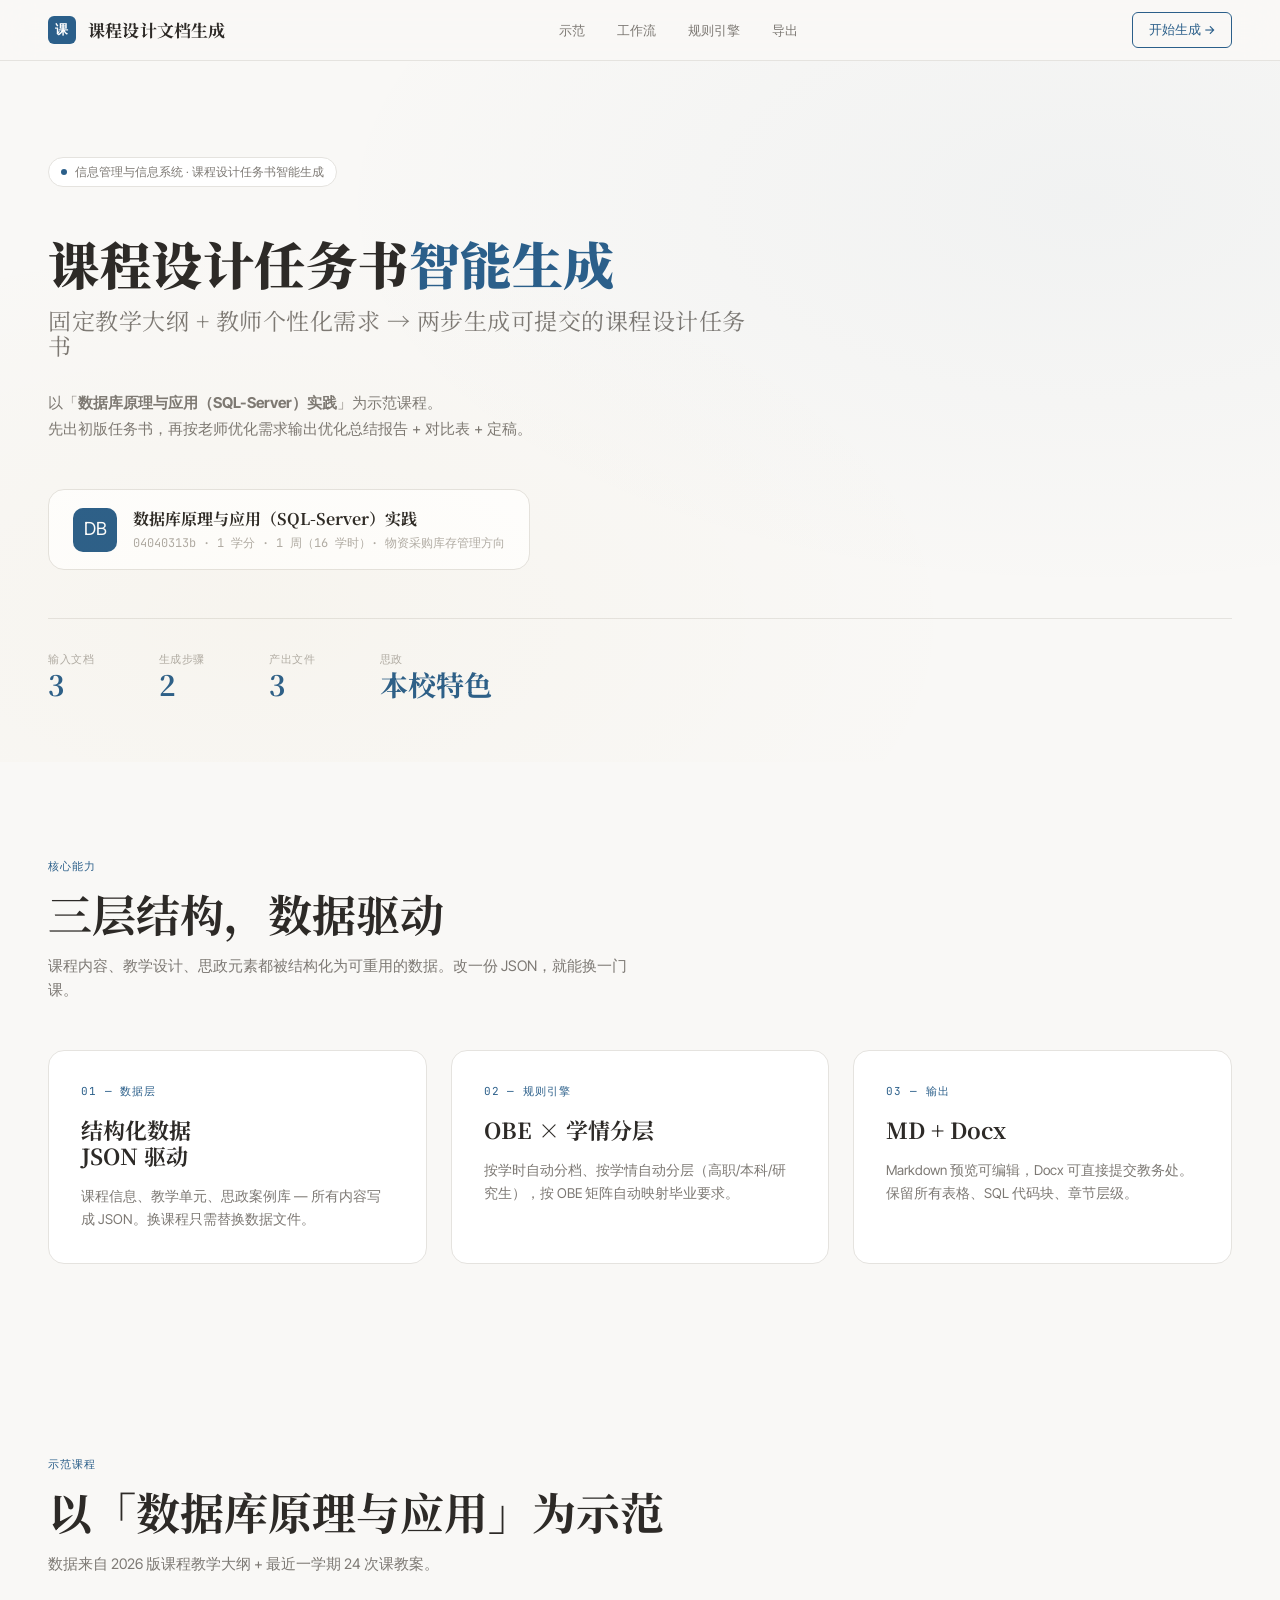
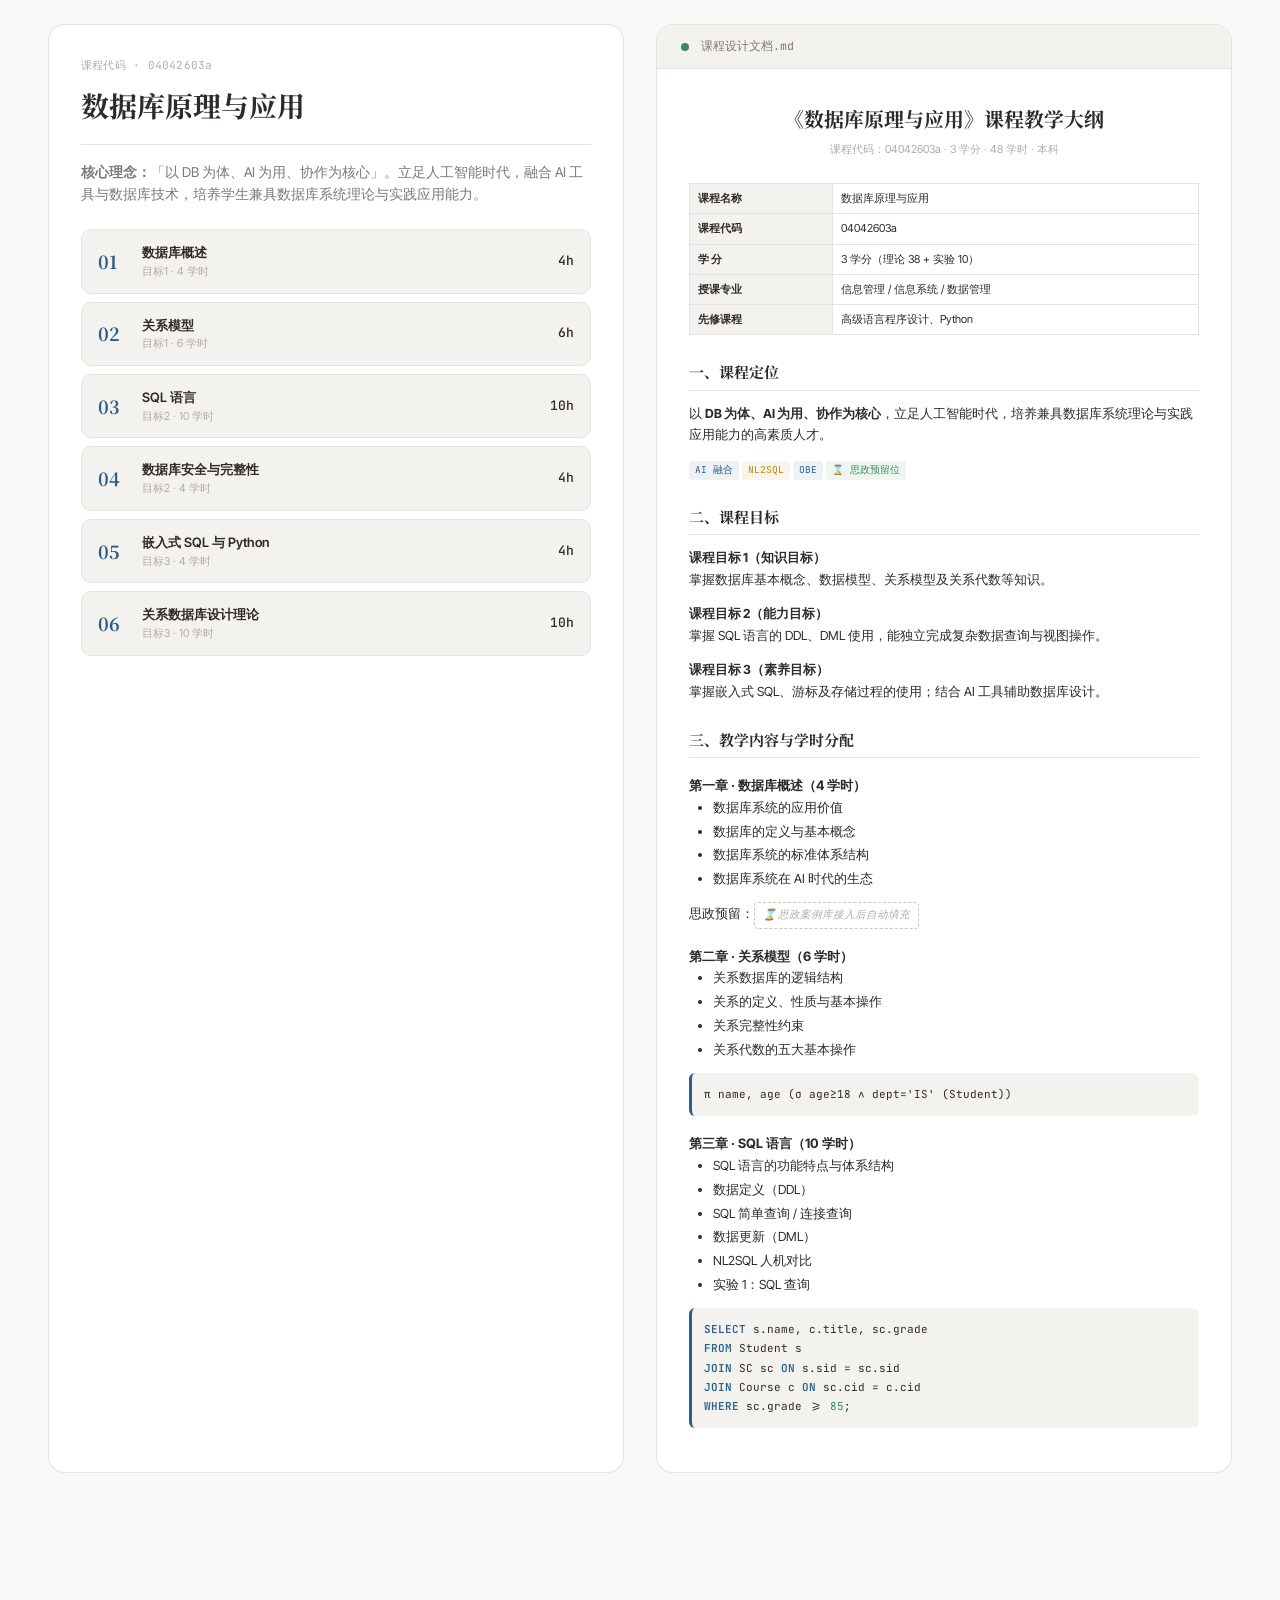
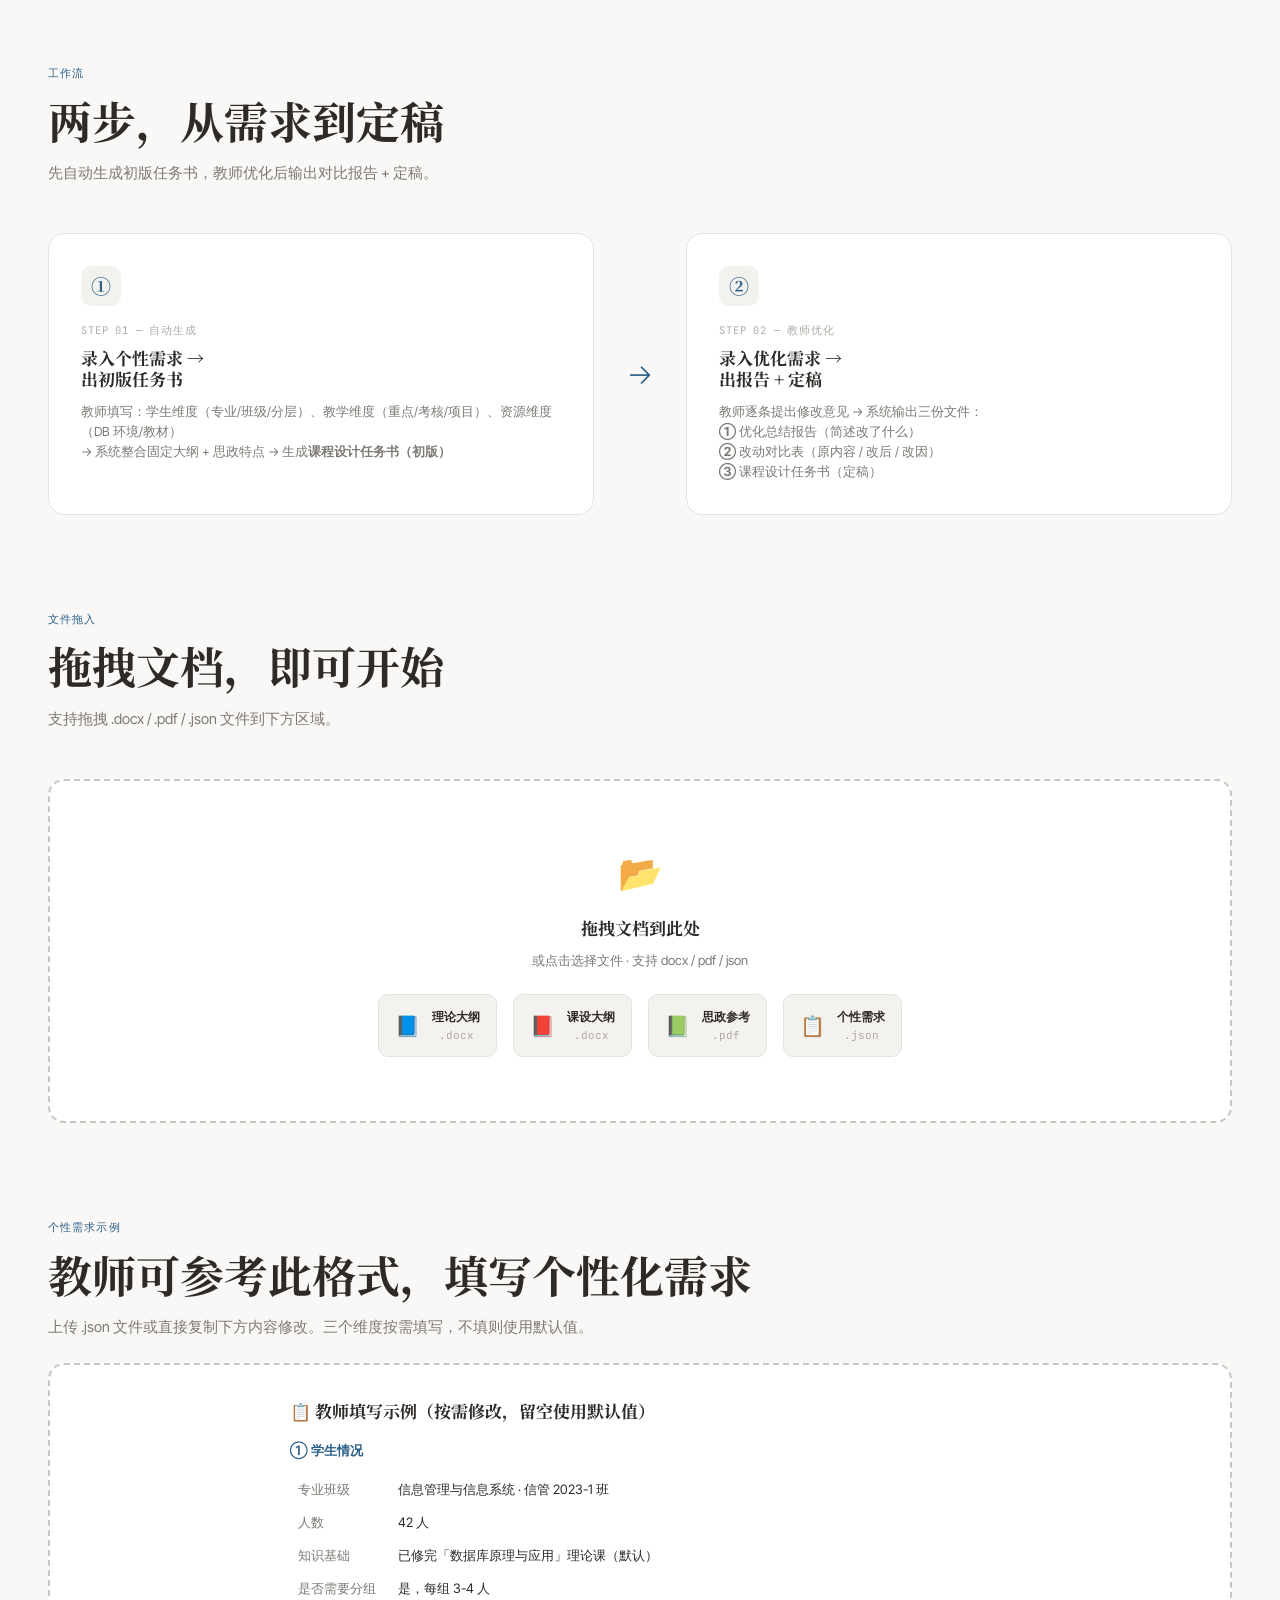
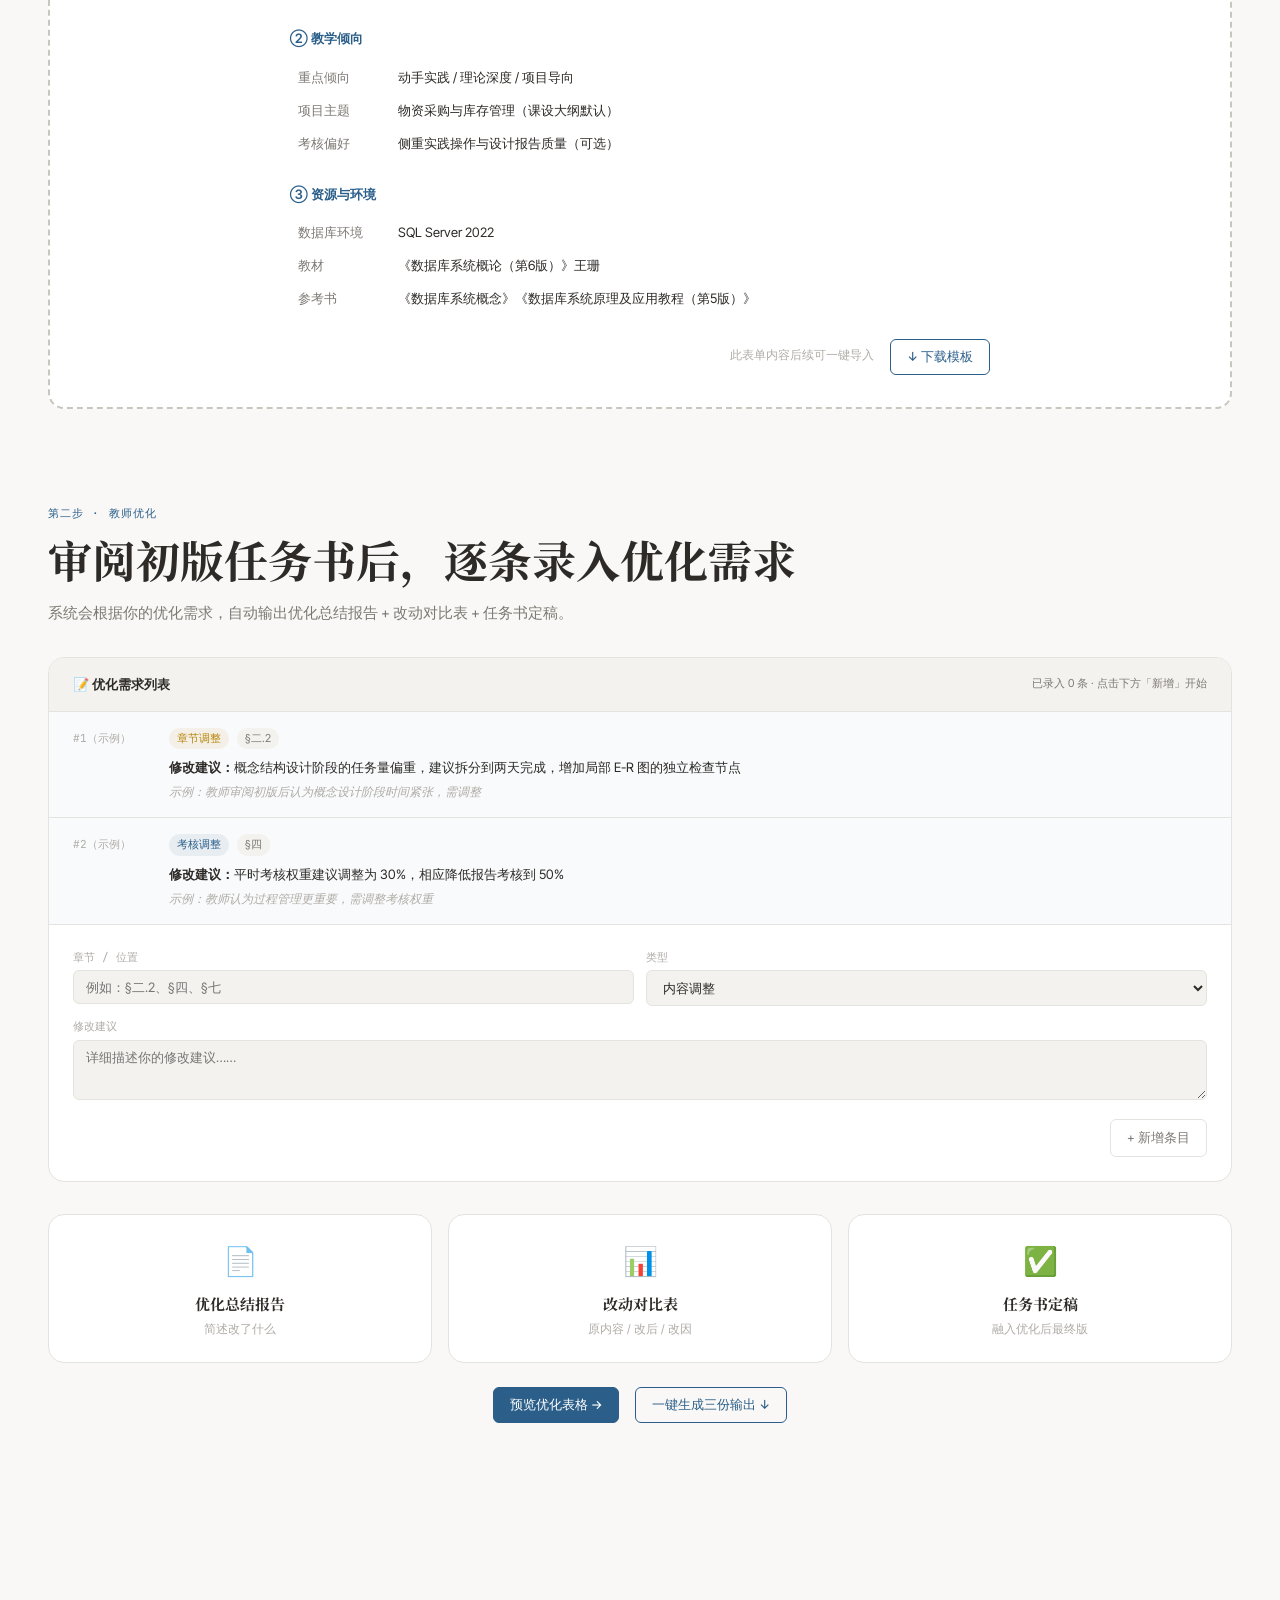
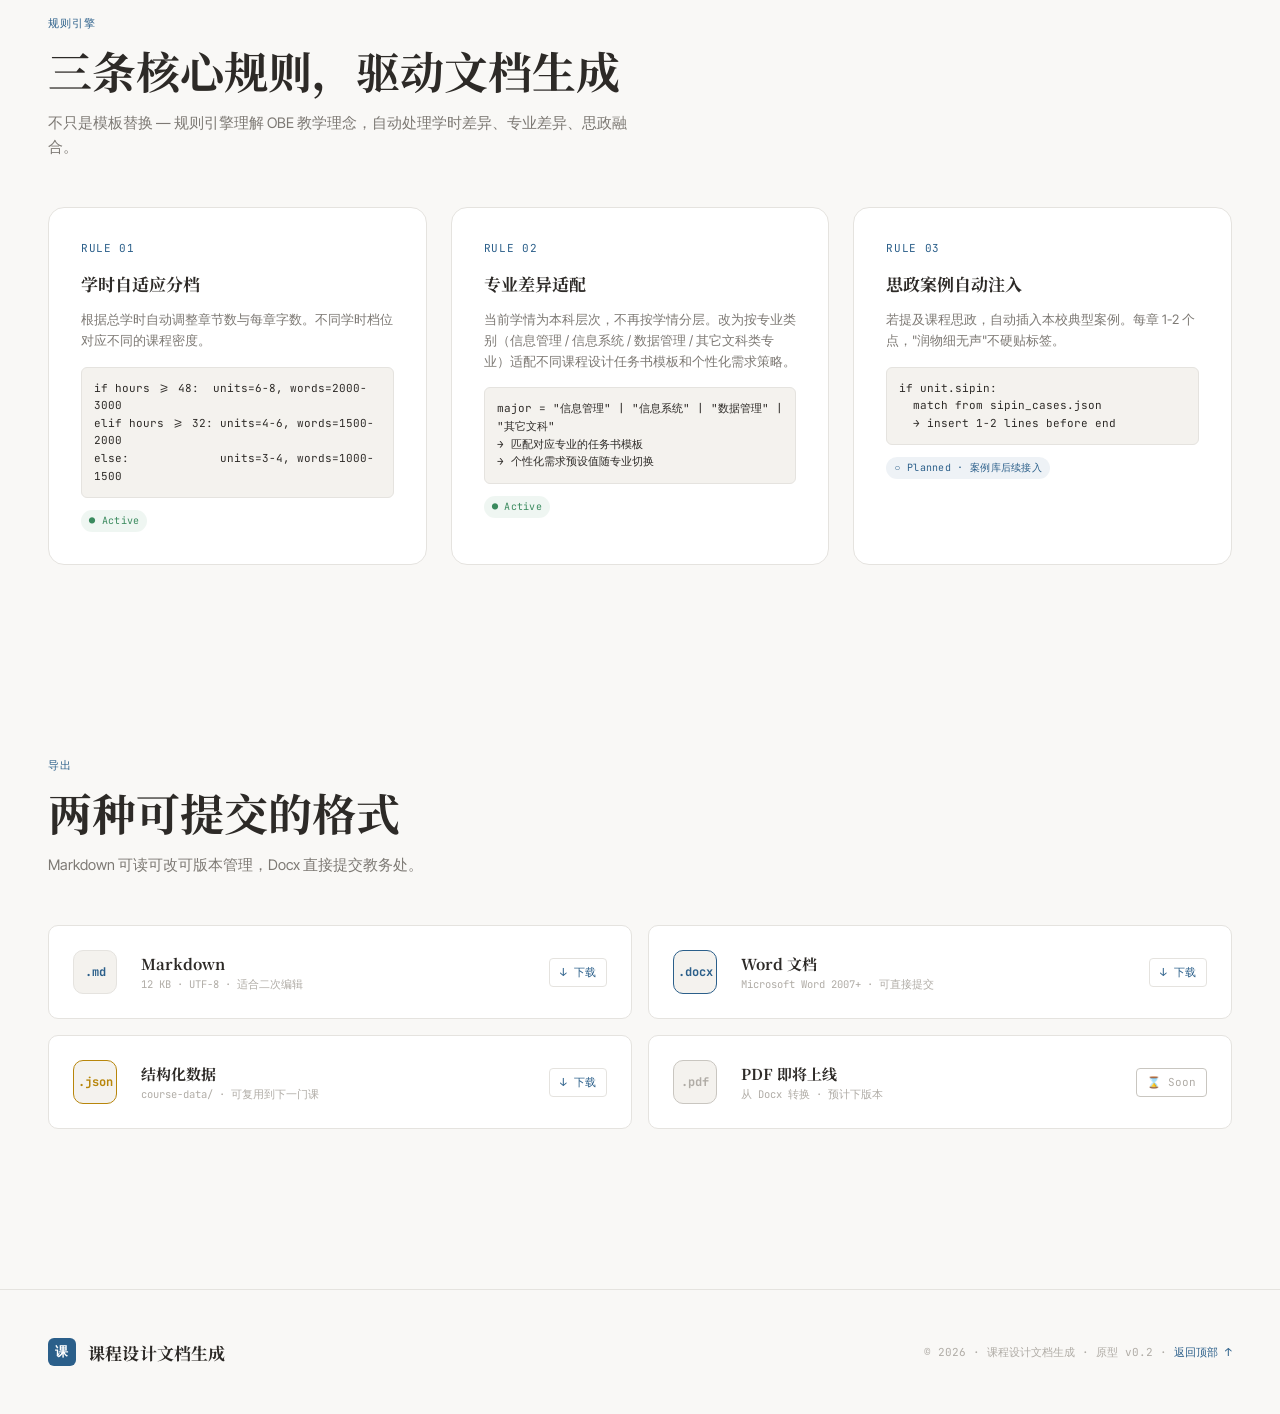
<file: docs/prototype/index.html>
<!DOCTYPE html>
<html lang="zh-CN">
<head>
<meta charset="UTF-8">
<meta name="viewport" content="width=device-width, initial-scale=1.0">
<title>课程设计文档生成 — 以「数据库原理与应用」为例</title>

<!-- Preconnect + Fonts -->
<link rel="preconnect" href="https://fonts.googleapis.com">
<link rel="preconnect" href="https://fonts.gstatic.com" crossorigin>
<link href="https://fonts.googleapis.com/css2?family=Noto+Serif+SC:wght@400;600;700;900&family=Inter+Tight:wght@300;400;500;600;700&family=JetBrains+Mono:wght@400;500;700&display=swap" rel="stylesheet">

<style>
:root {
  /* Surface — warm academic light */
  --bg: #F9F8F6;
  --bg-2: #F4F2EE;
  --surface: #FFFFFF;
  --surface-2: #FAF9F7;
  --border: #E5E3DF;
  --border-strong: #C9C6C0;

  /* Text */
  --text: #2D2A27;
  --text-2: #7D7974;
  --text-3: #B0ACA6;
  --text-muted: #D0CDC7;

  /* Accents */
  --accent: #2B5F8A;       /* academic blue */
  --accent-soft: #4A82B0;
  --accent-light: #7BA5C8;
  --gold: #B8860B;          /* academic gold */
  --gold-soft: #D4A847;
  --green: #3A8A5E;
  --red: #C9544A;

  /* Typography */
  --font-display: 'Noto Serif SC', Georgia, 'Times New Roman', serif;
  --font-body: 'Inter Tight', -apple-system, BlinkMacSystemFont, 'Segoe UI', sans-serif;
  --font-mono: 'JetBrains Mono', 'SF Mono', Menlo, Consolas, monospace;

  /* Spacing scale */
  --s-1: 4px;  --s-2: 8px;  --s-3: 12px;
  --s-4: 16px; --s-5: 24px; --s-6: 32px;
  --s-7: 48px; --s-8: 64px; --s-9: 96px; --s-10: 128px;

  /* Radius */
  --r-sm: 6px; --r-md: 10px; --r-lg: 16px; --r-xl: 24px;

  /* Shadows */
  --shadow-1: 0 1px 2px rgba(0,0,0,0.06);
  --shadow-2: 0 8px 24px rgba(0,0,0,0.06);
}

* { box-sizing: border-box; margin: 0; padding: 0; }
html { scroll-behavior: smooth; }

body {
  font-family: var(--font-body);
  font-size: 15px;
  line-height: 1.6;
  color: var(--text);
  background: var(--bg);
  -webkit-font-smoothing: antialiased;
}

.wrap { max-width: 1280px; margin: 0 auto; padding: 0 var(--s-7); }
@media (max-width: 768px) { .wrap { padding: 0 var(--s-5); } }

/* NAV */
.nav {
  position: sticky; top: 0; z-index: 100;
  background: rgba(249,248,246,0.85);
  backdrop-filter: blur(16px);
  border-bottom: 1px solid var(--border);
}
.nav-inner {
  display: flex; align-items: center;
  justify-content: space-between;
  height: 60px;
}
.brand {
  display: flex; align-items: center; gap: var(--s-3);
  font-family: var(--font-display);
  font-size: 17px;
  font-weight: 700;
  color: var(--text);
  letter-spacing: 0.01em;
}
.brand-mark {
  width: 28px; height: 28px;
  border-radius: 6px;
  background: var(--accent);
  display: grid; place-items: center;
  font-family: var(--font-mono);
  font-size: 13px; font-weight: 700;
  color: #fff;
}
.nav-links {
  display: flex; gap: var(--s-6);
  font-size: 13px;
  color: var(--text-2);
}
.nav-links a { color: inherit; text-decoration: none; }
.nav-links a:hover { color: var(--accent); }
.nav-cta {
  padding: 7px 16px;
  border: 1px solid var(--accent);
  border-radius: var(--r-sm);
  font-size: 12.5px; font-weight: 500;
  color: var(--accent);
  text-decoration: none;
  transition: all 0.2s;
}
.nav-cta:hover { background: var(--accent); color: #fff; }

/* HERO — new light academic */
.hero {
  padding: var(--s-9) 0 var(--s-8);
  position: relative;
  overflow: hidden;
}
.hero::before {
  content: '';
  position: absolute; inset: 0;
  background:
    radial-gradient(ellipse at 85% 20%, rgba(43,95,138,0.04), transparent 50%),
    radial-gradient(ellipse at 20% 80%, rgba(184,134,11,0.03), transparent 50%);
  pointer-events: none;
}
.hero-tag {
  display: inline-flex; align-items: center; gap: var(--s-2);
  padding: 5px 12px;
  border: 1px solid var(--border);
  border-radius: 100px;
  font-size: 11.5px;
  color: var(--text-2);
  background: var(--surface);
  margin-bottom: var(--s-7);
}
.hero-tag .dot {
  width: 6px; height: 6px;
  border-radius: 50%;
  background: var(--accent);
  animation: pulse 2s infinite;
}
@keyframes pulse { 0%,100%{opacity:1} 50%{opacity:0.4} }

.hero-title {
  font-family: var(--font-display);
  font-size: clamp(30px, 4vw, 52px);
  font-weight: 900;
  line-height: 1.1;
  letter-spacing: 0.01em;
  color: var(--text);
  max-width: 720px;
}
.hero-title .sub {
  display: block;
  font-size: 0.45em;
  font-weight: 400;
  color: var(--text-2);
  margin-top: var(--s-4);
}
.hero-desc {
  font-size: 15px;
  line-height: 1.7;
  color: var(--text-2);
  max-width: 600px;
  margin-top: var(--s-6);
}

.hero-course {
  display: inline-flex; align-items: center; gap: var(--s-4);
  padding: var(--s-4) var(--s-5);
  margin-top: var(--s-7);
  background: var(--surface);
  border: 1px solid var(--border);
  border-radius: var(--r-lg);
}
.hero-course-icon {
  width: 44px; height: 44px;
  border-radius: var(--r-md);
  background: var(--accent);
  display: grid; place-items: center;
  color: #fff; font-size: 18px;
}
.hero-course-info { display: flex; flex-direction: column; gap: 2px; }
.hero-course-name {
  font-family: var(--font-display);
  font-size: 16px;
  font-weight: 700;
  color: var(--text);
}
.hero-course-meta {
  font-size: 12px;
  color: var(--text-3);
  font-family: var(--font-mono);
}
.hero-stats {
  display: flex; gap: var(--s-8);
  margin-top: var(--s-7);
  padding-top: var(--s-6);
  border-top: 1px solid var(--border);
}
.hero-stat { display: flex; flex-direction: column; gap: 2px; }
.hero-stat-label {
  font-family: var(--font-mono); font-size: 10.5px;
  color: var(--text-3); letter-spacing: 0.06em;
  text-transform: uppercase;
}
.hero-stat-value {
  font-family: var(--font-display);
  font-size: 28px; font-weight: 700;
  color: var(--accent); line-height: 1;
}

/* SECTION */
.section { padding: var(--s-9) 0; }
.section-tag {
  font-family: var(--font-mono); font-size: 11px;
  color: var(--accent); letter-spacing: 0.1em;
  margin-bottom: var(--s-3);
}
.section-title {
  font-family: var(--font-display);
  font-size: clamp(28px, 3.5vw, 44px);
  font-weight: 700;
  color: var(--text);
  line-height: 1.15;
}
.section-sub {
  font-size: 14.5px;
  color: var(--text-2);
  max-width: 600px;
  margin-top: var(--s-4);
  line-height: 1.65;
}

/* CAPABILITIES */
.caps {
  display: grid;
  grid-template-columns: repeat(3, 1fr);
  gap: var(--s-5);
  margin-top: var(--s-7);
}
@media (max-width: 900px) { .caps { grid-template-columns: 1fr; } }
.cap {
  background: var(--surface);
  border: 1px solid var(--border);
  border-radius: var(--r-lg);
  padding: var(--s-6);
  transition: all 0.2s;
}
.cap:hover {
  border-color: var(--accent); box-shadow: var(--shadow-2);
}
.cap-num {
  font-family: var(--font-mono); font-size: 11px;
  color: var(--accent); letter-spacing: 0.08em;
}
.cap-title {
  font-family: var(--font-display);
  font-size: 22px; font-weight: 700;
  color: var(--text); margin-top: var(--s-4);
  line-height: 1.2;
}
.cap-desc {
  font-size: 13.5px; color: var(--text-2);
  line-height: 1.7; margin-top: var(--s-4);
}

/* SHOWCASE */
.showcase {
  display: grid;
  grid-template-columns: 1fr 1fr;
  gap: var(--s-6);
  margin-top: var(--s-7);
}
@media (max-width: 1024px) { .showcase { grid-template-columns: 1fr; } }

.showcase-card {
  background: var(--surface);
  border: 1px solid var(--border);
  border-radius: var(--r-lg);
  padding: var(--s-6);
}
.showcase-card .code {
  font-family: var(--font-mono); font-size: 11px;
  color: var(--text-3); letter-spacing: 0.02em;
}
.showcase-card .name {
  font-family: var(--font-display);
  font-size: 28px; font-weight: 700;
  color: var(--text); margin-top: var(--s-2);
}
.showcase-card .tagline {
  font-size: 13.5px; color: var(--text-2);
  line-height: 1.65; margin-top: var(--s-4);
  padding-top: var(--s-4);
  border-top: 1px solid var(--border);
}

.unit-list { margin-top: var(--s-5); display: flex; flex-direction: column; gap: var(--s-2); }
.unit {
  display: grid;
  grid-template-columns: 32px 1fr 48px;
  align-items: center; gap: var(--s-3);
  padding: var(--s-3) var(--s-4);
  border: 1px solid var(--border);
  border-radius: var(--r-md);
  background: var(--bg-2);
  cursor: pointer;
  transition: all 0.15s;
}
.unit:hover { border-color: var(--accent); }
.unit-num {
  font-family: var(--font-display); font-size: 18px;
  font-weight: 700; color: var(--accent);
}
.unit-name { font-size: 13px; font-weight: 600; }
.unit-meta { font-size: 11px; color: var(--text-3); }
.unit-hours { text-align: right; font-family: var(--font-mono); font-size: 13px; font-weight: 500; }

/* PREVIEW PANE */
.preview-pane {
  background: #fff; color: #2D2A27;
  border: 1px solid var(--border);
  border-radius: var(--r-lg);
  overflow: hidden;
  display: flex; flex-direction: column;
}
.preview-head {
  padding: var(--s-3) var(--s-5);
  background: var(--bg-2);
  border-bottom: 1px solid var(--border);
  display: flex; align-items: center; gap: var(--s-3);
  font-family: var(--font-mono); font-size: 11.5px; color: var(--text-2);
}
.preview-head .live { width: 8px; height: 8px; border-radius: 50%; background: var(--green); }
.preview-body {
  padding: var(--s-6) var(--s-6);
  font-size: 12.5px; line-height: 1.75;
  flex: 1; overflow-y: auto; min-height: 400px;
}
.preview-body .doc-title {
  font-family: var(--font-display);
  font-size: 20px; font-weight: 700;
  text-align: center; margin-bottom: 4px;
}
.preview-body .doc-sub {
  text-align: center; font-size: 11px; color: var(--text-3);
  margin-bottom: var(--s-5);
}
.preview-body .doc-table {
  width: 100%; border-collapse: collapse; margin-bottom: var(--s-4); font-size: 11px;
}
.preview-body .doc-table th, .preview-body .doc-table td {
  border: 1px solid var(--border); padding: 5px 8px; text-align: left;
}
.preview-body .doc-table th {
  background: var(--bg-2); font-weight: 600; width: 28%;
}
.preview-body h3 {
  font-family: var(--font-display); font-size: 15px; font-weight: 700;
  margin-top: var(--s-5); margin-bottom: var(--s-3);
  border-bottom: 1px solid var(--border);
  padding-bottom: 4px;
}
.preview-body h4 { font-size: 13px; font-weight: 700; margin-top: var(--s-4); }
.preview-body p { margin-bottom: var(--s-3); }
.preview-body ul { margin-left: var(--s-5); margin-bottom: var(--s-3); }
.preview-body ul li { margin-bottom: 2px; }
.preview-body .sql {
  font-family: var(--font-mono); font-size: 11px;
  background: var(--bg-2); padding: var(--s-3);
  border-radius: var(--r-sm); margin: var(--s-3) 0;
  border-left: 3px solid var(--accent);
  white-space: pre-wrap;
}
.preview-body .tag {
  display: inline-block; padding: 1px 6px; border-radius: 3px;
  font-family: var(--font-mono); font-size: 9.5px;
  background: rgba(43,95,138,0.08); color: var(--accent);
  margin-right: 3px;
}
.preview-body .tag.ai { background: rgba(184,134,11,0.08); color: var(--gold); }
.preview-body .tag.sipin { background: rgba(58,138,94,0.08); color: var(--green); }
.preview-body .placeholder {
  display: inline-block; padding: 3px 8px;
  border: 1px dashed var(--border-strong);
  border-radius: 4px; color: var(--text-3);
  font-size: 10.5px; font-style: italic;
}

/* WORKFLOW */
.workflow {
  display: grid;
  grid-template-columns: repeat(4, 1fr);
  gap: var(--s-4);
  margin-top: var(--s-7);
}
@media (max-width: 1024px) { .workflow { grid-template-columns: repeat(2, 1fr); } }
@media (max-width: 600px) { .workflow { grid-template-columns: 1fr; } }
.step {
  background: var(--surface);
  border: 1px solid var(--border);
  border-radius: var(--r-lg);
  padding: var(--s-6);
}
.step-icon {
  width: 40px; height: 40px;
  border-radius: var(--r-md);
  background: var(--bg-2);
  display: grid; place-items: center;
  font-family: var(--font-display); font-size: 20px;
  font-weight: 700; color: var(--accent);
  margin-bottom: var(--s-4);
}
.step-num {
  font-family: var(--font-mono); font-size: 10.5px;
  color: var(--text-3); letter-spacing: 0.08em;
}
.step-title {
  font-family: var(--font-display);
  font-size: 17px; font-weight: 700;
  color: var(--text); margin-top: var(--s-2);
  line-height: 1.25;
}
.step-desc {
  font-size: 12.5px; color: var(--text-2);
  line-height: 1.6; margin-top: var(--s-3);
}

/* DROP ZONE */
.drop-zone {
  border: 2px dashed var(--border-strong);
  border-radius: var(--r-lg);
  padding: var(--s-8) var(--s-6);
  text-align: center;
  background: var(--surface);
  cursor: pointer;
  transition: all 0.2s;
  margin-top: var(--s-7);
}
.drop-zone:hover, .drop-zone.dragover {
  border-color: var(--accent);
  background: rgba(43,95,138,0.03);
}
.drop-zone-icon {
  font-size: 36px; margin-bottom: var(--s-3);
}
.drop-zone-title {
  font-family: var(--font-display); font-size: 17px; font-weight: 700;
  color: var(--text);
}
.drop-zone-sub {
  font-size: 13px; color: var(--text-2); margin-top: var(--s-2);
}
.drop-zone-files {
  display: flex; gap: var(--s-4); justify-content: center;
  margin-top: var(--s-5); flex-wrap: wrap;
}
.drop-file {
  display: flex; align-items: center; gap: var(--s-3);
  padding: var(--s-3) var(--s-4);
  background: var(--bg-2);
  border: 1px solid var(--border);
  border-radius: var(--r-md);
  font-size: 12px;
}
.drop-file .icon { font-size: 20px; }
.drop-file .name { font-weight: 600; }
.drop-file .type { color: var(--text-3); font-family: var(--font-mono); font-size: 11px; }

/* Example code block */
.example-code pre { line-height: 1.7; }

/* RULES */
.rules-grid {
  display: grid;
  grid-template-columns: repeat(3, 1fr);
  gap: var(--s-5); margin-top: var(--s-7);
}
@media (max-width: 900px) { .rules-grid { grid-template-columns: 1fr; } }
.rule {
  background: var(--surface);
  border: 1px solid var(--border);
  border-radius: var(--r-lg);
  padding: var(--s-6);
}
.rule-num {
  font-family: var(--font-mono); font-size: 11px;
  color: var(--accent); letter-spacing: 0.06em;
}
.rule-title {
  font-family: var(--font-display);
  font-size: 17px; font-weight: 700;
  color: var(--text); margin-top: var(--s-3);
}
.rule-body {
  font-size: 13px; color: var(--text-2);
  line-height: 1.6; margin-top: var(--s-3);
}
.rule-code {
  font-family: var(--font-mono); font-size: 11px;
  background: var(--bg-2); padding: var(--s-3); border-radius: var(--r-sm);
  border: 1px solid var(--border); margin-top: var(--s-4);
  white-space: pre-wrap;
}
.rule-status {
  display: inline-flex; align-items: center; gap: 6px;
  padding: 3px 8px; border-radius: 100px;
  font-family: var(--font-mono); font-size: 10px;
  margin-top: var(--s-3); letter-spacing: 0.03em;
}
.rule-status.active { background: rgba(58,138,94,0.08); color: var(--green); }
.rule-status.planned { background: rgba(43,95,138,0.08); color: var(--accent); }

/* EXPORT */
.export-list {
  display: grid;
  grid-template-columns: repeat(2, 1fr);
  gap: var(--s-4);
  margin-top: var(--s-7);
}
@media (max-width: 768px) { .export-list { grid-template-columns: 1fr; } }
.export-item {
  display: flex; align-items: center; gap: var(--s-5);
  padding: var(--s-5);
  background: var(--surface);
  border: 1px solid var(--border);
  border-radius: var(--r-md);
  cursor: pointer;
  transition: all 0.15s;
}
.export-item:hover { border-color: var(--accent); }
.export-icon {
  width: 44px; height: 44px;
  border-radius: var(--r-md);
  background: var(--bg-2);
  border: 1px solid var(--border);
  display: grid; place-items: center;
  font-family: var(--font-mono); font-size: 12px; font-weight: 700;
  color: var(--accent);
}
.export-name { font-family: var(--font-display); font-size: 15px; font-weight: 700; color: var(--text); }
.export-meta { font-family: var(--font-mono); font-size: 10.5px; color: var(--text-3); }
.export-action {
  margin-left: auto;
  font-family: var(--font-mono); font-size: 11px;
  padding: 5px 10px; border: 1px solid var(--border);
  border-radius: 4px; color: var(--accent);
}

/* FOOTER */
.footer {
  border-top: 1px solid var(--border);
  padding: var(--s-7) 0;
  margin-top: var(--s-8);
}
.footer-inner {
  display: flex;
  justify-content: space-between;
  align-items: center;
  flex-wrap: wrap; gap: var(--s-4);
}
.footer-meta {
  font-family: var(--font-mono); font-size: 11px; color: var(--text-3);
}
.footer-meta a { color: var(--accent); text-decoration: none; }

/* UTILITY */
.rise { animation: rise 0.6s cubic-bezier(0.15,0.85,0.25,1) backwards; }
.rise-1 { animation-delay: 0.05s; }
.rise-2 { animation-delay: 0.1s; }
.rise-3 { animation-delay: 0.15s; }
.rise-4 { animation-delay: 0.2s; }
.rise-5 { animation-delay: 0.25s; }

@keyframes rise {
  from { opacity: 0; transform: translateY(16px); }
  to { opacity: 1; transform: translateY(0); }
}
</style>
</head>
<body>

<!-- NAV -->
<nav class="nav">
  <div class="wrap nav-inner">
    <div class="brand">
      <div class="brand-mark">课</div>
      <div class="brand-text"><strong>课程设计文档</strong>生成</div>
    </div>
    <div class="nav-links">
      <a href="#showcase">示范</a>
      <a href="#workflow">工作流</a>
      <a href="#rules">规则引擎</a>
      <a href="#export">导出</a>
    </div>
    <a href="#showcase" class="nav-cta">开始生成 →</a>
  </div>
</nav>

<!-- HERO -->
<section class="hero">
  <div class="wrap">
    <div class="hero-tag rise rise-1">
      <span class="dot"></span>
      <span>信息管理与信息系统 · 课程设计任务书智能生成</span>
    </div>

    <h1 class="hero-title rise rise-2">
      课程设计任务书<span style="color:var(--accent)">智能生成</span>
      <span class="sub">固定教学大纲 + 教师个性化需求 → 两步生成可提交的课程设计任务书</span>
    </h1>

    <p class="hero-desc rise rise-3">
      以「<strong>数据库原理与应用（SQL-Server）实践</strong>」为示范课程。<br>
      先出初版任务书，再按老师优化需求输出优化总结报告 + 对比表 + 定稿。
    </p>

    <div class="hero-course rise rise-4">
      <div class="hero-course-icon">DB</div>
      <div class="hero-course-info">
        <div class="hero-course-name">数据库原理与应用（SQL-Server）实践</div>
        <div class="hero-course-meta">04040313b · 1 学分 · 1 周（16 学时）· 物资采购库存管理方向</div>
      </div>
    </div>

    <div class="hero-stats rise rise-5">
      <div class="hero-stat">
        <div class="hero-stat-label">输入文档</div>
        <div class="hero-stat-value">3</div>
      </div>
      <div class="hero-stat">
        <div class="hero-stat-label">生成步骤</div>
        <div class="hero-stat-value">2</div>
      </div>
      <div class="hero-stat">
        <div class="hero-stat-label">产出文件</div>
        <div class="hero-stat-value">3</div>
      </div>
      <div class="hero-stat">
        <div class="hero-stat-label">思政</div>
        <div class="hero-stat-value">本校特色</div>
      </div>
    </div>
  </div>
</section>

<!-- CAPABILITIES -->
<section class="section" id="capabilities">
  <div class="wrap">
    <div class="section-tag">核心能力</div>
    <h2 class="section-title">三层结构，数据驱动</h2>
    <p class="section-sub">课程内容、教学设计、思政元素都被结构化为可重用的数据。改一份 JSON，就能换一门课。</p>

    <div class="caps">
      <div class="cap">
        <div class="cap-num">01 — 数据层</div>
        <h3 class="cap-title">结构化数据<br>JSON 驱动</h3>
        <p class="cap-desc">课程信息、教学单元、思政案例库 — 所有内容写成 JSON。换课程只需替换数据文件。</p>
      </div>
      <div class="cap">
        <div class="cap-num">02 — 规则引擎</div>
        <h3 class="cap-title">OBE × 学情分层</h3>
        <p class="cap-desc">按学时自动分档、按学情自动分层（高职/本科/研究生），按 OBE 矩阵自动映射毕业要求。</p>
      </div>
      <div class="cap">
        <div class="cap-num">03 — 输出</div>
        <h3 class="cap-title">MD + Docx</h3>
        <p class="cap-desc">Markdown 预览可编辑，Docx 可直接提交教务处。保留所有表格、SQL 代码块、章节层级。</p>
      </div>
    </div>
  </div>
</section>

<!-- SHOWCASE -->
<section class="section" id="showcase">
  <div class="wrap">
    <div class="section-tag">示范课程</div>
    <h2 class="section-title">以「数据库原理与应用」为示范</h2>
    <p class="section-sub">数据来自 2026 版课程教学大纲 + 最近一学期 24 次课教案。</p>

    <div class="showcase">
      <div class="showcase-card">
        <div class="code">课程代码 · 04042603a</div>
        <div class="name">数据库原理与应用</div>
        <p class="tagline"><strong>核心理念：</strong>「以 DB 为体、AI 为用、协作为核心」。立足人工智能时代，融合 AI 工具与数据库技术，培养学生兼具数据库系统理论与实践应用能力。</p>

        <div class="unit-list">
          <div class="unit">
            <div class="unit-num">01</div>
            <div><div class="unit-name">数据库概述</div><div class="unit-meta">目标1 · 4 学时</div></div>
            <div class="unit-hours">4h</div>
          </div>
          <div class="unit">
            <div class="unit-num">02</div>
            <div><div class="unit-name">关系模型</div><div class="unit-meta">目标1 · 6 学时</div></div>
            <div class="unit-hours">6h</div>
          </div>
          <div class="unit">
            <div class="unit-num">03</div>
            <div><div class="unit-name">SQL 语言</div><div class="unit-meta">目标2 · 10 学时</div></div>
            <div class="unit-hours">10h</div>
          </div>
          <div class="unit">
            <div class="unit-num">04</div>
            <div><div class="unit-name">数据库安全与完整性</div><div class="unit-meta">目标2 · 4 学时</div></div>
            <div class="unit-hours">4h</div>
          </div>
          <div class="unit">
            <div class="unit-num">05</div>
            <div><div class="unit-name">嵌入式 SQL 与 Python</div><div class="unit-meta">目标3 · 4 学时</div></div>
            <div class="unit-hours">4h</div>
          </div>
          <div class="unit">
            <div class="unit-num">06</div>
            <div><div class="unit-name">关系数据库设计理论</div><div class="unit-meta">目标3 · 10 学时</div></div>
            <div class="unit-hours">10h</div>
          </div>
        </div>
      </div>

      <!-- Preview pane -->
      <div class="preview-pane">
        <div class="preview-head">
          <span class="live"></span>
          课程设计文档.md
        </div>
        <div class="preview-body">
          <div class="doc-title">《数据库原理与应用》课程教学大纲</div>
          <div class="doc-sub">课程代码：04042603a · 3 学分 · 48 学时 · 本科</div>

          <table class="doc-table">
            <tr><th>课程名称</th><td>数据库原理与应用</td></tr>
            <tr><th>课程代码</th><td>04042603a</td></tr>
            <tr><th>学  分</th><td>3 学分（理论 38 + 实验 10）</td></tr>
            <tr><th>授课专业</th><td>信息管理 / 信息系统 / 数据管理</td></tr>
            <tr><th>先修课程</th><td>高级语言程序设计、Python</td></tr>
          </table>

          <h3>一、课程定位</h3>
          <p>以 <strong>DB 为体、AI 为用、协作为核心</strong>，立足人工智能时代，培养兼具数据库系统理论与实践应用能力的高素质人才。</p>
          <p><span class="tag">AI 融合</span><span class="tag ai">NL2SQL</span><span class="tag">OBE</span><span class="tag sipin">⌛ 思政预留位</span></p>

          <h3>二、课程目标</h3>
          <p><strong>课程目标 1（知识目标）</strong><br>掌握数据库基本概念、数据模型、关系模型及关系代数等知识。</p>
          <p><strong>课程目标 2（能力目标）</strong><br>掌握 SQL 语言的 DDL、DML 使用，能独立完成复杂数据查询与视图操作。</p>
          <p><strong>课程目标 3（素养目标）</strong><br>掌握嵌入式 SQL、游标及存储过程的使用；结合 AI 工具辅助数据库设计。</p>

          <h3>三、教学内容与学时分配</h3>
          <h4>第一章 · 数据库概述（4 学时）</h4>
          <ul>
            <li>数据库系统的应用价值</li>
            <li>数据库的定义与基本概念</li>
            <li>数据库系统的标准体系结构</li>
            <li>数据库系统在 AI 时代的生态</li>
          </ul>
          <p>思政预留：<span class="placeholder">⌛ 思政案例库接入后自动填充</span></p>

          <h4>第二章 · 关系模型（6 学时）</h4>
          <ul>
            <li>关系数据库的逻辑结构</li>
            <li>关系的定义、性质与基本操作</li>
            <li>关系完整性约束</li>
            <li>关系代数的五大基本操作</li>
          </ul>
          <div class="sql">π name, age (σ age≥18 ∧ dept='IS' (Student))</div>

          <h4>第三章 · SQL 语言（10 学时）</h4>
          <ul>
            <li>SQL 语言的功能特点与体系结构</li>
            <li>数据定义（DDL）</li>
            <li>SQL 简单查询 / 连接查询</li>
            <li>数据更新（DML）</li>
            <li>NL2SQL 人机对比</li>
            <li>实验 1：SQL 查询</li>
          </ul>
          <div class="sql"><span style="color:#2B5F8A;font-weight:600">SELECT</span> s.name, c.title, sc.grade
<span style="color:#2B5F8A;font-weight:600">FROM</span> Student s
<span style="color:#2B5F8A;font-weight:600">JOIN</span> SC sc <span style="color:#2B5F8A;font-weight:600">ON</span> s.sid = sc.sid
<span style="color:#2B5F8A;font-weight:600">JOIN</span> Course c <span style="color:#2B5F8A;font-weight:600">ON</span> sc.cid = c.cid
<span style="color:#2B5F8A;font-weight:600">WHERE</span> sc.grade >= <span style="color:#3A8A5E">85</span>;</div>
        </div>
      </div>
    </div>
  </div>
</section>

<!-- WORKFLOW — 两步流程 -->
<section class="section" id="workflow">
  <div class="wrap">
    <div class="section-tag">工作流</div>
    <h2 class="section-title">两步，从需求到定稿</h2>
    <p class="section-sub">先自动生成初版任务书，教师优化后输出对比报告 + 定稿。</p>

    <div class="workflow" style="grid-template-columns: 1fr 60px 1fr;">
      <div class="step">
        <div class="step-icon">①</div>
        <div class="step-num">STEP 01 — 自动生成</div>
        <h3 class="step-title">录入个性需求 →<br>出初版任务书</h3>
        <p class="step-desc">
          教师填写：学生维度（专业/班级/分层）、教学维度（重点/考核/项目）、资源维度（DB 环境/教材）<br>
          → 系统整合固定大纲 + 思政特点 → 生成<strong>课程设计任务书（初版）</strong>
        </p>
      </div>

      <div style="display:flex;align-items:center;justify-content:center;font-size:28px;color:var(--accent);font-weight:300;">→</div>

      <div class="step">
        <div class="step-icon">②</div>
        <div class="step-num">STEP 02 — 教师优化</div>
        <h3 class="step-title">录入优化需求 →<br>出报告 + 定稿</h3>
        <p class="step-desc">
          教师逐条提出修改意见 → 系统输出三份文件：<br>
          <strong>①</strong> 优化总结报告（简述改了什么）<br>
          <strong>②</strong> 改动对比表（原内容 / 改后 / 改因）<br>
          <strong>③</strong> 课程设计任务书（定稿）
        </p>
      </div>
    </div>
  </div>
</section>

<!-- DROP ZONE -->
<section class="section" style="padding-top:0;">
  <div class="wrap">
    <div class="section-tag">文件拖入</div>
    <h2 class="section-title">拖拽文档，即可开始</h2>
    <p class="section-sub">支持拖拽 .docx / .pdf / .json 文件到下方区域。</p>

    <div class="drop-zone" id="dropZone">
      <div class="drop-zone-icon">📂</div>
      <div class="drop-zone-title">拖拽文档到此处</div>
      <div class="drop-zone-sub">或点击选择文件 · 支持 docx / pdf / json</div>
      <div class="drop-zone-files">
        <div class="drop-file">
          <span class="icon">📘</span>
          <div><div class="name">理论大纲</div><div class="type">.docx</div></div>
        </div>
        <div class="drop-file">
          <span class="icon">📕</span>
          <div><div class="name">课设大纲</div><div class="type">.docx</div></div>
        </div>
        <div class="drop-file">
          <span class="icon">📗</span>
          <div><div class="name">思政参考</div><div class="type">.pdf</div></div>
        </div>
        <div class="drop-file">
          <span class="icon">📋</span>
          <div><div class="name">个性需求</div><div class="type">.json</div></div>
        </div>
      </div>
    </div>
  </div>
</section>

<!-- 个性需求示例 -->
<section class="section" style="padding-top:0;">
  <div class="wrap">
    <div class="section-tag">个性需求示例</div>
    <h2 class="section-title">教师可参考此格式，填写个性化需求</h2>
    <p class="section-sub">上传 .json 文件或直接复制下方内容修改。三个维度按需填写，不填则使用默认值。</p>

    <div class="drop-zone" style="cursor:default;margin-top:var(--s-5);padding:var(--s-6);text-align:left">
      <div style="max-width:700px;margin:0 auto">
        <div style="font-family:var(--font-display);font-size:17px;font-weight:700;margin-bottom:var(--s-4)">📋 教师填写示例（按需修改，留空使用默认值）</div>

        <div style="margin-bottom:var(--s-5)">
          <div style="font-size:13px;font-weight:600;color:var(--accent);margin-bottom:var(--s-3)">① 学生情况</div>
          <table style="width:100%;border-collapse:collapse;font-size:13px">
            <tr><td style="padding:6px 8px;width:100px;color:var(--text-2)">专业班级</td><td style="padding:6px 8px">信息管理与信息系统 · 信管 2023-1 班</td></tr>
            <tr><td style="padding:6px 8px;color:var(--text-2)">人数</td><td style="padding:6px 8px">42 人</td></tr>
            <tr><td style="padding:6px 8px;color:var(--text-2)">知识基础</td><td style="padding:6px 8px">已修完「数据库原理与应用」理论课（默认）</td></tr>
            <tr><td style="padding:6px 8px;color:var(--text-2)">是否需要分组</td><td style="padding:6px 8px">是，每组 3-4 人</td></tr>
          </table>
        </div>

        <div style="margin-bottom:var(--s-5)">
          <div style="font-size:13px;font-weight:600;color:var(--accent);margin-bottom:var(--s-3)">② 教学倾向</div>
          <table style="width:100%;border-collapse:collapse;font-size:13px">
            <tr><td style="padding:6px 8px;width:100px;color:var(--text-2)">重点倾向</td><td style="padding:6px 8px">动手实践 / 理论深度 / 项目导向</td></tr>
            <tr><td style="padding:6px 8px;color:var(--text-2)">项目主题</td><td style="padding:6px 8px">物资采购与库存管理（课设大纲默认）</td></tr>
            <tr><td style="padding:6px 8px;color:var(--text-2)">考核偏好</td><td style="padding:6px 8px">侧重实践操作与设计报告质量（可选）</td></tr>
          </table>
        </div>

        <div style="margin-bottom:var(--s-5)">
          <div style="font-size:13px;font-weight:600;color:var(--accent);margin-bottom:var(--s-3)">③ 资源与环境</div>
          <table style="width:100%;border-collapse:collapse;font-size:13px">
            <tr><td style="padding:6px 8px;width:100px;color:var(--text-2)">数据库环境</td><td style="padding:6px 8px">SQL Server 2022</td></tr>
            <tr><td style="padding:6px 8px;color:var(--text-2)">教材</td><td style="padding:6px 8px">《数据库系统概论（第6版）》王珊</td></tr>
            <tr><td style="padding:6px 8px;color:var(--text-2)">参考书</td><td style="padding:6px 8px">《数据库系统概念》《数据库系统原理及应用教程（第5版）》</td></tr>
          </table>
        </div>

        <div style="display:flex;gap:var(--s-4);margin-top:var(--s-4);justify-content:flex-end">
          <span style="font-size:12px;color:var(--text-3);line-height:32px">此表单内容后续可一键导入</span>
          <div class="nav-cta" onclick="alert('导入功能在实现阶段启用')">↓ 下载模板</div>
        </div>
      </div>
    </div>
  </div>
</section>

<!-- 第二步：优化需求 -->
<section class="section" id="optimize" style="padding-top:0;">
  <div class="wrap">
    <div class="section-tag">第二步 · 教师优化</div>
    <h2 class="section-title">审阅初版任务书后，逐条录入优化需求</h2>
    <p class="section-sub">系统会根据你的优化需求，自动输出优化总结报告 + 改动对比表 + 任务书定稿。</p>

    <div style="margin-top:var(--s-6)">
      <div style="background:var(--surface);border:1px solid var(--border);border-radius:var(--r-lg);overflow:hidden">
        <div style="display:flex;align-items:center;justify-content:space-between;padding:var(--s-4) var(--s-5);border-bottom:1px solid var(--border);background:var(--bg-2);font-size:13px;font-weight:600">
          <span>📝 优化需求列表</span>
          <span style="font-size:11px;color:var(--text-2);font-weight:400">已录入 0 条 · 点击下方「新增」开始</span>
        </div>

        <!-- 示例优化条目 -->
        <div style="padding:var(--s-4) var(--s-5);border-bottom:1px solid var(--border);background:rgba(43,95,138,0.03)">
          <div style="display:flex;align-items:flex-start;gap:var(--s-4)">
            <div style="width:80px;font-family:var(--font-mono);font-size:11px;color:var(--text-3);padding-top:2px">#1（示例）</div>
            <div style="flex:1">
              <div style="display:flex;flex-wrap:wrap;gap:var(--s-2);margin-bottom:var(--s-2)">
                <span style="font-size:11px;padding:2px 8px;background:rgba(184,134,11,0.08);color:var(--gold);border-radius:100px">章节调整</span>
                <span style="font-size:11px;padding:2px 8px;background:var(--bg-2);color:var(--text-2);border-radius:100px">§二.2</span>
              </div>
              <div style="font-size:13px;color:var(--text);margin-bottom:4px">
                <strong>修改建议：</strong>概念结构设计阶段的任务量偏重，建议拆分到两天完成，增加局部 E-R 图的独立检查节点
              </div>
              <div style="font-size:12px;color:var(--text-3)">
                <em>示例：教师审阅初版后认为概念设计阶段时间紧张，需调整</em>
              </div>
            </div>
          </div>
        </div>

        <div style="padding:var(--s-4) var(--s-5);border-bottom:1px solid var(--border);background:rgba(43,95,138,0.03)">
          <div style="display:flex;align-items:flex-start;gap:var(--s-4)">
            <div style="width:80px;font-family:var(--font-mono);font-size:11px;color:var(--text-3);padding-top:2px">#2（示例）</div>
            <div style="flex:1">
              <div style="display:flex;flex-wrap:wrap;gap:var(--s-2);margin-bottom:var(--s-2)">
                <span style="font-size:11px;padding:2px 8px;background:rgba(43,95,138,0.08);color:var(--accent);border-radius:100px">考核调整</span>
                <span style="font-size:11px;padding:2px 8px;background:var(--bg-2);color:var(--text-2);border-radius:100px">§四</span>
              </div>
              <div style="font-size:13px;color:var(--text);margin-bottom:4px">
                <strong>修改建议：</strong>平时考核权重建议调整为 30%，相应降低报告考核到 50%
              </div>
              <div style="font-size:12px;color:var(--text-3)">
                <em>示例：教师认为过程管理更重要，需调整考核权重</em>
              </div>
            </div>
          </div>
        </div>

        <!-- 新增条目 -->
        <div style="padding:var(--s-5);display:flex;flex-direction:column;gap:var(--s-3)">
          <div style="display:flex;gap:var(--s-3)">
            <div style="flex:1">
              <div style="font-size:11px;color:var(--text-3);font-family:var(--font-mono);margin-bottom:var(--s-1)">章节 / 位置</div>
              <input type="text" placeholder="例如：§二.2、§四、§七" style="width:100%;padding:8px 12px;border:1px solid var(--border);border-radius:var(--r-sm);font-family:var(--font-body);font-size:13px;background:var(--bg-2);color:var(--text)">
            </div>
            <div style="flex:1">
              <div style="font-size:11px;color:var(--text-3);font-family:var(--font-mono);margin-bottom:var(--s-1)">类型</div>
              <select style="width:100%;padding:8px 12px;border:1px solid var(--border);border-radius:var(--r-sm);font-family:var(--font-body);font-size:13px;background:var(--bg-2);color:var(--text)">
                <option>内容调整</option>
                <option>章节调整</option>
                <option>考核调整</option>
                <option>思政调整</option>
                <option>交付物调整</option>
                <option>进度调整</option>
                <option>其它</option>
              </select>
            </div>
          </div>
          <div>
            <div style="font-size:11px;color:var(--text-3);font-family:var(--font-mono);margin-bottom:var(--s-1)">修改建议</div>
            <textarea placeholder="详细描述你的修改建议……" style="width:100%;padding:8px 12px;border:1px solid var(--border);border-radius:var(--r-sm);font-family:var(--font-body);font-size:13px;background:var(--bg-2);color:var(--text);min-height:60px;resize:vertical"></textarea>
          </div>
          <div style="display:flex;gap:var(--s-3);justify-content:flex-end">
            <div class="btn-ghost" style="padding:8px 16px;border:1px solid var(--border);border-radius:var(--r-sm);font-size:12.5px;color:var(--text-2);cursor:pointer" onclick="alert('新增条目在实现阶段启用')">+ 新增条目</div>
          </div>
        </div>
      </div>
    </div>

    <!-- 输出区预览 -->
    <div style="margin-top:var(--s-6);display:grid;grid-template-columns:1fr 1fr 1fr;gap:var(--s-4)">
      <div style="background:var(--surface);border:1px solid var(--border);border-radius:var(--r-lg);padding:var(--s-5);text-align:center">
        <div style="font-size:28px;margin-bottom:var(--s-2)">📄</div>
        <div style="font-family:var(--font-display);font-size:15px;font-weight:700">优化总结报告</div>
        <div style="font-size:11.5px;color:var(--text-3);margin-top:4px">简述改了什么</div>
      </div>
      <div style="background:var(--surface);border:1px solid var(--border);border-radius:var(--r-lg);padding:var(--s-5);text-align:center">
        <div style="font-size:28px;margin-bottom:var(--s-2)">📊</div>
        <div style="font-family:var(--font-display);font-size:15px;font-weight:700">改动对比表</div>
        <div style="font-size:11.5px;color:var(--text-3);margin-top:4px">原内容 / 改后 / 改因</div>
      </div>
      <div style="background:var(--surface);border:1px solid var(--border);border-radius:var(--r-lg);padding:var(--s-5);text-align:center">
        <div style="font-size:28px;margin-bottom:var(--s-2)">✅</div>
        <div style="font-family:var(--font-display);font-size:15px;font-weight:700">任务书定稿</div>
        <div style="font-size:11.5px;color:var(--text-3);margin-top:4px">融入优化后最终版</div>
      </div>
    </div>

    <div style="display:flex;gap:var(--s-4);margin-top:var(--s-5);justify-content:center">
      <div class="nav-cta" style="background:var(--accent);color:#fff;border-color:var(--accent);cursor:pointer" onclick="alert('生成功能在实现阶段启用')">预览优化表格 →</div>
      <div class="nav-cta" style="cursor:pointer" onclick="alert('生成功能在实现阶段启用')">一键生成三份输出 ↓</div>
    </div>
  </div>
</section>

<!-- RULES ENGINE -->
<section class="section" id="rules">
  <div class="wrap">
    <div class="section-tag">规则引擎</div>
    <h2 class="section-title">三条核心规则，驱动文档生成</h2>
    <p class="section-sub">不只是模板替换 — 规则引擎理解 OBE 教学理念，自动处理学时差异、专业差异、思政融合。</p>

    <div class="rules-grid">
      <div class="rule">
        <div class="rule-num">RULE 01</div>
        <h3 class="rule-title">学时自适应分档</h3>
        <p class="rule-body">根据总学时自动调整章节数与每章字数。不同学时档位对应不同的课程密度。</p>
        <pre class="rule-code">if hours >= 48:  units=6-8, words=2000-3000
elif hours >= 32: units=4-6, words=1500-2000
else:             units=3-4, words=1000-1500</pre>
        <span class="rule-status active">● Active</span>
      </div>

      <div class="rule">
        <div class="rule-num">RULE 02</div>
        <h3 class="rule-title">专业差异适配</h3>
        <p class="rule-body">当前学情为本科层次，不再按学情分层。改为按专业类别（信息管理 / 信息系统 / 数据管理 / 其它文科类专业）适配不同课程设计任务书模板和个性化需求策略。</p>
        <pre class="rule-code">major = "信息管理" | "信息系统" | "数据管理" | "其它文科"
→ 匹配对应专业的任务书模板
→ 个性化需求预设值随专业切换</pre>
        <span class="rule-status active">● Active</span>
      </div>

      <div class="rule">
        <div class="rule-num">RULE 03</div>
        <h3 class="rule-title">思政案例自动注入</h3>
        <p class="rule-body">若提及课程思政，自动插入本校典型案例。每章 1-2 个点，"润物细无声"不硬贴标签。</p>
        <pre class="rule-code">if unit.sipin:
  match from sipin_cases.json
  → insert 1-2 lines before end</pre>
        <span class="rule-status planned">○ Planned · 案例库后续接入</span>
      </div>
    </div>
  </div>
</section>

<!-- EXPORT -->
<section class="section" id="export">
  <div class="wrap">
    <div class="section-tag">导出</div>
    <h2 class="section-title">两种可提交的格式</h2>
    <p class="section-sub">Markdown 可读可改可版本管理，Docx 直接提交教务处。</p>

    <div class="export-list">
      <div class="export-item">
        <div class="export-icon">.md</div>
        <div>
          <div class="export-name">Markdown</div>
          <div class="export-meta">12 KB · UTF-8 · 适合二次编辑</div>
        </div>
        <div class="export-action">↓ 下载</div>
      </div>
      <div class="export-item">
        <div class="export-icon" style="color:var(--accent);border-color:var(--accent)">.docx</div>
        <div>
          <div class="export-name">Word 文档</div>
          <div class="export-meta">Microsoft Word 2007+ · 可直接提交</div>
        </div>
        <div class="export-action">↓ 下载</div>
      </div>
      <div class="export-item">
        <div class="export-icon" style="color:var(--gold);border-color:var(--gold)">.json</div>
        <div>
          <div class="export-name">结构化数据</div>
          <div class="export-meta">course-data/ · 可复用到下一门课</div>
        </div>
        <div class="export-action">↓ 下载</div>
      </div>
      <div class="export-item">
        <div class="export-icon" style="color:var(--text-3);border-color:var(--border-strong)">.pdf</div>
        <div>
          <div class="export-name">PDF 即将上线</div>
          <div class="export-meta">从 Docx 转换 · 预计下版本</div>
        </div>
        <div class="export-action" style="color:var(--text-3);border-color:var(--border-strong)">⌛ Soon</div>
      </div>
    </div>
  </div>
</section>

<!-- FOOTER -->
<footer class="footer">
  <div class="wrap footer-inner">
    <div class="brand">
      <div class="brand-mark">课</div>
      <div class="brand-text"><strong>课程设计文档</strong>生成</div>
    </div>
    <div class="footer-meta">
      © 2026 · 课程设计文档生成 · 原型 v0.2 · <a href="#">返回顶部 ↑</a>
    </div>
  </div>
</footer>

<script>
document.querySelectorAll('.unit').forEach(u => u.addEventListener('click', () => {
  document.querySelector('#showcase').scrollIntoView({ behavior: 'smooth' });
}));
// Export click
document.querySelectorAll('.export-item').forEach(item => {
  item.addEventListener('click', () => alert('下载功能在实现阶段启用。本版本为设计原型。'));
});

// Drag & Drop
const dropZone = document.getElementById('dropZone');
if (dropZone) {
  ['dragenter', 'dragover'].forEach(evt => {
    dropZone.addEventListener(evt, e => {
      e.preventDefault();
      dropZone.classList.add('dragover');
    });
  });
  ['dragleave', 'drop'].forEach(evt => {
    dropZone.addEventListener(evt, e => {
      e.preventDefault();
      dropZone.classList.remove('dragover');
    });
  });
  dropZone.addEventListener('drop', e => {
    const files = Array.from(e.dataTransfer.files);
    const names = files.map(f => f.name).join('、');
    dropZone.querySelector('.drop-zone-title').textContent = `已拖入 ${files.length} 个文件`;
    dropZone.querySelector('.drop-zone-sub').textContent = names;
  });
  dropZone.addEventListener('click', () => {
    alert('文件选择对话框在实现阶段启用。\n本版本为设计原型。');
  });
}

console.log('课程设计任务书智能生成 · 设计原型 v0.3');
</script>

</body>
</html>
</file>
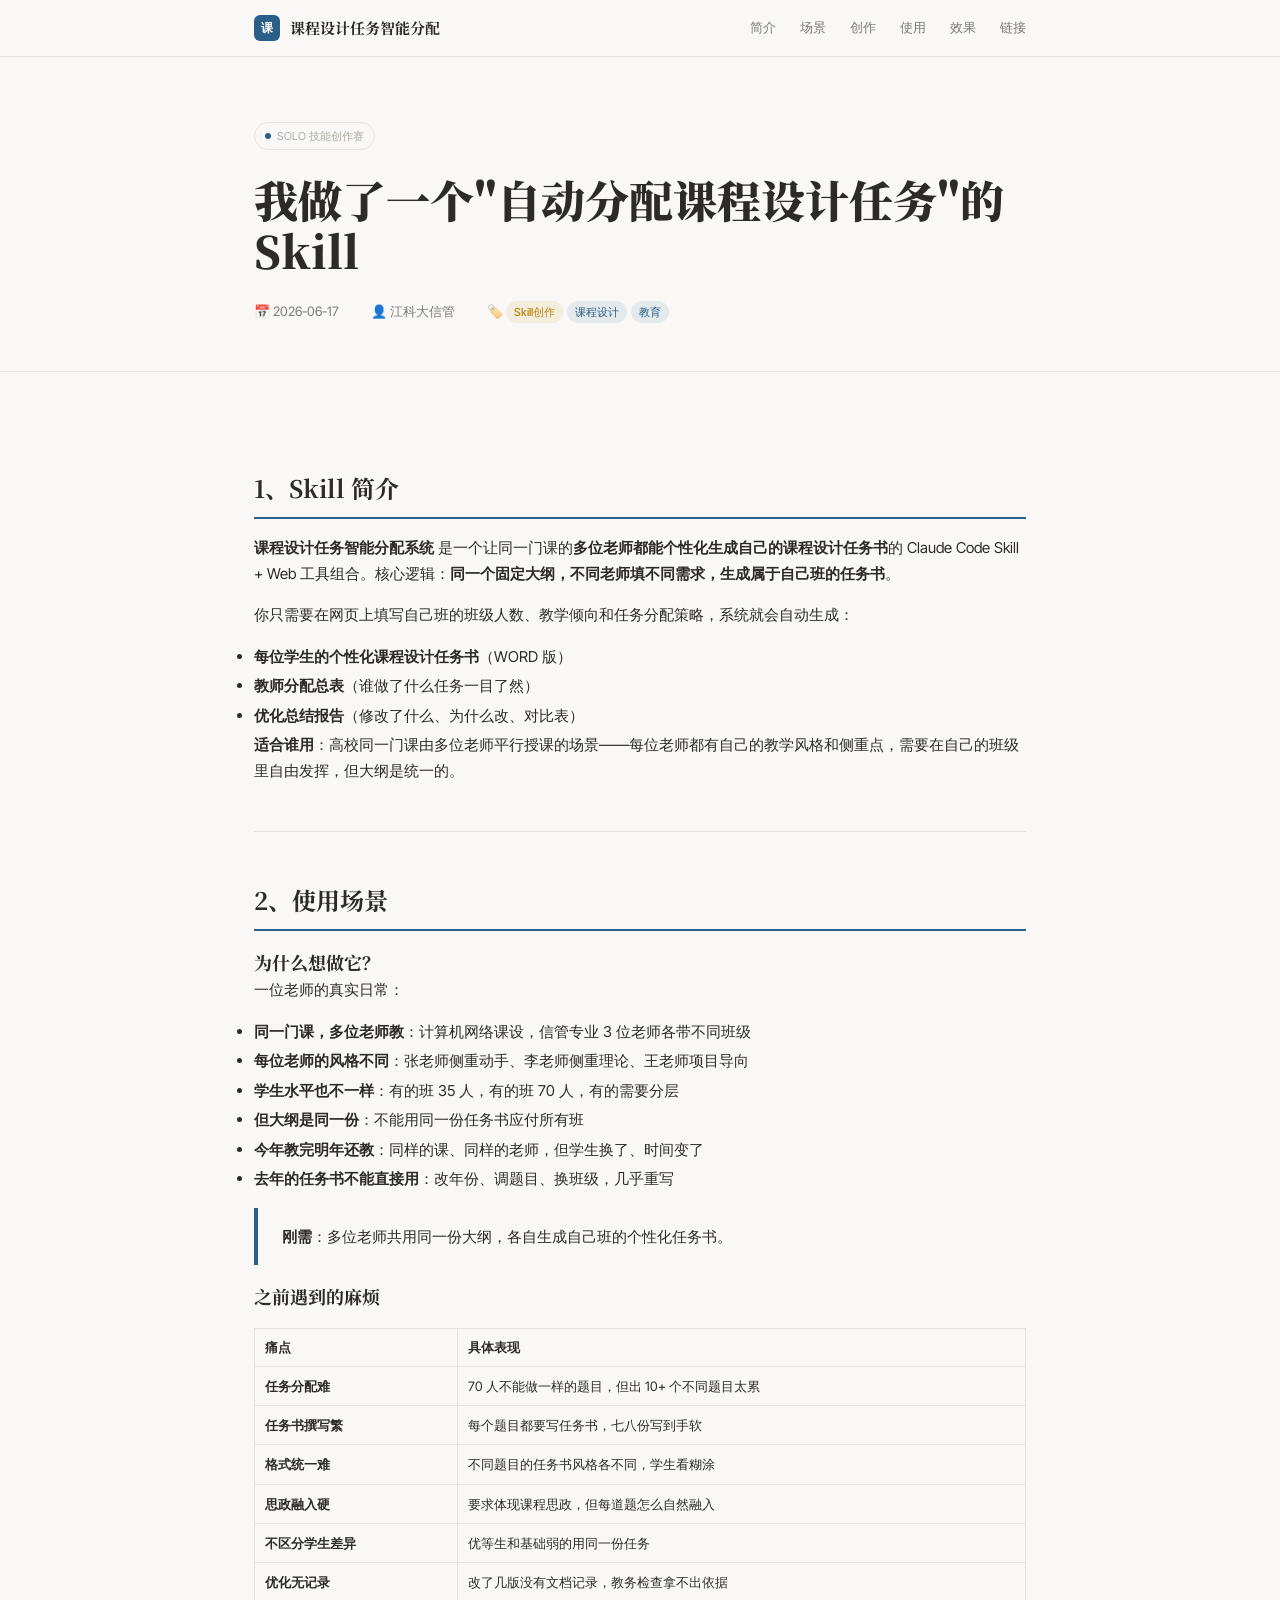
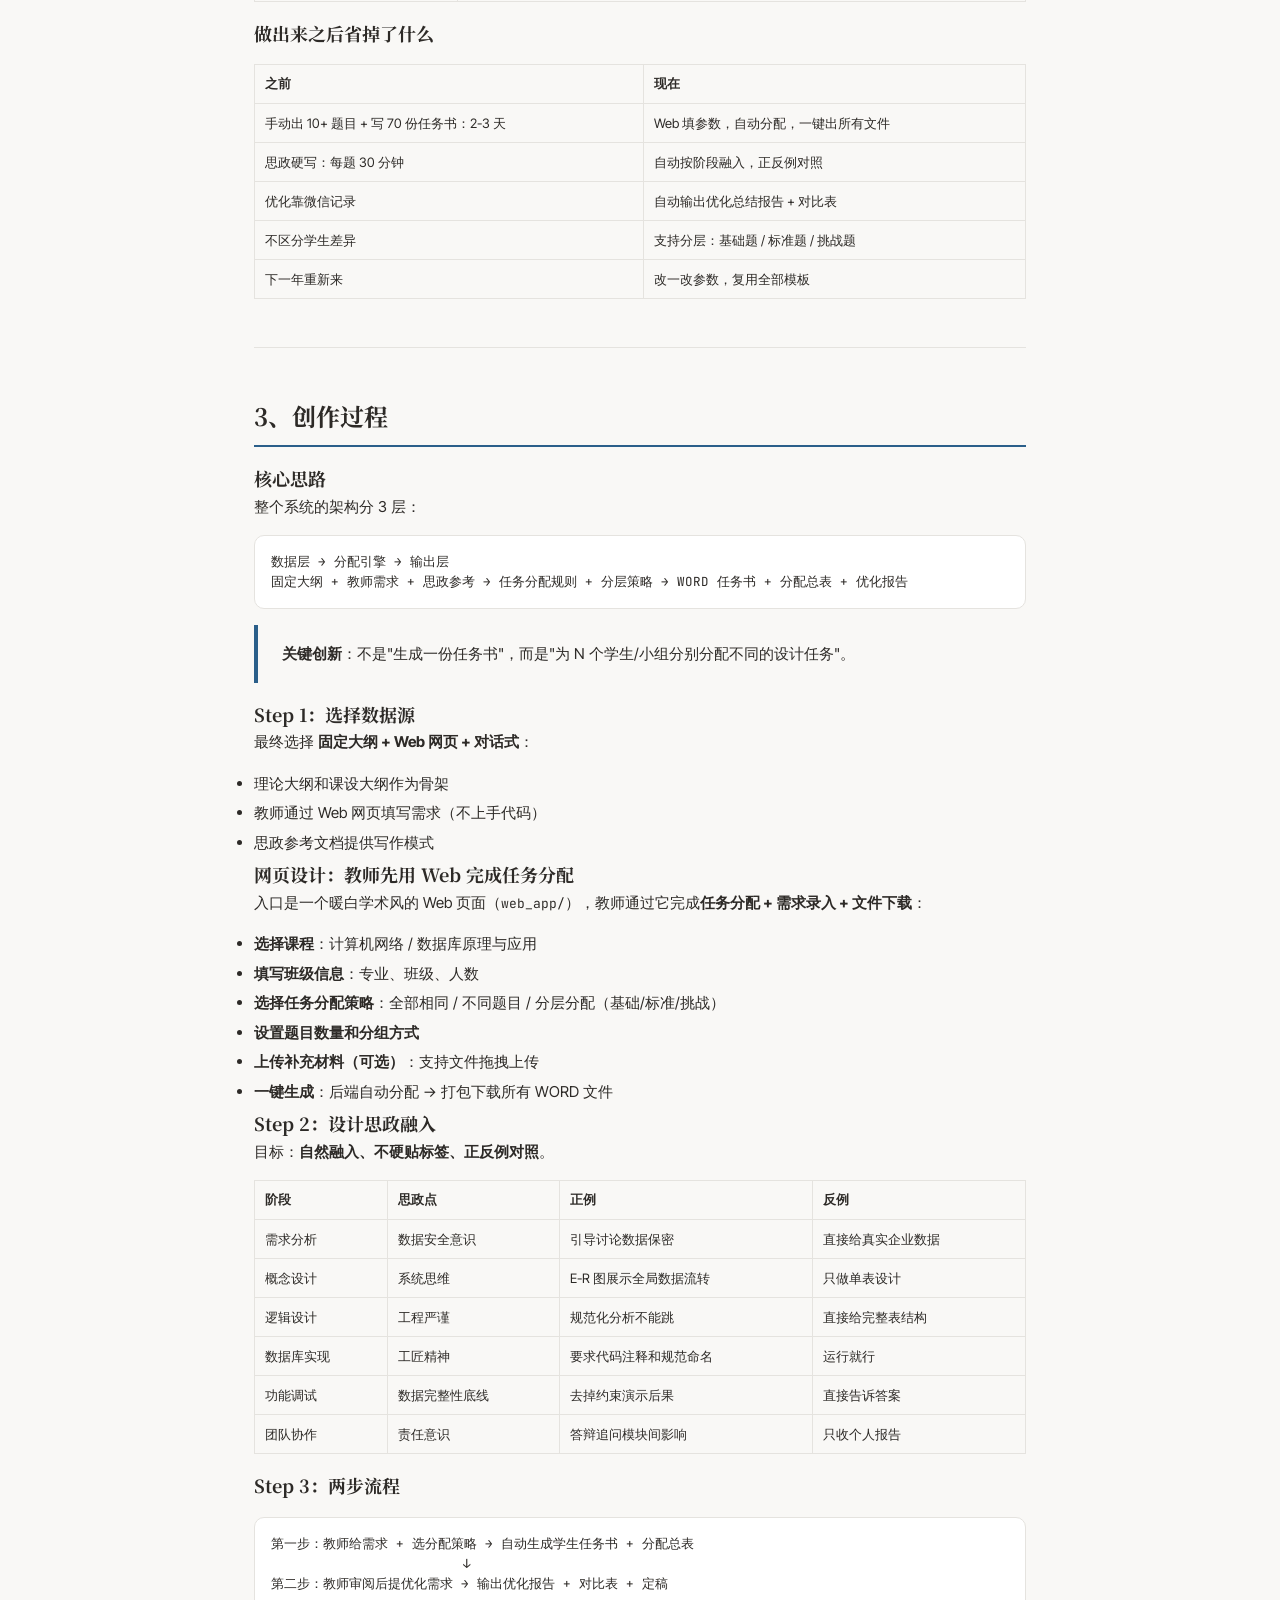
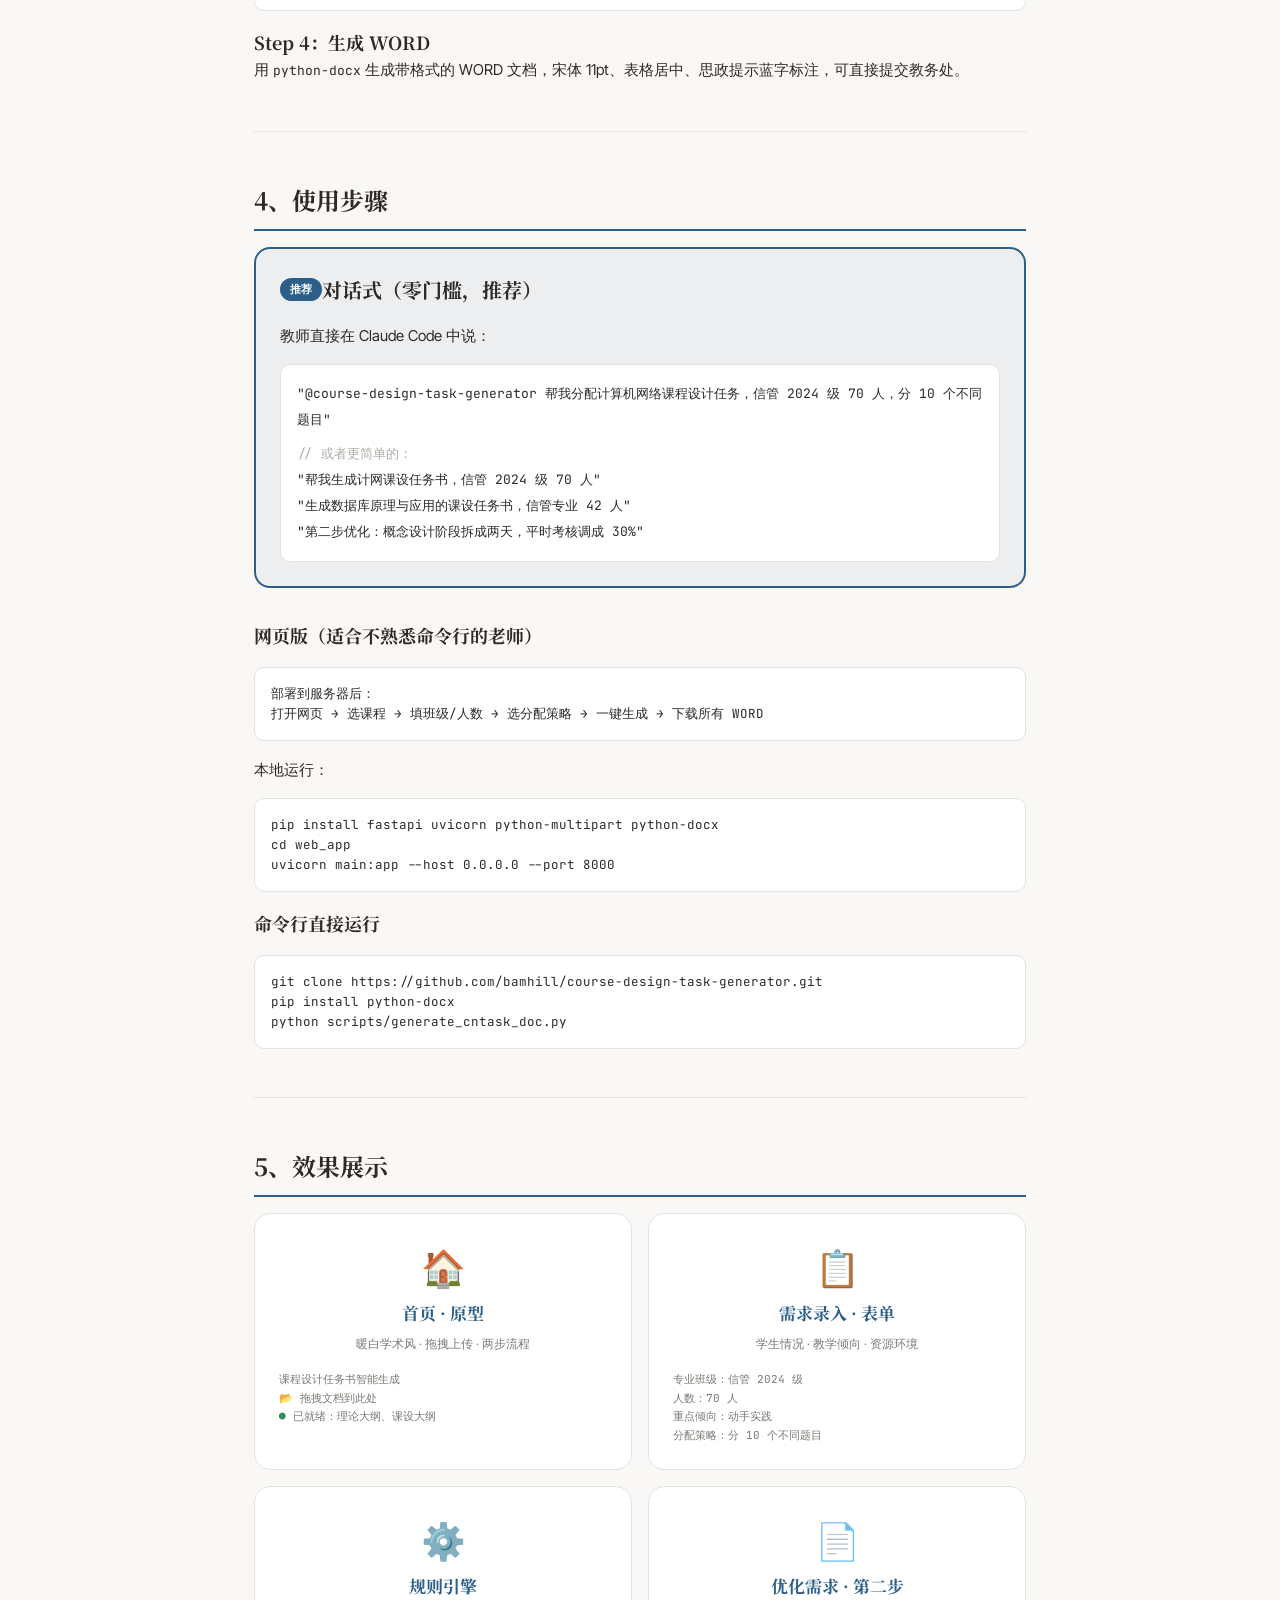
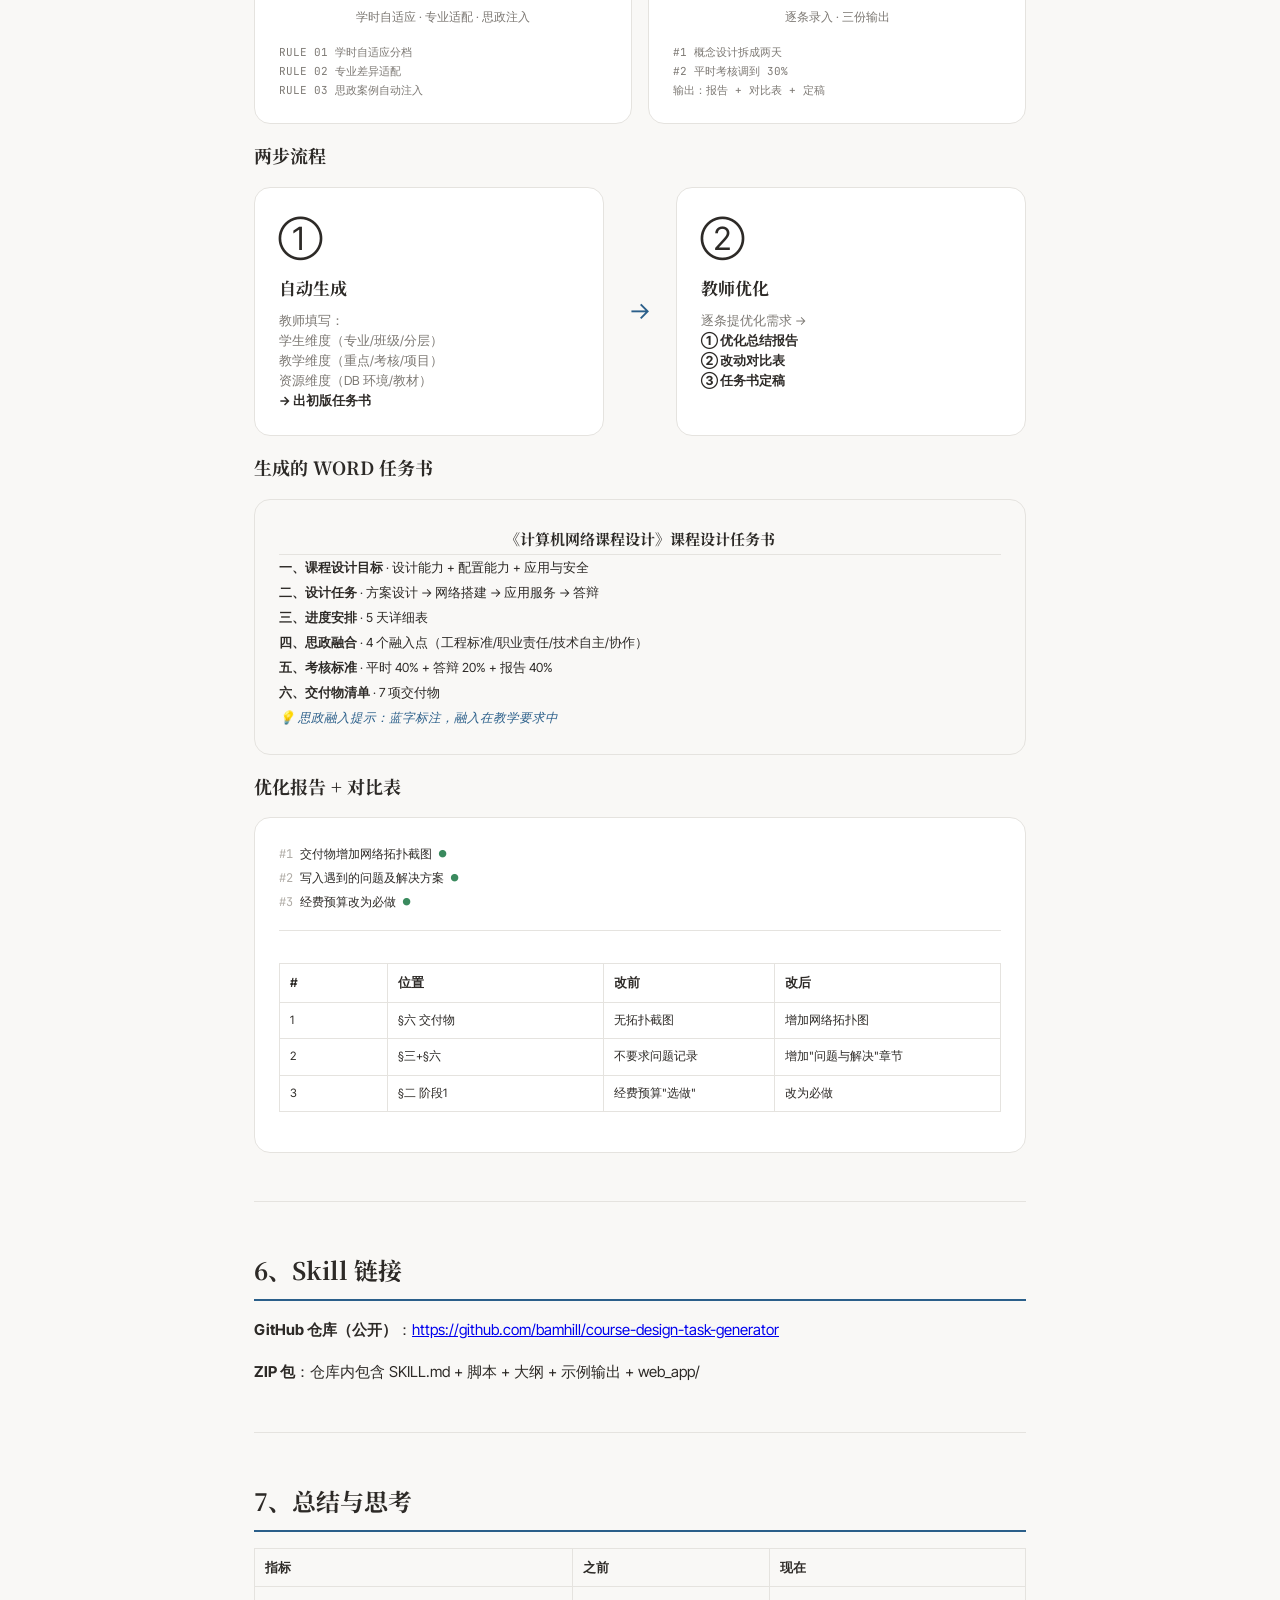
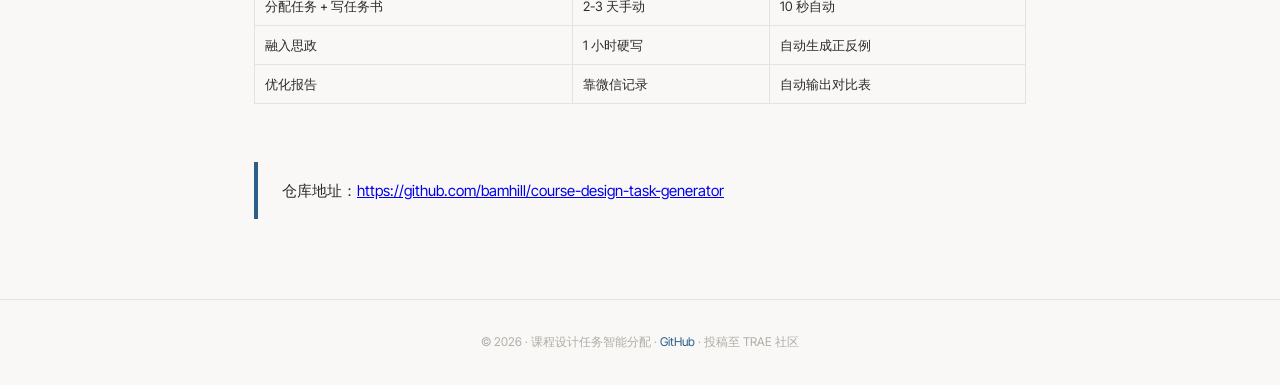
<file: docs/Skill创作分享_课程设计任务书智能生成.html>
<!DOCTYPE html>
<html lang="zh-CN">
<head>
<meta charset="UTF-8">
<meta name="viewport" content="width=device-width, initial-scale=1.0">
<title>Skill 创作分享 — 自动分配课程设计任务</title>
<link rel="preconnect" href="https://fonts.googleapis.com">
<link rel="preconnect" href="https://fonts.gstatic.com" crossorigin>
<link href="https://fonts.googleapis.com/css2?family=Noto+Serif+SC:wght@400;600;700;900&family=Inter+Tight:wght@300;400;500;600;700&family=JetBrains+Mono:wght@400;500;700&display=swap" rel="stylesheet">
<style>
:root {
  --bg:#F9F8F6;--surface:#FFFFFF;--border:#E5E3DF;--border-strong:#C9C6C0;
  --text:#2D2A27;--text-2:#7D7974;--text-3:#B0ACA6;
  --accent:#2B5F8A;--accent-light:#7BA5C8;--gold:#B8860B;--green:#3A8A5E;
  --font-display:'Noto Serif SC',Georgia,serif;
  --font-body:'Inter Tight',sans-serif;
  --font-mono:'JetBrains Mono',monospace;
  --s-4:16px;--s-5:24px;--s-6:32px;--s-7:48px;--s-8:64px;
  --r-sm:6px;--r-md:10px;--r-lg:16px;
}
*{box-sizing:border-box;margin:0;padding:0}
body{font-family:var(--font-body);font-size:15px;line-height:1.7;color:var(--text);background:var(--bg);-webkit-font-smoothing:antialiased}
.wrap{max-width:820px;margin:0 auto;padding:0 var(--s-5)}
.nav{position:sticky;top:0;z-index:100;background:rgba(249,248,246,0.85);backdrop-filter:blur(16px);border-bottom:1px solid var(--border)}
.nav-inner{display:flex;align-items:center;justify-content:space-between;height:56px}
.brand{display:flex;align-items:center;gap:10px;font-family:var(--font-display);font-size:15px;font-weight:700}
.brand-mark{width:26px;height:26px;border-radius:6px;background:var(--accent);display:grid;place-items:center;font-family:var(--font-mono);font-size:12px;font-weight:700;color:#fff}
.nav-links{display:flex;gap:var(--s-5);font-size:12.5px;color:var(--text-2)}
.nav-links a{color:inherit;text-decoration:none}
.nav-links a:hover{color:var(--accent)}
.hero{padding:var(--s-8)0 var(--s-7);border-bottom:1px solid var(--border)}
.hero-tag{display:inline-flex;align-items:center;gap:6px;padding:4px 10px;border:1px solid var(--border);border-radius:100px;font-size:11px;color:var(--text-3);margin-bottom:var(--s-5)}
.hero-tag .dot{width:6px;height:6px;border-radius:50%;background:var(--accent)}
.hero-title{font-family:var(--font-display);font-size:clamp(28px,4vw,44px);font-weight:900;line-height:1.15;color:var(--text)}
.hero-meta{display:flex;gap:var(--s-6);margin-top:var(--s-5);flex-wrap:wrap;font-size:13px;color:var(--text-2)}
.content{padding:var(--s-7)0 var(--s-8)}
.content h2{font-family:var(--font-display);font-size:24px;font-weight:700;color:var(--text);margin:var(--s-7)0 var(--s-4);padding-bottom:8px;border-bottom:2px solid var(--accent)}
.content h3{font-family:var(--font-display);font-size:18px;font-weight:700;color:var(--text);margin:var(--s-6)0 var(--s-3)}
.content h4{font-size:15px;font-weight:600;color:var(--accent);margin:var(--s-5)0 var(--s-2)}
.content p{margin-bottom:var(--s-4);color:var(--text)}
.content ul,.content ol{margin:var(--s-3)0 var(--s-4) var(--s-5);line-height:1.7}
.content li{margin-bottom:4px}
.content table{width:100%;border-collapse:collapse;margin:var(--s-4)0;font-size:13px}
.content th,.content td{border:1px solid var(--border);padding:8px 10px;text-align:left}
.content th{background:var(--bg-2);font-weight:600;font-size:12.5px}
.content pre{background:var(--surface);border:1px solid var(--border);border-radius:var(--r-md);padding:var(--s-4);font-family:var(--font-mono);font-size:12.5px;line-height:1.6;overflow-x:auto;margin:var(--s-4)0;color:var(--text)}
.content code{font-family:var(--font-mono);font-size:13px}
.content pre code{font-size:12.5px}
.content hr{border:none;border-top:1px solid var(--border);margin:var(--s-7)0}
.content .highlight{border-left:4px solid var(--accent);background:var(--bg-2);padding:var(--s-4)var(--s-5);border-radius:0 var(--r-sm) var(--r-sm) 0;margin:var(--s-4)0}
.content .highlight p{margin-bottom:0}
.tag{display:inline-block;padding:2px 8px;border-radius:100px;font-size:11px;font-weight:500;margin-right:4px}
.tag-orange{background:rgba(184,134,11,0.1);color:var(--gold)}
.tag-blue{background:rgba(43,95,138,0.1);color:var(--accent)}
.footer{border-top:1px solid var(--border);padding:var(--s-6)0;text-align:center;font-size:12px;color:var(--text-3)}
.footer a{color:var(--accent);text-decoration:none}
@keyframes rise{from{opacity:0;transform:translateY(12px)}to{opacity:1;transform:translateY(0)}}
.rise{animation:rise 0.5s cubic-bezier(0.15,0.85,0.25,1) backwards}
.rise-1{animation-delay:0.05s}.rise-2{animation-delay:0.1s}.rise-3{animation-delay:0.15s}
</style>
</head>
<body>

<nav class="nav"><div class="wrap nav-inner">
<div class="brand"><div class="brand-mark">课</div><div class="brand-text"><strong>课程设计任务</strong>智能分配</div></div>
<div class="nav-links"><a href="#intro">简介</a><a href="#scenario">场景</a><a href="#process">创作</a><a href="#usage">使用</a><a href="#showcase">效果</a><a href="#link">链接</a></div>
</div></nav>

<section class="hero"><div class="wrap">
<div class="hero-tag rise rise-1"><span class="dot"></span>SOLO 技能创作赛</div>
<h1 class="hero-title rise rise-2">我做了一个"自动分配课程设计任务"的 Skill</h1>
<div class="hero-meta rise rise-3">
<span>📅 2026-06-17</span>
<span>👤 江科大信管</span>
<span>🏷️ <span class="tag tag-orange">Skill创作</span><span class="tag tag-blue">课程设计</span><span class="tag tag-blue">教育</span></span>
</div>
</div></section>

<section class="content"><div class="wrap">

<h2 id="intro">1、Skill 简介</h2>

<p><strong>课程设计任务智能分配系统</strong> 是一个让同一门课的<strong>多位老师都能个性化生成自己的课程设计任务书</strong>的 Claude Code Skill + Web 工具组合。核心逻辑：<strong>同一个固定大纲，不同老师填不同需求，生成属于自己班的任务书</strong>。</p>

<p>你只需要在网页上填写自己班的班级人数、教学倾向和任务分配策略，系统就会自动生成：</p>

<ul>
<li><strong>每位学生的个性化课程设计任务书</strong>（WORD 版）</li>
<li><strong>教师分配总表</strong>（谁做了什么任务一目了然）</li>
<li><strong>优化总结报告</strong>（修改了什么、为什么改、对比表）</li>
</ul>

<p><strong>适合谁用</strong>：高校同一门课由多位老师平行授课的场景——每位老师都有自己的教学风格和侧重点，需要在自己的班级里自由发挥，但大纲是统一的。</p>

<hr>

<h2 id="scenario">2、使用场景</h2>

<h3>为什么想做它？</h3>

<p>一位老师的真实日常：</p>

<ul>
<li><strong>同一门课，多位老师教</strong>：计算机网络课设，信管专业 3 位老师各带不同班级</li>
<li><strong>每位老师的风格不同</strong>：张老师侧重动手、李老师侧重理论、王老师项目导向</li>
<li><strong>学生水平也不一样</strong>：有的班 35 人，有的班 70 人，有的需要分层</li>
<li><strong>但大纲是同一份</strong>：不能用同一份任务书应付所有班</li>
<li><strong>今年教完明年还教</strong>：同样的课、同样的老师，但学生换了、时间变了</li>
<li><strong>去年的任务书不能直接用</strong>：改年份、调题目、换班级，几乎重写</li>
</ul>

<div class="highlight">
<p><strong>刚需</strong>：多位老师共用同一份大纲，各自生成自己班的个性化任务书。</p>
</div>

<h3>之前遇到的麻烦</h3>

<table>
<thead><tr><th>痛点</th><th>具体表现</th></tr></thead>
<tbody>
<tr><td><strong>任务分配难</strong></td><td>70 人不能做一样的题目，但出 10+ 个不同题目太累</td></tr>
<tr><td><strong>任务书撰写繁</strong></td><td>每个题目都要写任务书，七八份写到手软</td></tr>
<tr><td><strong>格式统一难</strong></td><td>不同题目的任务书风格各不同，学生看糊涂</td></tr>
<tr><td><strong>思政融入硬</strong></td><td>要求体现课程思政，但每道题怎么自然融入</td></tr>
<tr><td><strong>不区分学生差异</strong></td><td>优等生和基础弱的用同一份任务</td></tr>
<tr><td><strong>优化无记录</strong></td><td>改了几版没有文档记录，教务检查拿不出依据</td></tr>
</tbody>
</table>

<h3>做出来之后省掉了什么</h3>

<table>
<thead><tr><th>之前</th><th>现在</th></tr></thead>
<tbody>
<tr><td>手动出 10+ 题目 + 写 70 份任务书：2-3 天</td><td>Web 填参数，自动分配，一键出所有文件</td></tr>
<tr><td>思政硬写：每题 30 分钟</td><td>自动按阶段融入，正反例对照</td></tr>
<tr><td>优化靠微信记录</td><td>自动输出优化总结报告 + 对比表</td></tr>
<tr><td>不区分学生差异</td><td>支持分层：基础题 / 标准题 / 挑战题</td></tr>
<tr><td>下一年重新来</td><td>改一改参数，复用全部模板</td></tr>
</tbody>
</table>

<hr>

<h2 id="process">3、创作过程</h2>

<h3>核心思路</h3>

<p>整个系统的架构分 3 层：</p>

<pre><code>数据层 → 分配引擎 → 输出层
固定大纲 + 教师需求 + 思政参考 → 任务分配规则 + 分层策略 → WORD 任务书 + 分配总表 + 优化报告</code></pre>

<div class="highlight">
<p><strong>关键创新</strong>：不是"生成一份任务书"，而是"为 N 个学生/小组分别分配不同的设计任务"。</p>
</div>

<h3>Step 1：选择数据源</h3>

<p>最终选择 <strong>固定大纲 + Web 网页 + 对话式</strong>：</p>
<ul>
<li>理论大纲和课设大纲作为骨架</li>
<li>教师通过 Web 网页填写需求（不上手代码）</li>
<li>思政参考文档提供写作模式</li>
</ul>

<h3>网页设计：教师先用 Web 完成任务分配</h3>

<p>入口是一个暖白学术风的 Web 页面（<code>web_app/</code>），教师通过它完成<strong>任务分配 + 需求录入 + 文件下载</strong>：</p>

<ul>
<li><strong>选择课程</strong>：计算机网络 / 数据库原理与应用</li>
<li><strong>填写班级信息</strong>：专业、班级、人数</li>
<li><strong>选择任务分配策略</strong>：全部相同 / 不同题目 / 分层分配（基础/标准/挑战）</li>
<li><strong>设置题目数量和分组方式</strong></li>
<li><strong>上传补充材料（可选）</strong>：支持文件拖拽上传</li>
<li><strong>一键生成</strong>：后端自动分配 → 打包下载所有 WORD 文件</li>
</ul>

<h3>Step 2：设计思政融入</h3>

<p>目标：<strong>自然融入、不硬贴标签、正反例对照</strong>。</p>

<table>
<thead><tr><th>阶段</th><th>思政点</th><th>正例</th><th>反例</th></tr></thead>
<tbody>
<tr><td>需求分析</td><td>数据安全意识</td><td>引导讨论数据保密</td><td>直接给真实企业数据</td></tr>
<tr><td>概念设计</td><td>系统思维</td><td>E-R 图展示全局数据流转</td><td>只做单表设计</td></tr>
<tr><td>逻辑设计</td><td>工程严谨</td><td>规范化分析不能跳</td><td>直接给完整表结构</td></tr>
<tr><td>数据库实现</td><td>工匠精神</td><td>要求代码注释和规范命名</td><td>运行就行</td></tr>
<tr><td>功能调试</td><td>数据完整性底线</td><td>去掉约束演示后果</td><td>直接告诉答案</td></tr>
<tr><td>团队协作</td><td>责任意识</td><td>答辩追问模块间影响</td><td>只收个人报告</td></tr>
</tbody>
</table>

<h3>Step 3：两步流程</h3>

<pre><code>第一步：教师给需求 + 选分配策略 → 自动生成学生任务书 + 分配总表
                        ↓
第二步：教师审阅后提优化需求 → 输出优化报告 + 对比表 + 定稿</code></pre>

<h3>Step 4：生成 WORD</h3>

<p>用 <code>python-docx</code> 生成带格式的 WORD 文档，宋体 11pt、表格居中、思政提示蓝字标注，可直接提交教务处。</p>

<hr>

<h2 id="usage">4、使用步骤</h2>

<div style="background:rgba(43,95,138,0.06);border:2px solid var(--accent);border-radius:var(--r-lg);padding:var(--s-5);margin-bottom:var(--s-6)">
  <div style="display:flex;align-items:center;gap:var(--s-3);margin-bottom:var(--s-4)">
    <span style="background:var(--accent);color:#fff;border-radius:100px;padding:2px 10px;font-size:11px;font-weight:600">推荐</span>
    <span style="font-family:var(--font-display);font-size:20px;font-weight:700">对话式（零门槛，推荐）</span>
  </div>
  <p>教师直接在 Claude Code 中说：</p>
  <div style="background:var(--surface);border:1px solid var(--border);border-radius:var(--r-md);padding:var(--s-4);font-family:var(--font-mono);font-size:13px;line-height:2;margin:var(--s-3)0">
    <div>"@course-design-task-generator 帮我分配计算机网络课程设计任务，信管 2024 级 70 人，分 10 个不同题目"</div>
    <div style="color:var(--text-3);margin-top:8px">// 或者更简单的：</div>
    <div>"帮我生成计网课设任务书，信管 2024 级 70 人"</div>
    <div>"生成数据库原理与应用的课设任务书，信管专业 42 人"</div>
    <div>"第二步优化：概念设计阶段拆成两天，平时考核调成 30%"</div>
  </div>
</div>

<h3>网页版（适合不熟悉命令行的老师）</h3>

<pre><code>部署到服务器后：
打开网页 → 选课程 → 填班级/人数 → 选分配策略 → 一键生成 → 下载所有 WORD</code></pre>

<p>本地运行：</p>

<pre><code>pip install fastapi uvicorn python-multipart python-docx
cd web_app
uvicorn main:app --host 0.0.0.0 --port 8000</code></pre>

<h3>命令行直接运行</h3>

<pre><code>git clone https://github.com/bamhill/course-design-task-generator.git
pip install python-docx
python scripts/generate_cntask_doc.py</code></pre>

<hr>

<h2 id="showcase">5、效果展示</h2>

<div style="display:grid;grid-template-columns:1fr 1fr;gap:var(--s-4);margin:var(--s-4)0">
  <div style="background:var(--surface);border:1px solid var(--border);border-radius:var(--r-lg);padding:var(--s-5);text-align:center">
    <div style="font-size:36px;margin-bottom:var(--s-3)">🏠</div>
    <div style="font-family:var(--font-display);font-size:17px;font-weight:700;color:var(--accent)">首页 · 原型</div>
    <div style="font-size:12px;color:var(--text-2);margin-top:6px">暖白学术风 · 拖拽上传 · 两步流程</div>
    <div style="margin-top:var(--s-4);padding:var(--s-3);background:var(--bg-2);border-radius:var(--r-md);font-family:var(--font-mono);font-size:11px;color:var(--text-2);text-align:left">
      课程设计任务书智能生成<br>
      <span style="color:var(--accent)">📂</span> 拖拽文档到此处<br>
      <span style="color:var(--green)">●</span> 已就绪：理论大纲、课设大纲
    </div>
  </div>

  <div style="background:var(--surface);border:1px solid var(--border);border-radius:var(--r-lg);padding:var(--s-5);text-align:center">
    <div style="font-size:36px;margin-bottom:var(--s-3)">📋</div>
    <div style="font-family:var(--font-display);font-size:17px;font-weight:700;color:var(--accent)">需求录入 · 表单</div>
    <div style="font-size:12px;color:var(--text-2);margin-top:6px">学生情况 · 教学倾向 · 资源环境</div>
    <div style="margin-top:var(--s-4);padding:var(--s-3);background:var(--bg-2);border-radius:var(--r-md);font-family:var(--font-mono);font-size:11px;color:var(--text-2);text-align:left">
      专业班级：信管 2024 级<br>
      人数：70 人<br>
      重点倾向：动手实践<br>
      分配策略：分 10 个不同题目
    </div>
  </div>

  <div style="background:var(--surface);border:1px solid var(--border);border-radius:var(--r-lg);padding:var(--s-5);text-align:center">
    <div style="font-size:36px;margin-bottom:var(--s-3)">⚙️</div>
    <div style="font-family:var(--font-display);font-size:17px;font-weight:700;color:var(--accent)">规则引擎</div>
    <div style="font-size:12px;color:var(--text-2);margin-top:6px">学时自适应 · 专业适配 · 思政注入</div>
    <div style="margin-top:var(--s-4);padding:var(--s-3);background:var(--bg-2);border-radius:var(--r-md);font-family:var(--font-mono);font-size:11px;color:var(--text-2);text-align:left">
      RULE 01 学时自适应分档<br>
      RULE 02 专业差异适配<br>
      RULE 03 思政案例自动注入
    </div>
  </div>

  <div style="background:var(--surface);border:1px solid var(--border);border-radius:var(--r-lg);padding:var(--s-5);text-align:center">
    <div style="font-size:36px;margin-bottom:var(--s-3)">📄</div>
    <div style="font-family:var(--font-display);font-size:17px;font-weight:700;color:var(--accent)">优化需求 · 第二步</div>
    <div style="font-size:12px;color:var(--text-2);margin-top:6px">逐条录入 · 三份输出</div>
    <div style="margin-top:var(--s-4);padding:var(--s-3);background:var(--bg-2);border-radius:var(--r-md);font-family:var(--font-mono);font-size:11px;color:var(--text-2);text-align:left">
      #1 概念设计拆成两天<br>
      #2 平时考核调到 30%<br>
      输出：报告 + 对比表 + 定稿
    </div>
  </div>
</div>

<h3>两步流程</h3>

<div style="display:grid;grid-template-columns:1fr 40px 1fr;gap:var(--s-4);margin:var(--s-4)0">
  <div style="background:var(--surface);border:1px solid var(--border);border-radius:var(--r-lg);padding:var(--s-5)">
    <div style="font-size:32px;margin-bottom:8px">①</div>
    <div style="font-family:var(--font-display);font-size:17px;font-weight:700">自动生成</div>
    <div style="font-size:12.5px;color:var(--text-2);margin-top:8px;line-height:1.6">
      教师填写：<br>
      学生维度（专业/班级/分层）<br>
      教学维度（重点/考核/项目）<br>
      资源维度（DB 环境/教材）<br>
      <strong style="color:var(--text)">→ 出初版任务书</strong>
    </div>
  </div>
  <div style="display:flex;align-items:center;justify-content:center;font-size:24px;color:var(--accent)">→</div>
  <div style="background:var(--surface);border:1px solid var(--border);border-radius:var(--r-lg);padding:var(--s-5)">
    <div style="font-size:32px;margin-bottom:8px">②</div>
    <div style="font-family:var(--font-display);font-size:17px;font-weight:700">教师优化</div>
    <div style="font-size:12.5px;color:var(--text-2);margin-top:8px;line-height:1.6">
      逐条提优化需求 →<br>
      <strong style="color:var(--text)">① 优化总结报告</strong><br>
      <strong style="color:var(--text)">② 改动对比表</strong><br>
      <strong style="color:var(--text)">③ 任务书定稿</strong>
    </div>
  </div>
</div>

<h3>生成的 WORD 任务书</h3>

<div style="background:var(--bg-2);border:1px solid var(--border);border-radius:var(--r-lg);padding:var(--s-5);margin:var(--s-4)0;font-family:var(--font-display);font-size:15px;line-height:2">
  <div style="text-align:center;font-weight:700;border-bottom:1px solid var(--border);padding-bottom:var(--s-3)">《计算机网络课程设计》课程设计任务书</div>
  <div style="font-size:12.5px;font-family:var(--font-body)">
    <div style="margin-top:var(--s-3)"><strong>一、课程设计目标</strong> · 设计能力 + 配置能力 + 应用与安全</div>
    <div><strong>二、设计任务</strong> · 方案设计 → 网络搭建 → 应用服务 → 答辩</div>
    <div><strong>三、进度安排</strong> · 5 天详细表</div>
    <div><strong>四、思政融合</strong> · 4 个融入点（工程标准/职业责任/技术自主/协作）</div>
    <div><strong>五、考核标准</strong> · 平时 40% + 答辩 20% + 报告 40%</div>
    <div><strong>六、交付物清单</strong> · 7 项交付物</div>
    <div style="color:var(--accent);font-style:italic">💡 思政融入提示：蓝字标注，融入在教学要求中</div>
  </div>
</div>

<h3>优化报告 + 对比表</h3>

<div style="background:var(--surface);border:1px solid var(--border);border-radius:var(--r-lg);padding:var(--s-5);margin:var(--s-4)0">
  <div style="font-family:var(--font-mono);font-size:12px;line-height:2">
    <div><span style="color:var(--text-3)">#1</span> 交付物增加网络拓扑截图 <span style="color:var(--green)">●</span></div>
    <div><span style="color:var(--text-3)">#2</span> 写入遇到的问题及解决方案 <span style="color:var(--green)">●</span></div>
    <div><span style="color:var(--text-3)">#3</span> 经费预算改为必做 <span style="color:var(--green)">●</span></div>
  </div>
  <div style="margin-top:var(--s-4);border-top:1px solid var(--border);padding-top:var(--s-4);font-size:12px">
    <table style="width:100%;font-size:11.5px">
      <tr><th style="width:15%">#</th><th style="width:30%">位置</th><th>改前</th><th>改后</th></tr>
      <tr><td>1</td><td>§六 交付物</td><td>无拓扑截图</td><td>增加网络拓扑图</td></tr>
      <tr><td>2</td><td>§三+§六</td><td>不要求问题记录</td><td>增加"问题与解决"章节</td></tr>
      <tr><td>3</td><td>§二 阶段1</td><td>经费预算"选做"</td><td>改为必做</td></tr>
    </table>
  </div>
</div>

<hr>

<h2 id="link">6、Skill 链接</h2>

<p><strong>GitHub 仓库（公开）</strong>：<a href="https://github.com/bamhill/course-design-task-generator" target="_blank">https://github.com/bamhill/course-design-task-generator</a></p>

<p><strong>ZIP 包</strong>：仓库内包含 SKILL.md + 脚本 + 大纲 + 示例输出 + web_app/</p>

<hr>

<h2>7、总结与思考</h2>

<table>
<thead><tr><th>指标</th><th>之前</th><th>现在</th></tr></thead>
<tbody>
<tr><td>分配任务 + 写任务书</td><td>2-3 天手动</td><td>10 秒自动</td></tr>
<tr><td>融入思政</td><td>1 小时硬写</td><td>自动生成正反例</td></tr>
<tr><td>优化报告</td><td>靠微信记录</td><td>自动输出对比表</td></tr>
</tbody>
</table>

<br>
<div class="highlight">
<p>仓库地址：<a href="https://github.com/bamhill/course-design-task-generator" target="_blank">https://github.com/bamhill/course-design-task-generator</a></p>
</div>

</div></section>

<footer class="footer"><div class="wrap">
© 2026 · 课程设计任务智能分配 · <a href="https://github.com/bamhill/course-design-task-generator" target="_blank">GitHub</a> · 投稿至 TRAE 社区
</div></footer>

</body>
</html>
</file>
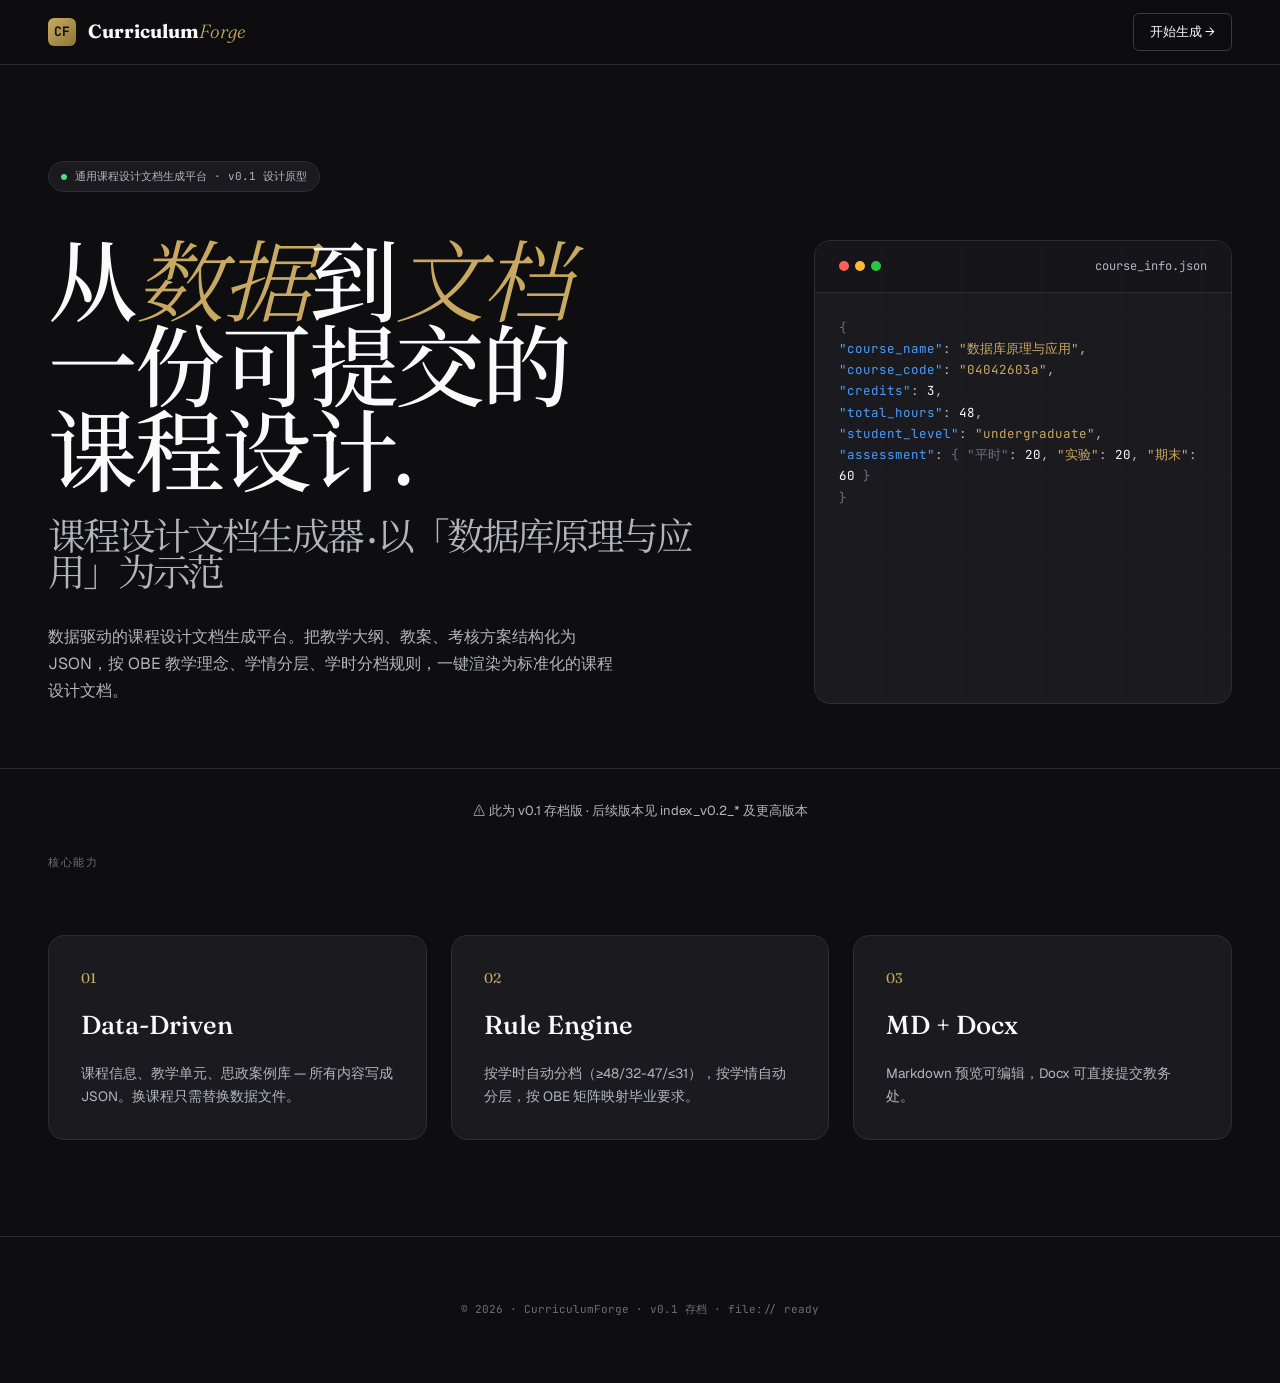
<file: docs/prototype/index_v0.1_20260617_首版EditorialTech暗色原型.html>
<!DOCTYPE html>
<html lang="zh-CN">
<head>
<meta charset="UTF-8">
<meta name="viewport" content="width=device-width, initial-scale=1.0">
<title>CurriculumForge — 课程设计文档生成器</title>
<link rel="preconnect" href="https://fonts.googleapis.com">
<link rel="preconnect" href="https://fonts.gstatic.com" crossorigin>
<link href="https://fonts.googleapis.com/css2?family=Fraunces:opsz,wght@9..144,300;9..144,400;9..144,500;9..144,600;9..144,700;9..144,900&family=Geist:wght@300;400;500;600;700&family=JetBrains+Mono:wght@400;500;700&family=Noto+Serif+SC:wght@400;600;700;900&display=swap" rel="stylesheet">

<style>
:root {
  --bg: #0E0E10; --bg-2: #16161A; --surface: #1A1A1F;
  --surface-2: #22222A; --surface-3: #2C2C36;
  --border: #2D2D33; --border-strong: #3A3A45;
  --text: #FAFAFA; --text-2: #B4B4BD; --text-3: #6E6E78;
  --gold: #C9A961; --gold-soft: #E8D5A3; --gold-deep: #8E7634;
  --cyan: #4A9EFF; --violet: #B968F7; --green: #4ADE80;
  --font-display: 'Fraunces','Noto Serif SC',Georgia,serif;
  --font-body: 'Geist','Segoe UI',sans-serif;
  --font-mono: 'JetBrains Mono','SF Mono',Menlo,Consolas,monospace;
  --s-4:16px;--s-5:24px;--s-6:32px;--s-7:48px;--s-8:64px;--s-9:96px;
  --r-sm:6px;--r-md:10px;--r-lg:16px;
}
*{box-sizing:border-box;margin:0;padding:0}
body{font-family:var(--font-body);font-size:15px;line-height:1.55;color:var(--text);background:var(--bg)}
body::before{content:'';position:fixed;inset:0;background-image:linear-gradient(90deg,rgba(255,255,255,0.012)1px,transparent 1px),linear-gradient(0deg,rgba(255,255,255,0.012)1px,transparent 1px);background-size:80px 80px;pointer-events:none;z-index:0}
.wrap{max-width:1400px;margin:0 auto;padding:0 var(--s-7)}
.nav{position:sticky;top:0;z-index:100;background:rgba(14,14,16,0.75);backdrop-filter:blur(20px);border-bottom:1px solid var(--border)}
.nav-inner{display:flex;align-items:center;justify-content:space-between;height:64px}
.brand{display:flex;align-items:center;gap:12px;font-family:var(--font-display);font-size:19px;font-weight:600}
.brand-mark{width:28px;height:28px;border-radius:6px;background:linear-gradient(135deg,var(--gold),var(--gold-deep));display:grid;place-items:center;font-family:var(--font-mono);font-size:13px;font-weight:700;color:var(--bg)}
.brand .light{font-style:italic;font-weight:300;color:var(--gold)}
.nav-cta{padding:8px 16px;border:1px solid var(--border-strong);border-radius:var(--r-sm);font-size:12.5px;color:var(--text);text-decoration:none}
.hero{padding:var(--s-9)0 var(--s-8)}
.hero-tag{display:inline-flex;align-items:center;gap:8px;padding:6px 12px;border:1px solid var(--border);border-radius:100px;font-family:var(--font-mono);font-size:11px;color:var(--text-2);background:var(--surface);margin-bottom:var(--s-7)}
.hero-tag .dot{width:6px;height:6px;border-radius:50%;background:var(--green);animation:pulse 2s infinite}
@keyframes pulse{0%,100%{opacity:1}50%{opacity:0.4}}
.hero-grid{display:grid;grid-template-columns:1.6fr 1fr;gap:var(--s-9)}
.hero-title{font-family:var(--font-display);font-size:clamp(48px,7vw,96px);font-weight:500;line-height:0.95;letter-spacing:-0.035em}
.hero-title .accent{font-style:italic;font-weight:300;color:var(--gold)}
.hero-title .cn{display:block;font-family:var(--font-serif-cn);font-size:0.42em;font-weight:400;color:var(--text-2);margin-top:var(--s-5)}
.hero-sub{font-size:16px;line-height:1.7;color:var(--text-2);max-width:580px;margin-top:var(--s-6)}
.hero-card{background:var(--surface);border:1px solid var(--border);border-radius:var(--r-lg);overflow:hidden}
.card-head{display:flex;align-items:center;justify-content:space-between;padding:var(--s-4) var(--s-5);border-bottom:1px solid var(--border);background:var(--bg-2);font-family:var(--font-mono);font-size:12px;color:var(--text-2)}
.dots{display:flex;gap:6px}
.dots span{width:10px;height:10px;border-radius:50%;background:var(--surface-3)}
.dots span:nth-child(1){background:#FF5F57}
.dots span:nth-child(2){background:#FEBC2E}
.dots span:nth-child(3){background:#28C840}
.card-body{padding:var(--s-5);font-family:var(--font-mono);font-size:12.5px;line-height:1.7;color:var(--text-2)}
.card-body .k{color:var(--cyan)}
.card-body .v{color:var(--text)}
.card-body .s{color:var(--gold)}
.card-body .c{color:var(--text-3)}
.section{padding:var(--s-9)0}
.section-tag{font-family:var(--font-mono);font-size:11px;color:var(--text-3);letter-spacing:0.15em;margin-bottom:var(--s-5)}
.section-title{font-family:var(--font-display);font-size:clamp(36px,4.5vw,64px);font-weight:500;line-height:1.05}
.section-title .italic{font-style:italic;font-weight:300;color:var(--gold)}
.caps{display:grid;grid-template-columns:repeat(3,1fr);gap:var(--s-5);margin-top:var(--s-8)}
.cap{background:var(--surface);border:1px solid var(--border);border-radius:var(--r-lg);padding:var(--s-6)}
.cap-num{font-family:var(--font-display);font-size:14px;color:var(--gold)}
.cap-title{font-family:var(--font-display);font-size:26px;font-weight:500;margin-top:var(--s-4)}
.cap-desc{font-size:13.5px;color:var(--text-2);line-height:1.7;margin-top:var(--s-4)}
.showcase{display:grid;grid-template-columns:1fr 1fr;gap:var(--s-7);margin-top:var(--s-8)}
.showcase-card{background:var(--surface);border:1px solid var(--border);border-radius:var(--r-lg);padding:var(--s-7)}
.preview-pane{background:#FAFAFA;color:#1A1A1A;border-radius:var(--r-lg);overflow:hidden}
.preview-body{padding:var(--s-7);font-family:Georgia,serif;font-size:12.5px;line-height:1.75}
.workflow{display:grid;grid-template-columns:repeat(4,1fr);gap:var(--s-4);margin-top:var(--s-8)}
.step{background:var(--surface);border:1px solid var(--border);border-radius:var(--r-lg);padding:var(--s-6)}
.step-icon{width:40px;height:40px;border-radius:var(--r-md);background:var(--bg-2);border:1px solid var(--border);display:grid;place-items:center;font-family:var(--font-display);font-size:18px;color:var(--gold);margin-bottom:var(--s-4)}
.step-title{font-family:var(--font-serif-cn);font-size:17px;font-weight:600;margin-top:var(--s-2)}
.step-desc{font-size:12.5px;color:var(--text-2);line-height:1.65;margin-top:var(--s-3)}
.export{display:grid;grid-template-columns:1fr 1fr;gap:var(--s-7);margin-top:var(--s-8)}
.footer{border-top:1px solid var(--border);padding:var(--s-8)0;margin-top:var(--s-9)}
@keyframes rise{from{opacity:0;transform:translateY(20px)}to{opacity:1;transform:translateY(0)}}
.rise{animation:rise 0.8s cubic-bezier(0.2,0.8,0.2,1) backwards}
.rise-1{animation-delay:0.1s}.rise-2{animation-delay:0.2s}.rise-3{animation-delay:0.3s}
</style>
</head>
<body>
<nav class="nav"><div class="wrap nav-inner">
<div class="brand"><div class="brand-mark">CF</div><div class="brand-text"><strong>Curriculum</strong><span class="light">Forge</span></div></div>
<a href="#showcase" class="nav-cta">开始生成 →</a>
</div></nav>

<section class="hero"><div class="wrap">
<div class="hero-tag rise rise-1"><span class="dot"></span><span>通用课程设计文档生成平台 · v0.1 设计原型</span></div>
<div class="hero-grid">
<div>
<h1 class="hero-title rise rise-2">从<span class="accent">数据</span>到<span class="accent">文档</span><br>一份可提交的<br>课程设计.<span class="cn">课程设计文档生成器 · 以「数据库原理与应用」为示范</span></h1>
<p class="hero-sub rise rise-3">数据驱动的课程设计文档生成平台。把教学大纲、教案、考核方案结构化为 JSON，按 OBE 教学理念、学情分层、学时分档规则，一键渲染为标准化的课程设计文档。</p>
</div>
<div class="hero-card rise rise-3">
<div class="card-head"><div class="dots"><span></span><span></span><span></span></div><span>course_info.json</span></div>
<div class="card-body"><span class="c">{</span><br>  <span class="k">"course_name"</span>: <span class="s">"数据库原理与应用"</span>,<br>  <span class="k">"course_code"</span>: <span class="s">"04042603a"</span>,<br>  <span class="k">"credits"</span>: <span class="v">3</span>,<br>  <span class="k">"total_hours"</span>: <span class="v">48</span>,<br>  <span class="k">"student_level"</span>: <span class="s">"undergraduate"</span>,<br>  <span class="k">"assessment"</span>: <span class="c">{ "平时"</span>: <span class="v">20</span>, <span class="s">"实验"</span>: <span class="v">20</span>, <span class="s">"期末"</span>: <span class="v">60</span> <span class="c">}</span><br><span class="c">}</span></div>
</div></div></div></section>

<section class="section" style="text-align:center;padding:var(--s-6) 0;border-top:1px solid var(--border)">
<div class="wrap"><p style="color:var(--text-2);font-size:13px">⚠ 此为 v0.1 存档版 · 后续版本见 index_v0.2_* 及更高版本</p></div></section>

<section><div class="wrap"><div class="section-tag">核心能力</div>
<div class="caps">
<div class="cap"><div class="cap-num">01</div><h3 class="cap-title">Data-Driven</h3><p class="cap-desc">课程信息、教学单元、思政案例库 — 所有内容写成 JSON。换课程只需替换数据文件。</p></div>
<div class="cap"><div class="cap-num">02</div><h3 class="cap-title">Rule Engine</h3><p class="cap-desc">按学时自动分档（≥48/32-47/≤31），按学情自动分层，按 OBE 矩阵映射毕业要求。</p></div>
<div class="cap"><div class="cap-num">03</div><h3 class="cap-title">MD + Docx</h3><p class="cap-desc">Markdown 预览可编辑，Docx 可直接提交教务处。</p></div>
</div></div></section>

<footer class="footer"><div class="wrap" style="text-align:center;color:var(--text-3);font-family:var(--font-mono);font-size:11px">
© 2026 · CurriculumForge · v0.1 存档 · file:// ready</div></footer>
</body>
</html>
</file>
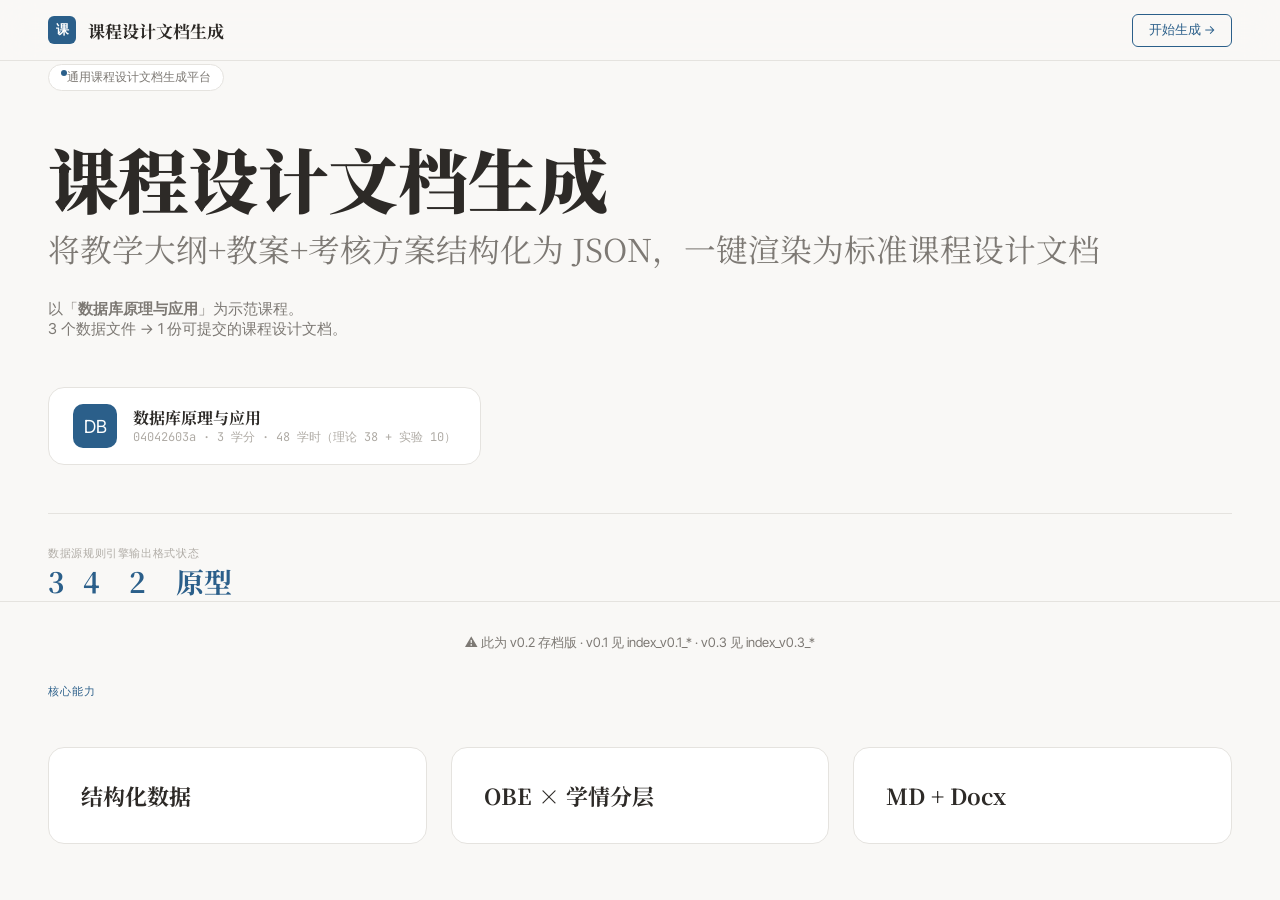
<file: docs/prototype/index_v0.2_20260617_暖白学术调性项目改名.html>
<!DOCTYPE html>
<html lang="zh-CN">
<head>
<meta charset="UTF-8">
<meta name="viewport" content="width=device-width, initial-scale=1.0">
<title>课程设计文档生成 — 以「数据库原理与应用」为例</title>
<link rel="preconnect" href="https://fonts.googleapis.com">
<link rel="preconnect" href="https://fonts.gstatic.com" crossorigin>
<link href="https://fonts.googleapis.com/css2?family=Noto+Serif+SC:wght@400;600;700;900&family=Inter+Tight:wght@300;400;500;600;700&family=JetBrains+Mono:wght@400;500;700&display=swap" rel="stylesheet">

<style>
:root {
  --bg:#F9F8F6;--bg-2:#F4F2EE;--surface:#FFFFFF;--border:#E5E3DF;
  --text:#2D2A27;--text-2:#7D7974;--text-3:#B0ACA6;
  --accent:#2B5F8A;--gold:#B8860B;--green:#3A8A5E;
  --font-display:'Noto Serif SC',Georgia,serif;
  --font-body:'Inter Tight',sans-serif;
  --font-mono:'JetBrains Mono',monospace;
  --s-4:16px;--s-5:24px;--s-6:32px;--s-7:48px;--s-9:96px;
  --r-sm:6px;--r-md:10px;--r-lg:16px;
}
*{box-sizing:border-box;margin:0;padding:0}
body{font-family:var(--font-body);font-size:15px;color:var(--text);background:var(--bg)}
.wrap{max-width:1280px;margin:0 auto;padding:0 var(--s-7)}
.nav{position:sticky;top:0;z-index:100;background:rgba(249,248,246,0.85);backdrop-filter:blur(16px);border-bottom:1px solid var(--border)}
.nav-inner{display:flex;align-items:center;justify-content:space-between;height:60px}
.brand{display:flex;align-items:center;gap:12px;font-family:var(--font-display);font-size:17px;font-weight:700}
.brand-mark{width:28px;height:28px;border-radius:6px;background:var(--accent);display:grid;place-items:center;font-family:var(--font-mono);font-size:13px;font-weight:700;color:#fff}
.nav-cta{padding:7px 16px;border:1px solid var(--accent);border-radius:var(--r-sm);font-size:12.5px;color:var(--accent);text-decoration:none}
.hero{padding:var(--s-9)0 var(--s-8)}
.hero-tag{display:inline-flex;padding:5px 12px;border:1px solid var(--border);border-radius:100px;font-size:11.5px;color:var(--text-2);background:var(--surface);margin-bottom:var(--s-7)}
.hero-tag .dot{width:6px;height:6px;border-radius:50%;background:var(--accent);animation:pulse 2s infinite}
@keyframes pulse{0%,100%{opacity:1}50%{opacity:0.4}}
.hero-title{font-family:var(--font-display);font-size:clamp(40px,5.5vw,72px);font-weight:900;line-height:1.1}
.hero-title .sub{display:block;font-size:0.45em;font-weight:400;color:var(--text-2);margin-top:var(--s-4)}
.hero-desc{font-size:15px;color:var(--text-2);max-width:600px;margin-top:var(--s-6)}
.hero-course{display:inline-flex;align-items:center;gap:var(--s-4);padding:var(--s-4) var(--s-5);margin-top:var(--s-7);background:var(--surface);border:1px solid var(--border);border-radius:var(--r-lg)}
.hero-course-icon{width:44px;height:44px;border-radius:var(--r-md);background:var(--accent);display:grid;place-items:center;color:#fff;font-size:18px}
.hero-course-name{font-family:var(--font-display);font-size:16px;font-weight:700}
.hero-course-meta{font-size:12px;color:var(--text-3);font-family:var(--font-mono)}
.hero-stats{display:flex;gap:var(--s-8);margin-top:var(--s-7);padding-top:var(--s-6);border-top:1px solid var(--border)}
.hero-stat-label{font-family:var(--font-mono);font-size:10.5px;color:var(--text-3);letter-spacing:0.06em}
.hero-stat-value{font-family:var(--font-display);font-size:28px;font-weight:700;color:var(--accent)}
.section{padding:var(--s-9)0}
.section-tag{font-family:var(--font-mono);font-size:11px;color:var(--accent);letter-spacing:0.1em;margin-bottom:var(--s-3)}
.section-title{font-family:var(--font-display);font-size:clamp(28px,3.5vw,44px);font-weight:700}
.caps{display:grid;grid-template-columns:repeat(3,1fr);gap:var(--s-5);margin-top:var(--s-7)}
.cap{background:var(--surface);border:1px solid var(--border);border-radius:var(--r-lg);padding:var(--s-6)}
.cap-title{font-family:var(--font-display);font-size:22px;font-weight:700}
.preview-body{font-size:12.5px;line-height:1.75}
.workflow{display:grid;grid-template-columns:repeat(4,1fr);gap:var(--s-4);margin-top:var(--s-7)}
.step{background:var(--surface);border:1px solid var(--border);border-radius:var(--r-lg);padding:var(--s-6)}
.step-icon{width:40px;height:40px;border-radius:var(--r-md);background:var(--bg-2);border:1px solid var(--border);display:grid;place-items:center;font-family:var(--font-display);font-size:20px;font-weight:700;color:var(--accent);margin-bottom:var(--s-4)}
.step-title{font-family:var(--font-display);font-size:17px;font-weight:700}
.rise{animation:rise 0.6s cubic-bezier(0.15,0.85,0.25,1) backwards}
.rise-1{animation-delay:0.05s}.rise-2{animation-delay:0.1s}.rise-3{animation-delay:0.15s}
@keyframes rise{from{opacity:0;transform:translateY(16px)}to{opacity:1;transform:translateY(0)}}
</style>
</head>
<body>
<nav class="nav"><div class="wrap nav-inner">
<div class="brand"><div class="brand-mark">课</div><div class="brand-text"><strong>课程设计文档</strong>生成</div></div>
<a href="#showcase" class="nav-cta">开始生成 →</a>
</div></nav>

<section class="hero"><div class="wrap">
<div class="hero-tag"><span class="dot"></span>通用课程设计文档生成平台</div>
<h1 class="hero-title">课程设计文档生成<span class="sub">将教学大纲+教案+考核方案结构化为 JSON，一键渲染为标准课程设计文档</span></h1>
<p class="hero-desc">以「<strong>数据库原理与应用</strong>」为示范课程。<br>3 个数据文件 → 1 份可提交的课程设计文档。</p>
<div class="hero-course"><div class="hero-course-icon">DB</div>
<div><div class="hero-course-name">数据库原理与应用</div><div class="hero-course-meta">04042603a · 3 学分 · 48 学时（理论 38 + 实验 10）</div></div></div>
<div class="hero-stats">
<div><div class="hero-stat-label">数据源</div><div class="hero-stat-value">3</div></div>
<div><div class="hero-stat-label">规则引擎</div><div class="hero-stat-value">4</div></div>
<div><div class="hero-stat-label">输出格式</div><div class="hero-stat-value">2</div></div>
<div><div class="hero-stat-label">状态</div><div class="hero-stat-value">原型</div></div>
</div></div></section>

<section style="text-align:center;padding:var(--s-6)0;border-top:1px solid var(--border)">
<div class="wrap"><p style="color:var(--text-2);font-size:13px">⚠ 此为 v0.2 存档版 · v0.1 见 index_v0.1_* · v0.3 见 index_v0.3_*</p></div></section>

<section><div class="wrap"><div class="section-tag">核心能力</div>
<div class="caps">
<div class="cap"><div class="cap-title">结构化数据</div></div>
<div class="cap"><div class="cap-title">OBE × 学情分层</div></div>
<div class="cap"><div class="cap-title">MD + Docx</div></div>
</div></div></section>

<script>console.log('课程设计文档生成 · v0.2 存档');</script>
</body>
</html>
</file>
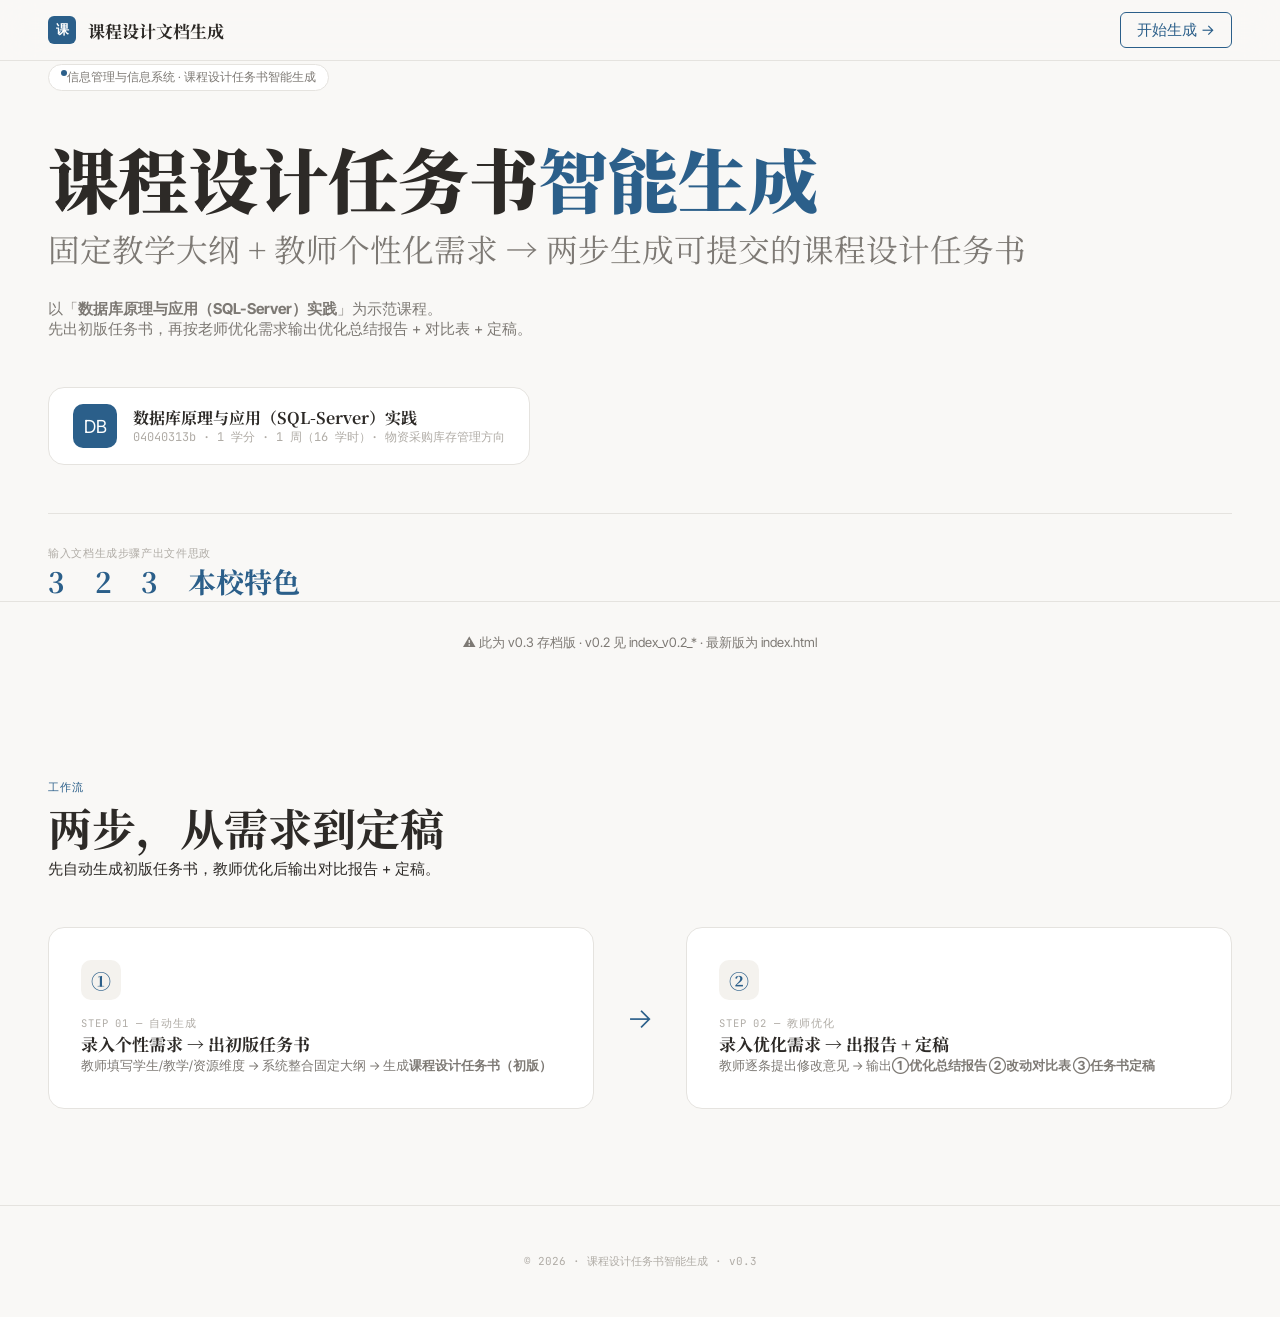
<file: docs/prototype/index_v0.3_20260617_方案精简转向两步流程.html>
<!DOCTYPE html>
<html lang="zh-CN">
<head>
<meta charset="UTF-8">
<meta name="viewport" content="width=device-width, initial-scale=1.0">
<title>课程设计任务书智能生成 — 以「数据库原理与应用（SQL-Server）实践」为例</title>
<link rel="preconnect" href="https://fonts.googleapis.com">
<link rel="preconnect" href="https://fonts.gstatic.com" crossorigin>
<link href="https://fonts.googleapis.com/css2?family=Noto+Serif+SC:wght@400;600;700;900&family=Inter+Tight:wght@300;400;500;600;700&family=JetBrains+Mono:wght@400;500;700&display=swap" rel="stylesheet">

<style>
:root {
  --bg:#F9F8F6;--bg-2:#F4F2EE;--surface:#FFFFFF;--border:#E5E3DF;
  --text:#2D2A27;--text-2:#7D7974;--text-3:#B0ACA6;
  --accent:#2B5F8A;--gold:#B8860B;--green:#3A8A5E;
  --font-display:'Noto Serif SC',Georgia,serif;
  --font-body:'Inter Tight',sans-serif;
  --font-mono:'JetBrains Mono',monospace;
  --s-4:16px;--s-5:24px;--s-6:32px;--s-7:48px;--s-9:96px;
  --r-sm:6px;--r-md:10px;--r-lg:16px;
}
*{box-sizing:border-box;margin:0;padding:0}
body{font-family:var(--font-body);font-size:15px;color:var(--text);background:var(--bg)}
.wrap{max-width:1280px;margin:0 auto;padding:0 var(--s-7)}
.nav{position:sticky;top:0;z-index:100;background:rgba(249,248,246,0.85);backdrop-filter:blur(16px);border-bottom:1px solid var(--border)}
.nav-inner{display:flex;align-items:center;justify-content:space-between;height:60px}
.brand{display:flex;align-items:center;gap:12px;font-family:var(--font-display);font-size:17px;font-weight:700}
.brand-mark{width:28px;height:28px;border-radius:6px;background:var(--accent);display:grid;place-items:center;font-family:var(--font-mono);font-size:13px;font-weight:700;color:#fff}
.nav-cta{padding:7px 16px;border:1px solid var(--accent);border-radius:var(--r-sm);color:var(--accent);text-decoration:none}
.hero{padding:var(--s-9)0 var(--s-8)}
.hero-tag{display:inline-flex;padding:5px 12px;border:1px solid var(--border);border-radius:100px;font-size:11.5px;color:var(--text-2);background:var(--surface);margin-bottom:var(--s-7)}
.hero-tag .dot{width:6px;height:6px;border-radius:50%;background:var(--accent);animation:pulse 2s infinite}
@keyframes pulse{0%,100%{opacity:1}50%{opacity:0.4}}
.hero-title{font-family:var(--font-display);font-size:clamp(40px,5.5vw,72px);font-weight:900;line-height:1.1}
.hero-title .sub{display:block;font-size:0.45em;font-weight:400;color:var(--text-2);margin-top:var(--s-4)}
.hero-desc{font-size:15px;color:var(--text-2);max-width:600px;margin-top:var(--s-6)}
.hero-course{display:inline-flex;align-items:center;gap:var(--s-4);padding:var(--s-4) var(--s-5);margin-top:var(--s-7);background:var(--surface);border:1px solid var(--border);border-radius:var(--r-lg)}
.hero-course-icon{width:44px;height:44px;border-radius:var(--r-md);background:var(--accent);display:grid;place-items:center;color:#fff;font-size:18px}
.hero-course-name{font-family:var(--font-display);font-size:16px;font-weight:700}
.hero-course-meta{font-size:12px;color:var(--text-3);font-family:var(--font-mono)}
.hero-stats{display:flex;gap:var(--s-8);margin-top:var(--s-7);padding-top:var(--s-6);border-top:1px solid var(--border)}
.hero-stat-label{font-family:var(--font-mono);font-size:10.5px;color:var(--text-3);letter-spacing:0.06em}
.hero-stat-value{font-family:var(--font-display);font-size:28px;font-weight:700;color:var(--accent)}
.section{padding:var(--s-9)0}
.section-tag{font-family:var(--font-mono);font-size:11px;color:var(--accent);letter-spacing:0.1em;margin-bottom:var(--s-3)}
.section-title{font-family:var(--font-display);font-size:clamp(28px,3.5vw,44px);font-weight:700}
.workflow{display:grid;grid-template-columns:1fr 60px 1fr;gap:var(--s-4);margin-top:var(--s-7)}
.step{background:var(--surface);border:1px solid var(--border);border-radius:var(--r-lg);padding:var(--s-6)}
.step-icon{width:40px;height:40px;border-radius:var(--r-md);background:var(--bg-2);display:grid;place-items:center;font-family:var(--font-display);font-size:20px;font-weight:700;color:var(--accent);margin-bottom:var(--s-4)}
.step-num{font-family:var(--font-mono);font-size:10.5px;color:var(--text-3);letter-spacing:0.08em}
.step-title{font-family:var(--font-display);font-size:17px;font-weight:700;margin-top:var(--s-2)}
.step-desc{font-size:12.5px;color:var(--text-2);line-height:1.6;margin-top:var(--s-3)}
.rise{animation:rise 0.6s cubic-bezier(0.15,0.85,0.25,1) backwards}
.rise-1{animation-delay:0.05s}.rise-2{animation-delay:0.1s}
@keyframes rise{from{opacity:0;transform:translateY(16px)}to{opacity:1;transform:translateY(0)}}
</style>
</head>
<body>
<nav class="nav"><div class="wrap nav-inner">
<div class="brand"><div class="brand-mark">课</div><div class="brand-text"><strong>课程设计文档</strong>生成</div></div>
<a href="#workflow" class="nav-cta">开始生成 →</a>
</div></nav>

<section class="hero"><div class="wrap">
<div class="hero-tag"><span class="dot"></span>信息管理与信息系统 · 课程设计任务书智能生成</div>
<h1 class="hero-title">课程设计任务书<span style="color:var(--accent)">智能生成</span><span class="sub">固定教学大纲 + 教师个性化需求 → 两步生成可提交的课程设计任务书</span></h1>
<p class="hero-desc">以「<strong>数据库原理与应用（SQL-Server）实践</strong>」为示范课程。<br>先出初版任务书，再按老师优化需求输出优化总结报告 + 对比表 + 定稿。</p>
<div class="hero-course"><div class="hero-course-icon">DB</div>
<div><div class="hero-course-name">数据库原理与应用（SQL-Server）实践</div><div class="hero-course-meta">04040313b · 1 学分 · 1 周（16 学时）· 物资采购库存管理方向</div></div></div>
<div class="hero-stats">
<div><div class="hero-stat-label">输入文档</div><div class="hero-stat-value">3</div></div>
<div><div class="hero-stat-label">生成步骤</div><div class="hero-stat-value">2</div></div>
<div><div class="hero-stat-label">产出文件</div><div class="hero-stat-value">3</div></div>
<div><div class="hero-stat-label">思政</div><div class="hero-stat-value">本校特色</div></div>
</div></div></section>

<section style="text-align:center;padding:var(--s-6)0;border-top:1px solid var(--border)">
<div class="wrap"><p style="color:var(--text-2);font-size:13px">⚠ 此为 v0.3 存档版 · v0.2 见 index_v0.2_* · 最新版为 index.html</p></div></section>

<section class="section"><div class="wrap">
<div class="section-tag">工作流</div>
<h2 class="section-title">两步，从需求到定稿</h2>
<p class="section-sub">先自动生成初版任务书，教师优化后输出对比报告 + 定稿。</p>
<div class="workflow">
<div class="step">
<div class="step-icon">①</div>
<div class="step-num">STEP 01 — 自动生成</div>
<h3 class="step-title">录入个性需求 → 出初版任务书</h3>
<p class="step-desc">教师填写学生/教学/资源维度 → 系统整合固定大纲 → 生成<strong>课程设计任务书（初版）</strong></p>
</div>
<div style="display:flex;align-items:center;justify-content:center;font-size:28px;color:var(--accent);font-weight:300">→</div>
<div class="step">
<div class="step-icon">②</div>
<div class="step-num">STEP 02 — 教师优化</div>
<h3 class="step-title">录入优化需求 → 出报告 + 定稿</h3>
<p class="step-desc">教师逐条提出修改意见 → 输出<strong>①优化总结报告 ②改动对比表 ③任务书定稿</strong></p>
</div>
</div></div></section>

<footer style="border-top:1px solid var(--border);padding:var(--s-7)0;margin-top:var(--s-8)">
<div class="wrap" style="text-align:center;font-family:var(--font-mono);font-size:11px;color:var(--text-3)">
© 2026 · 课程设计任务书智能生成 · v0.3</div></footer>

<script>console.log('课程设计任务书智能生成 · v0.3');</script>
</body>
</html>
</file>
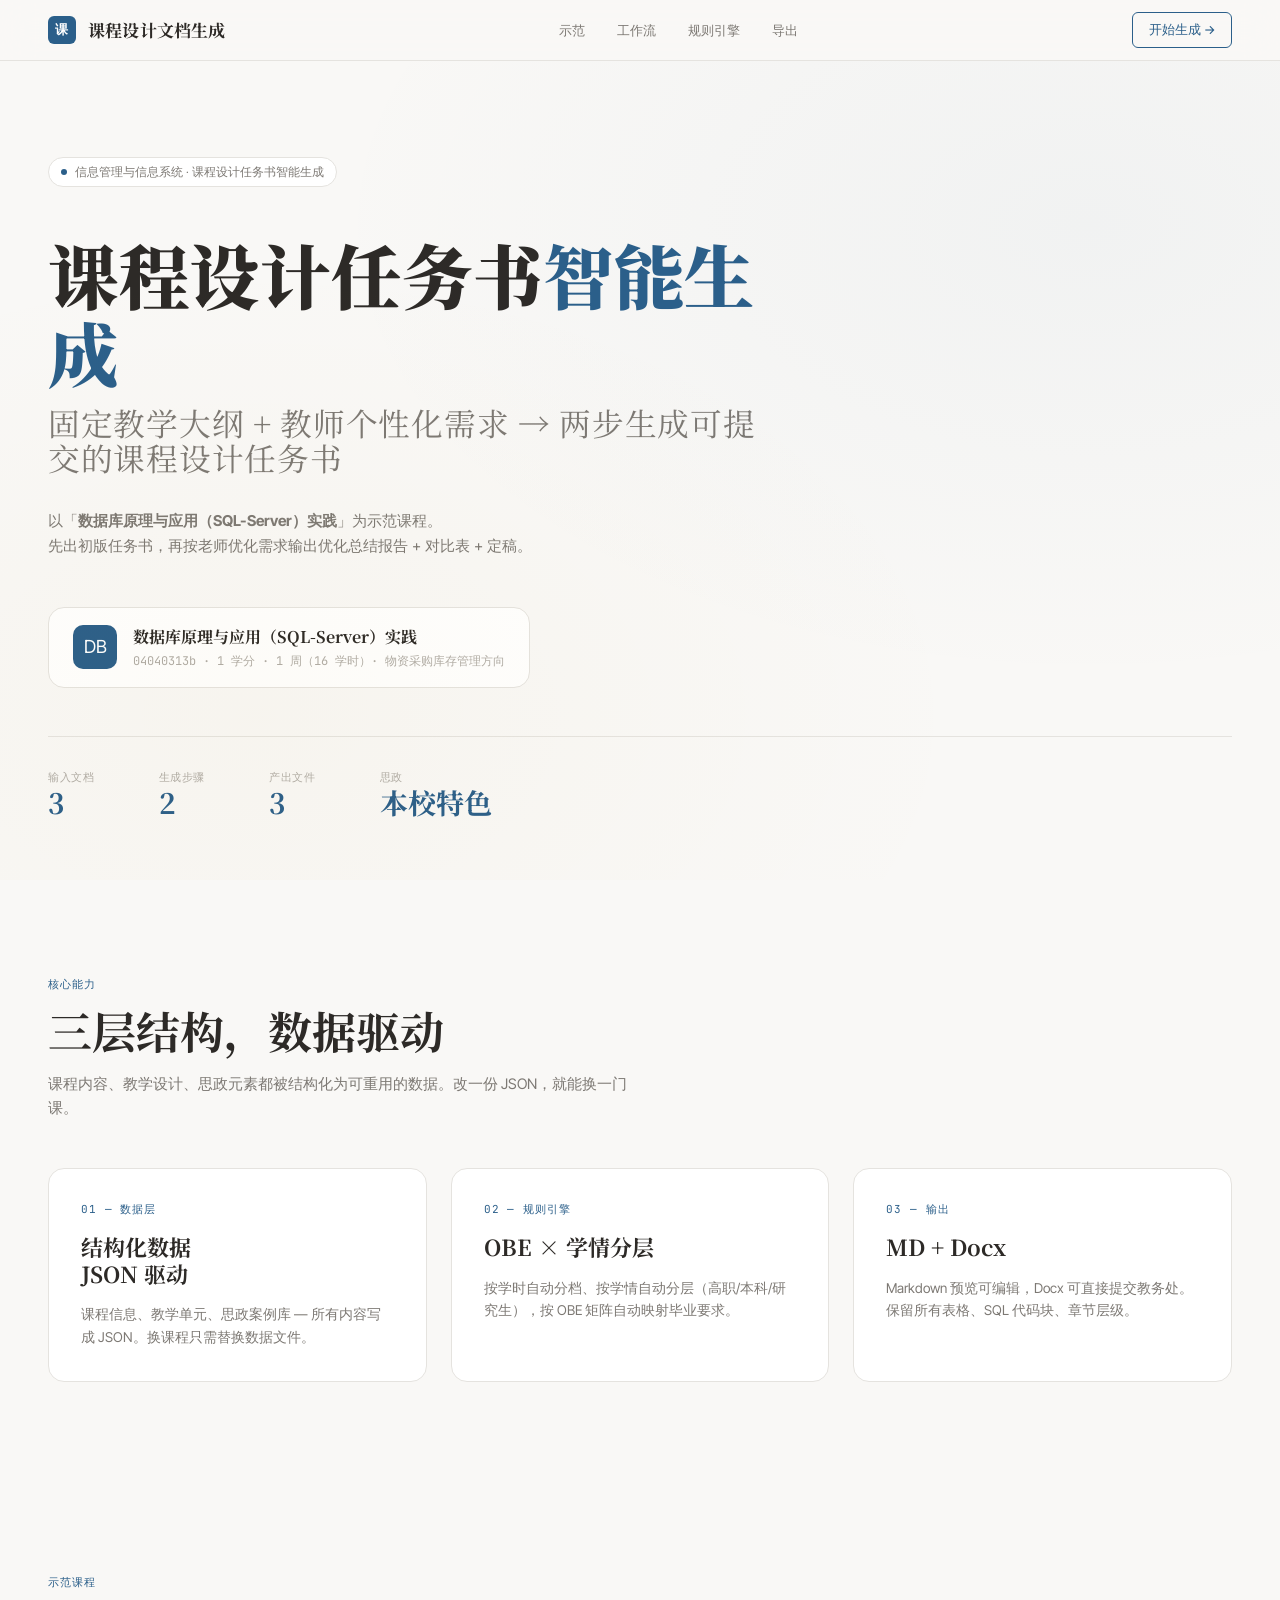
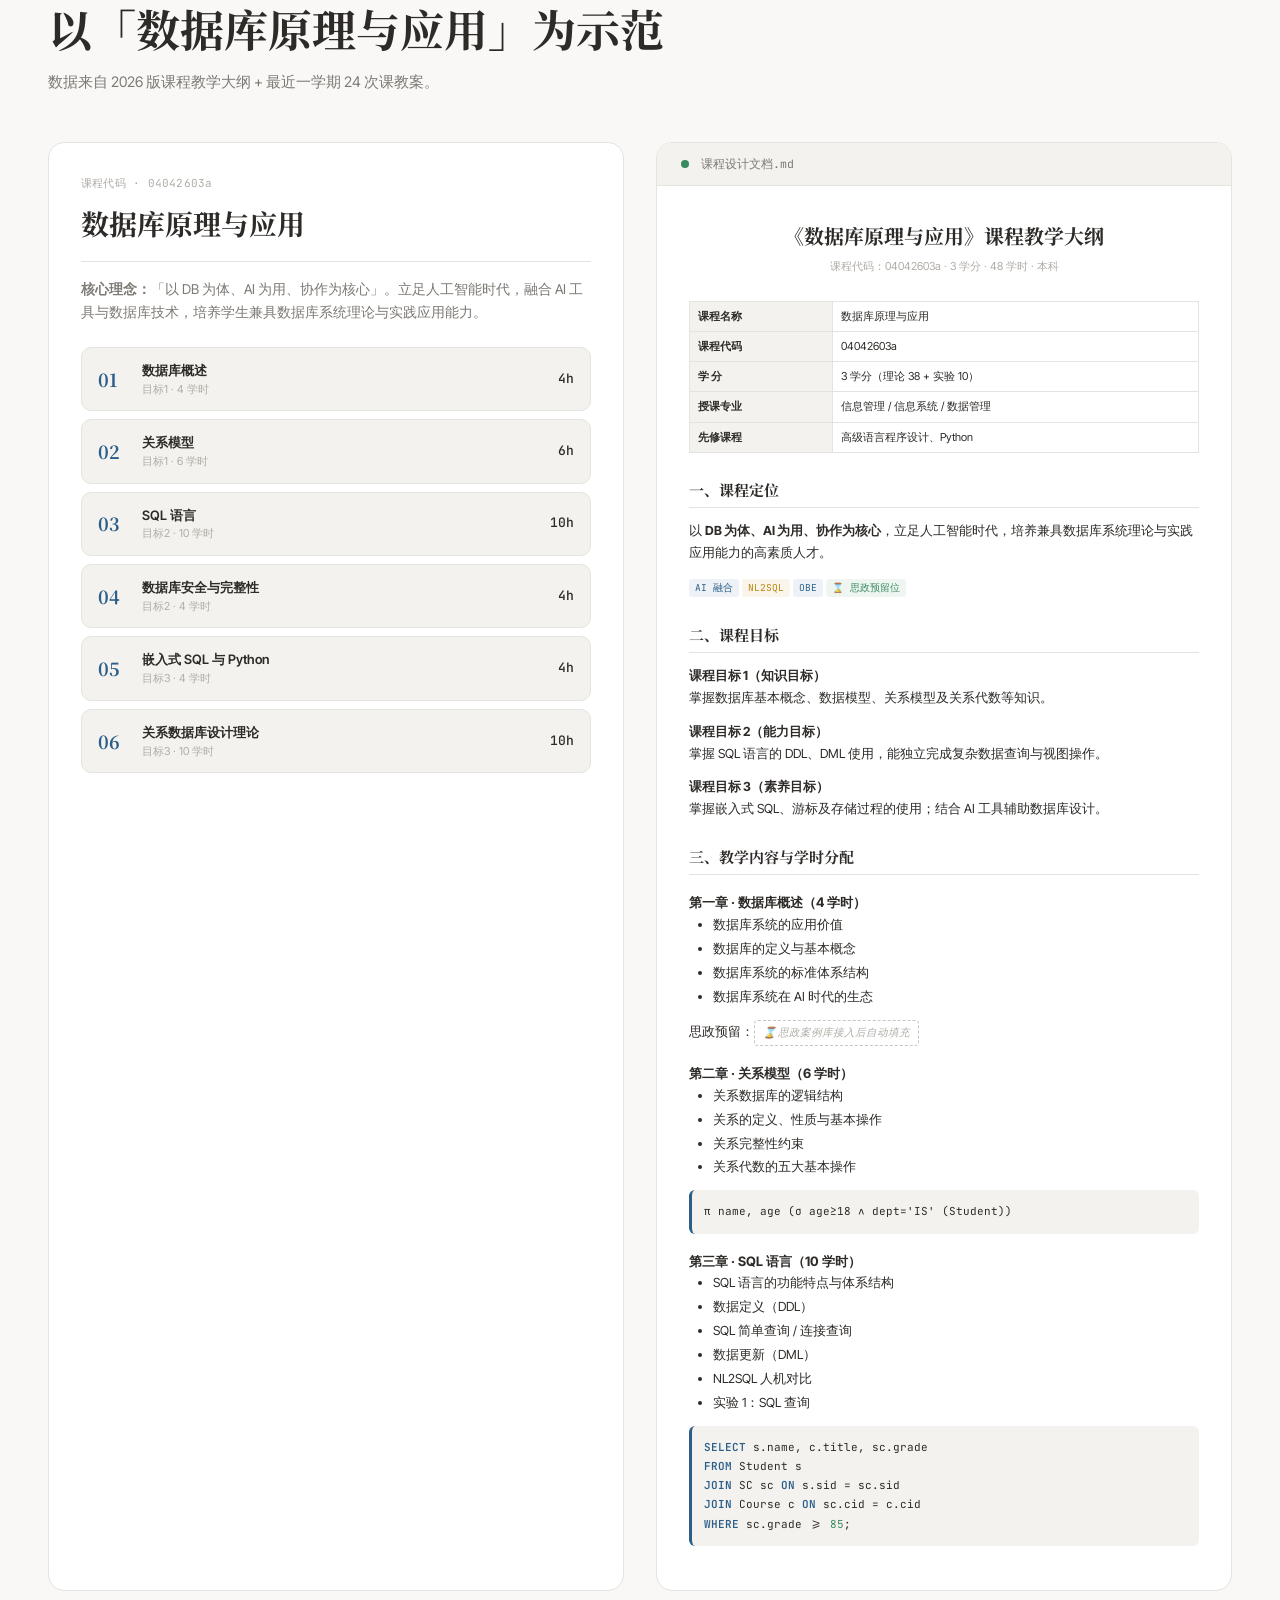
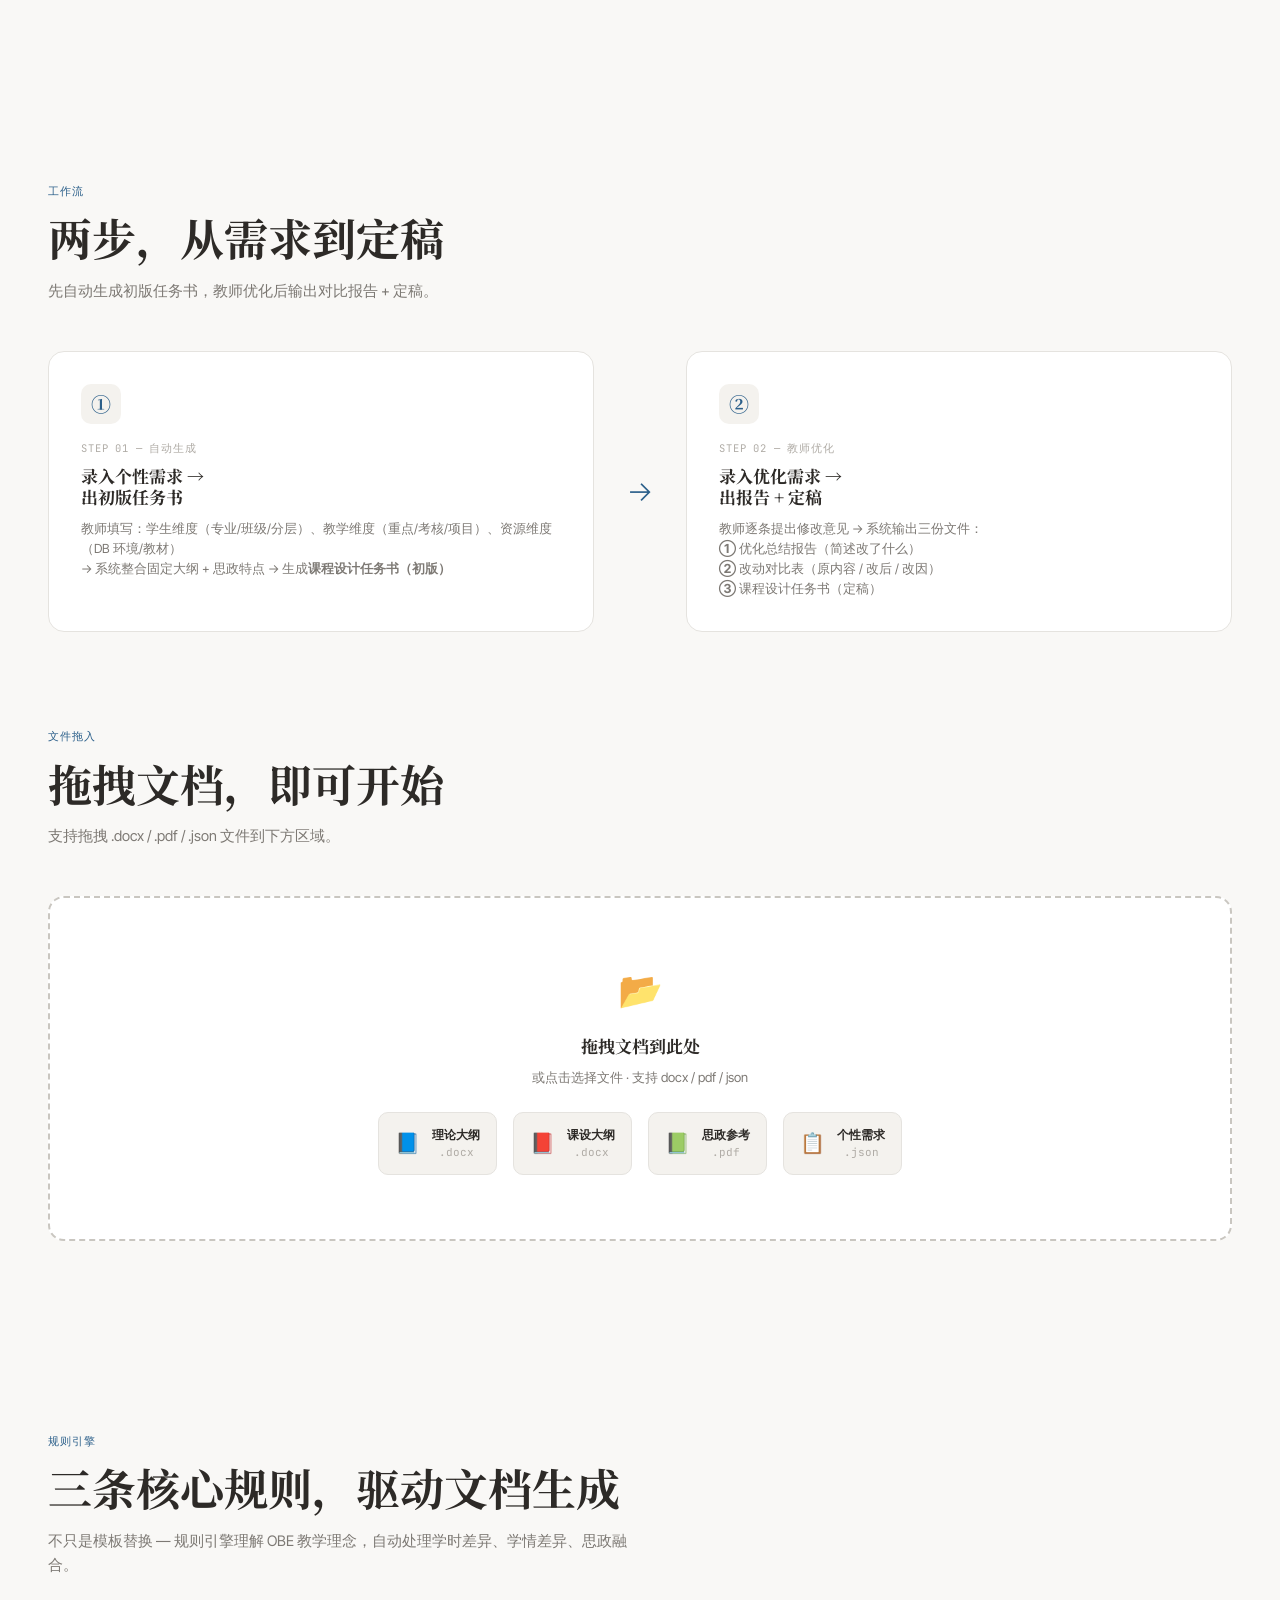
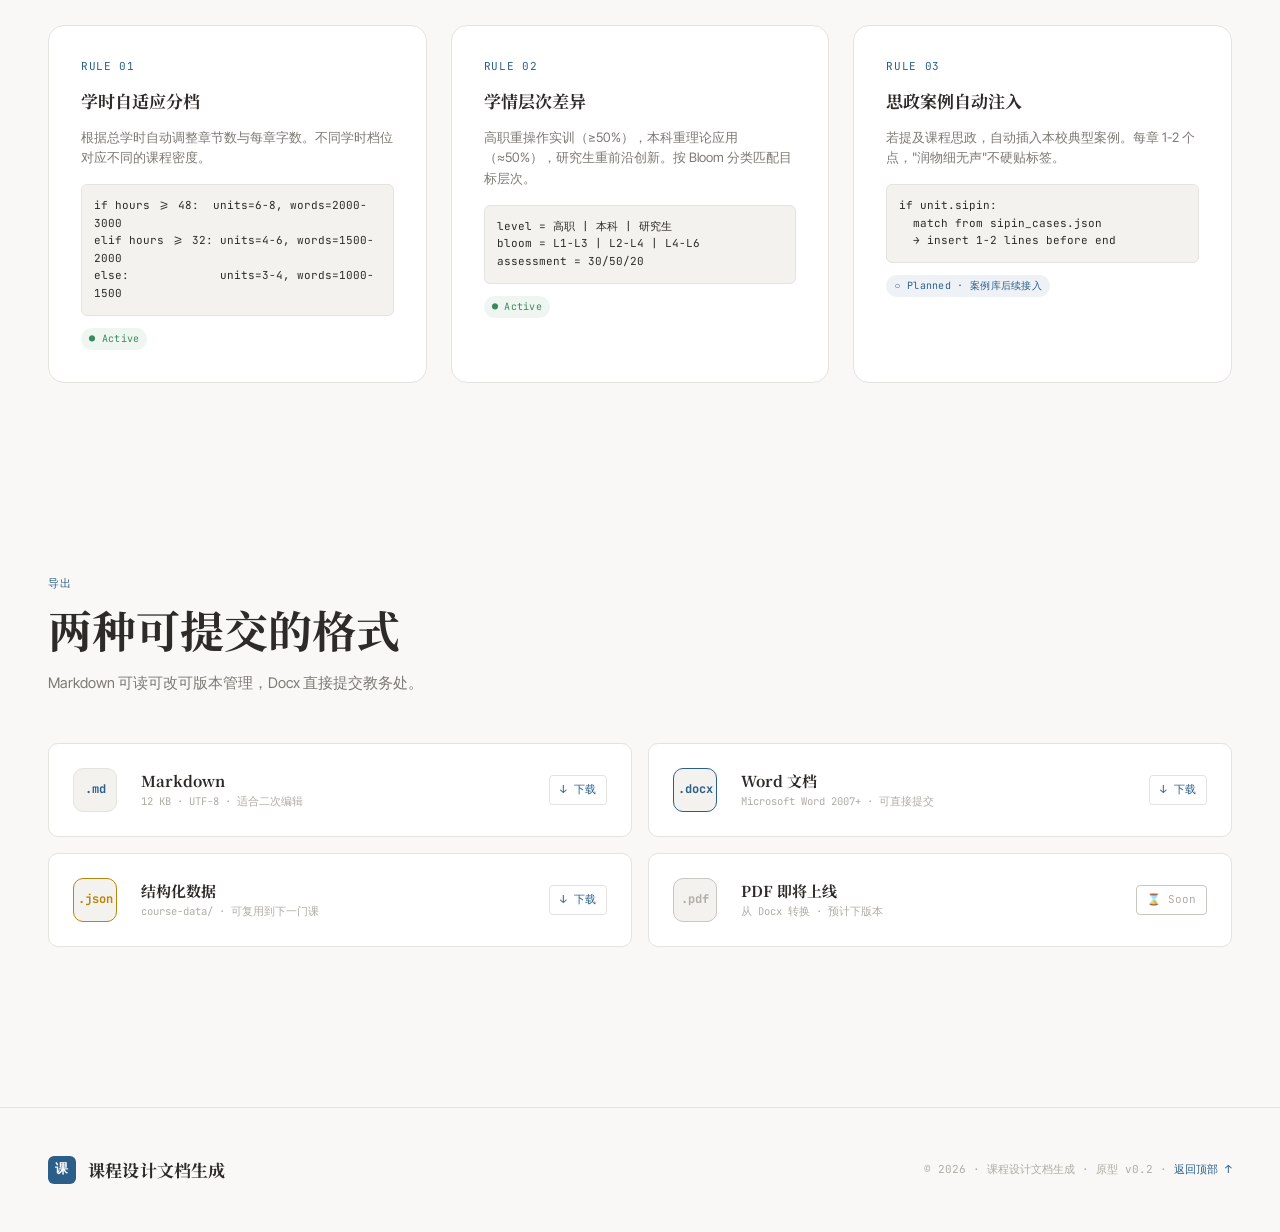
<file: docs/prototype/index_v0.4_20260617_新增拖拽上传区+优化首页文案.html>
<!DOCTYPE html>
<html lang="zh-CN">
<head>
<meta charset="UTF-8">
<meta name="viewport" content="width=device-width, initial-scale=1.0">
<title>课程设计文档生成 — 以「数据库原理与应用」为例</title>

<!-- Preconnect + Fonts -->
<link rel="preconnect" href="https://fonts.googleapis.com">
<link rel="preconnect" href="https://fonts.gstatic.com" crossorigin>
<link href="https://fonts.googleapis.com/css2?family=Noto+Serif+SC:wght@400;600;700;900&family=Inter+Tight:wght@300;400;500;600;700&family=JetBrains+Mono:wght@400;500;700&display=swap" rel="stylesheet">

<style>
:root {
  /* Surface — warm academic light */
  --bg: #F9F8F6;
  --bg-2: #F4F2EE;
  --surface: #FFFFFF;
  --surface-2: #FAF9F7;
  --border: #E5E3DF;
  --border-strong: #C9C6C0;

  /* Text */
  --text: #2D2A27;
  --text-2: #7D7974;
  --text-3: #B0ACA6;
  --text-muted: #D0CDC7;

  /* Accents */
  --accent: #2B5F8A;       /* academic blue */
  --accent-soft: #4A82B0;
  --accent-light: #7BA5C8;
  --gold: #B8860B;          /* academic gold */
  --gold-soft: #D4A847;
  --green: #3A8A5E;
  --red: #C9544A;

  /* Typography */
  --font-display: 'Noto Serif SC', Georgia, 'Times New Roman', serif;
  --font-body: 'Inter Tight', -apple-system, BlinkMacSystemFont, 'Segoe UI', sans-serif;
  --font-mono: 'JetBrains Mono', 'SF Mono', Menlo, Consolas, monospace;

  /* Spacing scale */
  --s-1: 4px;  --s-2: 8px;  --s-3: 12px;
  --s-4: 16px; --s-5: 24px; --s-6: 32px;
  --s-7: 48px; --s-8: 64px; --s-9: 96px; --s-10: 128px;

  /* Radius */
  --r-sm: 6px; --r-md: 10px; --r-lg: 16px; --r-xl: 24px;

  /* Shadows */
  --shadow-1: 0 1px 2px rgba(0,0,0,0.06);
  --shadow-2: 0 8px 24px rgba(0,0,0,0.06);
}

* { box-sizing: border-box; margin: 0; padding: 0; }
html { scroll-behavior: smooth; }

body {
  font-family: var(--font-body);
  font-size: 15px;
  line-height: 1.6;
  color: var(--text);
  background: var(--bg);
  -webkit-font-smoothing: antialiased;
}

.wrap { max-width: 1280px; margin: 0 auto; padding: 0 var(--s-7); }
@media (max-width: 768px) { .wrap { padding: 0 var(--s-5); } }

/* NAV */
.nav {
  position: sticky; top: 0; z-index: 100;
  background: rgba(249,248,246,0.85);
  backdrop-filter: blur(16px);
  border-bottom: 1px solid var(--border);
}
.nav-inner {
  display: flex; align-items: center;
  justify-content: space-between;
  height: 60px;
}
.brand {
  display: flex; align-items: center; gap: var(--s-3);
  font-family: var(--font-display);
  font-size: 17px;
  font-weight: 700;
  color: var(--text);
  letter-spacing: 0.01em;
}
.brand-mark {
  width: 28px; height: 28px;
  border-radius: 6px;
  background: var(--accent);
  display: grid; place-items: center;
  font-family: var(--font-mono);
  font-size: 13px; font-weight: 700;
  color: #fff;
}
.nav-links {
  display: flex; gap: var(--s-6);
  font-size: 13px;
  color: var(--text-2);
}
.nav-links a { color: inherit; text-decoration: none; }
.nav-links a:hover { color: var(--accent); }
.nav-cta {
  padding: 7px 16px;
  border: 1px solid var(--accent);
  border-radius: var(--r-sm);
  font-size: 12.5px; font-weight: 500;
  color: var(--accent);
  text-decoration: none;
  transition: all 0.2s;
}
.nav-cta:hover { background: var(--accent); color: #fff; }

/* HERO — new light academic */
.hero {
  padding: var(--s-9) 0 var(--s-8);
  position: relative;
  overflow: hidden;
}
.hero::before {
  content: '';
  position: absolute; inset: 0;
  background:
    radial-gradient(ellipse at 85% 20%, rgba(43,95,138,0.04), transparent 50%),
    radial-gradient(ellipse at 20% 80%, rgba(184,134,11,0.03), transparent 50%);
  pointer-events: none;
}
.hero-tag {
  display: inline-flex; align-items: center; gap: var(--s-2);
  padding: 5px 12px;
  border: 1px solid var(--border);
  border-radius: 100px;
  font-size: 11.5px;
  color: var(--text-2);
  background: var(--surface);
  margin-bottom: var(--s-7);
}
.hero-tag .dot {
  width: 6px; height: 6px;
  border-radius: 50%;
  background: var(--accent);
  animation: pulse 2s infinite;
}
@keyframes pulse { 0%,100%{opacity:1} 50%{opacity:0.4} }

.hero-title {
  font-family: var(--font-display);
  font-size: clamp(40px, 5.5vw, 72px);
  font-weight: 900;
  line-height: 1.1;
  letter-spacing: 0.01em;
  color: var(--text);
  max-width: 720px;
}
.hero-title .sub {
  display: block;
  font-size: 0.45em;
  font-weight: 400;
  color: var(--text-2);
  margin-top: var(--s-4);
}
.hero-desc {
  font-size: 15px;
  line-height: 1.7;
  color: var(--text-2);
  max-width: 600px;
  margin-top: var(--s-6);
}

.hero-course {
  display: inline-flex; align-items: center; gap: var(--s-4);
  padding: var(--s-4) var(--s-5);
  margin-top: var(--s-7);
  background: var(--surface);
  border: 1px solid var(--border);
  border-radius: var(--r-lg);
}
.hero-course-icon {
  width: 44px; height: 44px;
  border-radius: var(--r-md);
  background: var(--accent);
  display: grid; place-items: center;
  color: #fff; font-size: 18px;
}
.hero-course-info { display: flex; flex-direction: column; gap: 2px; }
.hero-course-name {
  font-family: var(--font-display);
  font-size: 16px;
  font-weight: 700;
  color: var(--text);
}
.hero-course-meta {
  font-size: 12px;
  color: var(--text-3);
  font-family: var(--font-mono);
}
.hero-stats {
  display: flex; gap: var(--s-8);
  margin-top: var(--s-7);
  padding-top: var(--s-6);
  border-top: 1px solid var(--border);
}
.hero-stat { display: flex; flex-direction: column; gap: 2px; }
.hero-stat-label {
  font-family: var(--font-mono); font-size: 10.5px;
  color: var(--text-3); letter-spacing: 0.06em;
  text-transform: uppercase;
}
.hero-stat-value {
  font-family: var(--font-display);
  font-size: 28px; font-weight: 700;
  color: var(--accent); line-height: 1;
}

/* SECTION */
.section { padding: var(--s-9) 0; }
.section-tag {
  font-family: var(--font-mono); font-size: 11px;
  color: var(--accent); letter-spacing: 0.1em;
  margin-bottom: var(--s-3);
}
.section-title {
  font-family: var(--font-display);
  font-size: clamp(28px, 3.5vw, 44px);
  font-weight: 700;
  color: var(--text);
  line-height: 1.15;
}
.section-sub {
  font-size: 14.5px;
  color: var(--text-2);
  max-width: 600px;
  margin-top: var(--s-4);
  line-height: 1.65;
}

/* CAPABILITIES */
.caps {
  display: grid;
  grid-template-columns: repeat(3, 1fr);
  gap: var(--s-5);
  margin-top: var(--s-7);
}
@media (max-width: 900px) { .caps { grid-template-columns: 1fr; } }
.cap {
  background: var(--surface);
  border: 1px solid var(--border);
  border-radius: var(--r-lg);
  padding: var(--s-6);
  transition: all 0.2s;
}
.cap:hover {
  border-color: var(--accent); box-shadow: var(--shadow-2);
}
.cap-num {
  font-family: var(--font-mono); font-size: 11px;
  color: var(--accent); letter-spacing: 0.08em;
}
.cap-title {
  font-family: var(--font-display);
  font-size: 22px; font-weight: 700;
  color: var(--text); margin-top: var(--s-4);
  line-height: 1.2;
}
.cap-desc {
  font-size: 13.5px; color: var(--text-2);
  line-height: 1.7; margin-top: var(--s-4);
}

/* SHOWCASE */
.showcase {
  display: grid;
  grid-template-columns: 1fr 1fr;
  gap: var(--s-6);
  margin-top: var(--s-7);
}
@media (max-width: 1024px) { .showcase { grid-template-columns: 1fr; } }

.showcase-card {
  background: var(--surface);
  border: 1px solid var(--border);
  border-radius: var(--r-lg);
  padding: var(--s-6);
}
.showcase-card .code {
  font-family: var(--font-mono); font-size: 11px;
  color: var(--text-3); letter-spacing: 0.02em;
}
.showcase-card .name {
  font-family: var(--font-display);
  font-size: 28px; font-weight: 700;
  color: var(--text); margin-top: var(--s-2);
}
.showcase-card .tagline {
  font-size: 13.5px; color: var(--text-2);
  line-height: 1.65; margin-top: var(--s-4);
  padding-top: var(--s-4);
  border-top: 1px solid var(--border);
}

.unit-list { margin-top: var(--s-5); display: flex; flex-direction: column; gap: var(--s-2); }
.unit {
  display: grid;
  grid-template-columns: 32px 1fr 48px;
  align-items: center; gap: var(--s-3);
  padding: var(--s-3) var(--s-4);
  border: 1px solid var(--border);
  border-radius: var(--r-md);
  background: var(--bg-2);
  cursor: pointer;
  transition: all 0.15s;
}
.unit:hover { border-color: var(--accent); }
.unit-num {
  font-family: var(--font-display); font-size: 18px;
  font-weight: 700; color: var(--accent);
}
.unit-name { font-size: 13px; font-weight: 600; }
.unit-meta { font-size: 11px; color: var(--text-3); }
.unit-hours { text-align: right; font-family: var(--font-mono); font-size: 13px; font-weight: 500; }

/* PREVIEW PANE */
.preview-pane {
  background: #fff; color: #2D2A27;
  border: 1px solid var(--border);
  border-radius: var(--r-lg);
  overflow: hidden;
  display: flex; flex-direction: column;
}
.preview-head {
  padding: var(--s-3) var(--s-5);
  background: var(--bg-2);
  border-bottom: 1px solid var(--border);
  display: flex; align-items: center; gap: var(--s-3);
  font-family: var(--font-mono); font-size: 11.5px; color: var(--text-2);
}
.preview-head .live { width: 8px; height: 8px; border-radius: 50%; background: var(--green); }
.preview-body {
  padding: var(--s-6) var(--s-6);
  font-size: 12.5px; line-height: 1.75;
  flex: 1; overflow-y: auto; min-height: 400px;
}
.preview-body .doc-title {
  font-family: var(--font-display);
  font-size: 20px; font-weight: 700;
  text-align: center; margin-bottom: 4px;
}
.preview-body .doc-sub {
  text-align: center; font-size: 11px; color: var(--text-3);
  margin-bottom: var(--s-5);
}
.preview-body .doc-table {
  width: 100%; border-collapse: collapse; margin-bottom: var(--s-4); font-size: 11px;
}
.preview-body .doc-table th, .preview-body .doc-table td {
  border: 1px solid var(--border); padding: 5px 8px; text-align: left;
}
.preview-body .doc-table th {
  background: var(--bg-2); font-weight: 600; width: 28%;
}
.preview-body h3 {
  font-family: var(--font-display); font-size: 15px; font-weight: 700;
  margin-top: var(--s-5); margin-bottom: var(--s-3);
  border-bottom: 1px solid var(--border);
  padding-bottom: 4px;
}
.preview-body h4 { font-size: 13px; font-weight: 700; margin-top: var(--s-4); }
.preview-body p { margin-bottom: var(--s-3); }
.preview-body ul { margin-left: var(--s-5); margin-bottom: var(--s-3); }
.preview-body ul li { margin-bottom: 2px; }
.preview-body .sql {
  font-family: var(--font-mono); font-size: 11px;
  background: var(--bg-2); padding: var(--s-3);
  border-radius: var(--r-sm); margin: var(--s-3) 0;
  border-left: 3px solid var(--accent);
  white-space: pre-wrap;
}
.preview-body .tag {
  display: inline-block; padding: 1px 6px; border-radius: 3px;
  font-family: var(--font-mono); font-size: 9.5px;
  background: rgba(43,95,138,0.08); color: var(--accent);
  margin-right: 3px;
}
.preview-body .tag.ai { background: rgba(184,134,11,0.08); color: var(--gold); }
.preview-body .tag.sipin { background: rgba(58,138,94,0.08); color: var(--green); }
.preview-body .placeholder {
  display: inline-block; padding: 3px 8px;
  border: 1px dashed var(--border-strong);
  border-radius: 4px; color: var(--text-3);
  font-size: 10.5px; font-style: italic;
}

/* WORKFLOW */
.workflow {
  display: grid;
  grid-template-columns: repeat(4, 1fr);
  gap: var(--s-4);
  margin-top: var(--s-7);
}
@media (max-width: 1024px) { .workflow { grid-template-columns: repeat(2, 1fr); } }
@media (max-width: 600px) { .workflow { grid-template-columns: 1fr; } }
.step {
  background: var(--surface);
  border: 1px solid var(--border);
  border-radius: var(--r-lg);
  padding: var(--s-6);
}
.step-icon {
  width: 40px; height: 40px;
  border-radius: var(--r-md);
  background: var(--bg-2);
  display: grid; place-items: center;
  font-family: var(--font-display); font-size: 20px;
  font-weight: 700; color: var(--accent);
  margin-bottom: var(--s-4);
}
.step-num {
  font-family: var(--font-mono); font-size: 10.5px;
  color: var(--text-3); letter-spacing: 0.08em;
}
.step-title {
  font-family: var(--font-display);
  font-size: 17px; font-weight: 700;
  color: var(--text); margin-top: var(--s-2);
  line-height: 1.25;
}
.step-desc {
  font-size: 12.5px; color: var(--text-2);
  line-height: 1.6; margin-top: var(--s-3);
}

/* DROP ZONE */
.drop-zone {
  border: 2px dashed var(--border-strong);
  border-radius: var(--r-lg);
  padding: var(--s-8) var(--s-6);
  text-align: center;
  background: var(--surface);
  cursor: pointer;
  transition: all 0.2s;
  margin-top: var(--s-7);
}
.drop-zone:hover, .drop-zone.dragover {
  border-color: var(--accent);
  background: rgba(43,95,138,0.03);
}
.drop-zone-icon {
  font-size: 36px; margin-bottom: var(--s-3);
}
.drop-zone-title {
  font-family: var(--font-display); font-size: 17px; font-weight: 700;
  color: var(--text);
}
.drop-zone-sub {
  font-size: 13px; color: var(--text-2); margin-top: var(--s-2);
}
.drop-zone-files {
  display: flex; gap: var(--s-4); justify-content: center;
  margin-top: var(--s-5); flex-wrap: wrap;
}
.drop-file {
  display: flex; align-items: center; gap: var(--s-3);
  padding: var(--s-3) var(--s-4);
  background: var(--bg-2);
  border: 1px solid var(--border);
  border-radius: var(--r-md);
  font-size: 12px;
}
.drop-file .icon { font-size: 20px; }
.drop-file .name { font-weight: 600; }
.drop-file .type { color: var(--text-3); font-family: var(--font-mono); font-size: 11px; }

/* RULES */
.rules-grid {
  display: grid;
  grid-template-columns: repeat(3, 1fr);
  gap: var(--s-5); margin-top: var(--s-7);
}
@media (max-width: 900px) { .rules-grid { grid-template-columns: 1fr; } }
.rule {
  background: var(--surface);
  border: 1px solid var(--border);
  border-radius: var(--r-lg);
  padding: var(--s-6);
}
.rule-num {
  font-family: var(--font-mono); font-size: 11px;
  color: var(--accent); letter-spacing: 0.06em;
}
.rule-title {
  font-family: var(--font-display);
  font-size: 17px; font-weight: 700;
  color: var(--text); margin-top: var(--s-3);
}
.rule-body {
  font-size: 13px; color: var(--text-2);
  line-height: 1.6; margin-top: var(--s-3);
}
.rule-code {
  font-family: var(--font-mono); font-size: 11px;
  background: var(--bg-2); padding: var(--s-3); border-radius: var(--r-sm);
  border: 1px solid var(--border); margin-top: var(--s-4);
  white-space: pre-wrap;
}
.rule-status {
  display: inline-flex; align-items: center; gap: 6px;
  padding: 3px 8px; border-radius: 100px;
  font-family: var(--font-mono); font-size: 10px;
  margin-top: var(--s-3); letter-spacing: 0.03em;
}
.rule-status.active { background: rgba(58,138,94,0.08); color: var(--green); }
.rule-status.planned { background: rgba(43,95,138,0.08); color: var(--accent); }

/* EXPORT */
.export-list {
  display: grid;
  grid-template-columns: repeat(2, 1fr);
  gap: var(--s-4);
  margin-top: var(--s-7);
}
@media (max-width: 768px) { .export-list { grid-template-columns: 1fr; } }
.export-item {
  display: flex; align-items: center; gap: var(--s-5);
  padding: var(--s-5);
  background: var(--surface);
  border: 1px solid var(--border);
  border-radius: var(--r-md);
  cursor: pointer;
  transition: all 0.15s;
}
.export-item:hover { border-color: var(--accent); }
.export-icon {
  width: 44px; height: 44px;
  border-radius: var(--r-md);
  background: var(--bg-2);
  border: 1px solid var(--border);
  display: grid; place-items: center;
  font-family: var(--font-mono); font-size: 12px; font-weight: 700;
  color: var(--accent);
}
.export-name { font-family: var(--font-display); font-size: 15px; font-weight: 700; color: var(--text); }
.export-meta { font-family: var(--font-mono); font-size: 10.5px; color: var(--text-3); }
.export-action {
  margin-left: auto;
  font-family: var(--font-mono); font-size: 11px;
  padding: 5px 10px; border: 1px solid var(--border);
  border-radius: 4px; color: var(--accent);
}

/* FOOTER */
.footer {
  border-top: 1px solid var(--border);
  padding: var(--s-7) 0;
  margin-top: var(--s-8);
}
.footer-inner {
  display: flex;
  justify-content: space-between;
  align-items: center;
  flex-wrap: wrap; gap: var(--s-4);
}
.footer-meta {
  font-family: var(--font-mono); font-size: 11px; color: var(--text-3);
}
.footer-meta a { color: var(--accent); text-decoration: none; }

/* UTILITY */
.rise { animation: rise 0.6s cubic-bezier(0.15,0.85,0.25,1) backwards; }
.rise-1 { animation-delay: 0.05s; }
.rise-2 { animation-delay: 0.1s; }
.rise-3 { animation-delay: 0.15s; }
.rise-4 { animation-delay: 0.2s; }
.rise-5 { animation-delay: 0.25s; }

@keyframes rise {
  from { opacity: 0; transform: translateY(16px); }
  to { opacity: 1; transform: translateY(0); }
}
</style>
</head>
<body>

<!-- NAV -->
<nav class="nav">
  <div class="wrap nav-inner">
    <div class="brand">
      <div class="brand-mark">课</div>
      <div class="brand-text"><strong>课程设计文档</strong>生成</div>
    </div>
    <div class="nav-links">
      <a href="#showcase">示范</a>
      <a href="#workflow">工作流</a>
      <a href="#rules">规则引擎</a>
      <a href="#export">导出</a>
    </div>
    <a href="#showcase" class="nav-cta">开始生成 →</a>
  </div>
</nav>

<!-- HERO -->
<section class="hero">
  <div class="wrap">
    <div class="hero-tag rise rise-1">
      <span class="dot"></span>
      <span>信息管理与信息系统 · 课程设计任务书智能生成</span>
    </div>

    <h1 class="hero-title rise rise-2">
      课程设计任务书<span style="color:var(--accent)">智能生成</span>
      <span class="sub">固定教学大纲 + 教师个性化需求 → 两步生成可提交的课程设计任务书</span>
    </h1>

    <p class="hero-desc rise rise-3">
      以「<strong>数据库原理与应用（SQL-Server）实践</strong>」为示范课程。<br>
      先出初版任务书，再按老师优化需求输出优化总结报告 + 对比表 + 定稿。
    </p>

    <div class="hero-course rise rise-4">
      <div class="hero-course-icon">DB</div>
      <div class="hero-course-info">
        <div class="hero-course-name">数据库原理与应用（SQL-Server）实践</div>
        <div class="hero-course-meta">04040313b · 1 学分 · 1 周（16 学时）· 物资采购库存管理方向</div>
      </div>
    </div>

    <div class="hero-stats rise rise-5">
      <div class="hero-stat">
        <div class="hero-stat-label">输入文档</div>
        <div class="hero-stat-value">3</div>
      </div>
      <div class="hero-stat">
        <div class="hero-stat-label">生成步骤</div>
        <div class="hero-stat-value">2</div>
      </div>
      <div class="hero-stat">
        <div class="hero-stat-label">产出文件</div>
        <div class="hero-stat-value">3</div>
      </div>
      <div class="hero-stat">
        <div class="hero-stat-label">思政</div>
        <div class="hero-stat-value">本校特色</div>
      </div>
    </div>
  </div>
</section>

<!-- CAPABILITIES -->
<section class="section" id="capabilities">
  <div class="wrap">
    <div class="section-tag">核心能力</div>
    <h2 class="section-title">三层结构，数据驱动</h2>
    <p class="section-sub">课程内容、教学设计、思政元素都被结构化为可重用的数据。改一份 JSON，就能换一门课。</p>

    <div class="caps">
      <div class="cap">
        <div class="cap-num">01 — 数据层</div>
        <h3 class="cap-title">结构化数据<br>JSON 驱动</h3>
        <p class="cap-desc">课程信息、教学单元、思政案例库 — 所有内容写成 JSON。换课程只需替换数据文件。</p>
      </div>
      <div class="cap">
        <div class="cap-num">02 — 规则引擎</div>
        <h3 class="cap-title">OBE × 学情分层</h3>
        <p class="cap-desc">按学时自动分档、按学情自动分层（高职/本科/研究生），按 OBE 矩阵自动映射毕业要求。</p>
      </div>
      <div class="cap">
        <div class="cap-num">03 — 输出</div>
        <h3 class="cap-title">MD + Docx</h3>
        <p class="cap-desc">Markdown 预览可编辑，Docx 可直接提交教务处。保留所有表格、SQL 代码块、章节层级。</p>
      </div>
    </div>
  </div>
</section>

<!-- SHOWCASE -->
<section class="section" id="showcase">
  <div class="wrap">
    <div class="section-tag">示范课程</div>
    <h2 class="section-title">以「数据库原理与应用」为示范</h2>
    <p class="section-sub">数据来自 2026 版课程教学大纲 + 最近一学期 24 次课教案。</p>

    <div class="showcase">
      <div class="showcase-card">
        <div class="code">课程代码 · 04042603a</div>
        <div class="name">数据库原理与应用</div>
        <p class="tagline"><strong>核心理念：</strong>「以 DB 为体、AI 为用、协作为核心」。立足人工智能时代，融合 AI 工具与数据库技术，培养学生兼具数据库系统理论与实践应用能力。</p>

        <div class="unit-list">
          <div class="unit">
            <div class="unit-num">01</div>
            <div><div class="unit-name">数据库概述</div><div class="unit-meta">目标1 · 4 学时</div></div>
            <div class="unit-hours">4h</div>
          </div>
          <div class="unit">
            <div class="unit-num">02</div>
            <div><div class="unit-name">关系模型</div><div class="unit-meta">目标1 · 6 学时</div></div>
            <div class="unit-hours">6h</div>
          </div>
          <div class="unit">
            <div class="unit-num">03</div>
            <div><div class="unit-name">SQL 语言</div><div class="unit-meta">目标2 · 10 学时</div></div>
            <div class="unit-hours">10h</div>
          </div>
          <div class="unit">
            <div class="unit-num">04</div>
            <div><div class="unit-name">数据库安全与完整性</div><div class="unit-meta">目标2 · 4 学时</div></div>
            <div class="unit-hours">4h</div>
          </div>
          <div class="unit">
            <div class="unit-num">05</div>
            <div><div class="unit-name">嵌入式 SQL 与 Python</div><div class="unit-meta">目标3 · 4 学时</div></div>
            <div class="unit-hours">4h</div>
          </div>
          <div class="unit">
            <div class="unit-num">06</div>
            <div><div class="unit-name">关系数据库设计理论</div><div class="unit-meta">目标3 · 10 学时</div></div>
            <div class="unit-hours">10h</div>
          </div>
        </div>
      </div>

      <!-- Preview pane -->
      <div class="preview-pane">
        <div class="preview-head">
          <span class="live"></span>
          课程设计文档.md
        </div>
        <div class="preview-body">
          <div class="doc-title">《数据库原理与应用》课程教学大纲</div>
          <div class="doc-sub">课程代码：04042603a · 3 学分 · 48 学时 · 本科</div>

          <table class="doc-table">
            <tr><th>课程名称</th><td>数据库原理与应用</td></tr>
            <tr><th>课程代码</th><td>04042603a</td></tr>
            <tr><th>学  分</th><td>3 学分（理论 38 + 实验 10）</td></tr>
            <tr><th>授课专业</th><td>信息管理 / 信息系统 / 数据管理</td></tr>
            <tr><th>先修课程</th><td>高级语言程序设计、Python</td></tr>
          </table>

          <h3>一、课程定位</h3>
          <p>以 <strong>DB 为体、AI 为用、协作为核心</strong>，立足人工智能时代，培养兼具数据库系统理论与实践应用能力的高素质人才。</p>
          <p><span class="tag">AI 融合</span><span class="tag ai">NL2SQL</span><span class="tag">OBE</span><span class="tag sipin">⌛ 思政预留位</span></p>

          <h3>二、课程目标</h3>
          <p><strong>课程目标 1（知识目标）</strong><br>掌握数据库基本概念、数据模型、关系模型及关系代数等知识。</p>
          <p><strong>课程目标 2（能力目标）</strong><br>掌握 SQL 语言的 DDL、DML 使用，能独立完成复杂数据查询与视图操作。</p>
          <p><strong>课程目标 3（素养目标）</strong><br>掌握嵌入式 SQL、游标及存储过程的使用；结合 AI 工具辅助数据库设计。</p>

          <h3>三、教学内容与学时分配</h3>
          <h4>第一章 · 数据库概述（4 学时）</h4>
          <ul>
            <li>数据库系统的应用价值</li>
            <li>数据库的定义与基本概念</li>
            <li>数据库系统的标准体系结构</li>
            <li>数据库系统在 AI 时代的生态</li>
          </ul>
          <p>思政预留：<span class="placeholder">⌛ 思政案例库接入后自动填充</span></p>

          <h4>第二章 · 关系模型（6 学时）</h4>
          <ul>
            <li>关系数据库的逻辑结构</li>
            <li>关系的定义、性质与基本操作</li>
            <li>关系完整性约束</li>
            <li>关系代数的五大基本操作</li>
          </ul>
          <div class="sql">π name, age (σ age≥18 ∧ dept='IS' (Student))</div>

          <h4>第三章 · SQL 语言（10 学时）</h4>
          <ul>
            <li>SQL 语言的功能特点与体系结构</li>
            <li>数据定义（DDL）</li>
            <li>SQL 简单查询 / 连接查询</li>
            <li>数据更新（DML）</li>
            <li>NL2SQL 人机对比</li>
            <li>实验 1：SQL 查询</li>
          </ul>
          <div class="sql"><span style="color:#2B5F8A;font-weight:600">SELECT</span> s.name, c.title, sc.grade
<span style="color:#2B5F8A;font-weight:600">FROM</span> Student s
<span style="color:#2B5F8A;font-weight:600">JOIN</span> SC sc <span style="color:#2B5F8A;font-weight:600">ON</span> s.sid = sc.sid
<span style="color:#2B5F8A;font-weight:600">JOIN</span> Course c <span style="color:#2B5F8A;font-weight:600">ON</span> sc.cid = c.cid
<span style="color:#2B5F8A;font-weight:600">WHERE</span> sc.grade >= <span style="color:#3A8A5E">85</span>;</div>
        </div>
      </div>
    </div>
  </div>
</section>

<!-- WORKFLOW — 两步流程 -->
<section class="section" id="workflow">
  <div class="wrap">
    <div class="section-tag">工作流</div>
    <h2 class="section-title">两步，从需求到定稿</h2>
    <p class="section-sub">先自动生成初版任务书，教师优化后输出对比报告 + 定稿。</p>

    <div class="workflow" style="grid-template-columns: 1fr 60px 1fr;">
      <div class="step">
        <div class="step-icon">①</div>
        <div class="step-num">STEP 01 — 自动生成</div>
        <h3 class="step-title">录入个性需求 →<br>出初版任务书</h3>
        <p class="step-desc">
          教师填写：学生维度（专业/班级/分层）、教学维度（重点/考核/项目）、资源维度（DB 环境/教材）<br>
          → 系统整合固定大纲 + 思政特点 → 生成<strong>课程设计任务书（初版）</strong>
        </p>
      </div>

      <div style="display:flex;align-items:center;justify-content:center;font-size:28px;color:var(--accent);font-weight:300;">→</div>

      <div class="step">
        <div class="step-icon">②</div>
        <div class="step-num">STEP 02 — 教师优化</div>
        <h3 class="step-title">录入优化需求 →<br>出报告 + 定稿</h3>
        <p class="step-desc">
          教师逐条提出修改意见 → 系统输出三份文件：<br>
          <strong>①</strong> 优化总结报告（简述改了什么）<br>
          <strong>②</strong> 改动对比表（原内容 / 改后 / 改因）<br>
          <strong>③</strong> 课程设计任务书（定稿）
        </p>
      </div>
    </div>
  </div>
</section>

<!-- DROP ZONE -->
<section class="section" style="padding-top:0;">
  <div class="wrap">
    <div class="section-tag">文件拖入</div>
    <h2 class="section-title">拖拽文档，即可开始</h2>
    <p class="section-sub">支持拖拽 .docx / .pdf / .json 文件到下方区域。</p>

    <div class="drop-zone" id="dropZone">
      <div class="drop-zone-icon">📂</div>
      <div class="drop-zone-title">拖拽文档到此处</div>
      <div class="drop-zone-sub">或点击选择文件 · 支持 docx / pdf / json</div>
      <div class="drop-zone-files">
        <div class="drop-file">
          <span class="icon">📘</span>
          <div><div class="name">理论大纲</div><div class="type">.docx</div></div>
        </div>
        <div class="drop-file">
          <span class="icon">📕</span>
          <div><div class="name">课设大纲</div><div class="type">.docx</div></div>
        </div>
        <div class="drop-file">
          <span class="icon">📗</span>
          <div><div class="name">思政参考</div><div class="type">.pdf</div></div>
        </div>
        <div class="drop-file">
          <span class="icon">📋</span>
          <div><div class="name">个性需求</div><div class="type">.json</div></div>
        </div>
      </div>
    </div>
  </div>
</section>

<!-- RULES ENGINE -->
<section class="section" id="rules">
  <div class="wrap">
    <div class="section-tag">规则引擎</div>
    <h2 class="section-title">三条核心规则，驱动文档生成</h2>
    <p class="section-sub">不只是模板替换 — 规则引擎理解 OBE 教学理念，自动处理学时差异、学情差异、思政融合。</p>

    <div class="rules-grid">
      <div class="rule">
        <div class="rule-num">RULE 01</div>
        <h3 class="rule-title">学时自适应分档</h3>
        <p class="rule-body">根据总学时自动调整章节数与每章字数。不同学时档位对应不同的课程密度。</p>
        <pre class="rule-code">if hours >= 48:  units=6-8, words=2000-3000
elif hours >= 32: units=4-6, words=1500-2000
else:             units=3-4, words=1000-1500</pre>
        <span class="rule-status active">● Active</span>
      </div>

      <div class="rule">
        <div class="rule-num">RULE 02</div>
        <h3 class="rule-title">学情层次差异</h3>
        <p class="rule-body">高职重操作实训（≥50%），本科重理论应用（≈50%），研究生重前沿创新。按 Bloom 分类匹配目标层次。</p>
        <pre class="rule-code">level = 高职 | 本科 | 研究生
bloom = L1-L3 | L2-L4 | L4-L6
assessment = 30/50/20</pre>
        <span class="rule-status active">● Active</span>
      </div>

      <div class="rule">
        <div class="rule-num">RULE 03</div>
        <h3 class="rule-title">思政案例自动注入</h3>
        <p class="rule-body">若提及课程思政，自动插入本校典型案例。每章 1-2 个点，"润物细无声"不硬贴标签。</p>
        <pre class="rule-code">if unit.sipin:
  match from sipin_cases.json
  → insert 1-2 lines before end</pre>
        <span class="rule-status planned">○ Planned · 案例库后续接入</span>
      </div>
    </div>
  </div>
</section>

<!-- EXPORT -->
<section class="section" id="export">
  <div class="wrap">
    <div class="section-tag">导出</div>
    <h2 class="section-title">两种可提交的格式</h2>
    <p class="section-sub">Markdown 可读可改可版本管理，Docx 直接提交教务处。</p>

    <div class="export-list">
      <div class="export-item">
        <div class="export-icon">.md</div>
        <div>
          <div class="export-name">Markdown</div>
          <div class="export-meta">12 KB · UTF-8 · 适合二次编辑</div>
        </div>
        <div class="export-action">↓ 下载</div>
      </div>
      <div class="export-item">
        <div class="export-icon" style="color:var(--accent);border-color:var(--accent)">.docx</div>
        <div>
          <div class="export-name">Word 文档</div>
          <div class="export-meta">Microsoft Word 2007+ · 可直接提交</div>
        </div>
        <div class="export-action">↓ 下载</div>
      </div>
      <div class="export-item">
        <div class="export-icon" style="color:var(--gold);border-color:var(--gold)">.json</div>
        <div>
          <div class="export-name">结构化数据</div>
          <div class="export-meta">course-data/ · 可复用到下一门课</div>
        </div>
        <div class="export-action">↓ 下载</div>
      </div>
      <div class="export-item">
        <div class="export-icon" style="color:var(--text-3);border-color:var(--border-strong)">.pdf</div>
        <div>
          <div class="export-name">PDF 即将上线</div>
          <div class="export-meta">从 Docx 转换 · 预计下版本</div>
        </div>
        <div class="export-action" style="color:var(--text-3);border-color:var(--border-strong)">⌛ Soon</div>
      </div>
    </div>
  </div>
</section>

<!-- FOOTER -->
<footer class="footer">
  <div class="wrap footer-inner">
    <div class="brand">
      <div class="brand-mark">课</div>
      <div class="brand-text"><strong>课程设计文档</strong>生成</div>
    </div>
    <div class="footer-meta">
      © 2026 · 课程设计文档生成 · 原型 v0.2 · <a href="#">返回顶部 ↑</a>
    </div>
  </div>
</footer>

<script>
document.querySelectorAll('.unit').forEach(u => u.addEventListener('click', () => {
  document.querySelector('#showcase').scrollIntoView({ behavior: 'smooth' });
}));
// Export click
document.querySelectorAll('.export-item').forEach(item => {
  item.addEventListener('click', () => alert('下载功能在实现阶段启用。本版本为设计原型。'));
});

// Drag & Drop
const dropZone = document.getElementById('dropZone');
if (dropZone) {
  ['dragenter', 'dragover'].forEach(evt => {
    dropZone.addEventListener(evt, e => {
      e.preventDefault();
      dropZone.classList.add('dragover');
    });
  });
  ['dragleave', 'drop'].forEach(evt => {
    dropZone.addEventListener(evt, e => {
      e.preventDefault();
      dropZone.classList.remove('dragover');
    });
  });
  dropZone.addEventListener('drop', e => {
    const files = Array.from(e.dataTransfer.files);
    const names = files.map(f => f.name).join('、');
    dropZone.querySelector('.drop-zone-title').textContent = `已拖入 ${files.length} 个文件`;
    dropZone.querySelector('.drop-zone-sub').textContent = names;
  });
  dropZone.addEventListener('click', () => {
    alert('文件选择对话框在实现阶段启用。\n本版本为设计原型。');
  });
}

console.log('课程设计任务书智能生成 · 设计原型 v0.3');
</script>

</body>
</html>
</file>
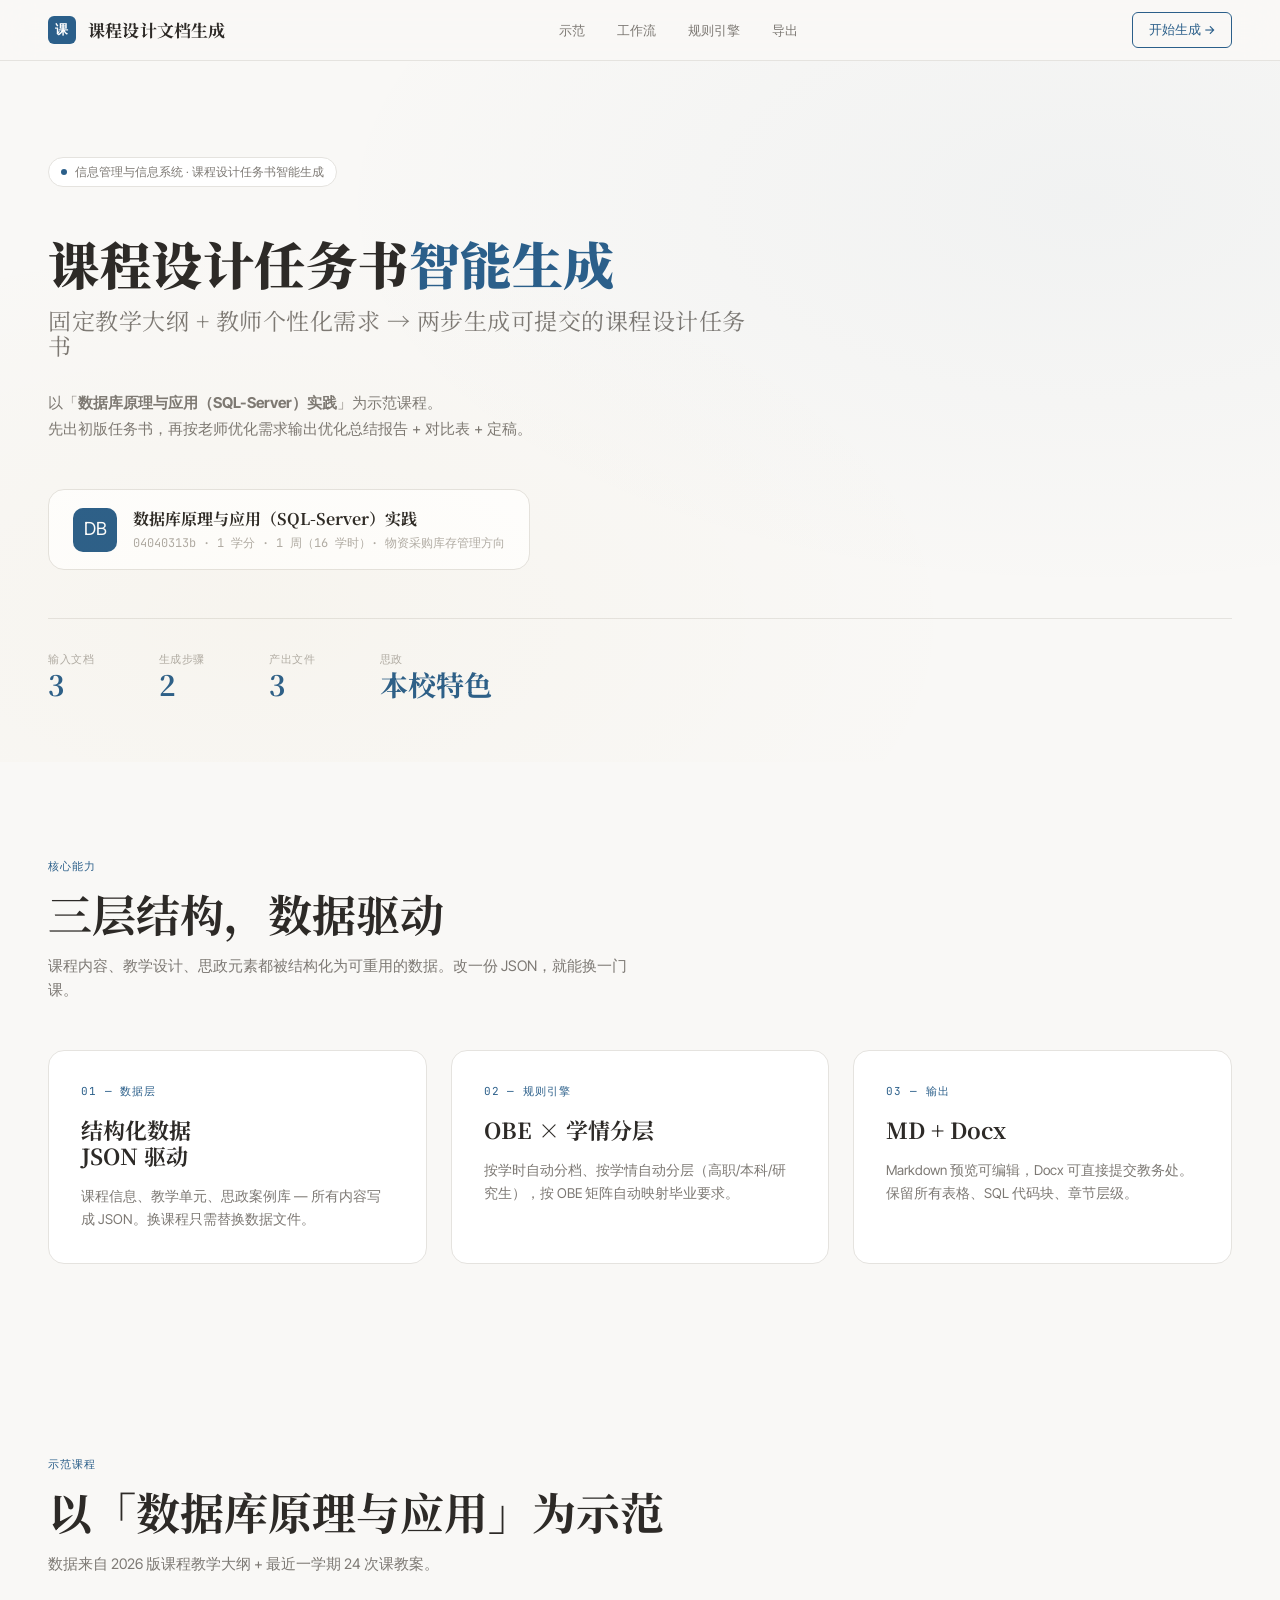
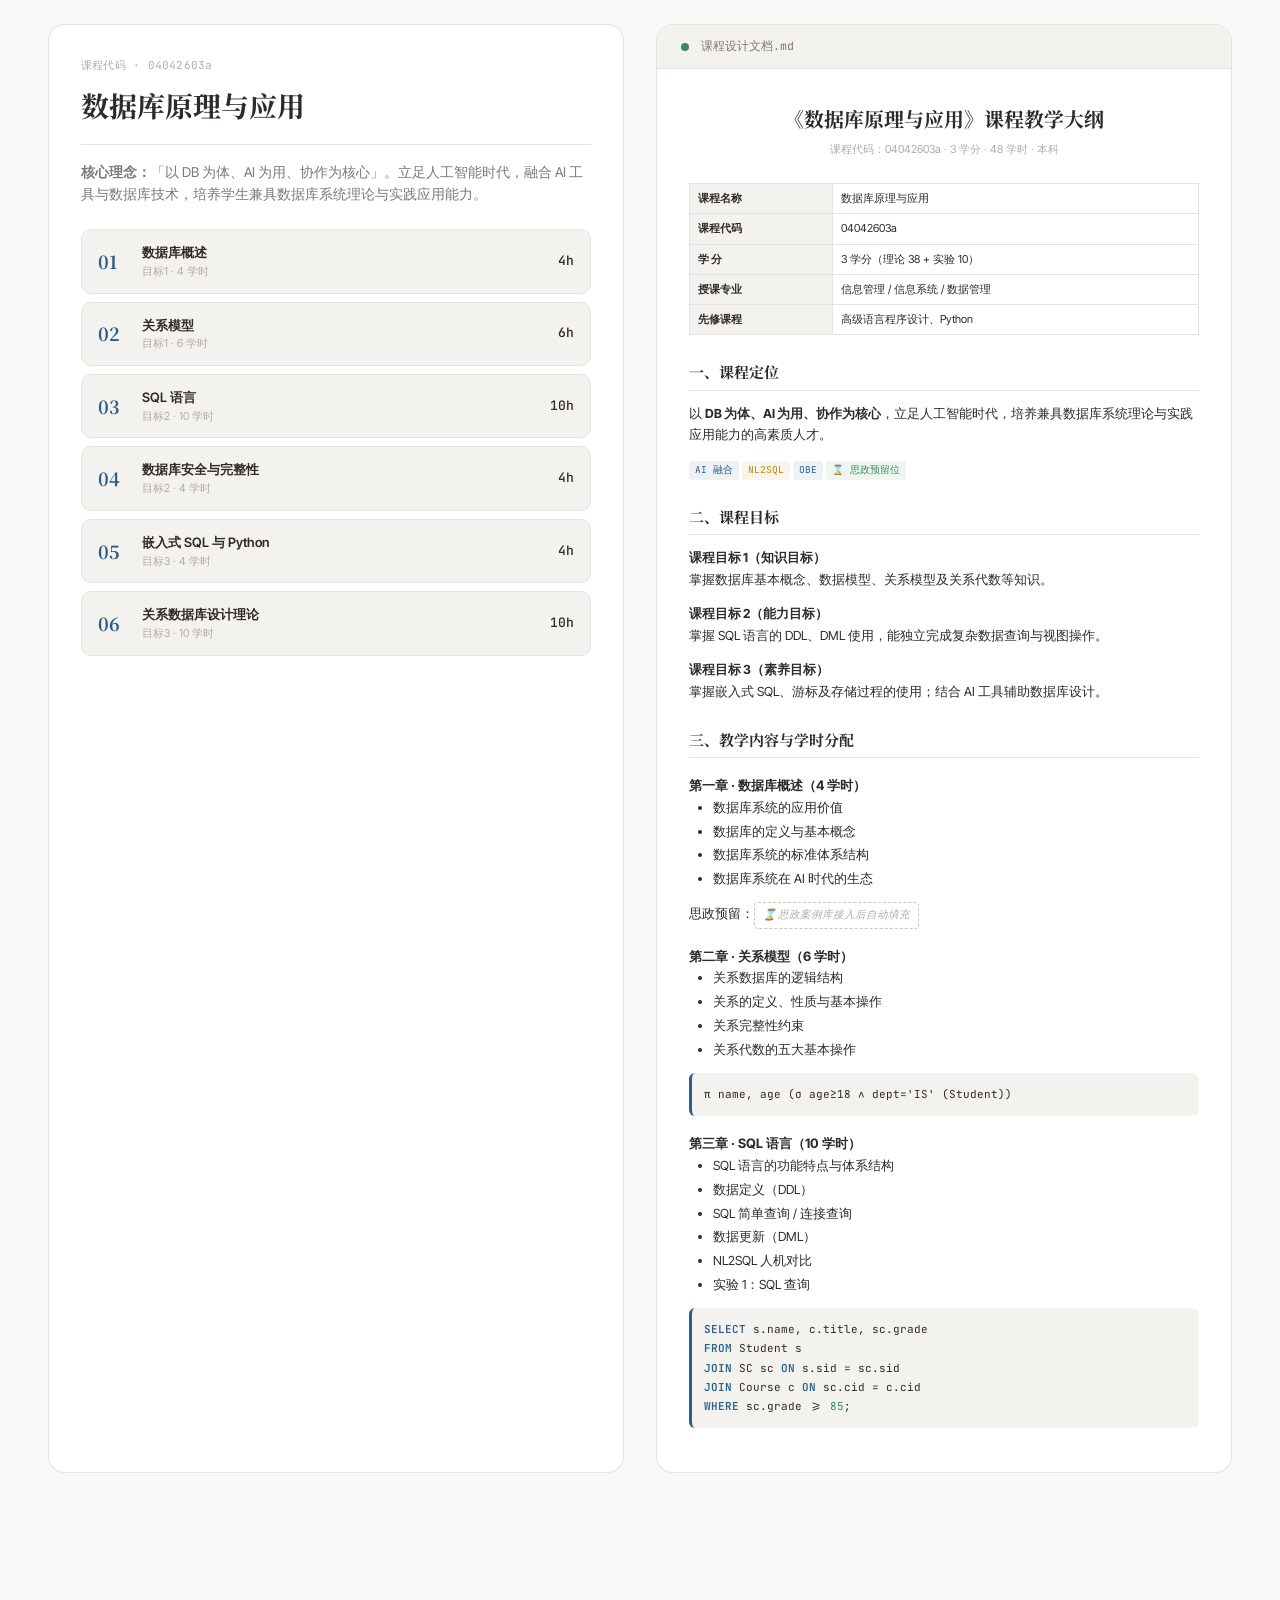
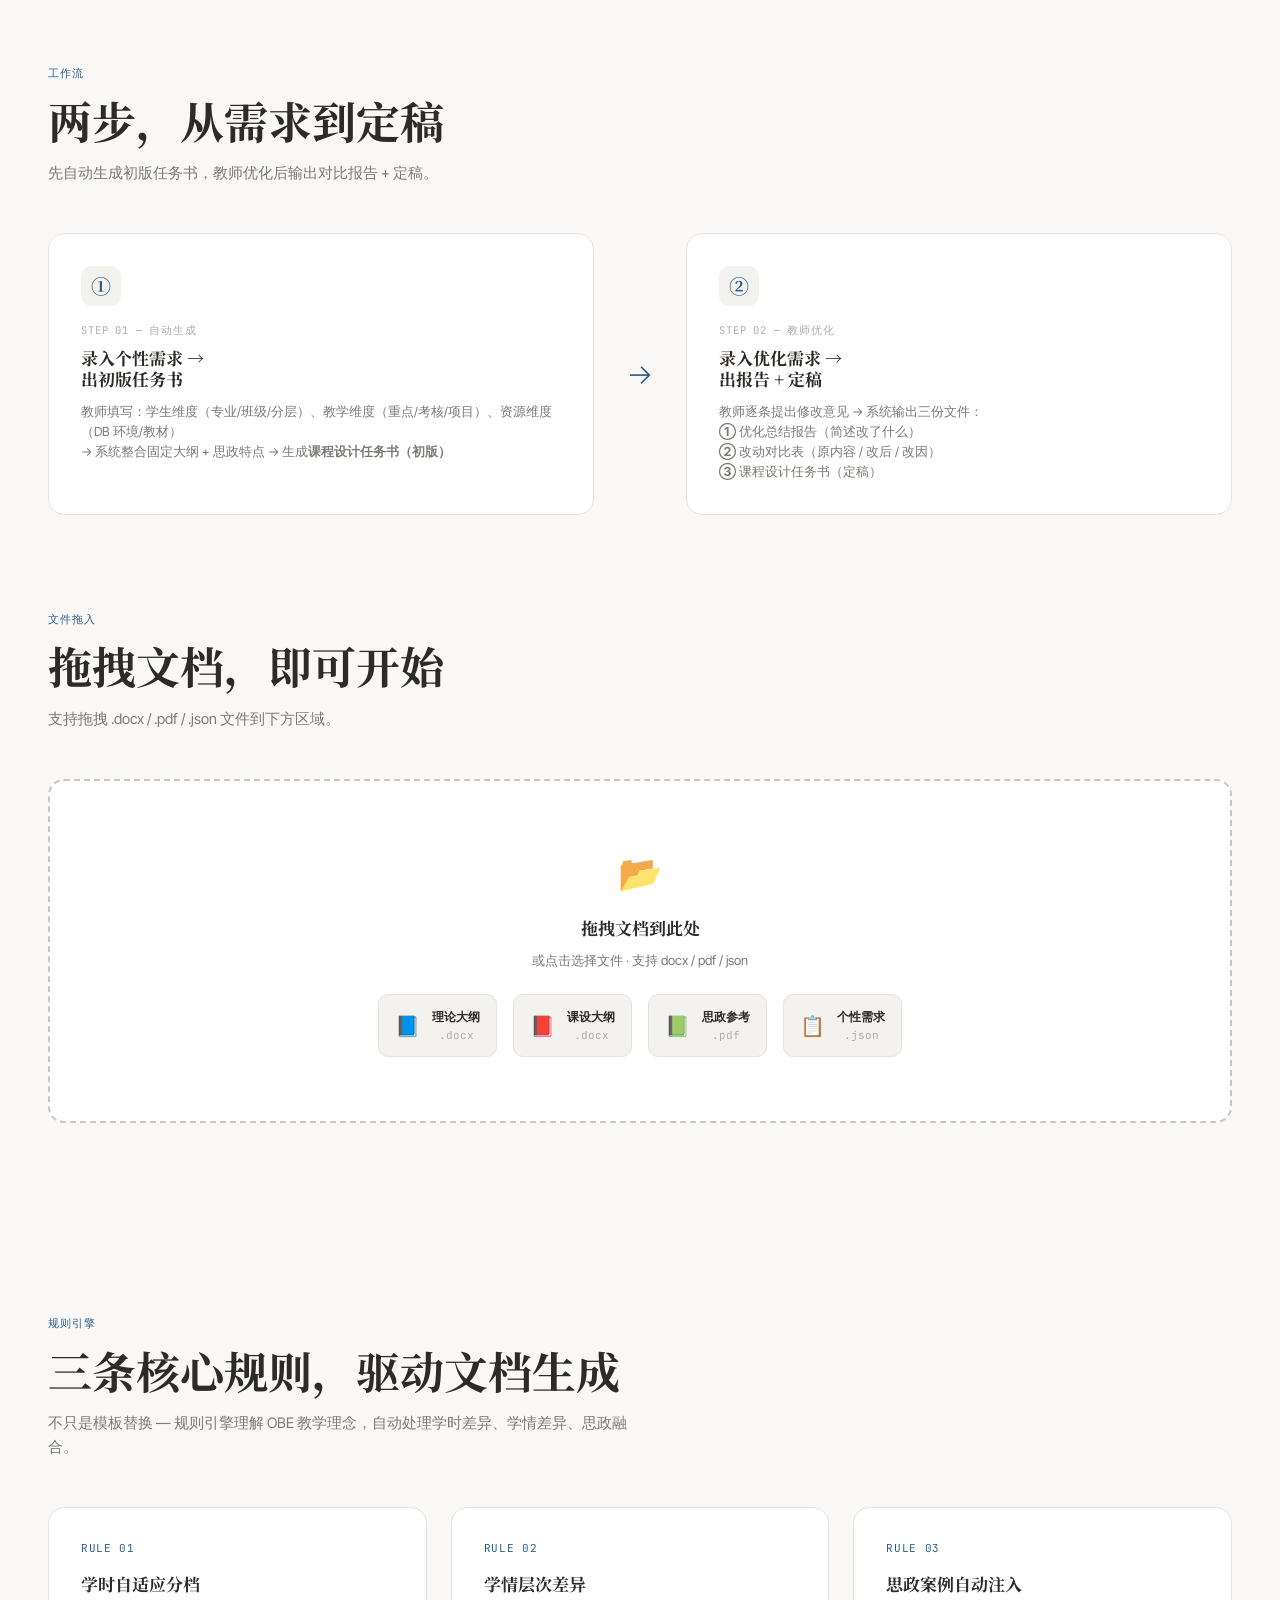
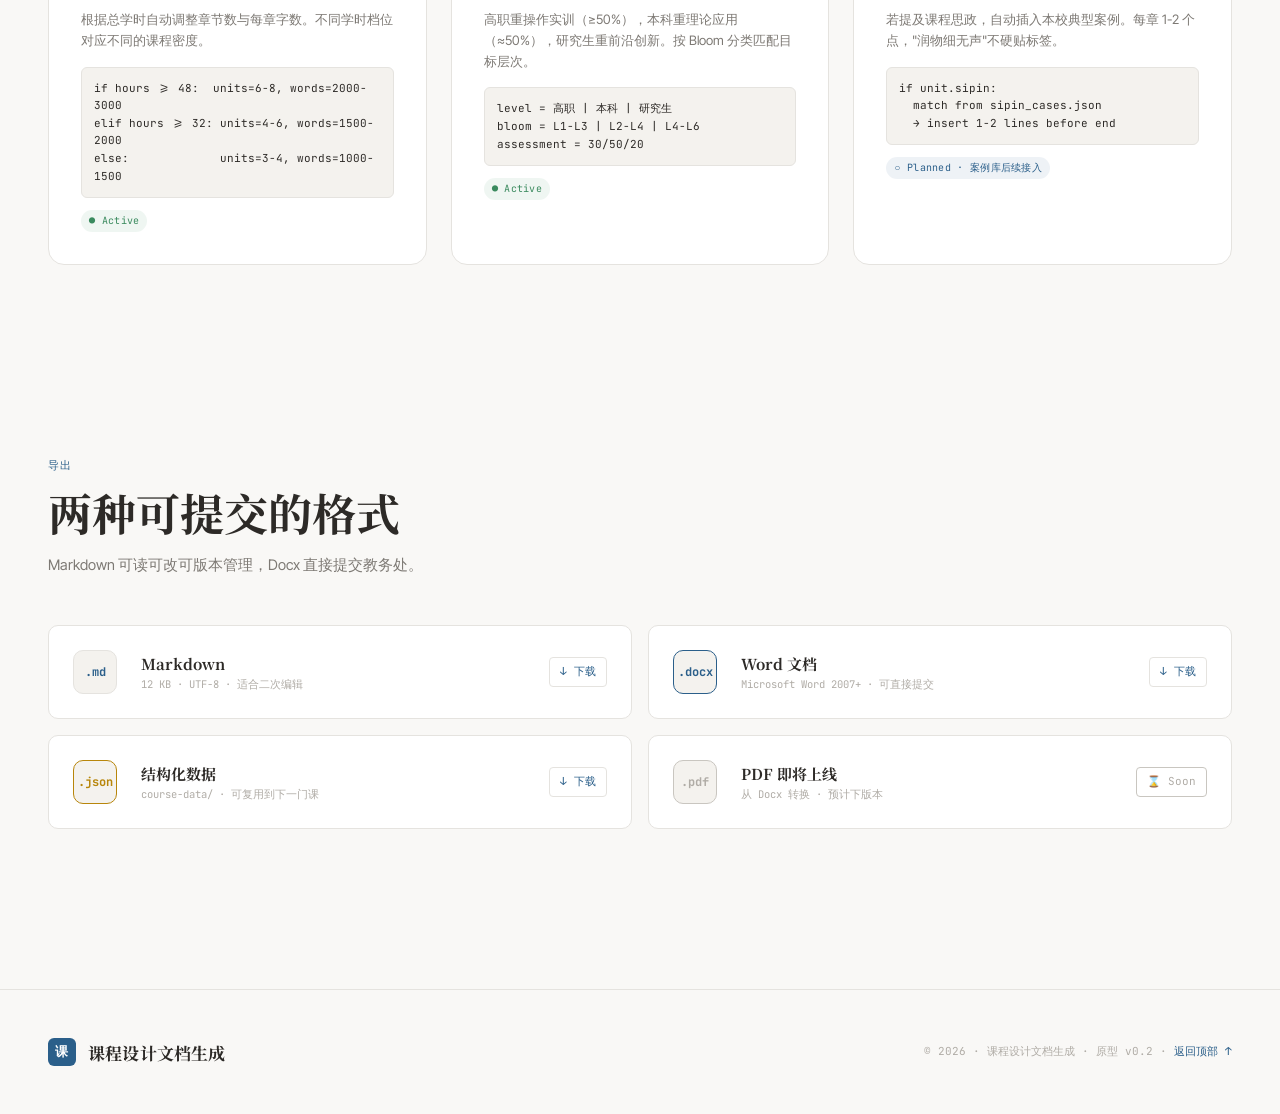
<file: docs/prototype/index_v0.5_20260617_缩小首页标题字号.html>
<!DOCTYPE html>
<html lang="zh-CN">
<head>
<meta charset="UTF-8">
<meta name="viewport" content="width=device-width, initial-scale=1.0">
<title>课程设计文档生成 — 以「数据库原理与应用」为例</title>

<!-- Preconnect + Fonts -->
<link rel="preconnect" href="https://fonts.googleapis.com">
<link rel="preconnect" href="https://fonts.gstatic.com" crossorigin>
<link href="https://fonts.googleapis.com/css2?family=Noto+Serif+SC:wght@400;600;700;900&family=Inter+Tight:wght@300;400;500;600;700&family=JetBrains+Mono:wght@400;500;700&display=swap" rel="stylesheet">

<style>
:root {
  /* Surface — warm academic light */
  --bg: #F9F8F6;
  --bg-2: #F4F2EE;
  --surface: #FFFFFF;
  --surface-2: #FAF9F7;
  --border: #E5E3DF;
  --border-strong: #C9C6C0;

  /* Text */
  --text: #2D2A27;
  --text-2: #7D7974;
  --text-3: #B0ACA6;
  --text-muted: #D0CDC7;

  /* Accents */
  --accent: #2B5F8A;       /* academic blue */
  --accent-soft: #4A82B0;
  --accent-light: #7BA5C8;
  --gold: #B8860B;          /* academic gold */
  --gold-soft: #D4A847;
  --green: #3A8A5E;
  --red: #C9544A;

  /* Typography */
  --font-display: 'Noto Serif SC', Georgia, 'Times New Roman', serif;
  --font-body: 'Inter Tight', -apple-system, BlinkMacSystemFont, 'Segoe UI', sans-serif;
  --font-mono: 'JetBrains Mono', 'SF Mono', Menlo, Consolas, monospace;

  /* Spacing scale */
  --s-1: 4px;  --s-2: 8px;  --s-3: 12px;
  --s-4: 16px; --s-5: 24px; --s-6: 32px;
  --s-7: 48px; --s-8: 64px; --s-9: 96px; --s-10: 128px;

  /* Radius */
  --r-sm: 6px; --r-md: 10px; --r-lg: 16px; --r-xl: 24px;

  /* Shadows */
  --shadow-1: 0 1px 2px rgba(0,0,0,0.06);
  --shadow-2: 0 8px 24px rgba(0,0,0,0.06);
}

* { box-sizing: border-box; margin: 0; padding: 0; }
html { scroll-behavior: smooth; }

body {
  font-family: var(--font-body);
  font-size: 15px;
  line-height: 1.6;
  color: var(--text);
  background: var(--bg);
  -webkit-font-smoothing: antialiased;
}

.wrap { max-width: 1280px; margin: 0 auto; padding: 0 var(--s-7); }
@media (max-width: 768px) { .wrap { padding: 0 var(--s-5); } }

/* NAV */
.nav {
  position: sticky; top: 0; z-index: 100;
  background: rgba(249,248,246,0.85);
  backdrop-filter: blur(16px);
  border-bottom: 1px solid var(--border);
}
.nav-inner {
  display: flex; align-items: center;
  justify-content: space-between;
  height: 60px;
}
.brand {
  display: flex; align-items: center; gap: var(--s-3);
  font-family: var(--font-display);
  font-size: 17px;
  font-weight: 700;
  color: var(--text);
  letter-spacing: 0.01em;
}
.brand-mark {
  width: 28px; height: 28px;
  border-radius: 6px;
  background: var(--accent);
  display: grid; place-items: center;
  font-family: var(--font-mono);
  font-size: 13px; font-weight: 700;
  color: #fff;
}
.nav-links {
  display: flex; gap: var(--s-6);
  font-size: 13px;
  color: var(--text-2);
}
.nav-links a { color: inherit; text-decoration: none; }
.nav-links a:hover { color: var(--accent); }
.nav-cta {
  padding: 7px 16px;
  border: 1px solid var(--accent);
  border-radius: var(--r-sm);
  font-size: 12.5px; font-weight: 500;
  color: var(--accent);
  text-decoration: none;
  transition: all 0.2s;
}
.nav-cta:hover { background: var(--accent); color: #fff; }

/* HERO — new light academic */
.hero {
  padding: var(--s-9) 0 var(--s-8);
  position: relative;
  overflow: hidden;
}
.hero::before {
  content: '';
  position: absolute; inset: 0;
  background:
    radial-gradient(ellipse at 85% 20%, rgba(43,95,138,0.04), transparent 50%),
    radial-gradient(ellipse at 20% 80%, rgba(184,134,11,0.03), transparent 50%);
  pointer-events: none;
}
.hero-tag {
  display: inline-flex; align-items: center; gap: var(--s-2);
  padding: 5px 12px;
  border: 1px solid var(--border);
  border-radius: 100px;
  font-size: 11.5px;
  color: var(--text-2);
  background: var(--surface);
  margin-bottom: var(--s-7);
}
.hero-tag .dot {
  width: 6px; height: 6px;
  border-radius: 50%;
  background: var(--accent);
  animation: pulse 2s infinite;
}
@keyframes pulse { 0%,100%{opacity:1} 50%{opacity:0.4} }

.hero-title {
  font-family: var(--font-display);
  font-size: clamp(30px, 4vw, 52px);
  font-weight: 900;
  line-height: 1.1;
  letter-spacing: 0.01em;
  color: var(--text);
  max-width: 720px;
}
.hero-title .sub {
  display: block;
  font-size: 0.45em;
  font-weight: 400;
  color: var(--text-2);
  margin-top: var(--s-4);
}
.hero-desc {
  font-size: 15px;
  line-height: 1.7;
  color: var(--text-2);
  max-width: 600px;
  margin-top: var(--s-6);
}

.hero-course {
  display: inline-flex; align-items: center; gap: var(--s-4);
  padding: var(--s-4) var(--s-5);
  margin-top: var(--s-7);
  background: var(--surface);
  border: 1px solid var(--border);
  border-radius: var(--r-lg);
}
.hero-course-icon {
  width: 44px; height: 44px;
  border-radius: var(--r-md);
  background: var(--accent);
  display: grid; place-items: center;
  color: #fff; font-size: 18px;
}
.hero-course-info { display: flex; flex-direction: column; gap: 2px; }
.hero-course-name {
  font-family: var(--font-display);
  font-size: 16px;
  font-weight: 700;
  color: var(--text);
}
.hero-course-meta {
  font-size: 12px;
  color: var(--text-3);
  font-family: var(--font-mono);
}
.hero-stats {
  display: flex; gap: var(--s-8);
  margin-top: var(--s-7);
  padding-top: var(--s-6);
  border-top: 1px solid var(--border);
}
.hero-stat { display: flex; flex-direction: column; gap: 2px; }
.hero-stat-label {
  font-family: var(--font-mono); font-size: 10.5px;
  color: var(--text-3); letter-spacing: 0.06em;
  text-transform: uppercase;
}
.hero-stat-value {
  font-family: var(--font-display);
  font-size: 28px; font-weight: 700;
  color: var(--accent); line-height: 1;
}

/* SECTION */
.section { padding: var(--s-9) 0; }
.section-tag {
  font-family: var(--font-mono); font-size: 11px;
  color: var(--accent); letter-spacing: 0.1em;
  margin-bottom: var(--s-3);
}
.section-title {
  font-family: var(--font-display);
  font-size: clamp(28px, 3.5vw, 44px);
  font-weight: 700;
  color: var(--text);
  line-height: 1.15;
}
.section-sub {
  font-size: 14.5px;
  color: var(--text-2);
  max-width: 600px;
  margin-top: var(--s-4);
  line-height: 1.65;
}

/* CAPABILITIES */
.caps {
  display: grid;
  grid-template-columns: repeat(3, 1fr);
  gap: var(--s-5);
  margin-top: var(--s-7);
}
@media (max-width: 900px) { .caps { grid-template-columns: 1fr; } }
.cap {
  background: var(--surface);
  border: 1px solid var(--border);
  border-radius: var(--r-lg);
  padding: var(--s-6);
  transition: all 0.2s;
}
.cap:hover {
  border-color: var(--accent); box-shadow: var(--shadow-2);
}
.cap-num {
  font-family: var(--font-mono); font-size: 11px;
  color: var(--accent); letter-spacing: 0.08em;
}
.cap-title {
  font-family: var(--font-display);
  font-size: 22px; font-weight: 700;
  color: var(--text); margin-top: var(--s-4);
  line-height: 1.2;
}
.cap-desc {
  font-size: 13.5px; color: var(--text-2);
  line-height: 1.7; margin-top: var(--s-4);
}

/* SHOWCASE */
.showcase {
  display: grid;
  grid-template-columns: 1fr 1fr;
  gap: var(--s-6);
  margin-top: var(--s-7);
}
@media (max-width: 1024px) { .showcase { grid-template-columns: 1fr; } }

.showcase-card {
  background: var(--surface);
  border: 1px solid var(--border);
  border-radius: var(--r-lg);
  padding: var(--s-6);
}
.showcase-card .code {
  font-family: var(--font-mono); font-size: 11px;
  color: var(--text-3); letter-spacing: 0.02em;
}
.showcase-card .name {
  font-family: var(--font-display);
  font-size: 28px; font-weight: 700;
  color: var(--text); margin-top: var(--s-2);
}
.showcase-card .tagline {
  font-size: 13.5px; color: var(--text-2);
  line-height: 1.65; margin-top: var(--s-4);
  padding-top: var(--s-4);
  border-top: 1px solid var(--border);
}

.unit-list { margin-top: var(--s-5); display: flex; flex-direction: column; gap: var(--s-2); }
.unit {
  display: grid;
  grid-template-columns: 32px 1fr 48px;
  align-items: center; gap: var(--s-3);
  padding: var(--s-3) var(--s-4);
  border: 1px solid var(--border);
  border-radius: var(--r-md);
  background: var(--bg-2);
  cursor: pointer;
  transition: all 0.15s;
}
.unit:hover { border-color: var(--accent); }
.unit-num {
  font-family: var(--font-display); font-size: 18px;
  font-weight: 700; color: var(--accent);
}
.unit-name { font-size: 13px; font-weight: 600; }
.unit-meta { font-size: 11px; color: var(--text-3); }
.unit-hours { text-align: right; font-family: var(--font-mono); font-size: 13px; font-weight: 500; }

/* PREVIEW PANE */
.preview-pane {
  background: #fff; color: #2D2A27;
  border: 1px solid var(--border);
  border-radius: var(--r-lg);
  overflow: hidden;
  display: flex; flex-direction: column;
}
.preview-head {
  padding: var(--s-3) var(--s-5);
  background: var(--bg-2);
  border-bottom: 1px solid var(--border);
  display: flex; align-items: center; gap: var(--s-3);
  font-family: var(--font-mono); font-size: 11.5px; color: var(--text-2);
}
.preview-head .live { width: 8px; height: 8px; border-radius: 50%; background: var(--green); }
.preview-body {
  padding: var(--s-6) var(--s-6);
  font-size: 12.5px; line-height: 1.75;
  flex: 1; overflow-y: auto; min-height: 400px;
}
.preview-body .doc-title {
  font-family: var(--font-display);
  font-size: 20px; font-weight: 700;
  text-align: center; margin-bottom: 4px;
}
.preview-body .doc-sub {
  text-align: center; font-size: 11px; color: var(--text-3);
  margin-bottom: var(--s-5);
}
.preview-body .doc-table {
  width: 100%; border-collapse: collapse; margin-bottom: var(--s-4); font-size: 11px;
}
.preview-body .doc-table th, .preview-body .doc-table td {
  border: 1px solid var(--border); padding: 5px 8px; text-align: left;
}
.preview-body .doc-table th {
  background: var(--bg-2); font-weight: 600; width: 28%;
}
.preview-body h3 {
  font-family: var(--font-display); font-size: 15px; font-weight: 700;
  margin-top: var(--s-5); margin-bottom: var(--s-3);
  border-bottom: 1px solid var(--border);
  padding-bottom: 4px;
}
.preview-body h4 { font-size: 13px; font-weight: 700; margin-top: var(--s-4); }
.preview-body p { margin-bottom: var(--s-3); }
.preview-body ul { margin-left: var(--s-5); margin-bottom: var(--s-3); }
.preview-body ul li { margin-bottom: 2px; }
.preview-body .sql {
  font-family: var(--font-mono); font-size: 11px;
  background: var(--bg-2); padding: var(--s-3);
  border-radius: var(--r-sm); margin: var(--s-3) 0;
  border-left: 3px solid var(--accent);
  white-space: pre-wrap;
}
.preview-body .tag {
  display: inline-block; padding: 1px 6px; border-radius: 3px;
  font-family: var(--font-mono); font-size: 9.5px;
  background: rgba(43,95,138,0.08); color: var(--accent);
  margin-right: 3px;
}
.preview-body .tag.ai { background: rgba(184,134,11,0.08); color: var(--gold); }
.preview-body .tag.sipin { background: rgba(58,138,94,0.08); color: var(--green); }
.preview-body .placeholder {
  display: inline-block; padding: 3px 8px;
  border: 1px dashed var(--border-strong);
  border-radius: 4px; color: var(--text-3);
  font-size: 10.5px; font-style: italic;
}

/* WORKFLOW */
.workflow {
  display: grid;
  grid-template-columns: repeat(4, 1fr);
  gap: var(--s-4);
  margin-top: var(--s-7);
}
@media (max-width: 1024px) { .workflow { grid-template-columns: repeat(2, 1fr); } }
@media (max-width: 600px) { .workflow { grid-template-columns: 1fr; } }
.step {
  background: var(--surface);
  border: 1px solid var(--border);
  border-radius: var(--r-lg);
  padding: var(--s-6);
}
.step-icon {
  width: 40px; height: 40px;
  border-radius: var(--r-md);
  background: var(--bg-2);
  display: grid; place-items: center;
  font-family: var(--font-display); font-size: 20px;
  font-weight: 700; color: var(--accent);
  margin-bottom: var(--s-4);
}
.step-num {
  font-family: var(--font-mono); font-size: 10.5px;
  color: var(--text-3); letter-spacing: 0.08em;
}
.step-title {
  font-family: var(--font-display);
  font-size: 17px; font-weight: 700;
  color: var(--text); margin-top: var(--s-2);
  line-height: 1.25;
}
.step-desc {
  font-size: 12.5px; color: var(--text-2);
  line-height: 1.6; margin-top: var(--s-3);
}

/* DROP ZONE */
.drop-zone {
  border: 2px dashed var(--border-strong);
  border-radius: var(--r-lg);
  padding: var(--s-8) var(--s-6);
  text-align: center;
  background: var(--surface);
  cursor: pointer;
  transition: all 0.2s;
  margin-top: var(--s-7);
}
.drop-zone:hover, .drop-zone.dragover {
  border-color: var(--accent);
  background: rgba(43,95,138,0.03);
}
.drop-zone-icon {
  font-size: 36px; margin-bottom: var(--s-3);
}
.drop-zone-title {
  font-family: var(--font-display); font-size: 17px; font-weight: 700;
  color: var(--text);
}
.drop-zone-sub {
  font-size: 13px; color: var(--text-2); margin-top: var(--s-2);
}
.drop-zone-files {
  display: flex; gap: var(--s-4); justify-content: center;
  margin-top: var(--s-5); flex-wrap: wrap;
}
.drop-file {
  display: flex; align-items: center; gap: var(--s-3);
  padding: var(--s-3) var(--s-4);
  background: var(--bg-2);
  border: 1px solid var(--border);
  border-radius: var(--r-md);
  font-size: 12px;
}
.drop-file .icon { font-size: 20px; }
.drop-file .name { font-weight: 600; }
.drop-file .type { color: var(--text-3); font-family: var(--font-mono); font-size: 11px; }

/* RULES */
.rules-grid {
  display: grid;
  grid-template-columns: repeat(3, 1fr);
  gap: var(--s-5); margin-top: var(--s-7);
}
@media (max-width: 900px) { .rules-grid { grid-template-columns: 1fr; } }
.rule {
  background: var(--surface);
  border: 1px solid var(--border);
  border-radius: var(--r-lg);
  padding: var(--s-6);
}
.rule-num {
  font-family: var(--font-mono); font-size: 11px;
  color: var(--accent); letter-spacing: 0.06em;
}
.rule-title {
  font-family: var(--font-display);
  font-size: 17px; font-weight: 700;
  color: var(--text); margin-top: var(--s-3);
}
.rule-body {
  font-size: 13px; color: var(--text-2);
  line-height: 1.6; margin-top: var(--s-3);
}
.rule-code {
  font-family: var(--font-mono); font-size: 11px;
  background: var(--bg-2); padding: var(--s-3); border-radius: var(--r-sm);
  border: 1px solid var(--border); margin-top: var(--s-4);
  white-space: pre-wrap;
}
.rule-status {
  display: inline-flex; align-items: center; gap: 6px;
  padding: 3px 8px; border-radius: 100px;
  font-family: var(--font-mono); font-size: 10px;
  margin-top: var(--s-3); letter-spacing: 0.03em;
}
.rule-status.active { background: rgba(58,138,94,0.08); color: var(--green); }
.rule-status.planned { background: rgba(43,95,138,0.08); color: var(--accent); }

/* EXPORT */
.export-list {
  display: grid;
  grid-template-columns: repeat(2, 1fr);
  gap: var(--s-4);
  margin-top: var(--s-7);
}
@media (max-width: 768px) { .export-list { grid-template-columns: 1fr; } }
.export-item {
  display: flex; align-items: center; gap: var(--s-5);
  padding: var(--s-5);
  background: var(--surface);
  border: 1px solid var(--border);
  border-radius: var(--r-md);
  cursor: pointer;
  transition: all 0.15s;
}
.export-item:hover { border-color: var(--accent); }
.export-icon {
  width: 44px; height: 44px;
  border-radius: var(--r-md);
  background: var(--bg-2);
  border: 1px solid var(--border);
  display: grid; place-items: center;
  font-family: var(--font-mono); font-size: 12px; font-weight: 700;
  color: var(--accent);
}
.export-name { font-family: var(--font-display); font-size: 15px; font-weight: 700; color: var(--text); }
.export-meta { font-family: var(--font-mono); font-size: 10.5px; color: var(--text-3); }
.export-action {
  margin-left: auto;
  font-family: var(--font-mono); font-size: 11px;
  padding: 5px 10px; border: 1px solid var(--border);
  border-radius: 4px; color: var(--accent);
}

/* FOOTER */
.footer {
  border-top: 1px solid var(--border);
  padding: var(--s-7) 0;
  margin-top: var(--s-8);
}
.footer-inner {
  display: flex;
  justify-content: space-between;
  align-items: center;
  flex-wrap: wrap; gap: var(--s-4);
}
.footer-meta {
  font-family: var(--font-mono); font-size: 11px; color: var(--text-3);
}
.footer-meta a { color: var(--accent); text-decoration: none; }

/* UTILITY */
.rise { animation: rise 0.6s cubic-bezier(0.15,0.85,0.25,1) backwards; }
.rise-1 { animation-delay: 0.05s; }
.rise-2 { animation-delay: 0.1s; }
.rise-3 { animation-delay: 0.15s; }
.rise-4 { animation-delay: 0.2s; }
.rise-5 { animation-delay: 0.25s; }

@keyframes rise {
  from { opacity: 0; transform: translateY(16px); }
  to { opacity: 1; transform: translateY(0); }
}
</style>
</head>
<body>

<!-- NAV -->
<nav class="nav">
  <div class="wrap nav-inner">
    <div class="brand">
      <div class="brand-mark">课</div>
      <div class="brand-text"><strong>课程设计文档</strong>生成</div>
    </div>
    <div class="nav-links">
      <a href="#showcase">示范</a>
      <a href="#workflow">工作流</a>
      <a href="#rules">规则引擎</a>
      <a href="#export">导出</a>
    </div>
    <a href="#showcase" class="nav-cta">开始生成 →</a>
  </div>
</nav>

<!-- HERO -->
<section class="hero">
  <div class="wrap">
    <div class="hero-tag rise rise-1">
      <span class="dot"></span>
      <span>信息管理与信息系统 · 课程设计任务书智能生成</span>
    </div>

    <h1 class="hero-title rise rise-2">
      课程设计任务书<span style="color:var(--accent)">智能生成</span>
      <span class="sub">固定教学大纲 + 教师个性化需求 → 两步生成可提交的课程设计任务书</span>
    </h1>

    <p class="hero-desc rise rise-3">
      以「<strong>数据库原理与应用（SQL-Server）实践</strong>」为示范课程。<br>
      先出初版任务书，再按老师优化需求输出优化总结报告 + 对比表 + 定稿。
    </p>

    <div class="hero-course rise rise-4">
      <div class="hero-course-icon">DB</div>
      <div class="hero-course-info">
        <div class="hero-course-name">数据库原理与应用（SQL-Server）实践</div>
        <div class="hero-course-meta">04040313b · 1 学分 · 1 周（16 学时）· 物资采购库存管理方向</div>
      </div>
    </div>

    <div class="hero-stats rise rise-5">
      <div class="hero-stat">
        <div class="hero-stat-label">输入文档</div>
        <div class="hero-stat-value">3</div>
      </div>
      <div class="hero-stat">
        <div class="hero-stat-label">生成步骤</div>
        <div class="hero-stat-value">2</div>
      </div>
      <div class="hero-stat">
        <div class="hero-stat-label">产出文件</div>
        <div class="hero-stat-value">3</div>
      </div>
      <div class="hero-stat">
        <div class="hero-stat-label">思政</div>
        <div class="hero-stat-value">本校特色</div>
      </div>
    </div>
  </div>
</section>

<!-- CAPABILITIES -->
<section class="section" id="capabilities">
  <div class="wrap">
    <div class="section-tag">核心能力</div>
    <h2 class="section-title">三层结构，数据驱动</h2>
    <p class="section-sub">课程内容、教学设计、思政元素都被结构化为可重用的数据。改一份 JSON，就能换一门课。</p>

    <div class="caps">
      <div class="cap">
        <div class="cap-num">01 — 数据层</div>
        <h3 class="cap-title">结构化数据<br>JSON 驱动</h3>
        <p class="cap-desc">课程信息、教学单元、思政案例库 — 所有内容写成 JSON。换课程只需替换数据文件。</p>
      </div>
      <div class="cap">
        <div class="cap-num">02 — 规则引擎</div>
        <h3 class="cap-title">OBE × 学情分层</h3>
        <p class="cap-desc">按学时自动分档、按学情自动分层（高职/本科/研究生），按 OBE 矩阵自动映射毕业要求。</p>
      </div>
      <div class="cap">
        <div class="cap-num">03 — 输出</div>
        <h3 class="cap-title">MD + Docx</h3>
        <p class="cap-desc">Markdown 预览可编辑，Docx 可直接提交教务处。保留所有表格、SQL 代码块、章节层级。</p>
      </div>
    </div>
  </div>
</section>

<!-- SHOWCASE -->
<section class="section" id="showcase">
  <div class="wrap">
    <div class="section-tag">示范课程</div>
    <h2 class="section-title">以「数据库原理与应用」为示范</h2>
    <p class="section-sub">数据来自 2026 版课程教学大纲 + 最近一学期 24 次课教案。</p>

    <div class="showcase">
      <div class="showcase-card">
        <div class="code">课程代码 · 04042603a</div>
        <div class="name">数据库原理与应用</div>
        <p class="tagline"><strong>核心理念：</strong>「以 DB 为体、AI 为用、协作为核心」。立足人工智能时代，融合 AI 工具与数据库技术，培养学生兼具数据库系统理论与实践应用能力。</p>

        <div class="unit-list">
          <div class="unit">
            <div class="unit-num">01</div>
            <div><div class="unit-name">数据库概述</div><div class="unit-meta">目标1 · 4 学时</div></div>
            <div class="unit-hours">4h</div>
          </div>
          <div class="unit">
            <div class="unit-num">02</div>
            <div><div class="unit-name">关系模型</div><div class="unit-meta">目标1 · 6 学时</div></div>
            <div class="unit-hours">6h</div>
          </div>
          <div class="unit">
            <div class="unit-num">03</div>
            <div><div class="unit-name">SQL 语言</div><div class="unit-meta">目标2 · 10 学时</div></div>
            <div class="unit-hours">10h</div>
          </div>
          <div class="unit">
            <div class="unit-num">04</div>
            <div><div class="unit-name">数据库安全与完整性</div><div class="unit-meta">目标2 · 4 学时</div></div>
            <div class="unit-hours">4h</div>
          </div>
          <div class="unit">
            <div class="unit-num">05</div>
            <div><div class="unit-name">嵌入式 SQL 与 Python</div><div class="unit-meta">目标3 · 4 学时</div></div>
            <div class="unit-hours">4h</div>
          </div>
          <div class="unit">
            <div class="unit-num">06</div>
            <div><div class="unit-name">关系数据库设计理论</div><div class="unit-meta">目标3 · 10 学时</div></div>
            <div class="unit-hours">10h</div>
          </div>
        </div>
      </div>

      <!-- Preview pane -->
      <div class="preview-pane">
        <div class="preview-head">
          <span class="live"></span>
          课程设计文档.md
        </div>
        <div class="preview-body">
          <div class="doc-title">《数据库原理与应用》课程教学大纲</div>
          <div class="doc-sub">课程代码：04042603a · 3 学分 · 48 学时 · 本科</div>

          <table class="doc-table">
            <tr><th>课程名称</th><td>数据库原理与应用</td></tr>
            <tr><th>课程代码</th><td>04042603a</td></tr>
            <tr><th>学  分</th><td>3 学分（理论 38 + 实验 10）</td></tr>
            <tr><th>授课专业</th><td>信息管理 / 信息系统 / 数据管理</td></tr>
            <tr><th>先修课程</th><td>高级语言程序设计、Python</td></tr>
          </table>

          <h3>一、课程定位</h3>
          <p>以 <strong>DB 为体、AI 为用、协作为核心</strong>，立足人工智能时代，培养兼具数据库系统理论与实践应用能力的高素质人才。</p>
          <p><span class="tag">AI 融合</span><span class="tag ai">NL2SQL</span><span class="tag">OBE</span><span class="tag sipin">⌛ 思政预留位</span></p>

          <h3>二、课程目标</h3>
          <p><strong>课程目标 1（知识目标）</strong><br>掌握数据库基本概念、数据模型、关系模型及关系代数等知识。</p>
          <p><strong>课程目标 2（能力目标）</strong><br>掌握 SQL 语言的 DDL、DML 使用，能独立完成复杂数据查询与视图操作。</p>
          <p><strong>课程目标 3（素养目标）</strong><br>掌握嵌入式 SQL、游标及存储过程的使用；结合 AI 工具辅助数据库设计。</p>

          <h3>三、教学内容与学时分配</h3>
          <h4>第一章 · 数据库概述（4 学时）</h4>
          <ul>
            <li>数据库系统的应用价值</li>
            <li>数据库的定义与基本概念</li>
            <li>数据库系统的标准体系结构</li>
            <li>数据库系统在 AI 时代的生态</li>
          </ul>
          <p>思政预留：<span class="placeholder">⌛ 思政案例库接入后自动填充</span></p>

          <h4>第二章 · 关系模型（6 学时）</h4>
          <ul>
            <li>关系数据库的逻辑结构</li>
            <li>关系的定义、性质与基本操作</li>
            <li>关系完整性约束</li>
            <li>关系代数的五大基本操作</li>
          </ul>
          <div class="sql">π name, age (σ age≥18 ∧ dept='IS' (Student))</div>

          <h4>第三章 · SQL 语言（10 学时）</h4>
          <ul>
            <li>SQL 语言的功能特点与体系结构</li>
            <li>数据定义（DDL）</li>
            <li>SQL 简单查询 / 连接查询</li>
            <li>数据更新（DML）</li>
            <li>NL2SQL 人机对比</li>
            <li>实验 1：SQL 查询</li>
          </ul>
          <div class="sql"><span style="color:#2B5F8A;font-weight:600">SELECT</span> s.name, c.title, sc.grade
<span style="color:#2B5F8A;font-weight:600">FROM</span> Student s
<span style="color:#2B5F8A;font-weight:600">JOIN</span> SC sc <span style="color:#2B5F8A;font-weight:600">ON</span> s.sid = sc.sid
<span style="color:#2B5F8A;font-weight:600">JOIN</span> Course c <span style="color:#2B5F8A;font-weight:600">ON</span> sc.cid = c.cid
<span style="color:#2B5F8A;font-weight:600">WHERE</span> sc.grade >= <span style="color:#3A8A5E">85</span>;</div>
        </div>
      </div>
    </div>
  </div>
</section>

<!-- WORKFLOW — 两步流程 -->
<section class="section" id="workflow">
  <div class="wrap">
    <div class="section-tag">工作流</div>
    <h2 class="section-title">两步，从需求到定稿</h2>
    <p class="section-sub">先自动生成初版任务书，教师优化后输出对比报告 + 定稿。</p>

    <div class="workflow" style="grid-template-columns: 1fr 60px 1fr;">
      <div class="step">
        <div class="step-icon">①</div>
        <div class="step-num">STEP 01 — 自动生成</div>
        <h3 class="step-title">录入个性需求 →<br>出初版任务书</h3>
        <p class="step-desc">
          教师填写：学生维度（专业/班级/分层）、教学维度（重点/考核/项目）、资源维度（DB 环境/教材）<br>
          → 系统整合固定大纲 + 思政特点 → 生成<strong>课程设计任务书（初版）</strong>
        </p>
      </div>

      <div style="display:flex;align-items:center;justify-content:center;font-size:28px;color:var(--accent);font-weight:300;">→</div>

      <div class="step">
        <div class="step-icon">②</div>
        <div class="step-num">STEP 02 — 教师优化</div>
        <h3 class="step-title">录入优化需求 →<br>出报告 + 定稿</h3>
        <p class="step-desc">
          教师逐条提出修改意见 → 系统输出三份文件：<br>
          <strong>①</strong> 优化总结报告（简述改了什么）<br>
          <strong>②</strong> 改动对比表（原内容 / 改后 / 改因）<br>
          <strong>③</strong> 课程设计任务书（定稿）
        </p>
      </div>
    </div>
  </div>
</section>

<!-- DROP ZONE -->
<section class="section" style="padding-top:0;">
  <div class="wrap">
    <div class="section-tag">文件拖入</div>
    <h2 class="section-title">拖拽文档，即可开始</h2>
    <p class="section-sub">支持拖拽 .docx / .pdf / .json 文件到下方区域。</p>

    <div class="drop-zone" id="dropZone">
      <div class="drop-zone-icon">📂</div>
      <div class="drop-zone-title">拖拽文档到此处</div>
      <div class="drop-zone-sub">或点击选择文件 · 支持 docx / pdf / json</div>
      <div class="drop-zone-files">
        <div class="drop-file">
          <span class="icon">📘</span>
          <div><div class="name">理论大纲</div><div class="type">.docx</div></div>
        </div>
        <div class="drop-file">
          <span class="icon">📕</span>
          <div><div class="name">课设大纲</div><div class="type">.docx</div></div>
        </div>
        <div class="drop-file">
          <span class="icon">📗</span>
          <div><div class="name">思政参考</div><div class="type">.pdf</div></div>
        </div>
        <div class="drop-file">
          <span class="icon">📋</span>
          <div><div class="name">个性需求</div><div class="type">.json</div></div>
        </div>
      </div>
    </div>
  </div>
</section>

<!-- RULES ENGINE -->
<section class="section" id="rules">
  <div class="wrap">
    <div class="section-tag">规则引擎</div>
    <h2 class="section-title">三条核心规则，驱动文档生成</h2>
    <p class="section-sub">不只是模板替换 — 规则引擎理解 OBE 教学理念，自动处理学时差异、学情差异、思政融合。</p>

    <div class="rules-grid">
      <div class="rule">
        <div class="rule-num">RULE 01</div>
        <h3 class="rule-title">学时自适应分档</h3>
        <p class="rule-body">根据总学时自动调整章节数与每章字数。不同学时档位对应不同的课程密度。</p>
        <pre class="rule-code">if hours >= 48:  units=6-8, words=2000-3000
elif hours >= 32: units=4-6, words=1500-2000
else:             units=3-4, words=1000-1500</pre>
        <span class="rule-status active">● Active</span>
      </div>

      <div class="rule">
        <div class="rule-num">RULE 02</div>
        <h3 class="rule-title">学情层次差异</h3>
        <p class="rule-body">高职重操作实训（≥50%），本科重理论应用（≈50%），研究生重前沿创新。按 Bloom 分类匹配目标层次。</p>
        <pre class="rule-code">level = 高职 | 本科 | 研究生
bloom = L1-L3 | L2-L4 | L4-L6
assessment = 30/50/20</pre>
        <span class="rule-status active">● Active</span>
      </div>

      <div class="rule">
        <div class="rule-num">RULE 03</div>
        <h3 class="rule-title">思政案例自动注入</h3>
        <p class="rule-body">若提及课程思政，自动插入本校典型案例。每章 1-2 个点，"润物细无声"不硬贴标签。</p>
        <pre class="rule-code">if unit.sipin:
  match from sipin_cases.json
  → insert 1-2 lines before end</pre>
        <span class="rule-status planned">○ Planned · 案例库后续接入</span>
      </div>
    </div>
  </div>
</section>

<!-- EXPORT -->
<section class="section" id="export">
  <div class="wrap">
    <div class="section-tag">导出</div>
    <h2 class="section-title">两种可提交的格式</h2>
    <p class="section-sub">Markdown 可读可改可版本管理，Docx 直接提交教务处。</p>

    <div class="export-list">
      <div class="export-item">
        <div class="export-icon">.md</div>
        <div>
          <div class="export-name">Markdown</div>
          <div class="export-meta">12 KB · UTF-8 · 适合二次编辑</div>
        </div>
        <div class="export-action">↓ 下载</div>
      </div>
      <div class="export-item">
        <div class="export-icon" style="color:var(--accent);border-color:var(--accent)">.docx</div>
        <div>
          <div class="export-name">Word 文档</div>
          <div class="export-meta">Microsoft Word 2007+ · 可直接提交</div>
        </div>
        <div class="export-action">↓ 下载</div>
      </div>
      <div class="export-item">
        <div class="export-icon" style="color:var(--gold);border-color:var(--gold)">.json</div>
        <div>
          <div class="export-name">结构化数据</div>
          <div class="export-meta">course-data/ · 可复用到下一门课</div>
        </div>
        <div class="export-action">↓ 下载</div>
      </div>
      <div class="export-item">
        <div class="export-icon" style="color:var(--text-3);border-color:var(--border-strong)">.pdf</div>
        <div>
          <div class="export-name">PDF 即将上线</div>
          <div class="export-meta">从 Docx 转换 · 预计下版本</div>
        </div>
        <div class="export-action" style="color:var(--text-3);border-color:var(--border-strong)">⌛ Soon</div>
      </div>
    </div>
  </div>
</section>

<!-- FOOTER -->
<footer class="footer">
  <div class="wrap footer-inner">
    <div class="brand">
      <div class="brand-mark">课</div>
      <div class="brand-text"><strong>课程设计文档</strong>生成</div>
    </div>
    <div class="footer-meta">
      © 2026 · 课程设计文档生成 · 原型 v0.2 · <a href="#">返回顶部 ↑</a>
    </div>
  </div>
</footer>

<script>
document.querySelectorAll('.unit').forEach(u => u.addEventListener('click', () => {
  document.querySelector('#showcase').scrollIntoView({ behavior: 'smooth' });
}));
// Export click
document.querySelectorAll('.export-item').forEach(item => {
  item.addEventListener('click', () => alert('下载功能在实现阶段启用。本版本为设计原型。'));
});

// Drag & Drop
const dropZone = document.getElementById('dropZone');
if (dropZone) {
  ['dragenter', 'dragover'].forEach(evt => {
    dropZone.addEventListener(evt, e => {
      e.preventDefault();
      dropZone.classList.add('dragover');
    });
  });
  ['dragleave', 'drop'].forEach(evt => {
    dropZone.addEventListener(evt, e => {
      e.preventDefault();
      dropZone.classList.remove('dragover');
    });
  });
  dropZone.addEventListener('drop', e => {
    const files = Array.from(e.dataTransfer.files);
    const names = files.map(f => f.name).join('、');
    dropZone.querySelector('.drop-zone-title').textContent = `已拖入 ${files.length} 个文件`;
    dropZone.querySelector('.drop-zone-sub').textContent = names;
  });
  dropZone.addEventListener('click', () => {
    alert('文件选择对话框在实现阶段启用。\n本版本为设计原型。');
  });
}

console.log('课程设计任务书智能生成 · 设计原型 v0.3');
</script>

</body>
</html>
</file>
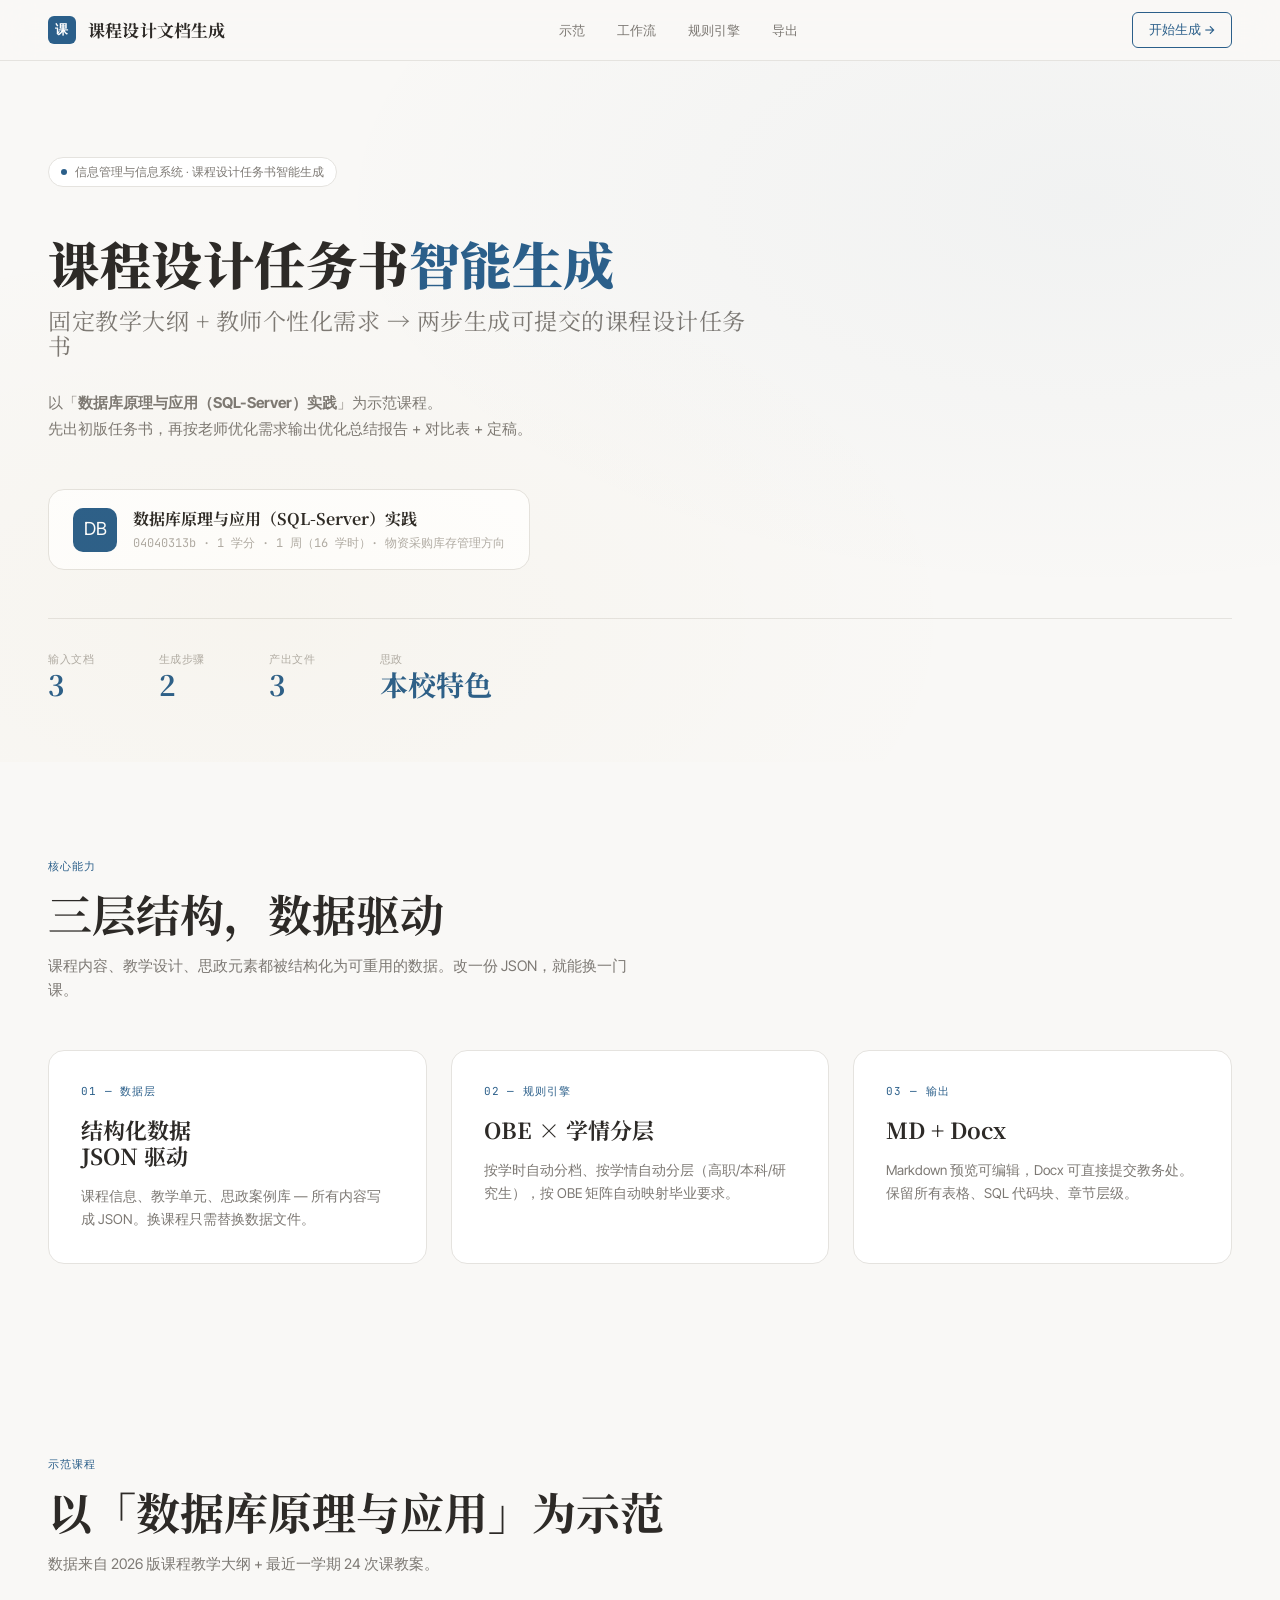
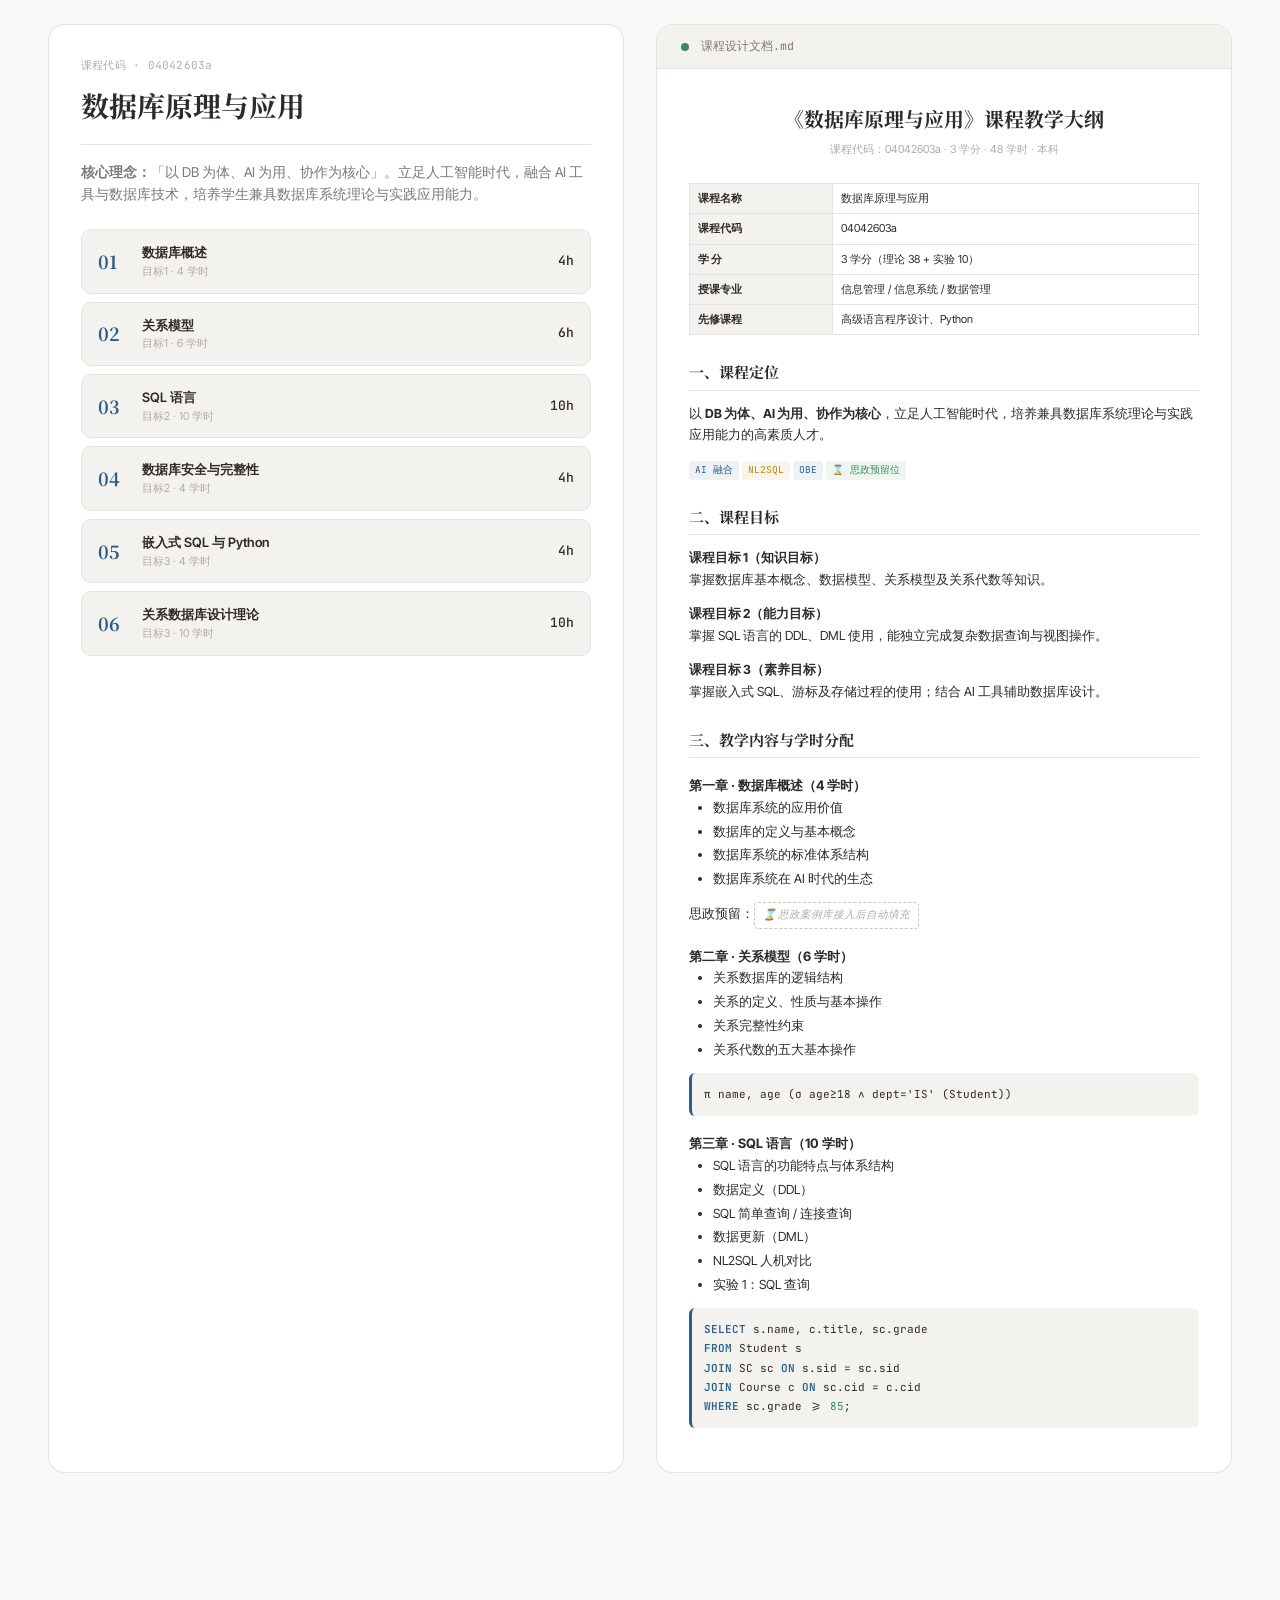
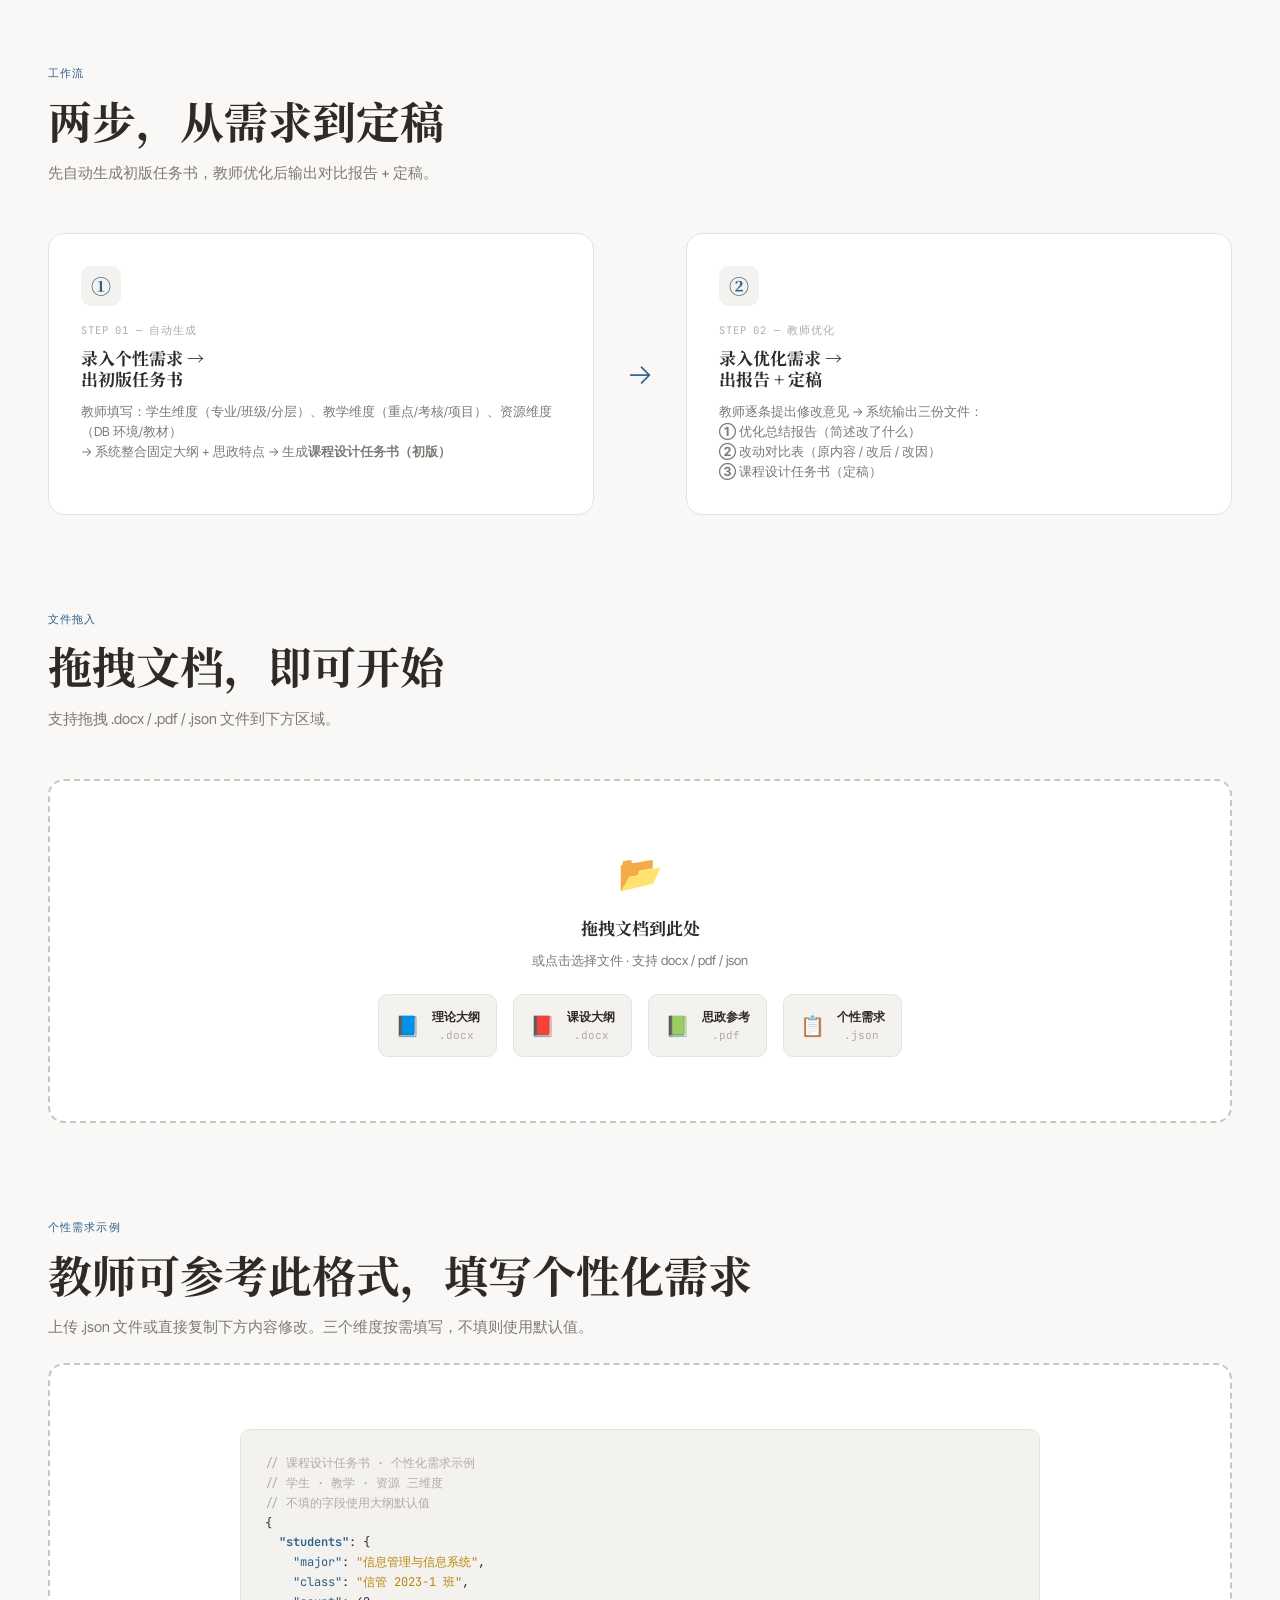
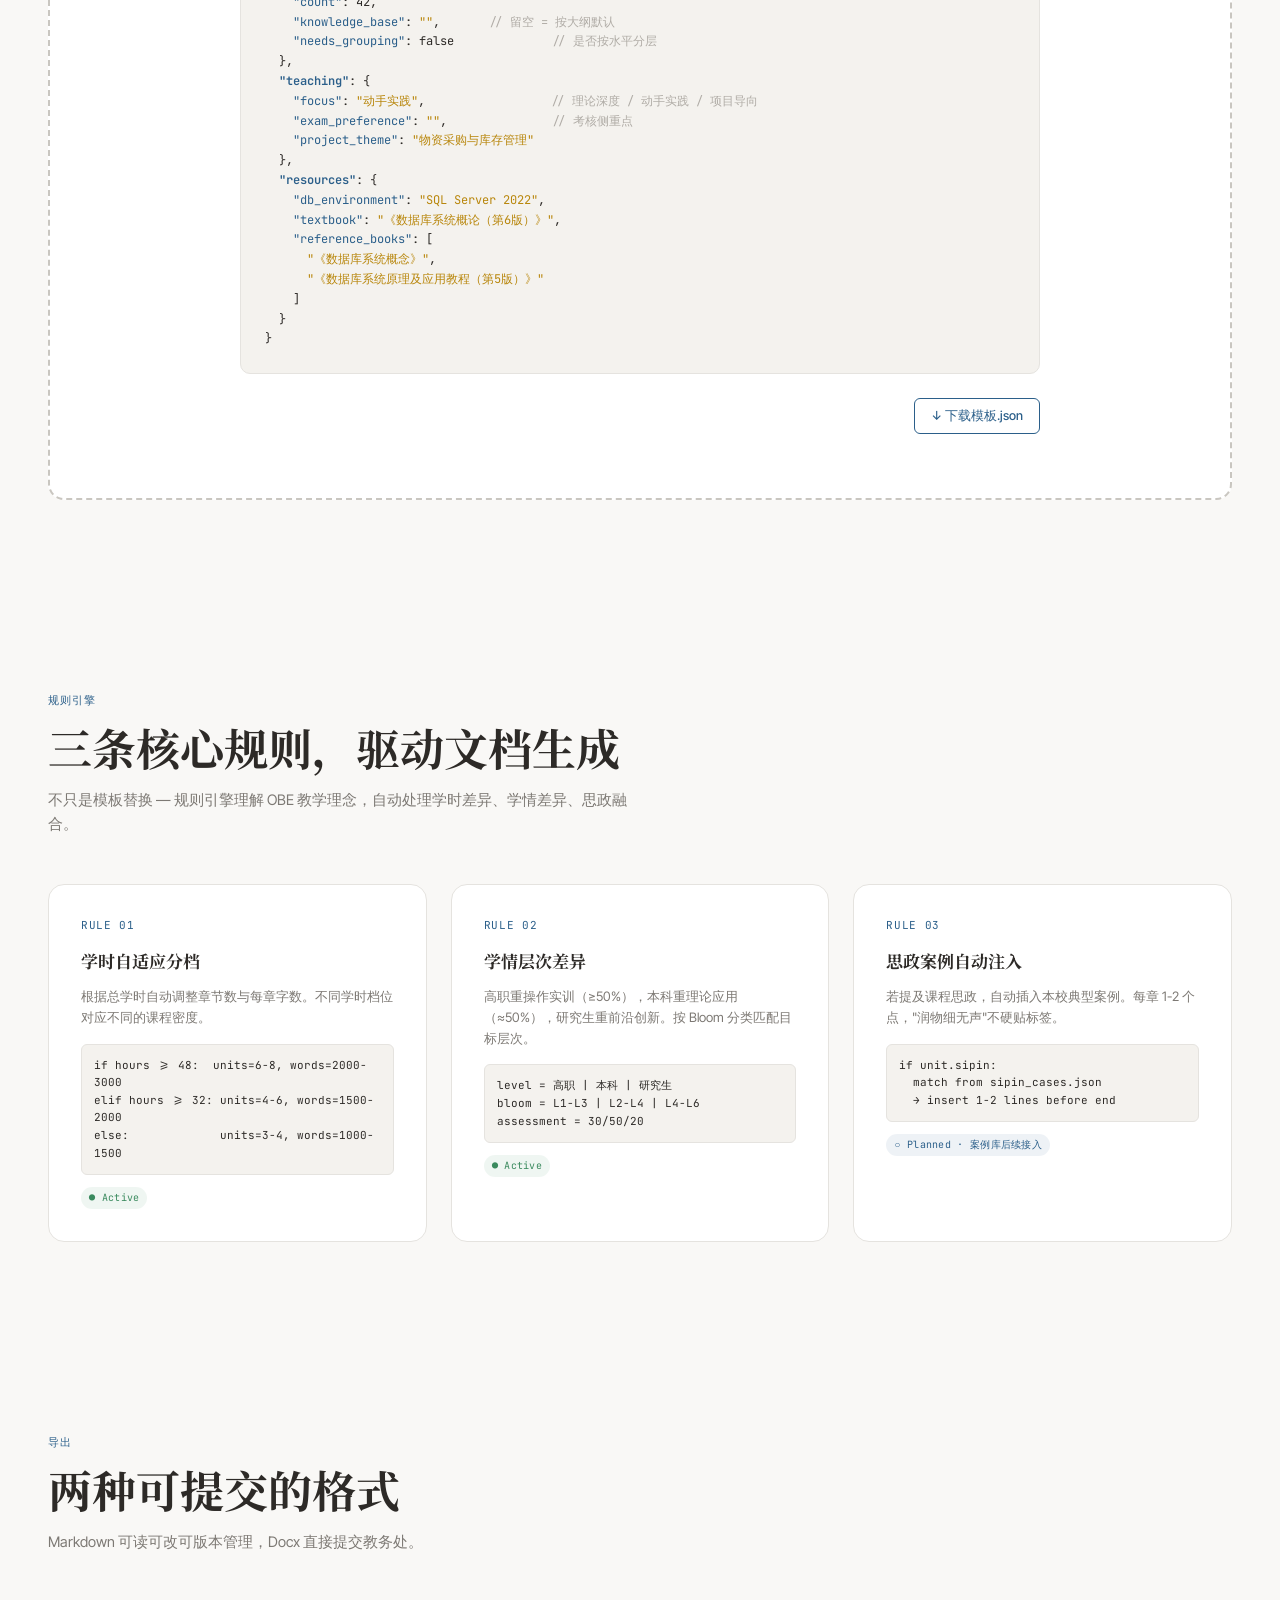
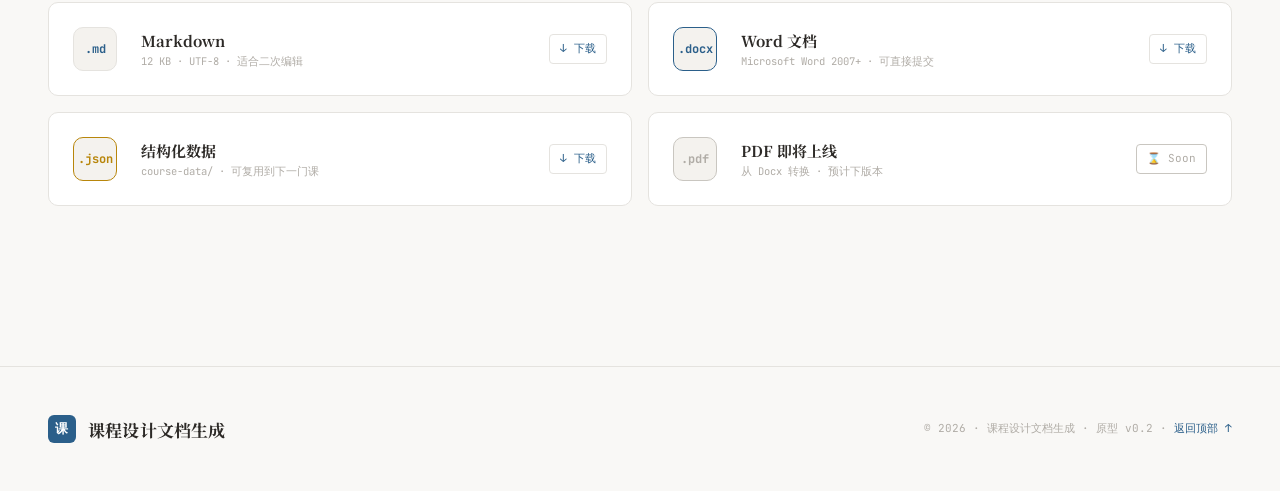
<file: docs/prototype/index_v0.6_20260617_新增个性化需求JSON示例区.html>
<!DOCTYPE html>
<html lang="zh-CN">
<head>
<meta charset="UTF-8">
<meta name="viewport" content="width=device-width, initial-scale=1.0">
<title>课程设计文档生成 — 以「数据库原理与应用」为例</title>

<!-- Preconnect + Fonts -->
<link rel="preconnect" href="https://fonts.googleapis.com">
<link rel="preconnect" href="https://fonts.gstatic.com" crossorigin>
<link href="https://fonts.googleapis.com/css2?family=Noto+Serif+SC:wght@400;600;700;900&family=Inter+Tight:wght@300;400;500;600;700&family=JetBrains+Mono:wght@400;500;700&display=swap" rel="stylesheet">

<style>
:root {
  /* Surface — warm academic light */
  --bg: #F9F8F6;
  --bg-2: #F4F2EE;
  --surface: #FFFFFF;
  --surface-2: #FAF9F7;
  --border: #E5E3DF;
  --border-strong: #C9C6C0;

  /* Text */
  --text: #2D2A27;
  --text-2: #7D7974;
  --text-3: #B0ACA6;
  --text-muted: #D0CDC7;

  /* Accents */
  --accent: #2B5F8A;       /* academic blue */
  --accent-soft: #4A82B0;
  --accent-light: #7BA5C8;
  --gold: #B8860B;          /* academic gold */
  --gold-soft: #D4A847;
  --green: #3A8A5E;
  --red: #C9544A;

  /* Typography */
  --font-display: 'Noto Serif SC', Georgia, 'Times New Roman', serif;
  --font-body: 'Inter Tight', -apple-system, BlinkMacSystemFont, 'Segoe UI', sans-serif;
  --font-mono: 'JetBrains Mono', 'SF Mono', Menlo, Consolas, monospace;

  /* Spacing scale */
  --s-1: 4px;  --s-2: 8px;  --s-3: 12px;
  --s-4: 16px; --s-5: 24px; --s-6: 32px;
  --s-7: 48px; --s-8: 64px; --s-9: 96px; --s-10: 128px;

  /* Radius */
  --r-sm: 6px; --r-md: 10px; --r-lg: 16px; --r-xl: 24px;

  /* Shadows */
  --shadow-1: 0 1px 2px rgba(0,0,0,0.06);
  --shadow-2: 0 8px 24px rgba(0,0,0,0.06);
}

* { box-sizing: border-box; margin: 0; padding: 0; }
html { scroll-behavior: smooth; }

body {
  font-family: var(--font-body);
  font-size: 15px;
  line-height: 1.6;
  color: var(--text);
  background: var(--bg);
  -webkit-font-smoothing: antialiased;
}

.wrap { max-width: 1280px; margin: 0 auto; padding: 0 var(--s-7); }
@media (max-width: 768px) { .wrap { padding: 0 var(--s-5); } }

/* NAV */
.nav {
  position: sticky; top: 0; z-index: 100;
  background: rgba(249,248,246,0.85);
  backdrop-filter: blur(16px);
  border-bottom: 1px solid var(--border);
}
.nav-inner {
  display: flex; align-items: center;
  justify-content: space-between;
  height: 60px;
}
.brand {
  display: flex; align-items: center; gap: var(--s-3);
  font-family: var(--font-display);
  font-size: 17px;
  font-weight: 700;
  color: var(--text);
  letter-spacing: 0.01em;
}
.brand-mark {
  width: 28px; height: 28px;
  border-radius: 6px;
  background: var(--accent);
  display: grid; place-items: center;
  font-family: var(--font-mono);
  font-size: 13px; font-weight: 700;
  color: #fff;
}
.nav-links {
  display: flex; gap: var(--s-6);
  font-size: 13px;
  color: var(--text-2);
}
.nav-links a { color: inherit; text-decoration: none; }
.nav-links a:hover { color: var(--accent); }
.nav-cta {
  padding: 7px 16px;
  border: 1px solid var(--accent);
  border-radius: var(--r-sm);
  font-size: 12.5px; font-weight: 500;
  color: var(--accent);
  text-decoration: none;
  transition: all 0.2s;
}
.nav-cta:hover { background: var(--accent); color: #fff; }

/* HERO — new light academic */
.hero {
  padding: var(--s-9) 0 var(--s-8);
  position: relative;
  overflow: hidden;
}
.hero::before {
  content: '';
  position: absolute; inset: 0;
  background:
    radial-gradient(ellipse at 85% 20%, rgba(43,95,138,0.04), transparent 50%),
    radial-gradient(ellipse at 20% 80%, rgba(184,134,11,0.03), transparent 50%);
  pointer-events: none;
}
.hero-tag {
  display: inline-flex; align-items: center; gap: var(--s-2);
  padding: 5px 12px;
  border: 1px solid var(--border);
  border-radius: 100px;
  font-size: 11.5px;
  color: var(--text-2);
  background: var(--surface);
  margin-bottom: var(--s-7);
}
.hero-tag .dot {
  width: 6px; height: 6px;
  border-radius: 50%;
  background: var(--accent);
  animation: pulse 2s infinite;
}
@keyframes pulse { 0%,100%{opacity:1} 50%{opacity:0.4} }

.hero-title {
  font-family: var(--font-display);
  font-size: clamp(30px, 4vw, 52px);
  font-weight: 900;
  line-height: 1.1;
  letter-spacing: 0.01em;
  color: var(--text);
  max-width: 720px;
}
.hero-title .sub {
  display: block;
  font-size: 0.45em;
  font-weight: 400;
  color: var(--text-2);
  margin-top: var(--s-4);
}
.hero-desc {
  font-size: 15px;
  line-height: 1.7;
  color: var(--text-2);
  max-width: 600px;
  margin-top: var(--s-6);
}

.hero-course {
  display: inline-flex; align-items: center; gap: var(--s-4);
  padding: var(--s-4) var(--s-5);
  margin-top: var(--s-7);
  background: var(--surface);
  border: 1px solid var(--border);
  border-radius: var(--r-lg);
}
.hero-course-icon {
  width: 44px; height: 44px;
  border-radius: var(--r-md);
  background: var(--accent);
  display: grid; place-items: center;
  color: #fff; font-size: 18px;
}
.hero-course-info { display: flex; flex-direction: column; gap: 2px; }
.hero-course-name {
  font-family: var(--font-display);
  font-size: 16px;
  font-weight: 700;
  color: var(--text);
}
.hero-course-meta {
  font-size: 12px;
  color: var(--text-3);
  font-family: var(--font-mono);
}
.hero-stats {
  display: flex; gap: var(--s-8);
  margin-top: var(--s-7);
  padding-top: var(--s-6);
  border-top: 1px solid var(--border);
}
.hero-stat { display: flex; flex-direction: column; gap: 2px; }
.hero-stat-label {
  font-family: var(--font-mono); font-size: 10.5px;
  color: var(--text-3); letter-spacing: 0.06em;
  text-transform: uppercase;
}
.hero-stat-value {
  font-family: var(--font-display);
  font-size: 28px; font-weight: 700;
  color: var(--accent); line-height: 1;
}

/* SECTION */
.section { padding: var(--s-9) 0; }
.section-tag {
  font-family: var(--font-mono); font-size: 11px;
  color: var(--accent); letter-spacing: 0.1em;
  margin-bottom: var(--s-3);
}
.section-title {
  font-family: var(--font-display);
  font-size: clamp(28px, 3.5vw, 44px);
  font-weight: 700;
  color: var(--text);
  line-height: 1.15;
}
.section-sub {
  font-size: 14.5px;
  color: var(--text-2);
  max-width: 600px;
  margin-top: var(--s-4);
  line-height: 1.65;
}

/* CAPABILITIES */
.caps {
  display: grid;
  grid-template-columns: repeat(3, 1fr);
  gap: var(--s-5);
  margin-top: var(--s-7);
}
@media (max-width: 900px) { .caps { grid-template-columns: 1fr; } }
.cap {
  background: var(--surface);
  border: 1px solid var(--border);
  border-radius: var(--r-lg);
  padding: var(--s-6);
  transition: all 0.2s;
}
.cap:hover {
  border-color: var(--accent); box-shadow: var(--shadow-2);
}
.cap-num {
  font-family: var(--font-mono); font-size: 11px;
  color: var(--accent); letter-spacing: 0.08em;
}
.cap-title {
  font-family: var(--font-display);
  font-size: 22px; font-weight: 700;
  color: var(--text); margin-top: var(--s-4);
  line-height: 1.2;
}
.cap-desc {
  font-size: 13.5px; color: var(--text-2);
  line-height: 1.7; margin-top: var(--s-4);
}

/* SHOWCASE */
.showcase {
  display: grid;
  grid-template-columns: 1fr 1fr;
  gap: var(--s-6);
  margin-top: var(--s-7);
}
@media (max-width: 1024px) { .showcase { grid-template-columns: 1fr; } }

.showcase-card {
  background: var(--surface);
  border: 1px solid var(--border);
  border-radius: var(--r-lg);
  padding: var(--s-6);
}
.showcase-card .code {
  font-family: var(--font-mono); font-size: 11px;
  color: var(--text-3); letter-spacing: 0.02em;
}
.showcase-card .name {
  font-family: var(--font-display);
  font-size: 28px; font-weight: 700;
  color: var(--text); margin-top: var(--s-2);
}
.showcase-card .tagline {
  font-size: 13.5px; color: var(--text-2);
  line-height: 1.65; margin-top: var(--s-4);
  padding-top: var(--s-4);
  border-top: 1px solid var(--border);
}

.unit-list { margin-top: var(--s-5); display: flex; flex-direction: column; gap: var(--s-2); }
.unit {
  display: grid;
  grid-template-columns: 32px 1fr 48px;
  align-items: center; gap: var(--s-3);
  padding: var(--s-3) var(--s-4);
  border: 1px solid var(--border);
  border-radius: var(--r-md);
  background: var(--bg-2);
  cursor: pointer;
  transition: all 0.15s;
}
.unit:hover { border-color: var(--accent); }
.unit-num {
  font-family: var(--font-display); font-size: 18px;
  font-weight: 700; color: var(--accent);
}
.unit-name { font-size: 13px; font-weight: 600; }
.unit-meta { font-size: 11px; color: var(--text-3); }
.unit-hours { text-align: right; font-family: var(--font-mono); font-size: 13px; font-weight: 500; }

/* PREVIEW PANE */
.preview-pane {
  background: #fff; color: #2D2A27;
  border: 1px solid var(--border);
  border-radius: var(--r-lg);
  overflow: hidden;
  display: flex; flex-direction: column;
}
.preview-head {
  padding: var(--s-3) var(--s-5);
  background: var(--bg-2);
  border-bottom: 1px solid var(--border);
  display: flex; align-items: center; gap: var(--s-3);
  font-family: var(--font-mono); font-size: 11.5px; color: var(--text-2);
}
.preview-head .live { width: 8px; height: 8px; border-radius: 50%; background: var(--green); }
.preview-body {
  padding: var(--s-6) var(--s-6);
  font-size: 12.5px; line-height: 1.75;
  flex: 1; overflow-y: auto; min-height: 400px;
}
.preview-body .doc-title {
  font-family: var(--font-display);
  font-size: 20px; font-weight: 700;
  text-align: center; margin-bottom: 4px;
}
.preview-body .doc-sub {
  text-align: center; font-size: 11px; color: var(--text-3);
  margin-bottom: var(--s-5);
}
.preview-body .doc-table {
  width: 100%; border-collapse: collapse; margin-bottom: var(--s-4); font-size: 11px;
}
.preview-body .doc-table th, .preview-body .doc-table td {
  border: 1px solid var(--border); padding: 5px 8px; text-align: left;
}
.preview-body .doc-table th {
  background: var(--bg-2); font-weight: 600; width: 28%;
}
.preview-body h3 {
  font-family: var(--font-display); font-size: 15px; font-weight: 700;
  margin-top: var(--s-5); margin-bottom: var(--s-3);
  border-bottom: 1px solid var(--border);
  padding-bottom: 4px;
}
.preview-body h4 { font-size: 13px; font-weight: 700; margin-top: var(--s-4); }
.preview-body p { margin-bottom: var(--s-3); }
.preview-body ul { margin-left: var(--s-5); margin-bottom: var(--s-3); }
.preview-body ul li { margin-bottom: 2px; }
.preview-body .sql {
  font-family: var(--font-mono); font-size: 11px;
  background: var(--bg-2); padding: var(--s-3);
  border-radius: var(--r-sm); margin: var(--s-3) 0;
  border-left: 3px solid var(--accent);
  white-space: pre-wrap;
}
.preview-body .tag {
  display: inline-block; padding: 1px 6px; border-radius: 3px;
  font-family: var(--font-mono); font-size: 9.5px;
  background: rgba(43,95,138,0.08); color: var(--accent);
  margin-right: 3px;
}
.preview-body .tag.ai { background: rgba(184,134,11,0.08); color: var(--gold); }
.preview-body .tag.sipin { background: rgba(58,138,94,0.08); color: var(--green); }
.preview-body .placeholder {
  display: inline-block; padding: 3px 8px;
  border: 1px dashed var(--border-strong);
  border-radius: 4px; color: var(--text-3);
  font-size: 10.5px; font-style: italic;
}

/* WORKFLOW */
.workflow {
  display: grid;
  grid-template-columns: repeat(4, 1fr);
  gap: var(--s-4);
  margin-top: var(--s-7);
}
@media (max-width: 1024px) { .workflow { grid-template-columns: repeat(2, 1fr); } }
@media (max-width: 600px) { .workflow { grid-template-columns: 1fr; } }
.step {
  background: var(--surface);
  border: 1px solid var(--border);
  border-radius: var(--r-lg);
  padding: var(--s-6);
}
.step-icon {
  width: 40px; height: 40px;
  border-radius: var(--r-md);
  background: var(--bg-2);
  display: grid; place-items: center;
  font-family: var(--font-display); font-size: 20px;
  font-weight: 700; color: var(--accent);
  margin-bottom: var(--s-4);
}
.step-num {
  font-family: var(--font-mono); font-size: 10.5px;
  color: var(--text-3); letter-spacing: 0.08em;
}
.step-title {
  font-family: var(--font-display);
  font-size: 17px; font-weight: 700;
  color: var(--text); margin-top: var(--s-2);
  line-height: 1.25;
}
.step-desc {
  font-size: 12.5px; color: var(--text-2);
  line-height: 1.6; margin-top: var(--s-3);
}

/* DROP ZONE */
.drop-zone {
  border: 2px dashed var(--border-strong);
  border-radius: var(--r-lg);
  padding: var(--s-8) var(--s-6);
  text-align: center;
  background: var(--surface);
  cursor: pointer;
  transition: all 0.2s;
  margin-top: var(--s-7);
}
.drop-zone:hover, .drop-zone.dragover {
  border-color: var(--accent);
  background: rgba(43,95,138,0.03);
}
.drop-zone-icon {
  font-size: 36px; margin-bottom: var(--s-3);
}
.drop-zone-title {
  font-family: var(--font-display); font-size: 17px; font-weight: 700;
  color: var(--text);
}
.drop-zone-sub {
  font-size: 13px; color: var(--text-2); margin-top: var(--s-2);
}
.drop-zone-files {
  display: flex; gap: var(--s-4); justify-content: center;
  margin-top: var(--s-5); flex-wrap: wrap;
}
.drop-file {
  display: flex; align-items: center; gap: var(--s-3);
  padding: var(--s-3) var(--s-4);
  background: var(--bg-2);
  border: 1px solid var(--border);
  border-radius: var(--r-md);
  font-size: 12px;
}
.drop-file .icon { font-size: 20px; }
.drop-file .name { font-weight: 600; }
.drop-file .type { color: var(--text-3); font-family: var(--font-mono); font-size: 11px; }

/* Example code block */
.example-code pre { line-height: 1.7; }

/* RULES */
.rules-grid {
  display: grid;
  grid-template-columns: repeat(3, 1fr);
  gap: var(--s-5); margin-top: var(--s-7);
}
@media (max-width: 900px) { .rules-grid { grid-template-columns: 1fr; } }
.rule {
  background: var(--surface);
  border: 1px solid var(--border);
  border-radius: var(--r-lg);
  padding: var(--s-6);
}
.rule-num {
  font-family: var(--font-mono); font-size: 11px;
  color: var(--accent); letter-spacing: 0.06em;
}
.rule-title {
  font-family: var(--font-display);
  font-size: 17px; font-weight: 700;
  color: var(--text); margin-top: var(--s-3);
}
.rule-body {
  font-size: 13px; color: var(--text-2);
  line-height: 1.6; margin-top: var(--s-3);
}
.rule-code {
  font-family: var(--font-mono); font-size: 11px;
  background: var(--bg-2); padding: var(--s-3); border-radius: var(--r-sm);
  border: 1px solid var(--border); margin-top: var(--s-4);
  white-space: pre-wrap;
}
.rule-status {
  display: inline-flex; align-items: center; gap: 6px;
  padding: 3px 8px; border-radius: 100px;
  font-family: var(--font-mono); font-size: 10px;
  margin-top: var(--s-3); letter-spacing: 0.03em;
}
.rule-status.active { background: rgba(58,138,94,0.08); color: var(--green); }
.rule-status.planned { background: rgba(43,95,138,0.08); color: var(--accent); }

/* EXPORT */
.export-list {
  display: grid;
  grid-template-columns: repeat(2, 1fr);
  gap: var(--s-4);
  margin-top: var(--s-7);
}
@media (max-width: 768px) { .export-list { grid-template-columns: 1fr; } }
.export-item {
  display: flex; align-items: center; gap: var(--s-5);
  padding: var(--s-5);
  background: var(--surface);
  border: 1px solid var(--border);
  border-radius: var(--r-md);
  cursor: pointer;
  transition: all 0.15s;
}
.export-item:hover { border-color: var(--accent); }
.export-icon {
  width: 44px; height: 44px;
  border-radius: var(--r-md);
  background: var(--bg-2);
  border: 1px solid var(--border);
  display: grid; place-items: center;
  font-family: var(--font-mono); font-size: 12px; font-weight: 700;
  color: var(--accent);
}
.export-name { font-family: var(--font-display); font-size: 15px; font-weight: 700; color: var(--text); }
.export-meta { font-family: var(--font-mono); font-size: 10.5px; color: var(--text-3); }
.export-action {
  margin-left: auto;
  font-family: var(--font-mono); font-size: 11px;
  padding: 5px 10px; border: 1px solid var(--border);
  border-radius: 4px; color: var(--accent);
}

/* FOOTER */
.footer {
  border-top: 1px solid var(--border);
  padding: var(--s-7) 0;
  margin-top: var(--s-8);
}
.footer-inner {
  display: flex;
  justify-content: space-between;
  align-items: center;
  flex-wrap: wrap; gap: var(--s-4);
}
.footer-meta {
  font-family: var(--font-mono); font-size: 11px; color: var(--text-3);
}
.footer-meta a { color: var(--accent); text-decoration: none; }

/* UTILITY */
.rise { animation: rise 0.6s cubic-bezier(0.15,0.85,0.25,1) backwards; }
.rise-1 { animation-delay: 0.05s; }
.rise-2 { animation-delay: 0.1s; }
.rise-3 { animation-delay: 0.15s; }
.rise-4 { animation-delay: 0.2s; }
.rise-5 { animation-delay: 0.25s; }

@keyframes rise {
  from { opacity: 0; transform: translateY(16px); }
  to { opacity: 1; transform: translateY(0); }
}
</style>
</head>
<body>

<!-- NAV -->
<nav class="nav">
  <div class="wrap nav-inner">
    <div class="brand">
      <div class="brand-mark">课</div>
      <div class="brand-text"><strong>课程设计文档</strong>生成</div>
    </div>
    <div class="nav-links">
      <a href="#showcase">示范</a>
      <a href="#workflow">工作流</a>
      <a href="#rules">规则引擎</a>
      <a href="#export">导出</a>
    </div>
    <a href="#showcase" class="nav-cta">开始生成 →</a>
  </div>
</nav>

<!-- HERO -->
<section class="hero">
  <div class="wrap">
    <div class="hero-tag rise rise-1">
      <span class="dot"></span>
      <span>信息管理与信息系统 · 课程设计任务书智能生成</span>
    </div>

    <h1 class="hero-title rise rise-2">
      课程设计任务书<span style="color:var(--accent)">智能生成</span>
      <span class="sub">固定教学大纲 + 教师个性化需求 → 两步生成可提交的课程设计任务书</span>
    </h1>

    <p class="hero-desc rise rise-3">
      以「<strong>数据库原理与应用（SQL-Server）实践</strong>」为示范课程。<br>
      先出初版任务书，再按老师优化需求输出优化总结报告 + 对比表 + 定稿。
    </p>

    <div class="hero-course rise rise-4">
      <div class="hero-course-icon">DB</div>
      <div class="hero-course-info">
        <div class="hero-course-name">数据库原理与应用（SQL-Server）实践</div>
        <div class="hero-course-meta">04040313b · 1 学分 · 1 周（16 学时）· 物资采购库存管理方向</div>
      </div>
    </div>

    <div class="hero-stats rise rise-5">
      <div class="hero-stat">
        <div class="hero-stat-label">输入文档</div>
        <div class="hero-stat-value">3</div>
      </div>
      <div class="hero-stat">
        <div class="hero-stat-label">生成步骤</div>
        <div class="hero-stat-value">2</div>
      </div>
      <div class="hero-stat">
        <div class="hero-stat-label">产出文件</div>
        <div class="hero-stat-value">3</div>
      </div>
      <div class="hero-stat">
        <div class="hero-stat-label">思政</div>
        <div class="hero-stat-value">本校特色</div>
      </div>
    </div>
  </div>
</section>

<!-- CAPABILITIES -->
<section class="section" id="capabilities">
  <div class="wrap">
    <div class="section-tag">核心能力</div>
    <h2 class="section-title">三层结构，数据驱动</h2>
    <p class="section-sub">课程内容、教学设计、思政元素都被结构化为可重用的数据。改一份 JSON，就能换一门课。</p>

    <div class="caps">
      <div class="cap">
        <div class="cap-num">01 — 数据层</div>
        <h3 class="cap-title">结构化数据<br>JSON 驱动</h3>
        <p class="cap-desc">课程信息、教学单元、思政案例库 — 所有内容写成 JSON。换课程只需替换数据文件。</p>
      </div>
      <div class="cap">
        <div class="cap-num">02 — 规则引擎</div>
        <h3 class="cap-title">OBE × 学情分层</h3>
        <p class="cap-desc">按学时自动分档、按学情自动分层（高职/本科/研究生），按 OBE 矩阵自动映射毕业要求。</p>
      </div>
      <div class="cap">
        <div class="cap-num">03 — 输出</div>
        <h3 class="cap-title">MD + Docx</h3>
        <p class="cap-desc">Markdown 预览可编辑，Docx 可直接提交教务处。保留所有表格、SQL 代码块、章节层级。</p>
      </div>
    </div>
  </div>
</section>

<!-- SHOWCASE -->
<section class="section" id="showcase">
  <div class="wrap">
    <div class="section-tag">示范课程</div>
    <h2 class="section-title">以「数据库原理与应用」为示范</h2>
    <p class="section-sub">数据来自 2026 版课程教学大纲 + 最近一学期 24 次课教案。</p>

    <div class="showcase">
      <div class="showcase-card">
        <div class="code">课程代码 · 04042603a</div>
        <div class="name">数据库原理与应用</div>
        <p class="tagline"><strong>核心理念：</strong>「以 DB 为体、AI 为用、协作为核心」。立足人工智能时代，融合 AI 工具与数据库技术，培养学生兼具数据库系统理论与实践应用能力。</p>

        <div class="unit-list">
          <div class="unit">
            <div class="unit-num">01</div>
            <div><div class="unit-name">数据库概述</div><div class="unit-meta">目标1 · 4 学时</div></div>
            <div class="unit-hours">4h</div>
          </div>
          <div class="unit">
            <div class="unit-num">02</div>
            <div><div class="unit-name">关系模型</div><div class="unit-meta">目标1 · 6 学时</div></div>
            <div class="unit-hours">6h</div>
          </div>
          <div class="unit">
            <div class="unit-num">03</div>
            <div><div class="unit-name">SQL 语言</div><div class="unit-meta">目标2 · 10 学时</div></div>
            <div class="unit-hours">10h</div>
          </div>
          <div class="unit">
            <div class="unit-num">04</div>
            <div><div class="unit-name">数据库安全与完整性</div><div class="unit-meta">目标2 · 4 学时</div></div>
            <div class="unit-hours">4h</div>
          </div>
          <div class="unit">
            <div class="unit-num">05</div>
            <div><div class="unit-name">嵌入式 SQL 与 Python</div><div class="unit-meta">目标3 · 4 学时</div></div>
            <div class="unit-hours">4h</div>
          </div>
          <div class="unit">
            <div class="unit-num">06</div>
            <div><div class="unit-name">关系数据库设计理论</div><div class="unit-meta">目标3 · 10 学时</div></div>
            <div class="unit-hours">10h</div>
          </div>
        </div>
      </div>

      <!-- Preview pane -->
      <div class="preview-pane">
        <div class="preview-head">
          <span class="live"></span>
          课程设计文档.md
        </div>
        <div class="preview-body">
          <div class="doc-title">《数据库原理与应用》课程教学大纲</div>
          <div class="doc-sub">课程代码：04042603a · 3 学分 · 48 学时 · 本科</div>

          <table class="doc-table">
            <tr><th>课程名称</th><td>数据库原理与应用</td></tr>
            <tr><th>课程代码</th><td>04042603a</td></tr>
            <tr><th>学  分</th><td>3 学分（理论 38 + 实验 10）</td></tr>
            <tr><th>授课专业</th><td>信息管理 / 信息系统 / 数据管理</td></tr>
            <tr><th>先修课程</th><td>高级语言程序设计、Python</td></tr>
          </table>

          <h3>一、课程定位</h3>
          <p>以 <strong>DB 为体、AI 为用、协作为核心</strong>，立足人工智能时代，培养兼具数据库系统理论与实践应用能力的高素质人才。</p>
          <p><span class="tag">AI 融合</span><span class="tag ai">NL2SQL</span><span class="tag">OBE</span><span class="tag sipin">⌛ 思政预留位</span></p>

          <h3>二、课程目标</h3>
          <p><strong>课程目标 1（知识目标）</strong><br>掌握数据库基本概念、数据模型、关系模型及关系代数等知识。</p>
          <p><strong>课程目标 2（能力目标）</strong><br>掌握 SQL 语言的 DDL、DML 使用，能独立完成复杂数据查询与视图操作。</p>
          <p><strong>课程目标 3（素养目标）</strong><br>掌握嵌入式 SQL、游标及存储过程的使用；结合 AI 工具辅助数据库设计。</p>

          <h3>三、教学内容与学时分配</h3>
          <h4>第一章 · 数据库概述（4 学时）</h4>
          <ul>
            <li>数据库系统的应用价值</li>
            <li>数据库的定义与基本概念</li>
            <li>数据库系统的标准体系结构</li>
            <li>数据库系统在 AI 时代的生态</li>
          </ul>
          <p>思政预留：<span class="placeholder">⌛ 思政案例库接入后自动填充</span></p>

          <h4>第二章 · 关系模型（6 学时）</h4>
          <ul>
            <li>关系数据库的逻辑结构</li>
            <li>关系的定义、性质与基本操作</li>
            <li>关系完整性约束</li>
            <li>关系代数的五大基本操作</li>
          </ul>
          <div class="sql">π name, age (σ age≥18 ∧ dept='IS' (Student))</div>

          <h4>第三章 · SQL 语言（10 学时）</h4>
          <ul>
            <li>SQL 语言的功能特点与体系结构</li>
            <li>数据定义（DDL）</li>
            <li>SQL 简单查询 / 连接查询</li>
            <li>数据更新（DML）</li>
            <li>NL2SQL 人机对比</li>
            <li>实验 1：SQL 查询</li>
          </ul>
          <div class="sql"><span style="color:#2B5F8A;font-weight:600">SELECT</span> s.name, c.title, sc.grade
<span style="color:#2B5F8A;font-weight:600">FROM</span> Student s
<span style="color:#2B5F8A;font-weight:600">JOIN</span> SC sc <span style="color:#2B5F8A;font-weight:600">ON</span> s.sid = sc.sid
<span style="color:#2B5F8A;font-weight:600">JOIN</span> Course c <span style="color:#2B5F8A;font-weight:600">ON</span> sc.cid = c.cid
<span style="color:#2B5F8A;font-weight:600">WHERE</span> sc.grade >= <span style="color:#3A8A5E">85</span>;</div>
        </div>
      </div>
    </div>
  </div>
</section>

<!-- WORKFLOW — 两步流程 -->
<section class="section" id="workflow">
  <div class="wrap">
    <div class="section-tag">工作流</div>
    <h2 class="section-title">两步，从需求到定稿</h2>
    <p class="section-sub">先自动生成初版任务书，教师优化后输出对比报告 + 定稿。</p>

    <div class="workflow" style="grid-template-columns: 1fr 60px 1fr;">
      <div class="step">
        <div class="step-icon">①</div>
        <div class="step-num">STEP 01 — 自动生成</div>
        <h3 class="step-title">录入个性需求 →<br>出初版任务书</h3>
        <p class="step-desc">
          教师填写：学生维度（专业/班级/分层）、教学维度（重点/考核/项目）、资源维度（DB 环境/教材）<br>
          → 系统整合固定大纲 + 思政特点 → 生成<strong>课程设计任务书（初版）</strong>
        </p>
      </div>

      <div style="display:flex;align-items:center;justify-content:center;font-size:28px;color:var(--accent);font-weight:300;">→</div>

      <div class="step">
        <div class="step-icon">②</div>
        <div class="step-num">STEP 02 — 教师优化</div>
        <h3 class="step-title">录入优化需求 →<br>出报告 + 定稿</h3>
        <p class="step-desc">
          教师逐条提出修改意见 → 系统输出三份文件：<br>
          <strong>①</strong> 优化总结报告（简述改了什么）<br>
          <strong>②</strong> 改动对比表（原内容 / 改后 / 改因）<br>
          <strong>③</strong> 课程设计任务书（定稿）
        </p>
      </div>
    </div>
  </div>
</section>

<!-- DROP ZONE -->
<section class="section" style="padding-top:0;">
  <div class="wrap">
    <div class="section-tag">文件拖入</div>
    <h2 class="section-title">拖拽文档，即可开始</h2>
    <p class="section-sub">支持拖拽 .docx / .pdf / .json 文件到下方区域。</p>

    <div class="drop-zone" id="dropZone">
      <div class="drop-zone-icon">📂</div>
      <div class="drop-zone-title">拖拽文档到此处</div>
      <div class="drop-zone-sub">或点击选择文件 · 支持 docx / pdf / json</div>
      <div class="drop-zone-files">
        <div class="drop-file">
          <span class="icon">📘</span>
          <div><div class="name">理论大纲</div><div class="type">.docx</div></div>
        </div>
        <div class="drop-file">
          <span class="icon">📕</span>
          <div><div class="name">课设大纲</div><div class="type">.docx</div></div>
        </div>
        <div class="drop-file">
          <span class="icon">📗</span>
          <div><div class="name">思政参考</div><div class="type">.pdf</div></div>
        </div>
        <div class="drop-file">
          <span class="icon">📋</span>
          <div><div class="name">个性需求</div><div class="type">.json</div></div>
        </div>
      </div>
    </div>
  </div>
</section>

<!-- 个性需求示例 -->
<section class="section" style="padding-top:0;">
  <div class="wrap">
    <div class="section-tag">个性需求示例</div>
    <h2 class="section-title">教师可参考此格式，填写个性化需求</h2>
    <p class="section-sub">上传 .json 文件或直接复制下方内容修改。三个维度按需填写，不填则使用默认值。</p>

    <div class="drop-zone" onclick="alert('文件选择在实现阶段启用')" style="cursor:default;margin-top:var(--s-5)">
      <div style="text-align:left;max-width:800px;margin:0 auto">
        <pre style="font-family:var(--font-mono);font-size:12px;line-height:1.65;color:var(--text);white-space:pre-wrap;text-align:left;background:var(--bg-2);padding:var(--s-5);border-radius:var(--r-md);border:1px solid var(--border)">
<span style="color:var(--text-3)">// 课程设计任务书 · 个性化需求示例
// 学生 · 教学 · 资源 三维度
// 不填的字段使用大纲默认值</span>
{
  <span style="color:var(--accent);font-weight:600">"students"</span>: {
    <span style="color:var(--accent)">"major"</span>: <span style="color:var(--gold)">"信息管理与信息系统"</span>,
    <span style="color:var(--accent)">"class"</span>: <span style="color:var(--gold)">"信管 2023-1 班"</span>,
    <span style="color:var(--accent)">"count"</span>: 42,
    <span style="color:var(--accent)">"knowledge_base"</span>: <span style="color:var(--gold)">""</span>,       <span style="color:var(--text-3)">// 留空 = 按大纲默认</span>
    <span style="color:var(--accent)">"needs_grouping"</span>: false              <span style="color:var(--text-3)">// 是否按水平分层</span>
  },
  <span style="color:var(--accent);font-weight:600">"teaching"</span>: {
    <span style="color:var(--accent)">"focus"</span>: <span style="color:var(--gold)">"动手实践"</span>,                  <span style="color:var(--text-3)">// 理论深度 / 动手实践 / 项目导向</span>
    <span style="color:var(--accent)">"exam_preference"</span>: <span style="color:var(--gold)">""</span>,               <span style="color:var(--text-3)">// 考核侧重点</span>
    <span style="color:var(--accent)">"project_theme"</span>: <span style="color:var(--gold)">"物资采购与库存管理"</span>
  },
  <span style="color:var(--accent);font-weight:600">"resources"</span>: {
    <span style="color:var(--accent)">"db_environment"</span>: <span style="color:var(--gold)">"SQL Server 2022"</span>,
    <span style="color:var(--accent)">"textbook"</span>: <span style="color:var(--gold)">"《数据库系统概论（第6版）》"</span>,
    <span style="color:var(--accent)">"reference_books"</span>: [
      <span style="color:var(--gold)">"《数据库系统概念》"</span>,
      <span style="color:var(--gold)">"《数据库系统原理及应用教程（第5版）》"</span>
    ]
  }
}</pre>
        <div style="display:flex;gap:var(--s-4);margin-top:var(--s-5);justify-content:flex-end">
          <div class="nav-cta" onclick="alert('下载 .json 模板文件在实现阶段启用')">↓ 下载模板.json</div>
        </div>
      </div>
    </div>
  </div>
</section>

<!-- RULES ENGINE -->
<section class="section" id="rules">
  <div class="wrap">
    <div class="section-tag">规则引擎</div>
    <h2 class="section-title">三条核心规则，驱动文档生成</h2>
    <p class="section-sub">不只是模板替换 — 规则引擎理解 OBE 教学理念，自动处理学时差异、学情差异、思政融合。</p>

    <div class="rules-grid">
      <div class="rule">
        <div class="rule-num">RULE 01</div>
        <h3 class="rule-title">学时自适应分档</h3>
        <p class="rule-body">根据总学时自动调整章节数与每章字数。不同学时档位对应不同的课程密度。</p>
        <pre class="rule-code">if hours >= 48:  units=6-8, words=2000-3000
elif hours >= 32: units=4-6, words=1500-2000
else:             units=3-4, words=1000-1500</pre>
        <span class="rule-status active">● Active</span>
      </div>

      <div class="rule">
        <div class="rule-num">RULE 02</div>
        <h3 class="rule-title">学情层次差异</h3>
        <p class="rule-body">高职重操作实训（≥50%），本科重理论应用（≈50%），研究生重前沿创新。按 Bloom 分类匹配目标层次。</p>
        <pre class="rule-code">level = 高职 | 本科 | 研究生
bloom = L1-L3 | L2-L4 | L4-L6
assessment = 30/50/20</pre>
        <span class="rule-status active">● Active</span>
      </div>

      <div class="rule">
        <div class="rule-num">RULE 03</div>
        <h3 class="rule-title">思政案例自动注入</h3>
        <p class="rule-body">若提及课程思政，自动插入本校典型案例。每章 1-2 个点，"润物细无声"不硬贴标签。</p>
        <pre class="rule-code">if unit.sipin:
  match from sipin_cases.json
  → insert 1-2 lines before end</pre>
        <span class="rule-status planned">○ Planned · 案例库后续接入</span>
      </div>
    </div>
  </div>
</section>

<!-- EXPORT -->
<section class="section" id="export">
  <div class="wrap">
    <div class="section-tag">导出</div>
    <h2 class="section-title">两种可提交的格式</h2>
    <p class="section-sub">Markdown 可读可改可版本管理，Docx 直接提交教务处。</p>

    <div class="export-list">
      <div class="export-item">
        <div class="export-icon">.md</div>
        <div>
          <div class="export-name">Markdown</div>
          <div class="export-meta">12 KB · UTF-8 · 适合二次编辑</div>
        </div>
        <div class="export-action">↓ 下载</div>
      </div>
      <div class="export-item">
        <div class="export-icon" style="color:var(--accent);border-color:var(--accent)">.docx</div>
        <div>
          <div class="export-name">Word 文档</div>
          <div class="export-meta">Microsoft Word 2007+ · 可直接提交</div>
        </div>
        <div class="export-action">↓ 下载</div>
      </div>
      <div class="export-item">
        <div class="export-icon" style="color:var(--gold);border-color:var(--gold)">.json</div>
        <div>
          <div class="export-name">结构化数据</div>
          <div class="export-meta">course-data/ · 可复用到下一门课</div>
        </div>
        <div class="export-action">↓ 下载</div>
      </div>
      <div class="export-item">
        <div class="export-icon" style="color:var(--text-3);border-color:var(--border-strong)">.pdf</div>
        <div>
          <div class="export-name">PDF 即将上线</div>
          <div class="export-meta">从 Docx 转换 · 预计下版本</div>
        </div>
        <div class="export-action" style="color:var(--text-3);border-color:var(--border-strong)">⌛ Soon</div>
      </div>
    </div>
  </div>
</section>

<!-- FOOTER -->
<footer class="footer">
  <div class="wrap footer-inner">
    <div class="brand">
      <div class="brand-mark">课</div>
      <div class="brand-text"><strong>课程设计文档</strong>生成</div>
    </div>
    <div class="footer-meta">
      © 2026 · 课程设计文档生成 · 原型 v0.2 · <a href="#">返回顶部 ↑</a>
    </div>
  </div>
</footer>

<script>
document.querySelectorAll('.unit').forEach(u => u.addEventListener('click', () => {
  document.querySelector('#showcase').scrollIntoView({ behavior: 'smooth' });
}));
// Export click
document.querySelectorAll('.export-item').forEach(item => {
  item.addEventListener('click', () => alert('下载功能在实现阶段启用。本版本为设计原型。'));
});

// Drag & Drop
const dropZone = document.getElementById('dropZone');
if (dropZone) {
  ['dragenter', 'dragover'].forEach(evt => {
    dropZone.addEventListener(evt, e => {
      e.preventDefault();
      dropZone.classList.add('dragover');
    });
  });
  ['dragleave', 'drop'].forEach(evt => {
    dropZone.addEventListener(evt, e => {
      e.preventDefault();
      dropZone.classList.remove('dragover');
    });
  });
  dropZone.addEventListener('drop', e => {
    const files = Array.from(e.dataTransfer.files);
    const names = files.map(f => f.name).join('、');
    dropZone.querySelector('.drop-zone-title').textContent = `已拖入 ${files.length} 个文件`;
    dropZone.querySelector('.drop-zone-sub').textContent = names;
  });
  dropZone.addEventListener('click', () => {
    alert('文件选择对话框在实现阶段启用。\n本版本为设计原型。');
  });
}

console.log('课程设计任务书智能生成 · 设计原型 v0.3');
</script>

</body>
</html>
</file>
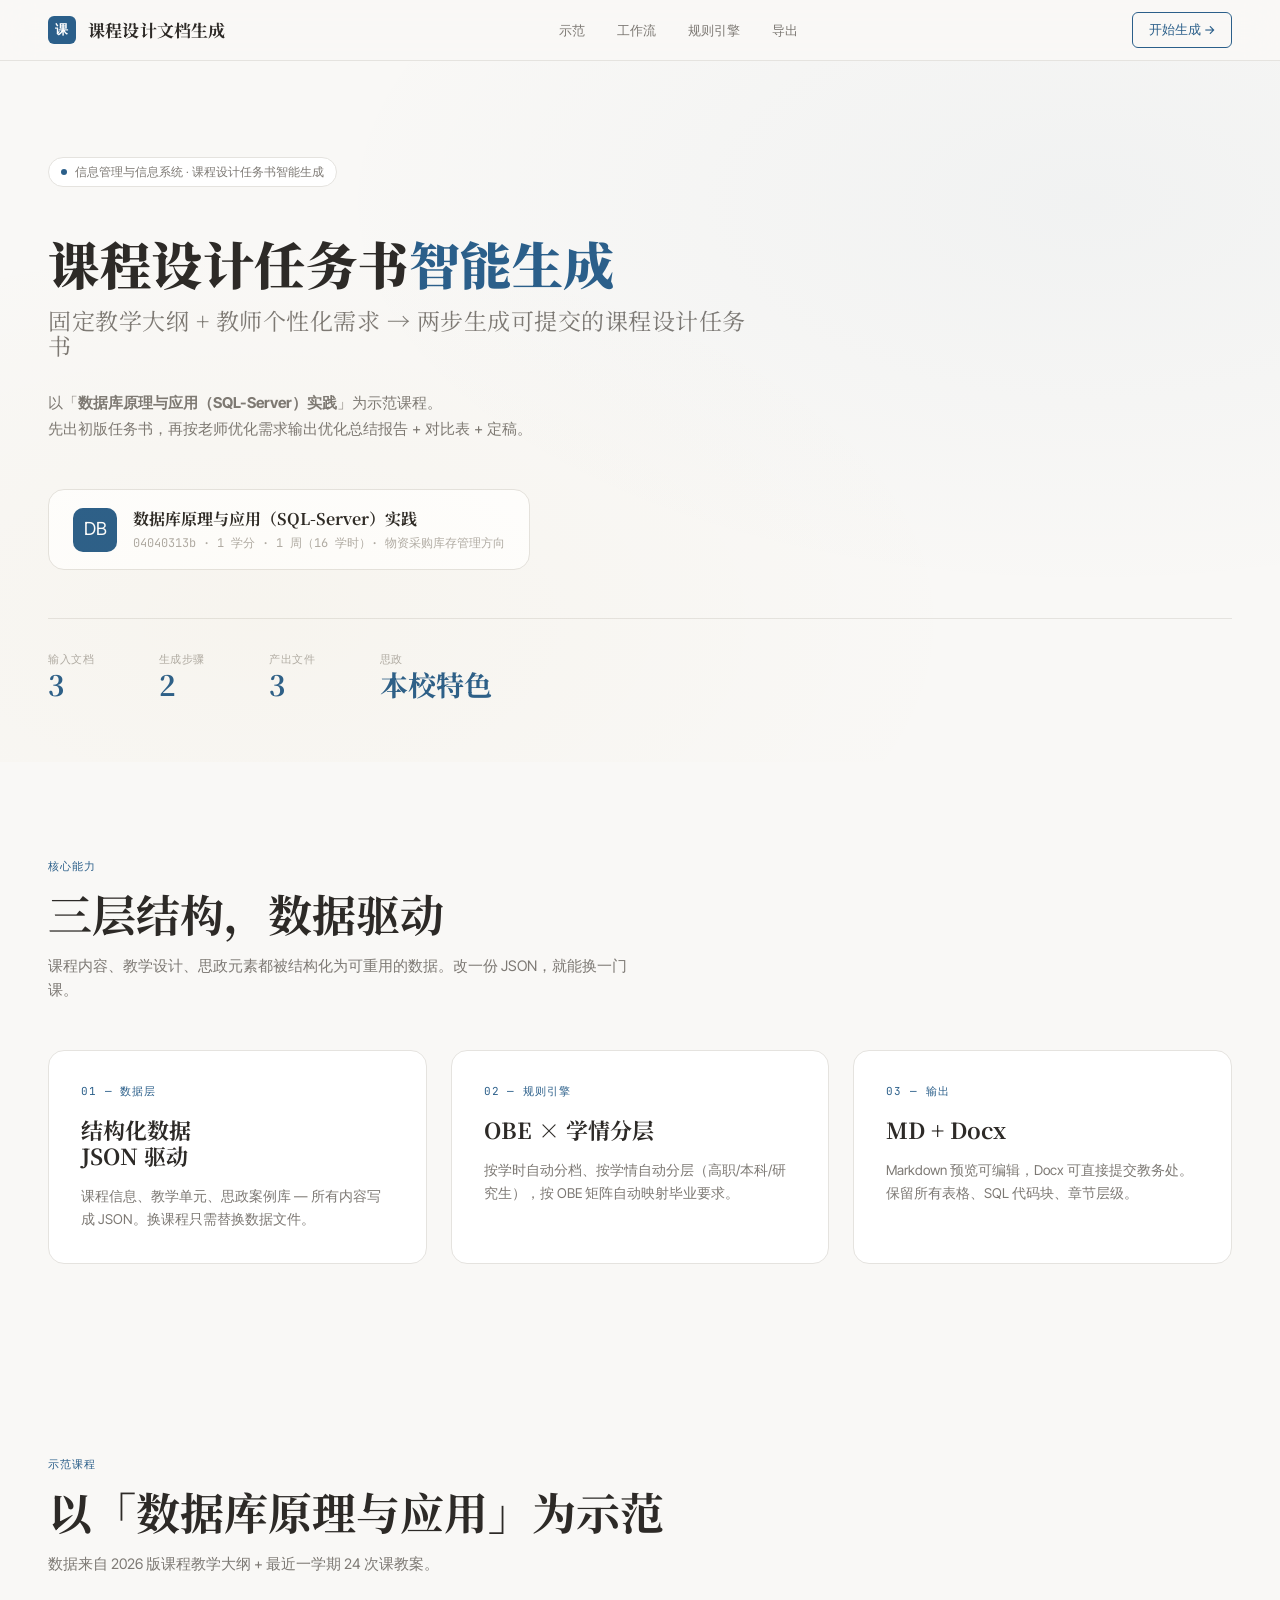
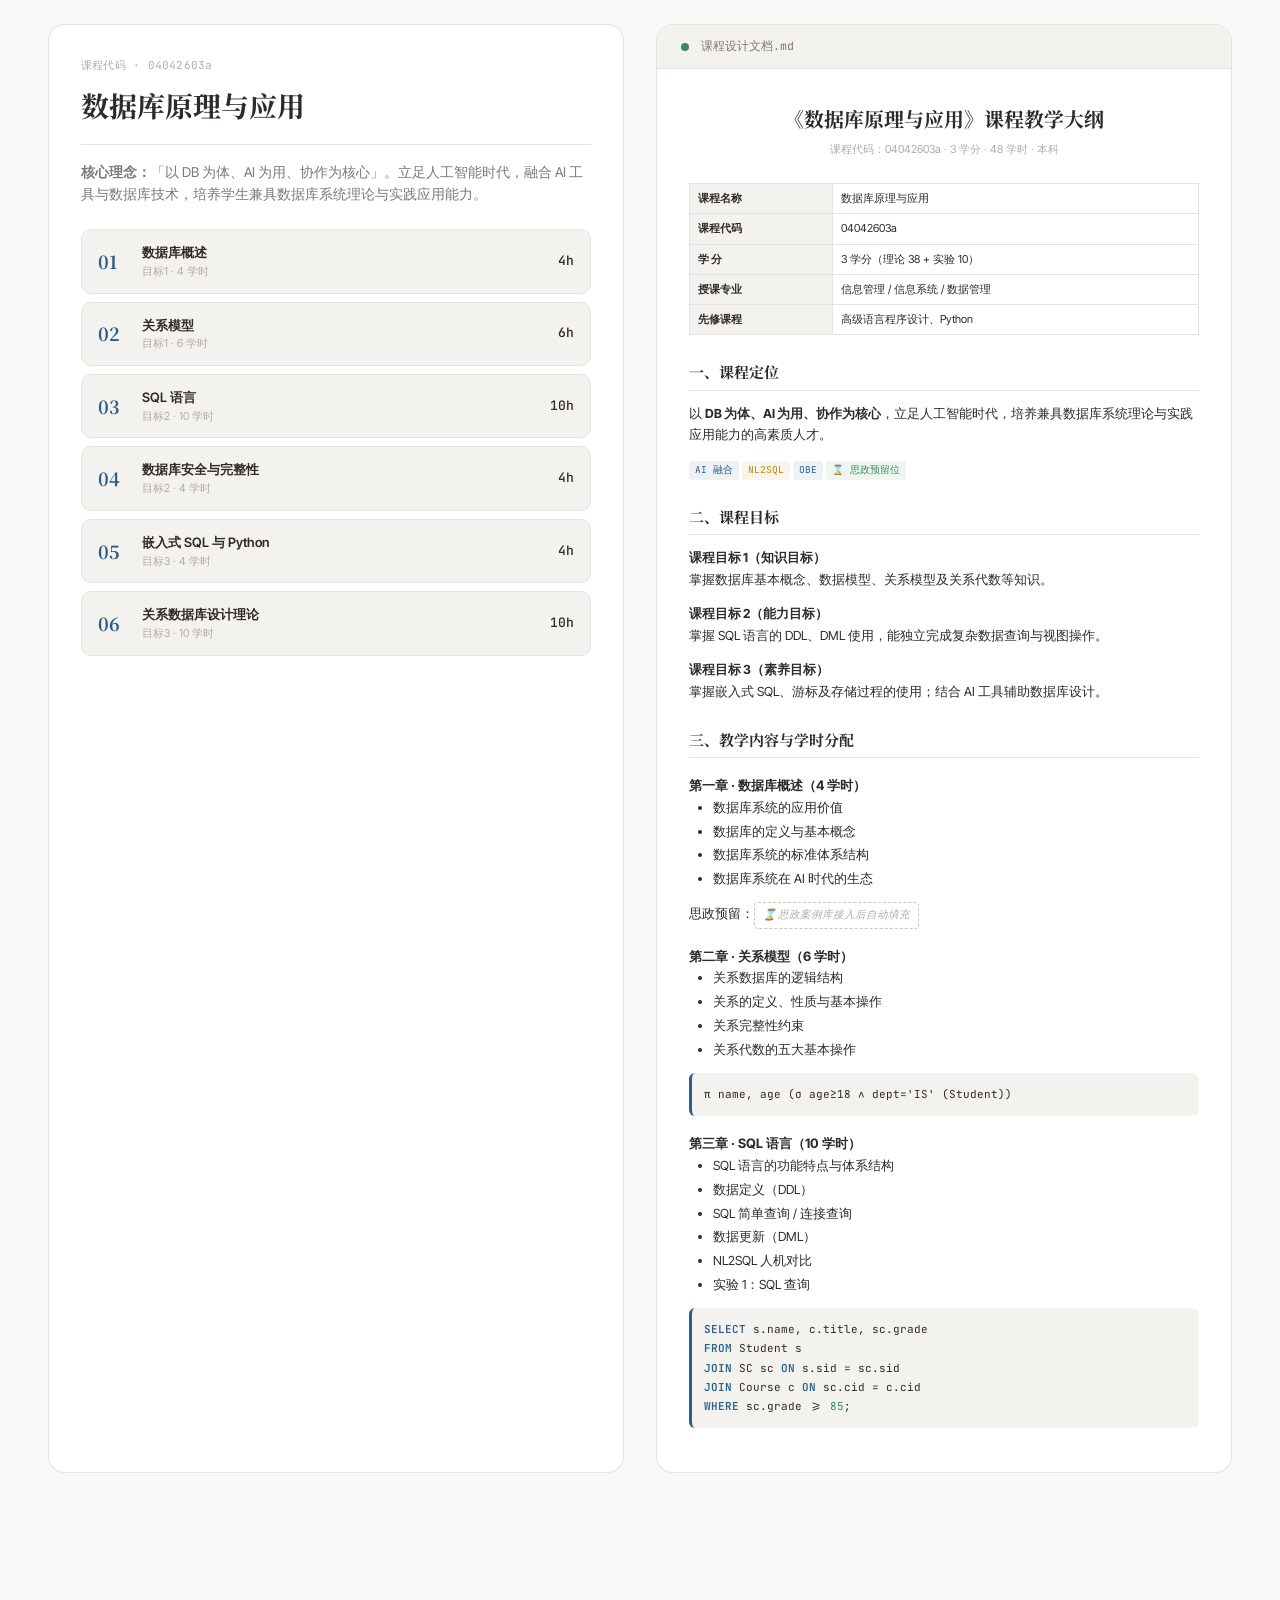
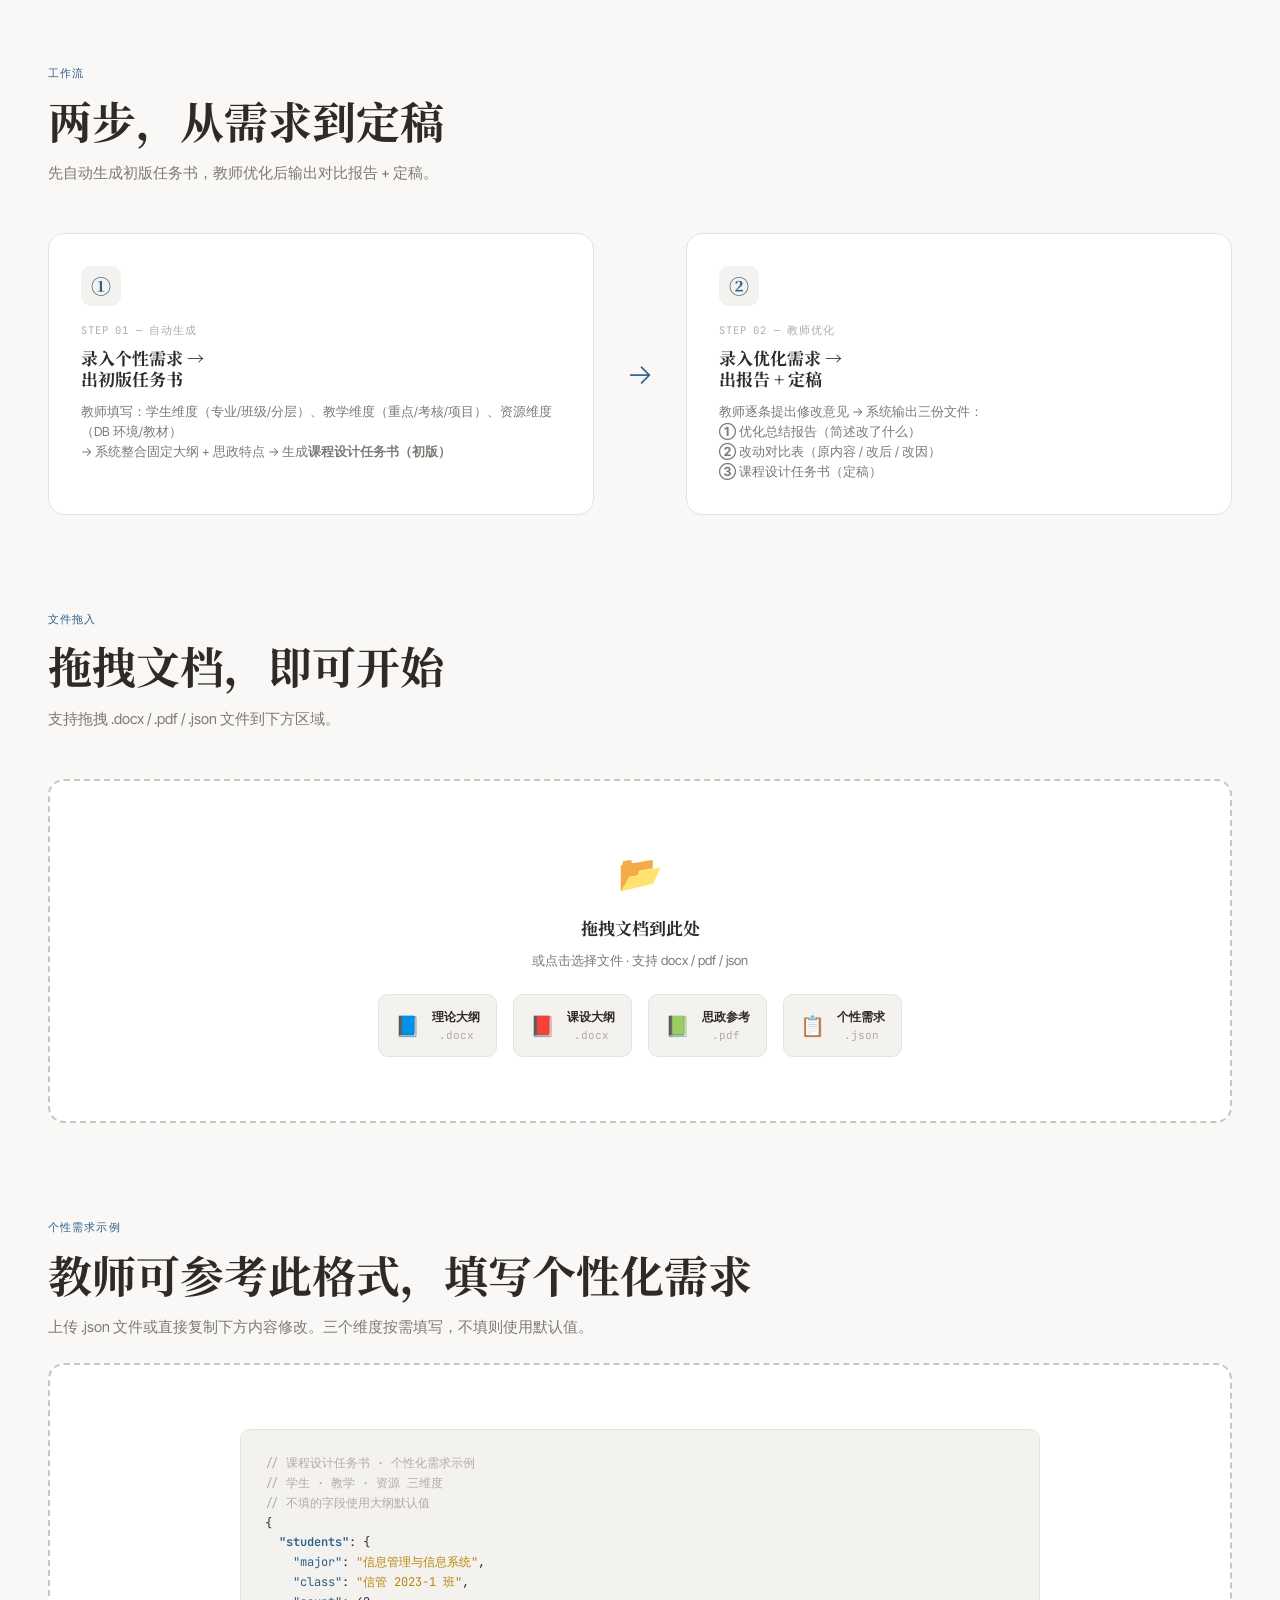
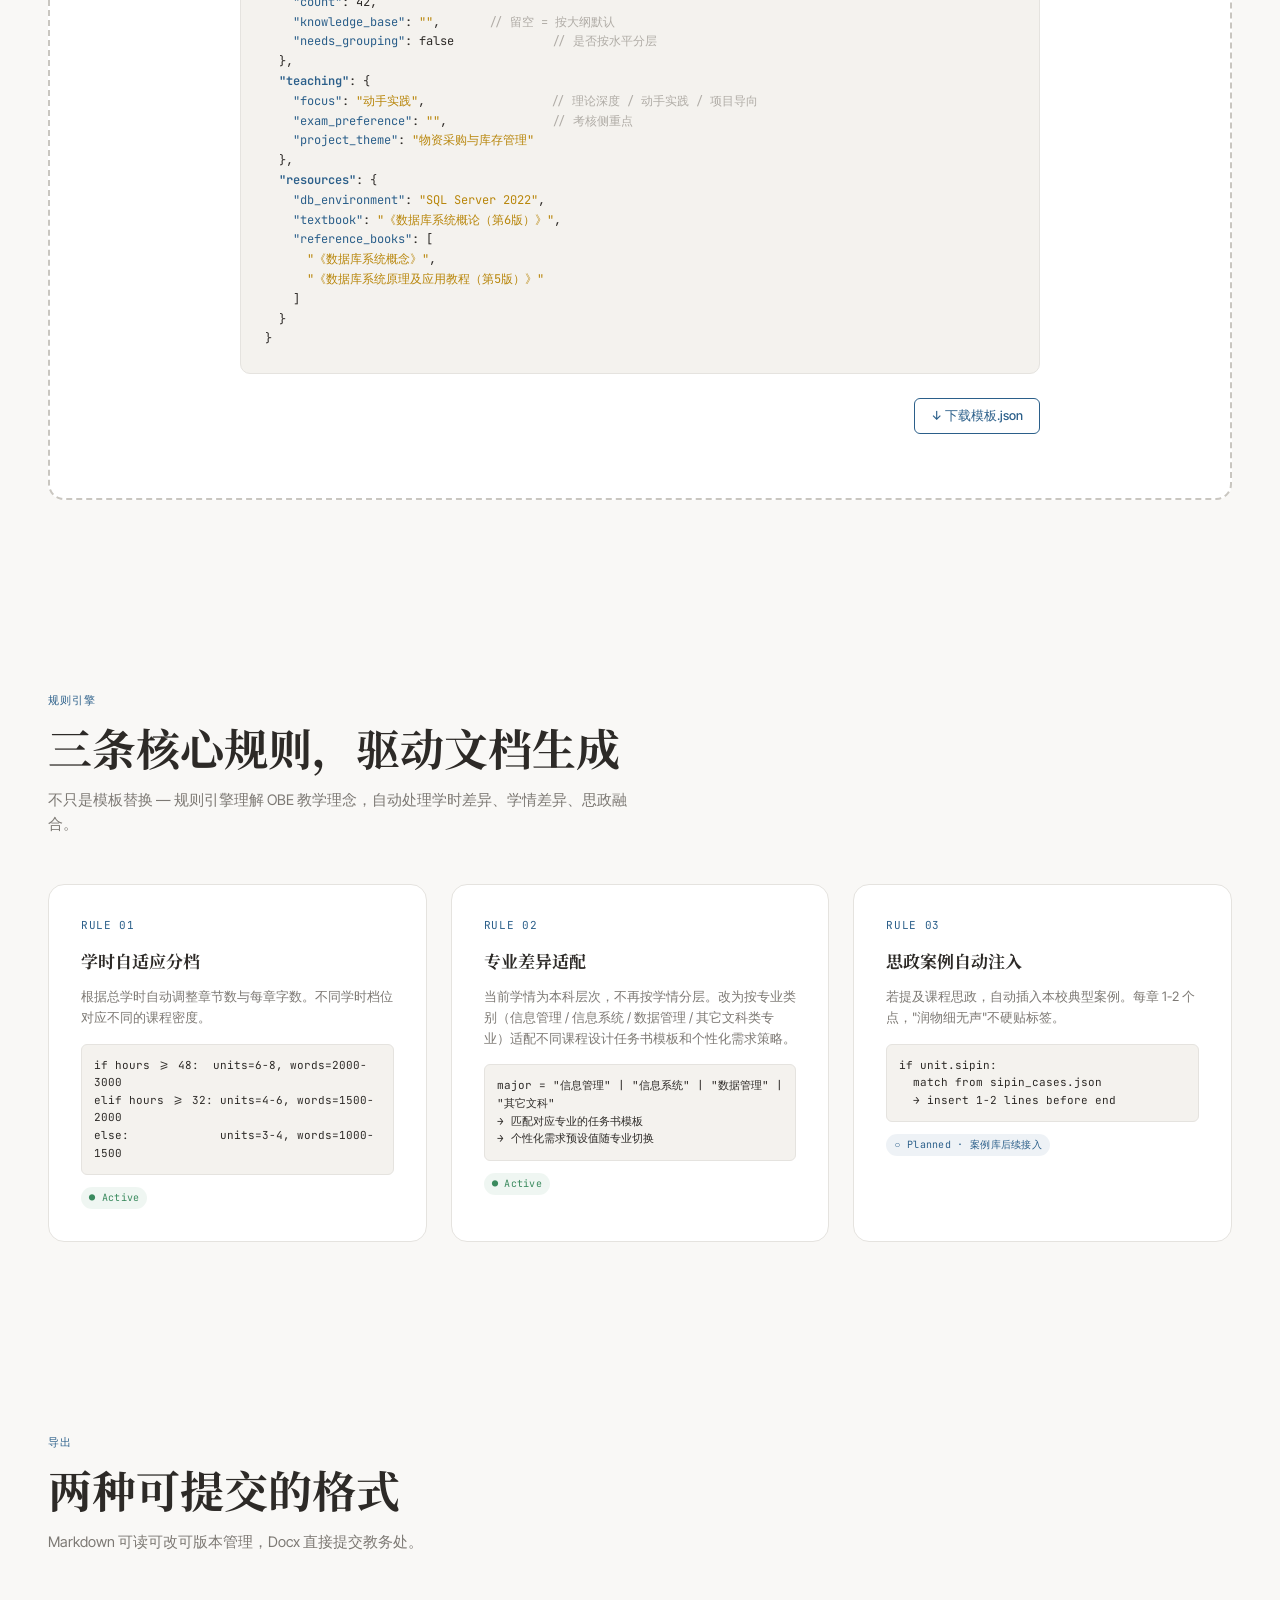
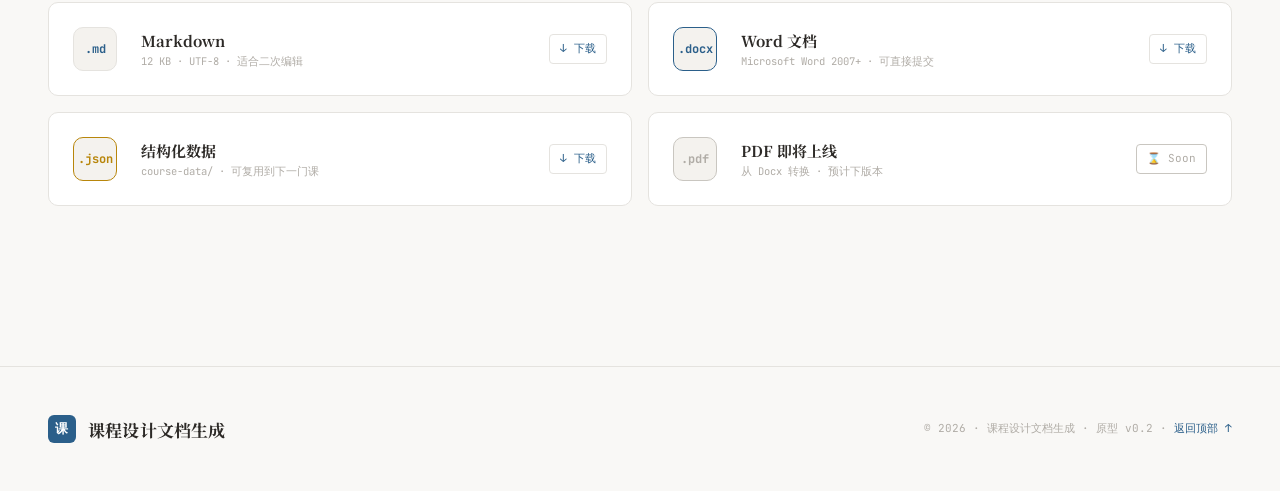
<file: docs/prototype/index_v0.7_20260617_学情分层改为专业差异适配.html>
<!DOCTYPE html>
<html lang="zh-CN">
<head>
<meta charset="UTF-8">
<meta name="viewport" content="width=device-width, initial-scale=1.0">
<title>课程设计文档生成 — 以「数据库原理与应用」为例</title>

<!-- Preconnect + Fonts -->
<link rel="preconnect" href="https://fonts.googleapis.com">
<link rel="preconnect" href="https://fonts.gstatic.com" crossorigin>
<link href="https://fonts.googleapis.com/css2?family=Noto+Serif+SC:wght@400;600;700;900&family=Inter+Tight:wght@300;400;500;600;700&family=JetBrains+Mono:wght@400;500;700&display=swap" rel="stylesheet">

<style>
:root {
  /* Surface — warm academic light */
  --bg: #F9F8F6;
  --bg-2: #F4F2EE;
  --surface: #FFFFFF;
  --surface-2: #FAF9F7;
  --border: #E5E3DF;
  --border-strong: #C9C6C0;

  /* Text */
  --text: #2D2A27;
  --text-2: #7D7974;
  --text-3: #B0ACA6;
  --text-muted: #D0CDC7;

  /* Accents */
  --accent: #2B5F8A;       /* academic blue */
  --accent-soft: #4A82B0;
  --accent-light: #7BA5C8;
  --gold: #B8860B;          /* academic gold */
  --gold-soft: #D4A847;
  --green: #3A8A5E;
  --red: #C9544A;

  /* Typography */
  --font-display: 'Noto Serif SC', Georgia, 'Times New Roman', serif;
  --font-body: 'Inter Tight', -apple-system, BlinkMacSystemFont, 'Segoe UI', sans-serif;
  --font-mono: 'JetBrains Mono', 'SF Mono', Menlo, Consolas, monospace;

  /* Spacing scale */
  --s-1: 4px;  --s-2: 8px;  --s-3: 12px;
  --s-4: 16px; --s-5: 24px; --s-6: 32px;
  --s-7: 48px; --s-8: 64px; --s-9: 96px; --s-10: 128px;

  /* Radius */
  --r-sm: 6px; --r-md: 10px; --r-lg: 16px; --r-xl: 24px;

  /* Shadows */
  --shadow-1: 0 1px 2px rgba(0,0,0,0.06);
  --shadow-2: 0 8px 24px rgba(0,0,0,0.06);
}

* { box-sizing: border-box; margin: 0; padding: 0; }
html { scroll-behavior: smooth; }

body {
  font-family: var(--font-body);
  font-size: 15px;
  line-height: 1.6;
  color: var(--text);
  background: var(--bg);
  -webkit-font-smoothing: antialiased;
}

.wrap { max-width: 1280px; margin: 0 auto; padding: 0 var(--s-7); }
@media (max-width: 768px) { .wrap { padding: 0 var(--s-5); } }

/* NAV */
.nav {
  position: sticky; top: 0; z-index: 100;
  background: rgba(249,248,246,0.85);
  backdrop-filter: blur(16px);
  border-bottom: 1px solid var(--border);
}
.nav-inner {
  display: flex; align-items: center;
  justify-content: space-between;
  height: 60px;
}
.brand {
  display: flex; align-items: center; gap: var(--s-3);
  font-family: var(--font-display);
  font-size: 17px;
  font-weight: 700;
  color: var(--text);
  letter-spacing: 0.01em;
}
.brand-mark {
  width: 28px; height: 28px;
  border-radius: 6px;
  background: var(--accent);
  display: grid; place-items: center;
  font-family: var(--font-mono);
  font-size: 13px; font-weight: 700;
  color: #fff;
}
.nav-links {
  display: flex; gap: var(--s-6);
  font-size: 13px;
  color: var(--text-2);
}
.nav-links a { color: inherit; text-decoration: none; }
.nav-links a:hover { color: var(--accent); }
.nav-cta {
  padding: 7px 16px;
  border: 1px solid var(--accent);
  border-radius: var(--r-sm);
  font-size: 12.5px; font-weight: 500;
  color: var(--accent);
  text-decoration: none;
  transition: all 0.2s;
}
.nav-cta:hover { background: var(--accent); color: #fff; }

/* HERO — new light academic */
.hero {
  padding: var(--s-9) 0 var(--s-8);
  position: relative;
  overflow: hidden;
}
.hero::before {
  content: '';
  position: absolute; inset: 0;
  background:
    radial-gradient(ellipse at 85% 20%, rgba(43,95,138,0.04), transparent 50%),
    radial-gradient(ellipse at 20% 80%, rgba(184,134,11,0.03), transparent 50%);
  pointer-events: none;
}
.hero-tag {
  display: inline-flex; align-items: center; gap: var(--s-2);
  padding: 5px 12px;
  border: 1px solid var(--border);
  border-radius: 100px;
  font-size: 11.5px;
  color: var(--text-2);
  background: var(--surface);
  margin-bottom: var(--s-7);
}
.hero-tag .dot {
  width: 6px; height: 6px;
  border-radius: 50%;
  background: var(--accent);
  animation: pulse 2s infinite;
}
@keyframes pulse { 0%,100%{opacity:1} 50%{opacity:0.4} }

.hero-title {
  font-family: var(--font-display);
  font-size: clamp(30px, 4vw, 52px);
  font-weight: 900;
  line-height: 1.1;
  letter-spacing: 0.01em;
  color: var(--text);
  max-width: 720px;
}
.hero-title .sub {
  display: block;
  font-size: 0.45em;
  font-weight: 400;
  color: var(--text-2);
  margin-top: var(--s-4);
}
.hero-desc {
  font-size: 15px;
  line-height: 1.7;
  color: var(--text-2);
  max-width: 600px;
  margin-top: var(--s-6);
}

.hero-course {
  display: inline-flex; align-items: center; gap: var(--s-4);
  padding: var(--s-4) var(--s-5);
  margin-top: var(--s-7);
  background: var(--surface);
  border: 1px solid var(--border);
  border-radius: var(--r-lg);
}
.hero-course-icon {
  width: 44px; height: 44px;
  border-radius: var(--r-md);
  background: var(--accent);
  display: grid; place-items: center;
  color: #fff; font-size: 18px;
}
.hero-course-info { display: flex; flex-direction: column; gap: 2px; }
.hero-course-name {
  font-family: var(--font-display);
  font-size: 16px;
  font-weight: 700;
  color: var(--text);
}
.hero-course-meta {
  font-size: 12px;
  color: var(--text-3);
  font-family: var(--font-mono);
}
.hero-stats {
  display: flex; gap: var(--s-8);
  margin-top: var(--s-7);
  padding-top: var(--s-6);
  border-top: 1px solid var(--border);
}
.hero-stat { display: flex; flex-direction: column; gap: 2px; }
.hero-stat-label {
  font-family: var(--font-mono); font-size: 10.5px;
  color: var(--text-3); letter-spacing: 0.06em;
  text-transform: uppercase;
}
.hero-stat-value {
  font-family: var(--font-display);
  font-size: 28px; font-weight: 700;
  color: var(--accent); line-height: 1;
}

/* SECTION */
.section { padding: var(--s-9) 0; }
.section-tag {
  font-family: var(--font-mono); font-size: 11px;
  color: var(--accent); letter-spacing: 0.1em;
  margin-bottom: var(--s-3);
}
.section-title {
  font-family: var(--font-display);
  font-size: clamp(28px, 3.5vw, 44px);
  font-weight: 700;
  color: var(--text);
  line-height: 1.15;
}
.section-sub {
  font-size: 14.5px;
  color: var(--text-2);
  max-width: 600px;
  margin-top: var(--s-4);
  line-height: 1.65;
}

/* CAPABILITIES */
.caps {
  display: grid;
  grid-template-columns: repeat(3, 1fr);
  gap: var(--s-5);
  margin-top: var(--s-7);
}
@media (max-width: 900px) { .caps { grid-template-columns: 1fr; } }
.cap {
  background: var(--surface);
  border: 1px solid var(--border);
  border-radius: var(--r-lg);
  padding: var(--s-6);
  transition: all 0.2s;
}
.cap:hover {
  border-color: var(--accent); box-shadow: var(--shadow-2);
}
.cap-num {
  font-family: var(--font-mono); font-size: 11px;
  color: var(--accent); letter-spacing: 0.08em;
}
.cap-title {
  font-family: var(--font-display);
  font-size: 22px; font-weight: 700;
  color: var(--text); margin-top: var(--s-4);
  line-height: 1.2;
}
.cap-desc {
  font-size: 13.5px; color: var(--text-2);
  line-height: 1.7; margin-top: var(--s-4);
}

/* SHOWCASE */
.showcase {
  display: grid;
  grid-template-columns: 1fr 1fr;
  gap: var(--s-6);
  margin-top: var(--s-7);
}
@media (max-width: 1024px) { .showcase { grid-template-columns: 1fr; } }

.showcase-card {
  background: var(--surface);
  border: 1px solid var(--border);
  border-radius: var(--r-lg);
  padding: var(--s-6);
}
.showcase-card .code {
  font-family: var(--font-mono); font-size: 11px;
  color: var(--text-3); letter-spacing: 0.02em;
}
.showcase-card .name {
  font-family: var(--font-display);
  font-size: 28px; font-weight: 700;
  color: var(--text); margin-top: var(--s-2);
}
.showcase-card .tagline {
  font-size: 13.5px; color: var(--text-2);
  line-height: 1.65; margin-top: var(--s-4);
  padding-top: var(--s-4);
  border-top: 1px solid var(--border);
}

.unit-list { margin-top: var(--s-5); display: flex; flex-direction: column; gap: var(--s-2); }
.unit {
  display: grid;
  grid-template-columns: 32px 1fr 48px;
  align-items: center; gap: var(--s-3);
  padding: var(--s-3) var(--s-4);
  border: 1px solid var(--border);
  border-radius: var(--r-md);
  background: var(--bg-2);
  cursor: pointer;
  transition: all 0.15s;
}
.unit:hover { border-color: var(--accent); }
.unit-num {
  font-family: var(--font-display); font-size: 18px;
  font-weight: 700; color: var(--accent);
}
.unit-name { font-size: 13px; font-weight: 600; }
.unit-meta { font-size: 11px; color: var(--text-3); }
.unit-hours { text-align: right; font-family: var(--font-mono); font-size: 13px; font-weight: 500; }

/* PREVIEW PANE */
.preview-pane {
  background: #fff; color: #2D2A27;
  border: 1px solid var(--border);
  border-radius: var(--r-lg);
  overflow: hidden;
  display: flex; flex-direction: column;
}
.preview-head {
  padding: var(--s-3) var(--s-5);
  background: var(--bg-2);
  border-bottom: 1px solid var(--border);
  display: flex; align-items: center; gap: var(--s-3);
  font-family: var(--font-mono); font-size: 11.5px; color: var(--text-2);
}
.preview-head .live { width: 8px; height: 8px; border-radius: 50%; background: var(--green); }
.preview-body {
  padding: var(--s-6) var(--s-6);
  font-size: 12.5px; line-height: 1.75;
  flex: 1; overflow-y: auto; min-height: 400px;
}
.preview-body .doc-title {
  font-family: var(--font-display);
  font-size: 20px; font-weight: 700;
  text-align: center; margin-bottom: 4px;
}
.preview-body .doc-sub {
  text-align: center; font-size: 11px; color: var(--text-3);
  margin-bottom: var(--s-5);
}
.preview-body .doc-table {
  width: 100%; border-collapse: collapse; margin-bottom: var(--s-4); font-size: 11px;
}
.preview-body .doc-table th, .preview-body .doc-table td {
  border: 1px solid var(--border); padding: 5px 8px; text-align: left;
}
.preview-body .doc-table th {
  background: var(--bg-2); font-weight: 600; width: 28%;
}
.preview-body h3 {
  font-family: var(--font-display); font-size: 15px; font-weight: 700;
  margin-top: var(--s-5); margin-bottom: var(--s-3);
  border-bottom: 1px solid var(--border);
  padding-bottom: 4px;
}
.preview-body h4 { font-size: 13px; font-weight: 700; margin-top: var(--s-4); }
.preview-body p { margin-bottom: var(--s-3); }
.preview-body ul { margin-left: var(--s-5); margin-bottom: var(--s-3); }
.preview-body ul li { margin-bottom: 2px; }
.preview-body .sql {
  font-family: var(--font-mono); font-size: 11px;
  background: var(--bg-2); padding: var(--s-3);
  border-radius: var(--r-sm); margin: var(--s-3) 0;
  border-left: 3px solid var(--accent);
  white-space: pre-wrap;
}
.preview-body .tag {
  display: inline-block; padding: 1px 6px; border-radius: 3px;
  font-family: var(--font-mono); font-size: 9.5px;
  background: rgba(43,95,138,0.08); color: var(--accent);
  margin-right: 3px;
}
.preview-body .tag.ai { background: rgba(184,134,11,0.08); color: var(--gold); }
.preview-body .tag.sipin { background: rgba(58,138,94,0.08); color: var(--green); }
.preview-body .placeholder {
  display: inline-block; padding: 3px 8px;
  border: 1px dashed var(--border-strong);
  border-radius: 4px; color: var(--text-3);
  font-size: 10.5px; font-style: italic;
}

/* WORKFLOW */
.workflow {
  display: grid;
  grid-template-columns: repeat(4, 1fr);
  gap: var(--s-4);
  margin-top: var(--s-7);
}
@media (max-width: 1024px) { .workflow { grid-template-columns: repeat(2, 1fr); } }
@media (max-width: 600px) { .workflow { grid-template-columns: 1fr; } }
.step {
  background: var(--surface);
  border: 1px solid var(--border);
  border-radius: var(--r-lg);
  padding: var(--s-6);
}
.step-icon {
  width: 40px; height: 40px;
  border-radius: var(--r-md);
  background: var(--bg-2);
  display: grid; place-items: center;
  font-family: var(--font-display); font-size: 20px;
  font-weight: 700; color: var(--accent);
  margin-bottom: var(--s-4);
}
.step-num {
  font-family: var(--font-mono); font-size: 10.5px;
  color: var(--text-3); letter-spacing: 0.08em;
}
.step-title {
  font-family: var(--font-display);
  font-size: 17px; font-weight: 700;
  color: var(--text); margin-top: var(--s-2);
  line-height: 1.25;
}
.step-desc {
  font-size: 12.5px; color: var(--text-2);
  line-height: 1.6; margin-top: var(--s-3);
}

/* DROP ZONE */
.drop-zone {
  border: 2px dashed var(--border-strong);
  border-radius: var(--r-lg);
  padding: var(--s-8) var(--s-6);
  text-align: center;
  background: var(--surface);
  cursor: pointer;
  transition: all 0.2s;
  margin-top: var(--s-7);
}
.drop-zone:hover, .drop-zone.dragover {
  border-color: var(--accent);
  background: rgba(43,95,138,0.03);
}
.drop-zone-icon {
  font-size: 36px; margin-bottom: var(--s-3);
}
.drop-zone-title {
  font-family: var(--font-display); font-size: 17px; font-weight: 700;
  color: var(--text);
}
.drop-zone-sub {
  font-size: 13px; color: var(--text-2); margin-top: var(--s-2);
}
.drop-zone-files {
  display: flex; gap: var(--s-4); justify-content: center;
  margin-top: var(--s-5); flex-wrap: wrap;
}
.drop-file {
  display: flex; align-items: center; gap: var(--s-3);
  padding: var(--s-3) var(--s-4);
  background: var(--bg-2);
  border: 1px solid var(--border);
  border-radius: var(--r-md);
  font-size: 12px;
}
.drop-file .icon { font-size: 20px; }
.drop-file .name { font-weight: 600; }
.drop-file .type { color: var(--text-3); font-family: var(--font-mono); font-size: 11px; }

/* Example code block */
.example-code pre { line-height: 1.7; }

/* RULES */
.rules-grid {
  display: grid;
  grid-template-columns: repeat(3, 1fr);
  gap: var(--s-5); margin-top: var(--s-7);
}
@media (max-width: 900px) { .rules-grid { grid-template-columns: 1fr; } }
.rule {
  background: var(--surface);
  border: 1px solid var(--border);
  border-radius: var(--r-lg);
  padding: var(--s-6);
}
.rule-num {
  font-family: var(--font-mono); font-size: 11px;
  color: var(--accent); letter-spacing: 0.06em;
}
.rule-title {
  font-family: var(--font-display);
  font-size: 17px; font-weight: 700;
  color: var(--text); margin-top: var(--s-3);
}
.rule-body {
  font-size: 13px; color: var(--text-2);
  line-height: 1.6; margin-top: var(--s-3);
}
.rule-code {
  font-family: var(--font-mono); font-size: 11px;
  background: var(--bg-2); padding: var(--s-3); border-radius: var(--r-sm);
  border: 1px solid var(--border); margin-top: var(--s-4);
  white-space: pre-wrap;
}
.rule-status {
  display: inline-flex; align-items: center; gap: 6px;
  padding: 3px 8px; border-radius: 100px;
  font-family: var(--font-mono); font-size: 10px;
  margin-top: var(--s-3); letter-spacing: 0.03em;
}
.rule-status.active { background: rgba(58,138,94,0.08); color: var(--green); }
.rule-status.planned { background: rgba(43,95,138,0.08); color: var(--accent); }

/* EXPORT */
.export-list {
  display: grid;
  grid-template-columns: repeat(2, 1fr);
  gap: var(--s-4);
  margin-top: var(--s-7);
}
@media (max-width: 768px) { .export-list { grid-template-columns: 1fr; } }
.export-item {
  display: flex; align-items: center; gap: var(--s-5);
  padding: var(--s-5);
  background: var(--surface);
  border: 1px solid var(--border);
  border-radius: var(--r-md);
  cursor: pointer;
  transition: all 0.15s;
}
.export-item:hover { border-color: var(--accent); }
.export-icon {
  width: 44px; height: 44px;
  border-radius: var(--r-md);
  background: var(--bg-2);
  border: 1px solid var(--border);
  display: grid; place-items: center;
  font-family: var(--font-mono); font-size: 12px; font-weight: 700;
  color: var(--accent);
}
.export-name { font-family: var(--font-display); font-size: 15px; font-weight: 700; color: var(--text); }
.export-meta { font-family: var(--font-mono); font-size: 10.5px; color: var(--text-3); }
.export-action {
  margin-left: auto;
  font-family: var(--font-mono); font-size: 11px;
  padding: 5px 10px; border: 1px solid var(--border);
  border-radius: 4px; color: var(--accent);
}

/* FOOTER */
.footer {
  border-top: 1px solid var(--border);
  padding: var(--s-7) 0;
  margin-top: var(--s-8);
}
.footer-inner {
  display: flex;
  justify-content: space-between;
  align-items: center;
  flex-wrap: wrap; gap: var(--s-4);
}
.footer-meta {
  font-family: var(--font-mono); font-size: 11px; color: var(--text-3);
}
.footer-meta a { color: var(--accent); text-decoration: none; }

/* UTILITY */
.rise { animation: rise 0.6s cubic-bezier(0.15,0.85,0.25,1) backwards; }
.rise-1 { animation-delay: 0.05s; }
.rise-2 { animation-delay: 0.1s; }
.rise-3 { animation-delay: 0.15s; }
.rise-4 { animation-delay: 0.2s; }
.rise-5 { animation-delay: 0.25s; }

@keyframes rise {
  from { opacity: 0; transform: translateY(16px); }
  to { opacity: 1; transform: translateY(0); }
}
</style>
</head>
<body>

<!-- NAV -->
<nav class="nav">
  <div class="wrap nav-inner">
    <div class="brand">
      <div class="brand-mark">课</div>
      <div class="brand-text"><strong>课程设计文档</strong>生成</div>
    </div>
    <div class="nav-links">
      <a href="#showcase">示范</a>
      <a href="#workflow">工作流</a>
      <a href="#rules">规则引擎</a>
      <a href="#export">导出</a>
    </div>
    <a href="#showcase" class="nav-cta">开始生成 →</a>
  </div>
</nav>

<!-- HERO -->
<section class="hero">
  <div class="wrap">
    <div class="hero-tag rise rise-1">
      <span class="dot"></span>
      <span>信息管理与信息系统 · 课程设计任务书智能生成</span>
    </div>

    <h1 class="hero-title rise rise-2">
      课程设计任务书<span style="color:var(--accent)">智能生成</span>
      <span class="sub">固定教学大纲 + 教师个性化需求 → 两步生成可提交的课程设计任务书</span>
    </h1>

    <p class="hero-desc rise rise-3">
      以「<strong>数据库原理与应用（SQL-Server）实践</strong>」为示范课程。<br>
      先出初版任务书，再按老师优化需求输出优化总结报告 + 对比表 + 定稿。
    </p>

    <div class="hero-course rise rise-4">
      <div class="hero-course-icon">DB</div>
      <div class="hero-course-info">
        <div class="hero-course-name">数据库原理与应用（SQL-Server）实践</div>
        <div class="hero-course-meta">04040313b · 1 学分 · 1 周（16 学时）· 物资采购库存管理方向</div>
      </div>
    </div>

    <div class="hero-stats rise rise-5">
      <div class="hero-stat">
        <div class="hero-stat-label">输入文档</div>
        <div class="hero-stat-value">3</div>
      </div>
      <div class="hero-stat">
        <div class="hero-stat-label">生成步骤</div>
        <div class="hero-stat-value">2</div>
      </div>
      <div class="hero-stat">
        <div class="hero-stat-label">产出文件</div>
        <div class="hero-stat-value">3</div>
      </div>
      <div class="hero-stat">
        <div class="hero-stat-label">思政</div>
        <div class="hero-stat-value">本校特色</div>
      </div>
    </div>
  </div>
</section>

<!-- CAPABILITIES -->
<section class="section" id="capabilities">
  <div class="wrap">
    <div class="section-tag">核心能力</div>
    <h2 class="section-title">三层结构，数据驱动</h2>
    <p class="section-sub">课程内容、教学设计、思政元素都被结构化为可重用的数据。改一份 JSON，就能换一门课。</p>

    <div class="caps">
      <div class="cap">
        <div class="cap-num">01 — 数据层</div>
        <h3 class="cap-title">结构化数据<br>JSON 驱动</h3>
        <p class="cap-desc">课程信息、教学单元、思政案例库 — 所有内容写成 JSON。换课程只需替换数据文件。</p>
      </div>
      <div class="cap">
        <div class="cap-num">02 — 规则引擎</div>
        <h3 class="cap-title">OBE × 学情分层</h3>
        <p class="cap-desc">按学时自动分档、按学情自动分层（高职/本科/研究生），按 OBE 矩阵自动映射毕业要求。</p>
      </div>
      <div class="cap">
        <div class="cap-num">03 — 输出</div>
        <h3 class="cap-title">MD + Docx</h3>
        <p class="cap-desc">Markdown 预览可编辑，Docx 可直接提交教务处。保留所有表格、SQL 代码块、章节层级。</p>
      </div>
    </div>
  </div>
</section>

<!-- SHOWCASE -->
<section class="section" id="showcase">
  <div class="wrap">
    <div class="section-tag">示范课程</div>
    <h2 class="section-title">以「数据库原理与应用」为示范</h2>
    <p class="section-sub">数据来自 2026 版课程教学大纲 + 最近一学期 24 次课教案。</p>

    <div class="showcase">
      <div class="showcase-card">
        <div class="code">课程代码 · 04042603a</div>
        <div class="name">数据库原理与应用</div>
        <p class="tagline"><strong>核心理念：</strong>「以 DB 为体、AI 为用、协作为核心」。立足人工智能时代，融合 AI 工具与数据库技术，培养学生兼具数据库系统理论与实践应用能力。</p>

        <div class="unit-list">
          <div class="unit">
            <div class="unit-num">01</div>
            <div><div class="unit-name">数据库概述</div><div class="unit-meta">目标1 · 4 学时</div></div>
            <div class="unit-hours">4h</div>
          </div>
          <div class="unit">
            <div class="unit-num">02</div>
            <div><div class="unit-name">关系模型</div><div class="unit-meta">目标1 · 6 学时</div></div>
            <div class="unit-hours">6h</div>
          </div>
          <div class="unit">
            <div class="unit-num">03</div>
            <div><div class="unit-name">SQL 语言</div><div class="unit-meta">目标2 · 10 学时</div></div>
            <div class="unit-hours">10h</div>
          </div>
          <div class="unit">
            <div class="unit-num">04</div>
            <div><div class="unit-name">数据库安全与完整性</div><div class="unit-meta">目标2 · 4 学时</div></div>
            <div class="unit-hours">4h</div>
          </div>
          <div class="unit">
            <div class="unit-num">05</div>
            <div><div class="unit-name">嵌入式 SQL 与 Python</div><div class="unit-meta">目标3 · 4 学时</div></div>
            <div class="unit-hours">4h</div>
          </div>
          <div class="unit">
            <div class="unit-num">06</div>
            <div><div class="unit-name">关系数据库设计理论</div><div class="unit-meta">目标3 · 10 学时</div></div>
            <div class="unit-hours">10h</div>
          </div>
        </div>
      </div>

      <!-- Preview pane -->
      <div class="preview-pane">
        <div class="preview-head">
          <span class="live"></span>
          课程设计文档.md
        </div>
        <div class="preview-body">
          <div class="doc-title">《数据库原理与应用》课程教学大纲</div>
          <div class="doc-sub">课程代码：04042603a · 3 学分 · 48 学时 · 本科</div>

          <table class="doc-table">
            <tr><th>课程名称</th><td>数据库原理与应用</td></tr>
            <tr><th>课程代码</th><td>04042603a</td></tr>
            <tr><th>学  分</th><td>3 学分（理论 38 + 实验 10）</td></tr>
            <tr><th>授课专业</th><td>信息管理 / 信息系统 / 数据管理</td></tr>
            <tr><th>先修课程</th><td>高级语言程序设计、Python</td></tr>
          </table>

          <h3>一、课程定位</h3>
          <p>以 <strong>DB 为体、AI 为用、协作为核心</strong>，立足人工智能时代，培养兼具数据库系统理论与实践应用能力的高素质人才。</p>
          <p><span class="tag">AI 融合</span><span class="tag ai">NL2SQL</span><span class="tag">OBE</span><span class="tag sipin">⌛ 思政预留位</span></p>

          <h3>二、课程目标</h3>
          <p><strong>课程目标 1（知识目标）</strong><br>掌握数据库基本概念、数据模型、关系模型及关系代数等知识。</p>
          <p><strong>课程目标 2（能力目标）</strong><br>掌握 SQL 语言的 DDL、DML 使用，能独立完成复杂数据查询与视图操作。</p>
          <p><strong>课程目标 3（素养目标）</strong><br>掌握嵌入式 SQL、游标及存储过程的使用；结合 AI 工具辅助数据库设计。</p>

          <h3>三、教学内容与学时分配</h3>
          <h4>第一章 · 数据库概述（4 学时）</h4>
          <ul>
            <li>数据库系统的应用价值</li>
            <li>数据库的定义与基本概念</li>
            <li>数据库系统的标准体系结构</li>
            <li>数据库系统在 AI 时代的生态</li>
          </ul>
          <p>思政预留：<span class="placeholder">⌛ 思政案例库接入后自动填充</span></p>

          <h4>第二章 · 关系模型（6 学时）</h4>
          <ul>
            <li>关系数据库的逻辑结构</li>
            <li>关系的定义、性质与基本操作</li>
            <li>关系完整性约束</li>
            <li>关系代数的五大基本操作</li>
          </ul>
          <div class="sql">π name, age (σ age≥18 ∧ dept='IS' (Student))</div>

          <h4>第三章 · SQL 语言（10 学时）</h4>
          <ul>
            <li>SQL 语言的功能特点与体系结构</li>
            <li>数据定义（DDL）</li>
            <li>SQL 简单查询 / 连接查询</li>
            <li>数据更新（DML）</li>
            <li>NL2SQL 人机对比</li>
            <li>实验 1：SQL 查询</li>
          </ul>
          <div class="sql"><span style="color:#2B5F8A;font-weight:600">SELECT</span> s.name, c.title, sc.grade
<span style="color:#2B5F8A;font-weight:600">FROM</span> Student s
<span style="color:#2B5F8A;font-weight:600">JOIN</span> SC sc <span style="color:#2B5F8A;font-weight:600">ON</span> s.sid = sc.sid
<span style="color:#2B5F8A;font-weight:600">JOIN</span> Course c <span style="color:#2B5F8A;font-weight:600">ON</span> sc.cid = c.cid
<span style="color:#2B5F8A;font-weight:600">WHERE</span> sc.grade >= <span style="color:#3A8A5E">85</span>;</div>
        </div>
      </div>
    </div>
  </div>
</section>

<!-- WORKFLOW — 两步流程 -->
<section class="section" id="workflow">
  <div class="wrap">
    <div class="section-tag">工作流</div>
    <h2 class="section-title">两步，从需求到定稿</h2>
    <p class="section-sub">先自动生成初版任务书，教师优化后输出对比报告 + 定稿。</p>

    <div class="workflow" style="grid-template-columns: 1fr 60px 1fr;">
      <div class="step">
        <div class="step-icon">①</div>
        <div class="step-num">STEP 01 — 自动生成</div>
        <h3 class="step-title">录入个性需求 →<br>出初版任务书</h3>
        <p class="step-desc">
          教师填写：学生维度（专业/班级/分层）、教学维度（重点/考核/项目）、资源维度（DB 环境/教材）<br>
          → 系统整合固定大纲 + 思政特点 → 生成<strong>课程设计任务书（初版）</strong>
        </p>
      </div>

      <div style="display:flex;align-items:center;justify-content:center;font-size:28px;color:var(--accent);font-weight:300;">→</div>

      <div class="step">
        <div class="step-icon">②</div>
        <div class="step-num">STEP 02 — 教师优化</div>
        <h3 class="step-title">录入优化需求 →<br>出报告 + 定稿</h3>
        <p class="step-desc">
          教师逐条提出修改意见 → 系统输出三份文件：<br>
          <strong>①</strong> 优化总结报告（简述改了什么）<br>
          <strong>②</strong> 改动对比表（原内容 / 改后 / 改因）<br>
          <strong>③</strong> 课程设计任务书（定稿）
        </p>
      </div>
    </div>
  </div>
</section>

<!-- DROP ZONE -->
<section class="section" style="padding-top:0;">
  <div class="wrap">
    <div class="section-tag">文件拖入</div>
    <h2 class="section-title">拖拽文档，即可开始</h2>
    <p class="section-sub">支持拖拽 .docx / .pdf / .json 文件到下方区域。</p>

    <div class="drop-zone" id="dropZone">
      <div class="drop-zone-icon">📂</div>
      <div class="drop-zone-title">拖拽文档到此处</div>
      <div class="drop-zone-sub">或点击选择文件 · 支持 docx / pdf / json</div>
      <div class="drop-zone-files">
        <div class="drop-file">
          <span class="icon">📘</span>
          <div><div class="name">理论大纲</div><div class="type">.docx</div></div>
        </div>
        <div class="drop-file">
          <span class="icon">📕</span>
          <div><div class="name">课设大纲</div><div class="type">.docx</div></div>
        </div>
        <div class="drop-file">
          <span class="icon">📗</span>
          <div><div class="name">思政参考</div><div class="type">.pdf</div></div>
        </div>
        <div class="drop-file">
          <span class="icon">📋</span>
          <div><div class="name">个性需求</div><div class="type">.json</div></div>
        </div>
      </div>
    </div>
  </div>
</section>

<!-- 个性需求示例 -->
<section class="section" style="padding-top:0;">
  <div class="wrap">
    <div class="section-tag">个性需求示例</div>
    <h2 class="section-title">教师可参考此格式，填写个性化需求</h2>
    <p class="section-sub">上传 .json 文件或直接复制下方内容修改。三个维度按需填写，不填则使用默认值。</p>

    <div class="drop-zone" onclick="alert('文件选择在实现阶段启用')" style="cursor:default;margin-top:var(--s-5)">
      <div style="text-align:left;max-width:800px;margin:0 auto">
        <pre style="font-family:var(--font-mono);font-size:12px;line-height:1.65;color:var(--text);white-space:pre-wrap;text-align:left;background:var(--bg-2);padding:var(--s-5);border-radius:var(--r-md);border:1px solid var(--border)">
<span style="color:var(--text-3)">// 课程设计任务书 · 个性化需求示例
// 学生 · 教学 · 资源 三维度
// 不填的字段使用大纲默认值</span>
{
  <span style="color:var(--accent);font-weight:600">"students"</span>: {
    <span style="color:var(--accent)">"major"</span>: <span style="color:var(--gold)">"信息管理与信息系统"</span>,
    <span style="color:var(--accent)">"class"</span>: <span style="color:var(--gold)">"信管 2023-1 班"</span>,
    <span style="color:var(--accent)">"count"</span>: 42,
    <span style="color:var(--accent)">"knowledge_base"</span>: <span style="color:var(--gold)">""</span>,       <span style="color:var(--text-3)">// 留空 = 按大纲默认</span>
    <span style="color:var(--accent)">"needs_grouping"</span>: false              <span style="color:var(--text-3)">// 是否按水平分层</span>
  },
  <span style="color:var(--accent);font-weight:600">"teaching"</span>: {
    <span style="color:var(--accent)">"focus"</span>: <span style="color:var(--gold)">"动手实践"</span>,                  <span style="color:var(--text-3)">// 理论深度 / 动手实践 / 项目导向</span>
    <span style="color:var(--accent)">"exam_preference"</span>: <span style="color:var(--gold)">""</span>,               <span style="color:var(--text-3)">// 考核侧重点</span>
    <span style="color:var(--accent)">"project_theme"</span>: <span style="color:var(--gold)">"物资采购与库存管理"</span>
  },
  <span style="color:var(--accent);font-weight:600">"resources"</span>: {
    <span style="color:var(--accent)">"db_environment"</span>: <span style="color:var(--gold)">"SQL Server 2022"</span>,
    <span style="color:var(--accent)">"textbook"</span>: <span style="color:var(--gold)">"《数据库系统概论（第6版）》"</span>,
    <span style="color:var(--accent)">"reference_books"</span>: [
      <span style="color:var(--gold)">"《数据库系统概念》"</span>,
      <span style="color:var(--gold)">"《数据库系统原理及应用教程（第5版）》"</span>
    ]
  }
}</pre>
        <div style="display:flex;gap:var(--s-4);margin-top:var(--s-5);justify-content:flex-end">
          <div class="nav-cta" onclick="alert('下载 .json 模板文件在实现阶段启用')">↓ 下载模板.json</div>
        </div>
      </div>
    </div>
  </div>
</section>

<!-- RULES ENGINE -->
<section class="section" id="rules">
  <div class="wrap">
    <div class="section-tag">规则引擎</div>
    <h2 class="section-title">三条核心规则，驱动文档生成</h2>
    <p class="section-sub">不只是模板替换 — 规则引擎理解 OBE 教学理念，自动处理学时差异、学情差异、思政融合。</p>

    <div class="rules-grid">
      <div class="rule">
        <div class="rule-num">RULE 01</div>
        <h3 class="rule-title">学时自适应分档</h3>
        <p class="rule-body">根据总学时自动调整章节数与每章字数。不同学时档位对应不同的课程密度。</p>
        <pre class="rule-code">if hours >= 48:  units=6-8, words=2000-3000
elif hours >= 32: units=4-6, words=1500-2000
else:             units=3-4, words=1000-1500</pre>
        <span class="rule-status active">● Active</span>
      </div>

      <div class="rule">
        <div class="rule-num">RULE 02</div>
        <h3 class="rule-title">专业差异适配</h3>
        <p class="rule-body">当前学情为本科层次，不再按学情分层。改为按专业类别（信息管理 / 信息系统 / 数据管理 / 其它文科类专业）适配不同课程设计任务书模板和个性化需求策略。</p>
        <pre class="rule-code">major = "信息管理" | "信息系统" | "数据管理" | "其它文科"
→ 匹配对应专业的任务书模板
→ 个性化需求预设值随专业切换</pre>
        <span class="rule-status active">● Active</span>
      </div>

      <div class="rule">
        <div class="rule-num">RULE 03</div>
        <h3 class="rule-title">思政案例自动注入</h3>
        <p class="rule-body">若提及课程思政，自动插入本校典型案例。每章 1-2 个点，"润物细无声"不硬贴标签。</p>
        <pre class="rule-code">if unit.sipin:
  match from sipin_cases.json
  → insert 1-2 lines before end</pre>
        <span class="rule-status planned">○ Planned · 案例库后续接入</span>
      </div>
    </div>
  </div>
</section>

<!-- EXPORT -->
<section class="section" id="export">
  <div class="wrap">
    <div class="section-tag">导出</div>
    <h2 class="section-title">两种可提交的格式</h2>
    <p class="section-sub">Markdown 可读可改可版本管理，Docx 直接提交教务处。</p>

    <div class="export-list">
      <div class="export-item">
        <div class="export-icon">.md</div>
        <div>
          <div class="export-name">Markdown</div>
          <div class="export-meta">12 KB · UTF-8 · 适合二次编辑</div>
        </div>
        <div class="export-action">↓ 下载</div>
      </div>
      <div class="export-item">
        <div class="export-icon" style="color:var(--accent);border-color:var(--accent)">.docx</div>
        <div>
          <div class="export-name">Word 文档</div>
          <div class="export-meta">Microsoft Word 2007+ · 可直接提交</div>
        </div>
        <div class="export-action">↓ 下载</div>
      </div>
      <div class="export-item">
        <div class="export-icon" style="color:var(--gold);border-color:var(--gold)">.json</div>
        <div>
          <div class="export-name">结构化数据</div>
          <div class="export-meta">course-data/ · 可复用到下一门课</div>
        </div>
        <div class="export-action">↓ 下载</div>
      </div>
      <div class="export-item">
        <div class="export-icon" style="color:var(--text-3);border-color:var(--border-strong)">.pdf</div>
        <div>
          <div class="export-name">PDF 即将上线</div>
          <div class="export-meta">从 Docx 转换 · 预计下版本</div>
        </div>
        <div class="export-action" style="color:var(--text-3);border-color:var(--border-strong)">⌛ Soon</div>
      </div>
    </div>
  </div>
</section>

<!-- FOOTER -->
<footer class="footer">
  <div class="wrap footer-inner">
    <div class="brand">
      <div class="brand-mark">课</div>
      <div class="brand-text"><strong>课程设计文档</strong>生成</div>
    </div>
    <div class="footer-meta">
      © 2026 · 课程设计文档生成 · 原型 v0.2 · <a href="#">返回顶部 ↑</a>
    </div>
  </div>
</footer>

<script>
document.querySelectorAll('.unit').forEach(u => u.addEventListener('click', () => {
  document.querySelector('#showcase').scrollIntoView({ behavior: 'smooth' });
}));
// Export click
document.querySelectorAll('.export-item').forEach(item => {
  item.addEventListener('click', () => alert('下载功能在实现阶段启用。本版本为设计原型。'));
});

// Drag & Drop
const dropZone = document.getElementById('dropZone');
if (dropZone) {
  ['dragenter', 'dragover'].forEach(evt => {
    dropZone.addEventListener(evt, e => {
      e.preventDefault();
      dropZone.classList.add('dragover');
    });
  });
  ['dragleave', 'drop'].forEach(evt => {
    dropZone.addEventListener(evt, e => {
      e.preventDefault();
      dropZone.classList.remove('dragover');
    });
  });
  dropZone.addEventListener('drop', e => {
    const files = Array.from(e.dataTransfer.files);
    const names = files.map(f => f.name).join('、');
    dropZone.querySelector('.drop-zone-title').textContent = `已拖入 ${files.length} 个文件`;
    dropZone.querySelector('.drop-zone-sub').textContent = names;
  });
  dropZone.addEventListener('click', () => {
    alert('文件选择对话框在实现阶段启用。\n本版本为设计原型。');
  });
}

console.log('课程设计任务书智能生成 · 设计原型 v0.3');
</script>

</body>
</html>
</file>
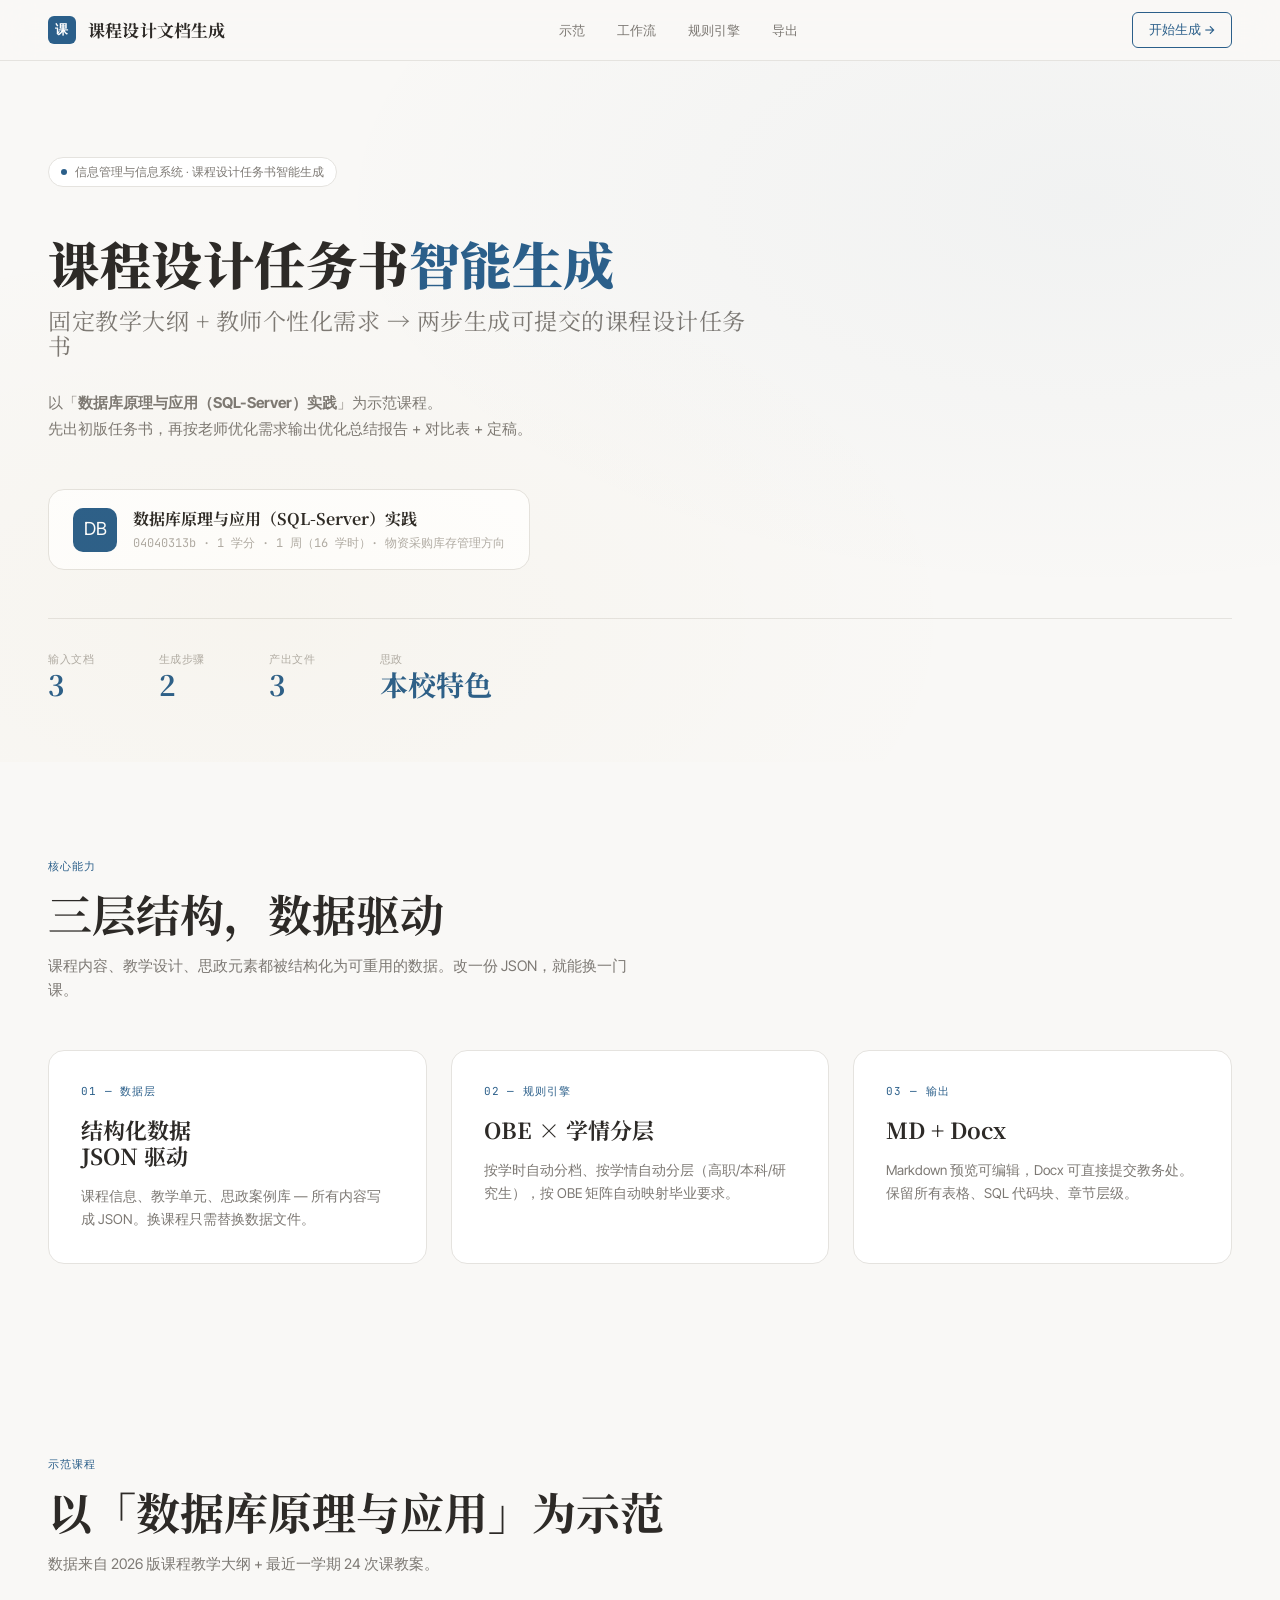
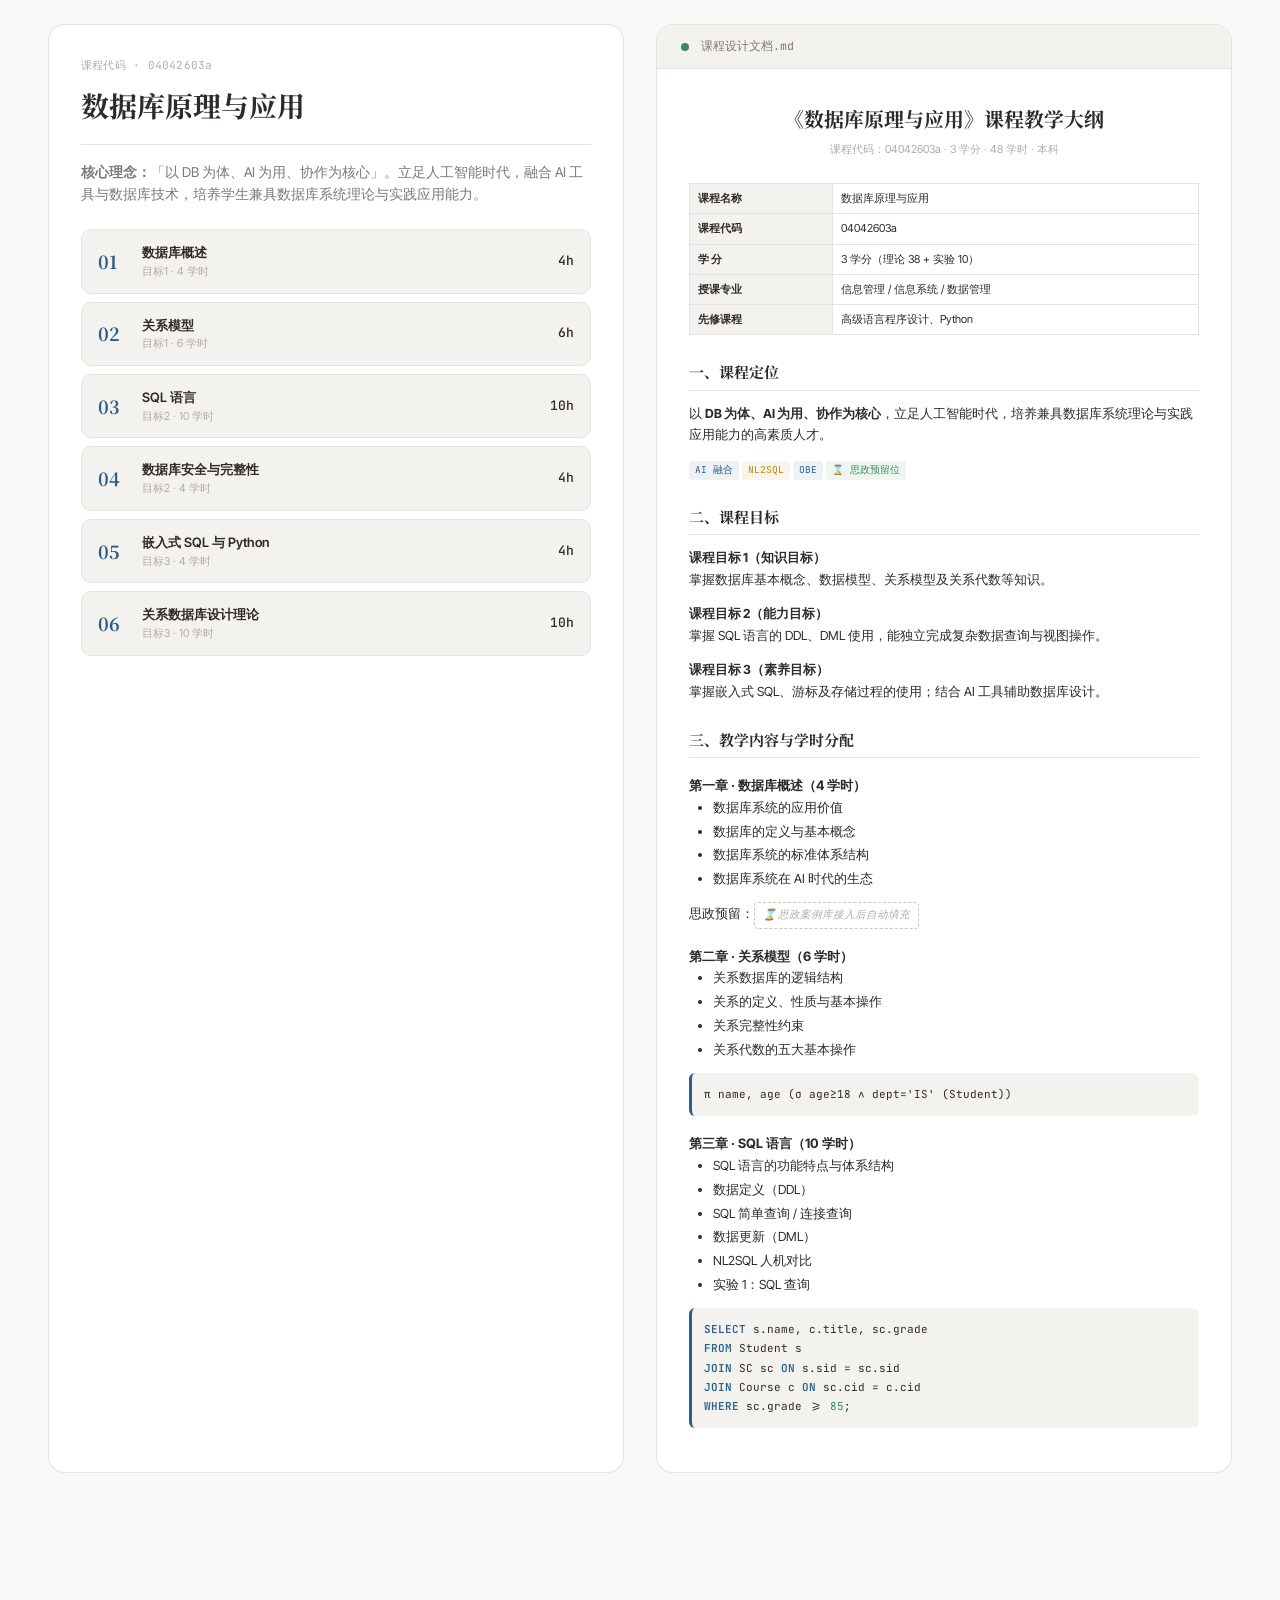
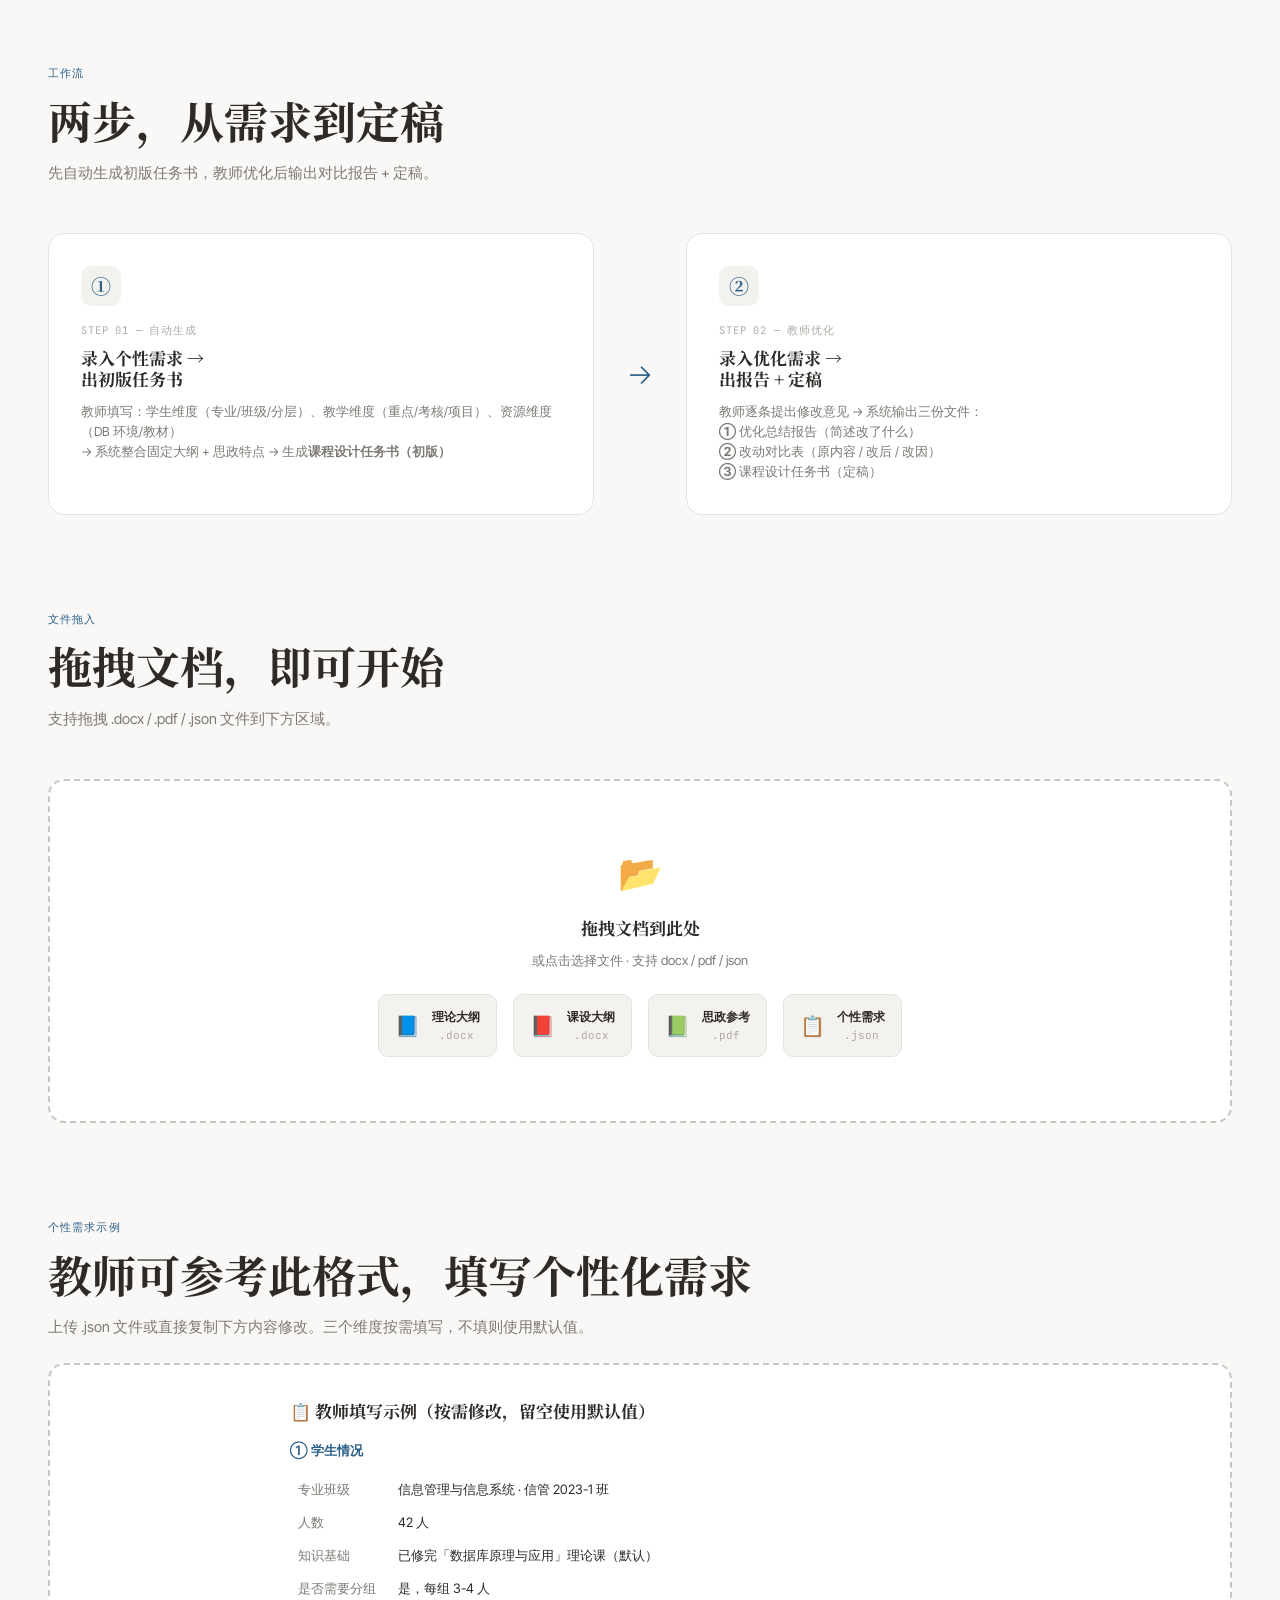
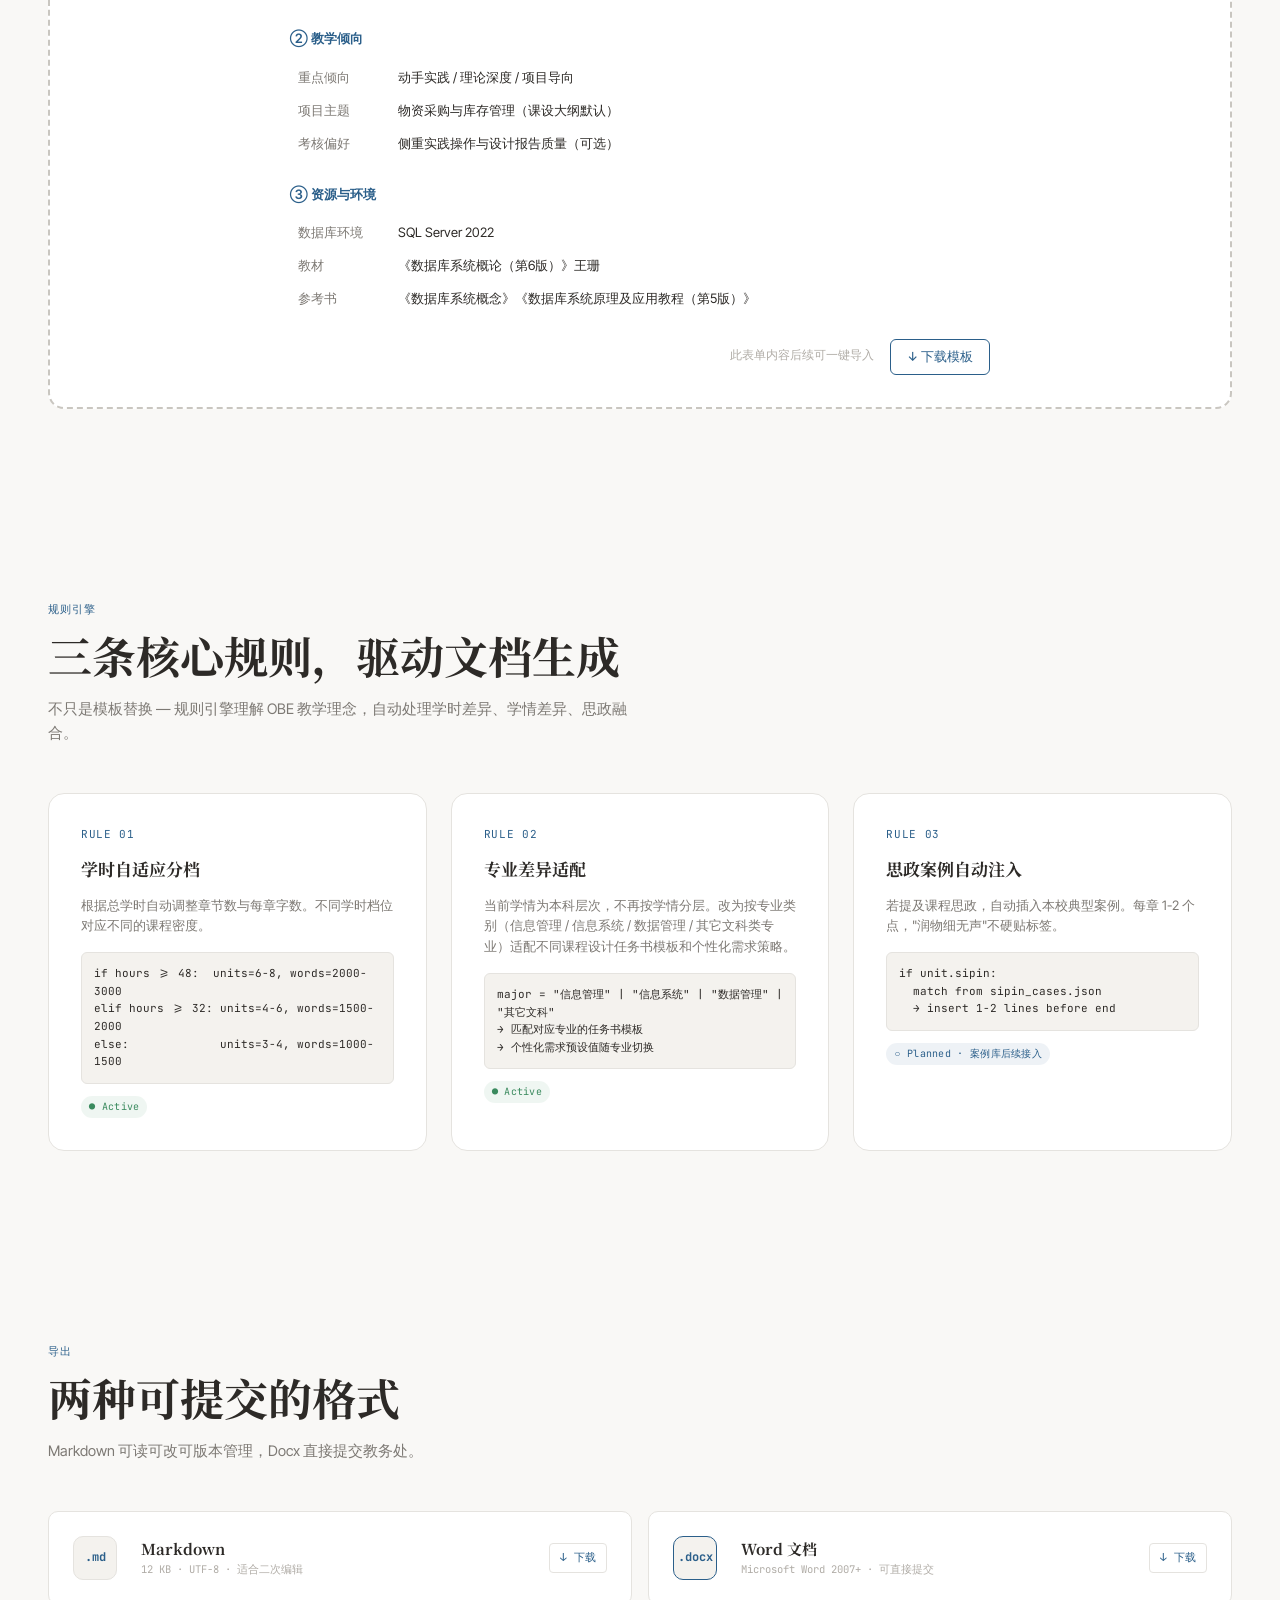
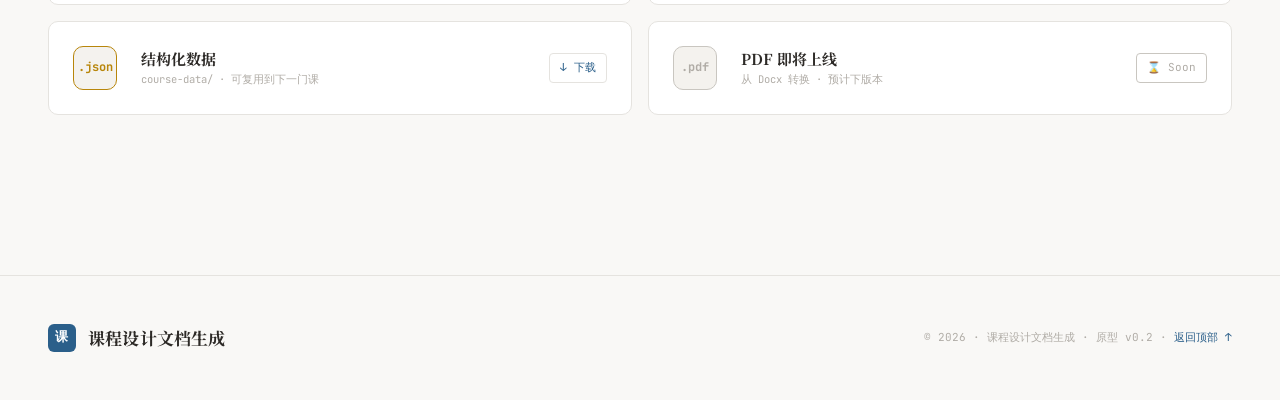
<file: docs/prototype/index_v0.8_20260617_个性需求从JSON改为文字表格形式.html>
<!DOCTYPE html>
<html lang="zh-CN">
<head>
<meta charset="UTF-8">
<meta name="viewport" content="width=device-width, initial-scale=1.0">
<title>课程设计文档生成 — 以「数据库原理与应用」为例</title>

<!-- Preconnect + Fonts -->
<link rel="preconnect" href="https://fonts.googleapis.com">
<link rel="preconnect" href="https://fonts.gstatic.com" crossorigin>
<link href="https://fonts.googleapis.com/css2?family=Noto+Serif+SC:wght@400;600;700;900&family=Inter+Tight:wght@300;400;500;600;700&family=JetBrains+Mono:wght@400;500;700&display=swap" rel="stylesheet">

<style>
:root {
  /* Surface — warm academic light */
  --bg: #F9F8F6;
  --bg-2: #F4F2EE;
  --surface: #FFFFFF;
  --surface-2: #FAF9F7;
  --border: #E5E3DF;
  --border-strong: #C9C6C0;

  /* Text */
  --text: #2D2A27;
  --text-2: #7D7974;
  --text-3: #B0ACA6;
  --text-muted: #D0CDC7;

  /* Accents */
  --accent: #2B5F8A;       /* academic blue */
  --accent-soft: #4A82B0;
  --accent-light: #7BA5C8;
  --gold: #B8860B;          /* academic gold */
  --gold-soft: #D4A847;
  --green: #3A8A5E;
  --red: #C9544A;

  /* Typography */
  --font-display: 'Noto Serif SC', Georgia, 'Times New Roman', serif;
  --font-body: 'Inter Tight', -apple-system, BlinkMacSystemFont, 'Segoe UI', sans-serif;
  --font-mono: 'JetBrains Mono', 'SF Mono', Menlo, Consolas, monospace;

  /* Spacing scale */
  --s-1: 4px;  --s-2: 8px;  --s-3: 12px;
  --s-4: 16px; --s-5: 24px; --s-6: 32px;
  --s-7: 48px; --s-8: 64px; --s-9: 96px; --s-10: 128px;

  /* Radius */
  --r-sm: 6px; --r-md: 10px; --r-lg: 16px; --r-xl: 24px;

  /* Shadows */
  --shadow-1: 0 1px 2px rgba(0,0,0,0.06);
  --shadow-2: 0 8px 24px rgba(0,0,0,0.06);
}

* { box-sizing: border-box; margin: 0; padding: 0; }
html { scroll-behavior: smooth; }

body {
  font-family: var(--font-body);
  font-size: 15px;
  line-height: 1.6;
  color: var(--text);
  background: var(--bg);
  -webkit-font-smoothing: antialiased;
}

.wrap { max-width: 1280px; margin: 0 auto; padding: 0 var(--s-7); }
@media (max-width: 768px) { .wrap { padding: 0 var(--s-5); } }

/* NAV */
.nav {
  position: sticky; top: 0; z-index: 100;
  background: rgba(249,248,246,0.85);
  backdrop-filter: blur(16px);
  border-bottom: 1px solid var(--border);
}
.nav-inner {
  display: flex; align-items: center;
  justify-content: space-between;
  height: 60px;
}
.brand {
  display: flex; align-items: center; gap: var(--s-3);
  font-family: var(--font-display);
  font-size: 17px;
  font-weight: 700;
  color: var(--text);
  letter-spacing: 0.01em;
}
.brand-mark {
  width: 28px; height: 28px;
  border-radius: 6px;
  background: var(--accent);
  display: grid; place-items: center;
  font-family: var(--font-mono);
  font-size: 13px; font-weight: 700;
  color: #fff;
}
.nav-links {
  display: flex; gap: var(--s-6);
  font-size: 13px;
  color: var(--text-2);
}
.nav-links a { color: inherit; text-decoration: none; }
.nav-links a:hover { color: var(--accent); }
.nav-cta {
  padding: 7px 16px;
  border: 1px solid var(--accent);
  border-radius: var(--r-sm);
  font-size: 12.5px; font-weight: 500;
  color: var(--accent);
  text-decoration: none;
  transition: all 0.2s;
}
.nav-cta:hover { background: var(--accent); color: #fff; }

/* HERO — new light academic */
.hero {
  padding: var(--s-9) 0 var(--s-8);
  position: relative;
  overflow: hidden;
}
.hero::before {
  content: '';
  position: absolute; inset: 0;
  background:
    radial-gradient(ellipse at 85% 20%, rgba(43,95,138,0.04), transparent 50%),
    radial-gradient(ellipse at 20% 80%, rgba(184,134,11,0.03), transparent 50%);
  pointer-events: none;
}
.hero-tag {
  display: inline-flex; align-items: center; gap: var(--s-2);
  padding: 5px 12px;
  border: 1px solid var(--border);
  border-radius: 100px;
  font-size: 11.5px;
  color: var(--text-2);
  background: var(--surface);
  margin-bottom: var(--s-7);
}
.hero-tag .dot {
  width: 6px; height: 6px;
  border-radius: 50%;
  background: var(--accent);
  animation: pulse 2s infinite;
}
@keyframes pulse { 0%,100%{opacity:1} 50%{opacity:0.4} }

.hero-title {
  font-family: var(--font-display);
  font-size: clamp(30px, 4vw, 52px);
  font-weight: 900;
  line-height: 1.1;
  letter-spacing: 0.01em;
  color: var(--text);
  max-width: 720px;
}
.hero-title .sub {
  display: block;
  font-size: 0.45em;
  font-weight: 400;
  color: var(--text-2);
  margin-top: var(--s-4);
}
.hero-desc {
  font-size: 15px;
  line-height: 1.7;
  color: var(--text-2);
  max-width: 600px;
  margin-top: var(--s-6);
}

.hero-course {
  display: inline-flex; align-items: center; gap: var(--s-4);
  padding: var(--s-4) var(--s-5);
  margin-top: var(--s-7);
  background: var(--surface);
  border: 1px solid var(--border);
  border-radius: var(--r-lg);
}
.hero-course-icon {
  width: 44px; height: 44px;
  border-radius: var(--r-md);
  background: var(--accent);
  display: grid; place-items: center;
  color: #fff; font-size: 18px;
}
.hero-course-info { display: flex; flex-direction: column; gap: 2px; }
.hero-course-name {
  font-family: var(--font-display);
  font-size: 16px;
  font-weight: 700;
  color: var(--text);
}
.hero-course-meta {
  font-size: 12px;
  color: var(--text-3);
  font-family: var(--font-mono);
}
.hero-stats {
  display: flex; gap: var(--s-8);
  margin-top: var(--s-7);
  padding-top: var(--s-6);
  border-top: 1px solid var(--border);
}
.hero-stat { display: flex; flex-direction: column; gap: 2px; }
.hero-stat-label {
  font-family: var(--font-mono); font-size: 10.5px;
  color: var(--text-3); letter-spacing: 0.06em;
  text-transform: uppercase;
}
.hero-stat-value {
  font-family: var(--font-display);
  font-size: 28px; font-weight: 700;
  color: var(--accent); line-height: 1;
}

/* SECTION */
.section { padding: var(--s-9) 0; }
.section-tag {
  font-family: var(--font-mono); font-size: 11px;
  color: var(--accent); letter-spacing: 0.1em;
  margin-bottom: var(--s-3);
}
.section-title {
  font-family: var(--font-display);
  font-size: clamp(28px, 3.5vw, 44px);
  font-weight: 700;
  color: var(--text);
  line-height: 1.15;
}
.section-sub {
  font-size: 14.5px;
  color: var(--text-2);
  max-width: 600px;
  margin-top: var(--s-4);
  line-height: 1.65;
}

/* CAPABILITIES */
.caps {
  display: grid;
  grid-template-columns: repeat(3, 1fr);
  gap: var(--s-5);
  margin-top: var(--s-7);
}
@media (max-width: 900px) { .caps { grid-template-columns: 1fr; } }
.cap {
  background: var(--surface);
  border: 1px solid var(--border);
  border-radius: var(--r-lg);
  padding: var(--s-6);
  transition: all 0.2s;
}
.cap:hover {
  border-color: var(--accent); box-shadow: var(--shadow-2);
}
.cap-num {
  font-family: var(--font-mono); font-size: 11px;
  color: var(--accent); letter-spacing: 0.08em;
}
.cap-title {
  font-family: var(--font-display);
  font-size: 22px; font-weight: 700;
  color: var(--text); margin-top: var(--s-4);
  line-height: 1.2;
}
.cap-desc {
  font-size: 13.5px; color: var(--text-2);
  line-height: 1.7; margin-top: var(--s-4);
}

/* SHOWCASE */
.showcase {
  display: grid;
  grid-template-columns: 1fr 1fr;
  gap: var(--s-6);
  margin-top: var(--s-7);
}
@media (max-width: 1024px) { .showcase { grid-template-columns: 1fr; } }

.showcase-card {
  background: var(--surface);
  border: 1px solid var(--border);
  border-radius: var(--r-lg);
  padding: var(--s-6);
}
.showcase-card .code {
  font-family: var(--font-mono); font-size: 11px;
  color: var(--text-3); letter-spacing: 0.02em;
}
.showcase-card .name {
  font-family: var(--font-display);
  font-size: 28px; font-weight: 700;
  color: var(--text); margin-top: var(--s-2);
}
.showcase-card .tagline {
  font-size: 13.5px; color: var(--text-2);
  line-height: 1.65; margin-top: var(--s-4);
  padding-top: var(--s-4);
  border-top: 1px solid var(--border);
}

.unit-list { margin-top: var(--s-5); display: flex; flex-direction: column; gap: var(--s-2); }
.unit {
  display: grid;
  grid-template-columns: 32px 1fr 48px;
  align-items: center; gap: var(--s-3);
  padding: var(--s-3) var(--s-4);
  border: 1px solid var(--border);
  border-radius: var(--r-md);
  background: var(--bg-2);
  cursor: pointer;
  transition: all 0.15s;
}
.unit:hover { border-color: var(--accent); }
.unit-num {
  font-family: var(--font-display); font-size: 18px;
  font-weight: 700; color: var(--accent);
}
.unit-name { font-size: 13px; font-weight: 600; }
.unit-meta { font-size: 11px; color: var(--text-3); }
.unit-hours { text-align: right; font-family: var(--font-mono); font-size: 13px; font-weight: 500; }

/* PREVIEW PANE */
.preview-pane {
  background: #fff; color: #2D2A27;
  border: 1px solid var(--border);
  border-radius: var(--r-lg);
  overflow: hidden;
  display: flex; flex-direction: column;
}
.preview-head {
  padding: var(--s-3) var(--s-5);
  background: var(--bg-2);
  border-bottom: 1px solid var(--border);
  display: flex; align-items: center; gap: var(--s-3);
  font-family: var(--font-mono); font-size: 11.5px; color: var(--text-2);
}
.preview-head .live { width: 8px; height: 8px; border-radius: 50%; background: var(--green); }
.preview-body {
  padding: var(--s-6) var(--s-6);
  font-size: 12.5px; line-height: 1.75;
  flex: 1; overflow-y: auto; min-height: 400px;
}
.preview-body .doc-title {
  font-family: var(--font-display);
  font-size: 20px; font-weight: 700;
  text-align: center; margin-bottom: 4px;
}
.preview-body .doc-sub {
  text-align: center; font-size: 11px; color: var(--text-3);
  margin-bottom: var(--s-5);
}
.preview-body .doc-table {
  width: 100%; border-collapse: collapse; margin-bottom: var(--s-4); font-size: 11px;
}
.preview-body .doc-table th, .preview-body .doc-table td {
  border: 1px solid var(--border); padding: 5px 8px; text-align: left;
}
.preview-body .doc-table th {
  background: var(--bg-2); font-weight: 600; width: 28%;
}
.preview-body h3 {
  font-family: var(--font-display); font-size: 15px; font-weight: 700;
  margin-top: var(--s-5); margin-bottom: var(--s-3);
  border-bottom: 1px solid var(--border);
  padding-bottom: 4px;
}
.preview-body h4 { font-size: 13px; font-weight: 700; margin-top: var(--s-4); }
.preview-body p { margin-bottom: var(--s-3); }
.preview-body ul { margin-left: var(--s-5); margin-bottom: var(--s-3); }
.preview-body ul li { margin-bottom: 2px; }
.preview-body .sql {
  font-family: var(--font-mono); font-size: 11px;
  background: var(--bg-2); padding: var(--s-3);
  border-radius: var(--r-sm); margin: var(--s-3) 0;
  border-left: 3px solid var(--accent);
  white-space: pre-wrap;
}
.preview-body .tag {
  display: inline-block; padding: 1px 6px; border-radius: 3px;
  font-family: var(--font-mono); font-size: 9.5px;
  background: rgba(43,95,138,0.08); color: var(--accent);
  margin-right: 3px;
}
.preview-body .tag.ai { background: rgba(184,134,11,0.08); color: var(--gold); }
.preview-body .tag.sipin { background: rgba(58,138,94,0.08); color: var(--green); }
.preview-body .placeholder {
  display: inline-block; padding: 3px 8px;
  border: 1px dashed var(--border-strong);
  border-radius: 4px; color: var(--text-3);
  font-size: 10.5px; font-style: italic;
}

/* WORKFLOW */
.workflow {
  display: grid;
  grid-template-columns: repeat(4, 1fr);
  gap: var(--s-4);
  margin-top: var(--s-7);
}
@media (max-width: 1024px) { .workflow { grid-template-columns: repeat(2, 1fr); } }
@media (max-width: 600px) { .workflow { grid-template-columns: 1fr; } }
.step {
  background: var(--surface);
  border: 1px solid var(--border);
  border-radius: var(--r-lg);
  padding: var(--s-6);
}
.step-icon {
  width: 40px; height: 40px;
  border-radius: var(--r-md);
  background: var(--bg-2);
  display: grid; place-items: center;
  font-family: var(--font-display); font-size: 20px;
  font-weight: 700; color: var(--accent);
  margin-bottom: var(--s-4);
}
.step-num {
  font-family: var(--font-mono); font-size: 10.5px;
  color: var(--text-3); letter-spacing: 0.08em;
}
.step-title {
  font-family: var(--font-display);
  font-size: 17px; font-weight: 700;
  color: var(--text); margin-top: var(--s-2);
  line-height: 1.25;
}
.step-desc {
  font-size: 12.5px; color: var(--text-2);
  line-height: 1.6; margin-top: var(--s-3);
}

/* DROP ZONE */
.drop-zone {
  border: 2px dashed var(--border-strong);
  border-radius: var(--r-lg);
  padding: var(--s-8) var(--s-6);
  text-align: center;
  background: var(--surface);
  cursor: pointer;
  transition: all 0.2s;
  margin-top: var(--s-7);
}
.drop-zone:hover, .drop-zone.dragover {
  border-color: var(--accent);
  background: rgba(43,95,138,0.03);
}
.drop-zone-icon {
  font-size: 36px; margin-bottom: var(--s-3);
}
.drop-zone-title {
  font-family: var(--font-display); font-size: 17px; font-weight: 700;
  color: var(--text);
}
.drop-zone-sub {
  font-size: 13px; color: var(--text-2); margin-top: var(--s-2);
}
.drop-zone-files {
  display: flex; gap: var(--s-4); justify-content: center;
  margin-top: var(--s-5); flex-wrap: wrap;
}
.drop-file {
  display: flex; align-items: center; gap: var(--s-3);
  padding: var(--s-3) var(--s-4);
  background: var(--bg-2);
  border: 1px solid var(--border);
  border-radius: var(--r-md);
  font-size: 12px;
}
.drop-file .icon { font-size: 20px; }
.drop-file .name { font-weight: 600; }
.drop-file .type { color: var(--text-3); font-family: var(--font-mono); font-size: 11px; }

/* Example code block */
.example-code pre { line-height: 1.7; }

/* RULES */
.rules-grid {
  display: grid;
  grid-template-columns: repeat(3, 1fr);
  gap: var(--s-5); margin-top: var(--s-7);
}
@media (max-width: 900px) { .rules-grid { grid-template-columns: 1fr; } }
.rule {
  background: var(--surface);
  border: 1px solid var(--border);
  border-radius: var(--r-lg);
  padding: var(--s-6);
}
.rule-num {
  font-family: var(--font-mono); font-size: 11px;
  color: var(--accent); letter-spacing: 0.06em;
}
.rule-title {
  font-family: var(--font-display);
  font-size: 17px; font-weight: 700;
  color: var(--text); margin-top: var(--s-3);
}
.rule-body {
  font-size: 13px; color: var(--text-2);
  line-height: 1.6; margin-top: var(--s-3);
}
.rule-code {
  font-family: var(--font-mono); font-size: 11px;
  background: var(--bg-2); padding: var(--s-3); border-radius: var(--r-sm);
  border: 1px solid var(--border); margin-top: var(--s-4);
  white-space: pre-wrap;
}
.rule-status {
  display: inline-flex; align-items: center; gap: 6px;
  padding: 3px 8px; border-radius: 100px;
  font-family: var(--font-mono); font-size: 10px;
  margin-top: var(--s-3); letter-spacing: 0.03em;
}
.rule-status.active { background: rgba(58,138,94,0.08); color: var(--green); }
.rule-status.planned { background: rgba(43,95,138,0.08); color: var(--accent); }

/* EXPORT */
.export-list {
  display: grid;
  grid-template-columns: repeat(2, 1fr);
  gap: var(--s-4);
  margin-top: var(--s-7);
}
@media (max-width: 768px) { .export-list { grid-template-columns: 1fr; } }
.export-item {
  display: flex; align-items: center; gap: var(--s-5);
  padding: var(--s-5);
  background: var(--surface);
  border: 1px solid var(--border);
  border-radius: var(--r-md);
  cursor: pointer;
  transition: all 0.15s;
}
.export-item:hover { border-color: var(--accent); }
.export-icon {
  width: 44px; height: 44px;
  border-radius: var(--r-md);
  background: var(--bg-2);
  border: 1px solid var(--border);
  display: grid; place-items: center;
  font-family: var(--font-mono); font-size: 12px; font-weight: 700;
  color: var(--accent);
}
.export-name { font-family: var(--font-display); font-size: 15px; font-weight: 700; color: var(--text); }
.export-meta { font-family: var(--font-mono); font-size: 10.5px; color: var(--text-3); }
.export-action {
  margin-left: auto;
  font-family: var(--font-mono); font-size: 11px;
  padding: 5px 10px; border: 1px solid var(--border);
  border-radius: 4px; color: var(--accent);
}

/* FOOTER */
.footer {
  border-top: 1px solid var(--border);
  padding: var(--s-7) 0;
  margin-top: var(--s-8);
}
.footer-inner {
  display: flex;
  justify-content: space-between;
  align-items: center;
  flex-wrap: wrap; gap: var(--s-4);
}
.footer-meta {
  font-family: var(--font-mono); font-size: 11px; color: var(--text-3);
}
.footer-meta a { color: var(--accent); text-decoration: none; }

/* UTILITY */
.rise { animation: rise 0.6s cubic-bezier(0.15,0.85,0.25,1) backwards; }
.rise-1 { animation-delay: 0.05s; }
.rise-2 { animation-delay: 0.1s; }
.rise-3 { animation-delay: 0.15s; }
.rise-4 { animation-delay: 0.2s; }
.rise-5 { animation-delay: 0.25s; }

@keyframes rise {
  from { opacity: 0; transform: translateY(16px); }
  to { opacity: 1; transform: translateY(0); }
}
</style>
</head>
<body>

<!-- NAV -->
<nav class="nav">
  <div class="wrap nav-inner">
    <div class="brand">
      <div class="brand-mark">课</div>
      <div class="brand-text"><strong>课程设计文档</strong>生成</div>
    </div>
    <div class="nav-links">
      <a href="#showcase">示范</a>
      <a href="#workflow">工作流</a>
      <a href="#rules">规则引擎</a>
      <a href="#export">导出</a>
    </div>
    <a href="#showcase" class="nav-cta">开始生成 →</a>
  </div>
</nav>

<!-- HERO -->
<section class="hero">
  <div class="wrap">
    <div class="hero-tag rise rise-1">
      <span class="dot"></span>
      <span>信息管理与信息系统 · 课程设计任务书智能生成</span>
    </div>

    <h1 class="hero-title rise rise-2">
      课程设计任务书<span style="color:var(--accent)">智能生成</span>
      <span class="sub">固定教学大纲 + 教师个性化需求 → 两步生成可提交的课程设计任务书</span>
    </h1>

    <p class="hero-desc rise rise-3">
      以「<strong>数据库原理与应用（SQL-Server）实践</strong>」为示范课程。<br>
      先出初版任务书，再按老师优化需求输出优化总结报告 + 对比表 + 定稿。
    </p>

    <div class="hero-course rise rise-4">
      <div class="hero-course-icon">DB</div>
      <div class="hero-course-info">
        <div class="hero-course-name">数据库原理与应用（SQL-Server）实践</div>
        <div class="hero-course-meta">04040313b · 1 学分 · 1 周（16 学时）· 物资采购库存管理方向</div>
      </div>
    </div>

    <div class="hero-stats rise rise-5">
      <div class="hero-stat">
        <div class="hero-stat-label">输入文档</div>
        <div class="hero-stat-value">3</div>
      </div>
      <div class="hero-stat">
        <div class="hero-stat-label">生成步骤</div>
        <div class="hero-stat-value">2</div>
      </div>
      <div class="hero-stat">
        <div class="hero-stat-label">产出文件</div>
        <div class="hero-stat-value">3</div>
      </div>
      <div class="hero-stat">
        <div class="hero-stat-label">思政</div>
        <div class="hero-stat-value">本校特色</div>
      </div>
    </div>
  </div>
</section>

<!-- CAPABILITIES -->
<section class="section" id="capabilities">
  <div class="wrap">
    <div class="section-tag">核心能力</div>
    <h2 class="section-title">三层结构，数据驱动</h2>
    <p class="section-sub">课程内容、教学设计、思政元素都被结构化为可重用的数据。改一份 JSON，就能换一门课。</p>

    <div class="caps">
      <div class="cap">
        <div class="cap-num">01 — 数据层</div>
        <h3 class="cap-title">结构化数据<br>JSON 驱动</h3>
        <p class="cap-desc">课程信息、教学单元、思政案例库 — 所有内容写成 JSON。换课程只需替换数据文件。</p>
      </div>
      <div class="cap">
        <div class="cap-num">02 — 规则引擎</div>
        <h3 class="cap-title">OBE × 学情分层</h3>
        <p class="cap-desc">按学时自动分档、按学情自动分层（高职/本科/研究生），按 OBE 矩阵自动映射毕业要求。</p>
      </div>
      <div class="cap">
        <div class="cap-num">03 — 输出</div>
        <h3 class="cap-title">MD + Docx</h3>
        <p class="cap-desc">Markdown 预览可编辑，Docx 可直接提交教务处。保留所有表格、SQL 代码块、章节层级。</p>
      </div>
    </div>
  </div>
</section>

<!-- SHOWCASE -->
<section class="section" id="showcase">
  <div class="wrap">
    <div class="section-tag">示范课程</div>
    <h2 class="section-title">以「数据库原理与应用」为示范</h2>
    <p class="section-sub">数据来自 2026 版课程教学大纲 + 最近一学期 24 次课教案。</p>

    <div class="showcase">
      <div class="showcase-card">
        <div class="code">课程代码 · 04042603a</div>
        <div class="name">数据库原理与应用</div>
        <p class="tagline"><strong>核心理念：</strong>「以 DB 为体、AI 为用、协作为核心」。立足人工智能时代，融合 AI 工具与数据库技术，培养学生兼具数据库系统理论与实践应用能力。</p>

        <div class="unit-list">
          <div class="unit">
            <div class="unit-num">01</div>
            <div><div class="unit-name">数据库概述</div><div class="unit-meta">目标1 · 4 学时</div></div>
            <div class="unit-hours">4h</div>
          </div>
          <div class="unit">
            <div class="unit-num">02</div>
            <div><div class="unit-name">关系模型</div><div class="unit-meta">目标1 · 6 学时</div></div>
            <div class="unit-hours">6h</div>
          </div>
          <div class="unit">
            <div class="unit-num">03</div>
            <div><div class="unit-name">SQL 语言</div><div class="unit-meta">目标2 · 10 学时</div></div>
            <div class="unit-hours">10h</div>
          </div>
          <div class="unit">
            <div class="unit-num">04</div>
            <div><div class="unit-name">数据库安全与完整性</div><div class="unit-meta">目标2 · 4 学时</div></div>
            <div class="unit-hours">4h</div>
          </div>
          <div class="unit">
            <div class="unit-num">05</div>
            <div><div class="unit-name">嵌入式 SQL 与 Python</div><div class="unit-meta">目标3 · 4 学时</div></div>
            <div class="unit-hours">4h</div>
          </div>
          <div class="unit">
            <div class="unit-num">06</div>
            <div><div class="unit-name">关系数据库设计理论</div><div class="unit-meta">目标3 · 10 学时</div></div>
            <div class="unit-hours">10h</div>
          </div>
        </div>
      </div>

      <!-- Preview pane -->
      <div class="preview-pane">
        <div class="preview-head">
          <span class="live"></span>
          课程设计文档.md
        </div>
        <div class="preview-body">
          <div class="doc-title">《数据库原理与应用》课程教学大纲</div>
          <div class="doc-sub">课程代码：04042603a · 3 学分 · 48 学时 · 本科</div>

          <table class="doc-table">
            <tr><th>课程名称</th><td>数据库原理与应用</td></tr>
            <tr><th>课程代码</th><td>04042603a</td></tr>
            <tr><th>学  分</th><td>3 学分（理论 38 + 实验 10）</td></tr>
            <tr><th>授课专业</th><td>信息管理 / 信息系统 / 数据管理</td></tr>
            <tr><th>先修课程</th><td>高级语言程序设计、Python</td></tr>
          </table>

          <h3>一、课程定位</h3>
          <p>以 <strong>DB 为体、AI 为用、协作为核心</strong>，立足人工智能时代，培养兼具数据库系统理论与实践应用能力的高素质人才。</p>
          <p><span class="tag">AI 融合</span><span class="tag ai">NL2SQL</span><span class="tag">OBE</span><span class="tag sipin">⌛ 思政预留位</span></p>

          <h3>二、课程目标</h3>
          <p><strong>课程目标 1（知识目标）</strong><br>掌握数据库基本概念、数据模型、关系模型及关系代数等知识。</p>
          <p><strong>课程目标 2（能力目标）</strong><br>掌握 SQL 语言的 DDL、DML 使用，能独立完成复杂数据查询与视图操作。</p>
          <p><strong>课程目标 3（素养目标）</strong><br>掌握嵌入式 SQL、游标及存储过程的使用；结合 AI 工具辅助数据库设计。</p>

          <h3>三、教学内容与学时分配</h3>
          <h4>第一章 · 数据库概述（4 学时）</h4>
          <ul>
            <li>数据库系统的应用价值</li>
            <li>数据库的定义与基本概念</li>
            <li>数据库系统的标准体系结构</li>
            <li>数据库系统在 AI 时代的生态</li>
          </ul>
          <p>思政预留：<span class="placeholder">⌛ 思政案例库接入后自动填充</span></p>

          <h4>第二章 · 关系模型（6 学时）</h4>
          <ul>
            <li>关系数据库的逻辑结构</li>
            <li>关系的定义、性质与基本操作</li>
            <li>关系完整性约束</li>
            <li>关系代数的五大基本操作</li>
          </ul>
          <div class="sql">π name, age (σ age≥18 ∧ dept='IS' (Student))</div>

          <h4>第三章 · SQL 语言（10 学时）</h4>
          <ul>
            <li>SQL 语言的功能特点与体系结构</li>
            <li>数据定义（DDL）</li>
            <li>SQL 简单查询 / 连接查询</li>
            <li>数据更新（DML）</li>
            <li>NL2SQL 人机对比</li>
            <li>实验 1：SQL 查询</li>
          </ul>
          <div class="sql"><span style="color:#2B5F8A;font-weight:600">SELECT</span> s.name, c.title, sc.grade
<span style="color:#2B5F8A;font-weight:600">FROM</span> Student s
<span style="color:#2B5F8A;font-weight:600">JOIN</span> SC sc <span style="color:#2B5F8A;font-weight:600">ON</span> s.sid = sc.sid
<span style="color:#2B5F8A;font-weight:600">JOIN</span> Course c <span style="color:#2B5F8A;font-weight:600">ON</span> sc.cid = c.cid
<span style="color:#2B5F8A;font-weight:600">WHERE</span> sc.grade >= <span style="color:#3A8A5E">85</span>;</div>
        </div>
      </div>
    </div>
  </div>
</section>

<!-- WORKFLOW — 两步流程 -->
<section class="section" id="workflow">
  <div class="wrap">
    <div class="section-tag">工作流</div>
    <h2 class="section-title">两步，从需求到定稿</h2>
    <p class="section-sub">先自动生成初版任务书，教师优化后输出对比报告 + 定稿。</p>

    <div class="workflow" style="grid-template-columns: 1fr 60px 1fr;">
      <div class="step">
        <div class="step-icon">①</div>
        <div class="step-num">STEP 01 — 自动生成</div>
        <h3 class="step-title">录入个性需求 →<br>出初版任务书</h3>
        <p class="step-desc">
          教师填写：学生维度（专业/班级/分层）、教学维度（重点/考核/项目）、资源维度（DB 环境/教材）<br>
          → 系统整合固定大纲 + 思政特点 → 生成<strong>课程设计任务书（初版）</strong>
        </p>
      </div>

      <div style="display:flex;align-items:center;justify-content:center;font-size:28px;color:var(--accent);font-weight:300;">→</div>

      <div class="step">
        <div class="step-icon">②</div>
        <div class="step-num">STEP 02 — 教师优化</div>
        <h3 class="step-title">录入优化需求 →<br>出报告 + 定稿</h3>
        <p class="step-desc">
          教师逐条提出修改意见 → 系统输出三份文件：<br>
          <strong>①</strong> 优化总结报告（简述改了什么）<br>
          <strong>②</strong> 改动对比表（原内容 / 改后 / 改因）<br>
          <strong>③</strong> 课程设计任务书（定稿）
        </p>
      </div>
    </div>
  </div>
</section>

<!-- DROP ZONE -->
<section class="section" style="padding-top:0;">
  <div class="wrap">
    <div class="section-tag">文件拖入</div>
    <h2 class="section-title">拖拽文档，即可开始</h2>
    <p class="section-sub">支持拖拽 .docx / .pdf / .json 文件到下方区域。</p>

    <div class="drop-zone" id="dropZone">
      <div class="drop-zone-icon">📂</div>
      <div class="drop-zone-title">拖拽文档到此处</div>
      <div class="drop-zone-sub">或点击选择文件 · 支持 docx / pdf / json</div>
      <div class="drop-zone-files">
        <div class="drop-file">
          <span class="icon">📘</span>
          <div><div class="name">理论大纲</div><div class="type">.docx</div></div>
        </div>
        <div class="drop-file">
          <span class="icon">📕</span>
          <div><div class="name">课设大纲</div><div class="type">.docx</div></div>
        </div>
        <div class="drop-file">
          <span class="icon">📗</span>
          <div><div class="name">思政参考</div><div class="type">.pdf</div></div>
        </div>
        <div class="drop-file">
          <span class="icon">📋</span>
          <div><div class="name">个性需求</div><div class="type">.json</div></div>
        </div>
      </div>
    </div>
  </div>
</section>

<!-- 个性需求示例 -->
<section class="section" style="padding-top:0;">
  <div class="wrap">
    <div class="section-tag">个性需求示例</div>
    <h2 class="section-title">教师可参考此格式，填写个性化需求</h2>
    <p class="section-sub">上传 .json 文件或直接复制下方内容修改。三个维度按需填写，不填则使用默认值。</p>

    <div class="drop-zone" style="cursor:default;margin-top:var(--s-5);padding:var(--s-6);text-align:left">
      <div style="max-width:700px;margin:0 auto">
        <div style="font-family:var(--font-display);font-size:17px;font-weight:700;margin-bottom:var(--s-4)">📋 教师填写示例（按需修改，留空使用默认值）</div>

        <div style="margin-bottom:var(--s-5)">
          <div style="font-size:13px;font-weight:600;color:var(--accent);margin-bottom:var(--s-3)">① 学生情况</div>
          <table style="width:100%;border-collapse:collapse;font-size:13px">
            <tr><td style="padding:6px 8px;width:100px;color:var(--text-2)">专业班级</td><td style="padding:6px 8px">信息管理与信息系统 · 信管 2023-1 班</td></tr>
            <tr><td style="padding:6px 8px;color:var(--text-2)">人数</td><td style="padding:6px 8px">42 人</td></tr>
            <tr><td style="padding:6px 8px;color:var(--text-2)">知识基础</td><td style="padding:6px 8px">已修完「数据库原理与应用」理论课（默认）</td></tr>
            <tr><td style="padding:6px 8px;color:var(--text-2)">是否需要分组</td><td style="padding:6px 8px">是，每组 3-4 人</td></tr>
          </table>
        </div>

        <div style="margin-bottom:var(--s-5)">
          <div style="font-size:13px;font-weight:600;color:var(--accent);margin-bottom:var(--s-3)">② 教学倾向</div>
          <table style="width:100%;border-collapse:collapse;font-size:13px">
            <tr><td style="padding:6px 8px;width:100px;color:var(--text-2)">重点倾向</td><td style="padding:6px 8px">动手实践 / 理论深度 / 项目导向</td></tr>
            <tr><td style="padding:6px 8px;color:var(--text-2)">项目主题</td><td style="padding:6px 8px">物资采购与库存管理（课设大纲默认）</td></tr>
            <tr><td style="padding:6px 8px;color:var(--text-2)">考核偏好</td><td style="padding:6px 8px">侧重实践操作与设计报告质量（可选）</td></tr>
          </table>
        </div>

        <div style="margin-bottom:var(--s-5)">
          <div style="font-size:13px;font-weight:600;color:var(--accent);margin-bottom:var(--s-3)">③ 资源与环境</div>
          <table style="width:100%;border-collapse:collapse;font-size:13px">
            <tr><td style="padding:6px 8px;width:100px;color:var(--text-2)">数据库环境</td><td style="padding:6px 8px">SQL Server 2022</td></tr>
            <tr><td style="padding:6px 8px;color:var(--text-2)">教材</td><td style="padding:6px 8px">《数据库系统概论（第6版）》王珊</td></tr>
            <tr><td style="padding:6px 8px;color:var(--text-2)">参考书</td><td style="padding:6px 8px">《数据库系统概念》《数据库系统原理及应用教程（第5版）》</td></tr>
          </table>
        </div>

        <div style="display:flex;gap:var(--s-4);margin-top:var(--s-4);justify-content:flex-end">
          <span style="font-size:12px;color:var(--text-3);line-height:32px">此表单内容后续可一键导入</span>
          <div class="nav-cta" onclick="alert('导入功能在实现阶段启用')">↓ 下载模板</div>
        </div>
      </div>
    </div>
  </div>
</section>

<!-- RULES ENGINE -->
<section class="section" id="rules">
  <div class="wrap">
    <div class="section-tag">规则引擎</div>
    <h2 class="section-title">三条核心规则，驱动文档生成</h2>
    <p class="section-sub">不只是模板替换 — 规则引擎理解 OBE 教学理念，自动处理学时差异、学情差异、思政融合。</p>

    <div class="rules-grid">
      <div class="rule">
        <div class="rule-num">RULE 01</div>
        <h3 class="rule-title">学时自适应分档</h3>
        <p class="rule-body">根据总学时自动调整章节数与每章字数。不同学时档位对应不同的课程密度。</p>
        <pre class="rule-code">if hours >= 48:  units=6-8, words=2000-3000
elif hours >= 32: units=4-6, words=1500-2000
else:             units=3-4, words=1000-1500</pre>
        <span class="rule-status active">● Active</span>
      </div>

      <div class="rule">
        <div class="rule-num">RULE 02</div>
        <h3 class="rule-title">专业差异适配</h3>
        <p class="rule-body">当前学情为本科层次，不再按学情分层。改为按专业类别（信息管理 / 信息系统 / 数据管理 / 其它文科类专业）适配不同课程设计任务书模板和个性化需求策略。</p>
        <pre class="rule-code">major = "信息管理" | "信息系统" | "数据管理" | "其它文科"
→ 匹配对应专业的任务书模板
→ 个性化需求预设值随专业切换</pre>
        <span class="rule-status active">● Active</span>
      </div>

      <div class="rule">
        <div class="rule-num">RULE 03</div>
        <h3 class="rule-title">思政案例自动注入</h3>
        <p class="rule-body">若提及课程思政，自动插入本校典型案例。每章 1-2 个点，"润物细无声"不硬贴标签。</p>
        <pre class="rule-code">if unit.sipin:
  match from sipin_cases.json
  → insert 1-2 lines before end</pre>
        <span class="rule-status planned">○ Planned · 案例库后续接入</span>
      </div>
    </div>
  </div>
</section>

<!-- EXPORT -->
<section class="section" id="export">
  <div class="wrap">
    <div class="section-tag">导出</div>
    <h2 class="section-title">两种可提交的格式</h2>
    <p class="section-sub">Markdown 可读可改可版本管理，Docx 直接提交教务处。</p>

    <div class="export-list">
      <div class="export-item">
        <div class="export-icon">.md</div>
        <div>
          <div class="export-name">Markdown</div>
          <div class="export-meta">12 KB · UTF-8 · 适合二次编辑</div>
        </div>
        <div class="export-action">↓ 下载</div>
      </div>
      <div class="export-item">
        <div class="export-icon" style="color:var(--accent);border-color:var(--accent)">.docx</div>
        <div>
          <div class="export-name">Word 文档</div>
          <div class="export-meta">Microsoft Word 2007+ · 可直接提交</div>
        </div>
        <div class="export-action">↓ 下载</div>
      </div>
      <div class="export-item">
        <div class="export-icon" style="color:var(--gold);border-color:var(--gold)">.json</div>
        <div>
          <div class="export-name">结构化数据</div>
          <div class="export-meta">course-data/ · 可复用到下一门课</div>
        </div>
        <div class="export-action">↓ 下载</div>
      </div>
      <div class="export-item">
        <div class="export-icon" style="color:var(--text-3);border-color:var(--border-strong)">.pdf</div>
        <div>
          <div class="export-name">PDF 即将上线</div>
          <div class="export-meta">从 Docx 转换 · 预计下版本</div>
        </div>
        <div class="export-action" style="color:var(--text-3);border-color:var(--border-strong)">⌛ Soon</div>
      </div>
    </div>
  </div>
</section>

<!-- FOOTER -->
<footer class="footer">
  <div class="wrap footer-inner">
    <div class="brand">
      <div class="brand-mark">课</div>
      <div class="brand-text"><strong>课程设计文档</strong>生成</div>
    </div>
    <div class="footer-meta">
      © 2026 · 课程设计文档生成 · 原型 v0.2 · <a href="#">返回顶部 ↑</a>
    </div>
  </div>
</footer>

<script>
document.querySelectorAll('.unit').forEach(u => u.addEventListener('click', () => {
  document.querySelector('#showcase').scrollIntoView({ behavior: 'smooth' });
}));
// Export click
document.querySelectorAll('.export-item').forEach(item => {
  item.addEventListener('click', () => alert('下载功能在实现阶段启用。本版本为设计原型。'));
});

// Drag & Drop
const dropZone = document.getElementById('dropZone');
if (dropZone) {
  ['dragenter', 'dragover'].forEach(evt => {
    dropZone.addEventListener(evt, e => {
      e.preventDefault();
      dropZone.classList.add('dragover');
    });
  });
  ['dragleave', 'drop'].forEach(evt => {
    dropZone.addEventListener(evt, e => {
      e.preventDefault();
      dropZone.classList.remove('dragover');
    });
  });
  dropZone.addEventListener('drop', e => {
    const files = Array.from(e.dataTransfer.files);
    const names = files.map(f => f.name).join('、');
    dropZone.querySelector('.drop-zone-title').textContent = `已拖入 ${files.length} 个文件`;
    dropZone.querySelector('.drop-zone-sub').textContent = names;
  });
  dropZone.addEventListener('click', () => {
    alert('文件选择对话框在实现阶段启用。\n本版本为设计原型。');
  });
}

console.log('课程设计任务书智能生成 · 设计原型 v0.3');
</script>

</body>
</html>
</file>
